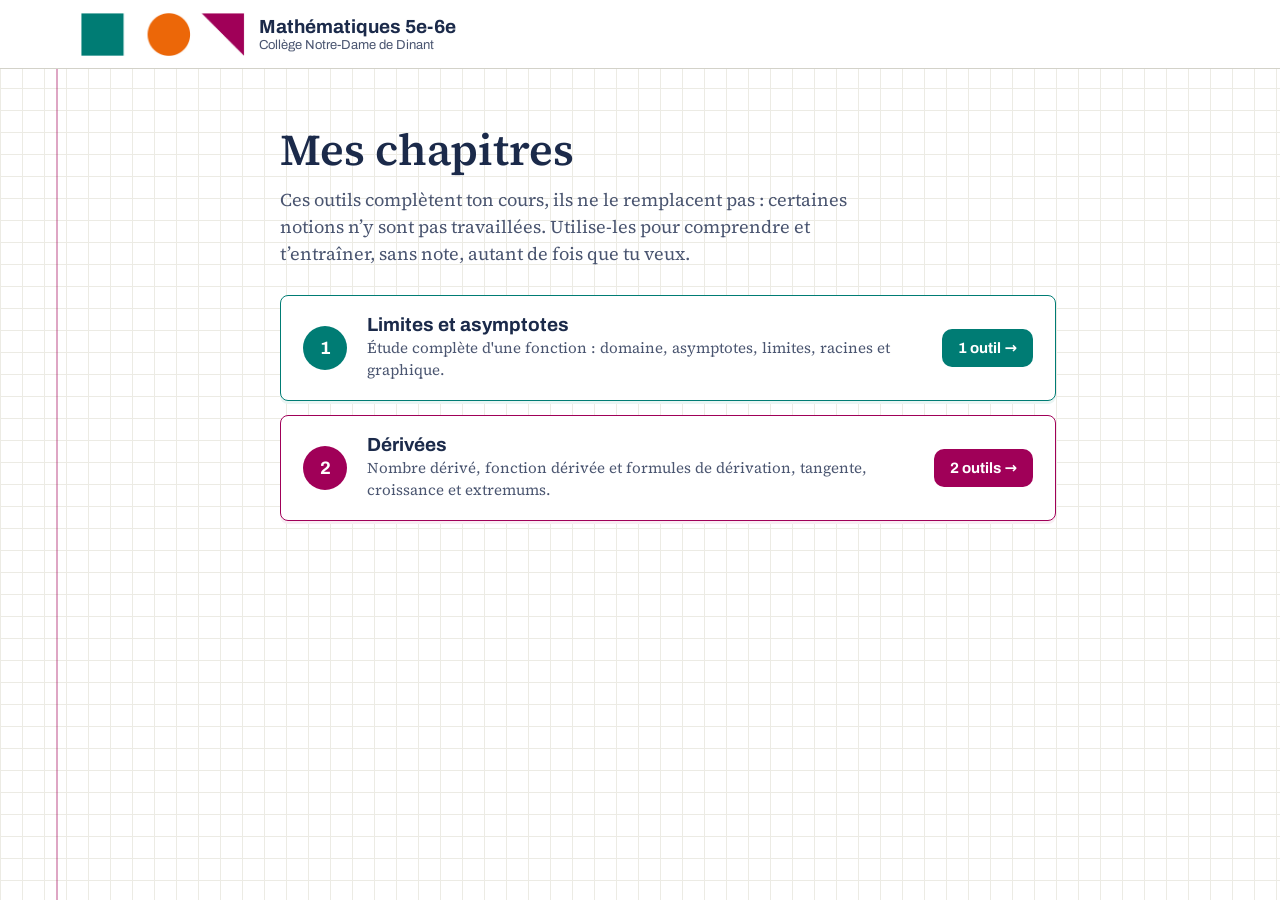
<file: index.html>
<!DOCTYPE html>
<html lang="fr">
<head>
<meta charset="utf-8">
<meta name="viewport" content="width=device-width,initial-scale=1">
<title>Mathématiques 5e-6e · CNDD</title>
<link rel="icon" type="image/svg+xml" href="data:image/svg+xml,%3Csvg%20xmlns%3D%22http%3A%2F%2Fwww.w3.org%2F2000%2Fsvg%22%20viewBox%3D%220%200%2032%2032%22%3E%3Crect%20width%3D%2215%22%20height%3D%2215%22%20rx%3D%223%22%20fill%3D%22%23007C74%22%2F%3E%3Crect%20x%3D%2217%22%20width%3D%2215%22%20height%3D%2215%22%20rx%3D%223%22%20fill%3D%22%23A00058%22%2F%3E%3Crect%20y%3D%2217%22%20width%3D%2215%22%20height%3D%2215%22%20rx%3D%223%22%20fill%3D%22%23EC6708%22%2F%3E%3Crect%20x%3D%2217%22%20y%3D%2217%22%20width%3D%2215%22%20height%3D%2215%22%20rx%3D%223%22%20fill%3D%22%233B5C76%22%2F%3E%3Cpath%20d%3D%22M7.5%203.5V11.5M3.5%207.5H11.5M20.5%207.5H28.5M4.7%2021.7L10.3%2027.3M10.3%2021.7L4.7%2027.3M20.5%2024.5H28.5%22%20stroke%3D%22%23fff%22%20stroke-width%3D%222.4%22%20stroke-linecap%3D%22round%22%2F%3E%3Ccircle%20cx%3D%2224.5%22%20cy%3D%2221%22%20r%3D%221.5%22%20fill%3D%22%23fff%22%2F%3E%3Ccircle%20cx%3D%2224.5%22%20cy%3D%2228%22%20r%3D%221.5%22%20fill%3D%22%23fff%22%2F%3E%3C%2Fsvg%3E">
<link rel="stylesheet" href="site.css?v=500dfc6e">
</head>
<body>
<header>
  <a class="logo" href="index.html" title="Accueil du site : tous les chapitres"><img src="logo.png" alt="Logo du Collège Notre-Dame de Dinant"></a>
  <div class="marque"><b>Mathématiques 5e-6e</b><span>Collège Notre-Dame de Dinant</span></div>
  
</header>
<main>
<div class="titre"><h1>Mes chapitres</h1><p class="intro">Ces outils complètent ton cours, ils ne le remplacent pas : certaines notions n’y sont pas travaillées. Utilise-les pour comprendre et t’entraîner, sans note, autant de fois que tu veux.</p></div>
<div class="reprendre" id="reprendre" hidden></div>
<script>
(function () {
  var connus = {"limites-asymptotes/etude-de-fonction.html":"Chapitre 1","derivees/derivees.html":"Chapitre 2","derivees/verifier.html":"Chapitre 2"}, d = null;
  try { d = JSON.parse(localStorage.getItem("site-56elmi.dernier")); } catch (e) {}
  if (!d || !connus[d.href]) return;
  var esc = function (s) { return String(s).replace(/[&<>"]/g, function (c) { return { '&': '&amp;', '<': '&lt;', '>': '&gt;', '"': '&quot;' }[c]; }); };
  var ou = esc(connus[d.href]) + ' · <b>' + esc(d.outil) + '</b>';
  if (d.onglet) ou += ' · ' + esc(d.onglet) + (d.niv == null ? '' : d.niv === 0 ? ' (Explorer)' : ' (' + (d.nomNiv ? esc(d.nomNiv.toLowerCase()) : 'niveau') + ' ' + d.niv + ')');
  var lien = d.href + (d.ex ? '#ex=' + encodeURIComponent(d.ex) + (d.niv != null ? '&niv=' + d.niv : '') : '');
  var box = document.getElementById('reprendre');
  box.innerHTML = '<span>Tu t’étais arrêté ici : ' + ou + '</span><a href="' + esc(lien) + '">Reprendre →</a>';
  box.hidden = false;
})();
</script>
<ul class="liste" aria-label="Chapitres">
<li><a class="fiche" style="--accent:#007C74;--bg:#EAF5F3" href="limites-asymptotes/index.html"><span class="rond">1</span>
    <span class="texte"><b>Limites et asymptotes</b><span>Étude complète d'une fonction : domaine, asymptotes, limites, racines et graphique.</span></span>
    <span class="etat">1 outil →</span></a></li>
<li><a class="fiche" style="--accent:#A00058;--bg:#F9EDF3" href="derivees/index.html"><span class="rond">2</span>
    <span class="texte"><b>Dérivées</b><span>Nombre dérivé, fonction dérivée et formules de dérivation, tangente, croissance et extremums.</span></span>
    <span class="etat">2 outils →</span></a></li>
</ul>
</main>
</body>
</html>
</file>
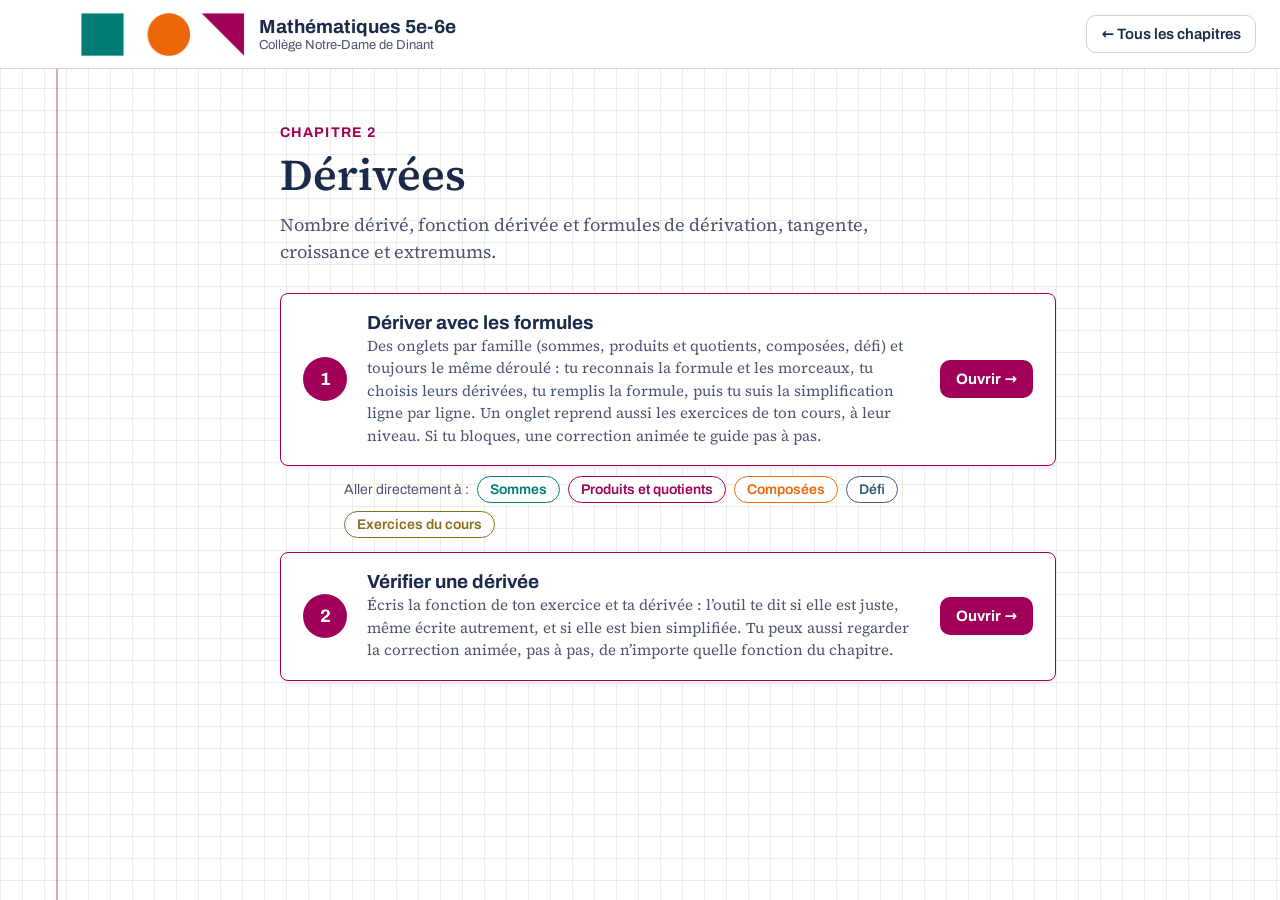
<file: derivees/index.html>
<!DOCTYPE html>
<html lang="fr">
<head>
<meta charset="utf-8">
<meta name="viewport" content="width=device-width,initial-scale=1">
<title>Chapitre 2 : Dérivées · CNDD (5e-6e)</title>
<link rel="icon" type="image/svg+xml" href="data:image/svg+xml,%3Csvg%20xmlns%3D%22http%3A%2F%2Fwww.w3.org%2F2000%2Fsvg%22%20viewBox%3D%220%200%2032%2032%22%3E%3Crect%20width%3D%2215%22%20height%3D%2215%22%20rx%3D%223%22%20fill%3D%22%23007C74%22%2F%3E%3Crect%20x%3D%2217%22%20width%3D%2215%22%20height%3D%2215%22%20rx%3D%223%22%20fill%3D%22%23A00058%22%2F%3E%3Crect%20y%3D%2217%22%20width%3D%2215%22%20height%3D%2215%22%20rx%3D%223%22%20fill%3D%22%23EC6708%22%2F%3E%3Crect%20x%3D%2217%22%20y%3D%2217%22%20width%3D%2215%22%20height%3D%2215%22%20rx%3D%223%22%20fill%3D%22%233B5C76%22%2F%3E%3Cpath%20d%3D%22M7.5%203.5V11.5M3.5%207.5H11.5M20.5%207.5H28.5M4.7%2021.7L10.3%2027.3M10.3%2021.7L4.7%2027.3M20.5%2024.5H28.5%22%20stroke%3D%22%23fff%22%20stroke-width%3D%222.4%22%20stroke-linecap%3D%22round%22%2F%3E%3Ccircle%20cx%3D%2224.5%22%20cy%3D%2221%22%20r%3D%221.5%22%20fill%3D%22%23fff%22%2F%3E%3Ccircle%20cx%3D%2224.5%22%20cy%3D%2228%22%20r%3D%221.5%22%20fill%3D%22%23fff%22%2F%3E%3C%2Fsvg%3E">
<link rel="stylesheet" href="../site.css?v=500dfc6e">
</head>
<body>
<header>
  <a class="logo" href="../index.html" title="Accueil du site : tous les chapitres"><img src="../logo.png" alt="Logo du Collège Notre-Dame de Dinant"></a>
  <div class="marque"><b>Mathématiques 5e-6e</b><span>Collège Notre-Dame de Dinant</span></div>
  <nav aria-label="Navigation"><a href="../index.html">← Tous les chapitres</a></nav>
</header>
<main>
<div class="titre" style="--accent:#A00058"><span class="chap">Chapitre 2</span>
<h1>Dérivées</h1><p class="intro">Nombre dérivé, fonction dérivée et formules de dérivation, tangente, croissance et extremums.</p></div>
<ul class="liste" style="--accent:#A00058;--bg:#F9EDF3" aria-label="Outils du chapitre">
<li><a class="fiche" href="derivees.html">
    <span class="rond">1</span>
    <span class="texte"><b>Dériver avec les formules</b><span>Des onglets par famille (sommes, produits et quotients, composées, défi) et toujours le même déroulé : tu reconnais la formule et les morceaux, tu choisis leurs dérivées, tu remplis la formule, puis tu suis la simplification ligne par ligne. Un onglet reprend aussi les exercices de ton cours, à leur niveau. Si tu bloques, une correction animée te guide pas à pas.</span></span>
    <span class="etat">Ouvrir →</span></a>
    <nav class="onglets" aria-label="Onglets de Dériver avec les formules">Aller directement à : <a href="derivees.html#ex=somme" style="--c:#007C74">Sommes</a><a href="derivees.html#ex=prodquot" style="--c:#A00058">Produits et quotients</a><a href="derivees.html#ex=composee" style="--c:#EC6708">Composées</a><a href="derivees.html#ex=defi" style="--c:#3B5C76">Défi</a><a href="derivees.html#ex=cours" style="--c:#8A6D1D">Exercices du cours</a></nav></li>
<li><a class="fiche" href="verifier.html">
    <span class="rond">2</span>
    <span class="texte"><b>Vérifier une dérivée</b><span>Écris la fonction de ton exercice et ta dérivée : l’outil te dit si elle est juste, même écrite autrement, et si elle est bien simplifiée. Tu peux aussi regarder la correction animée, pas à pas, de n’importe quelle fonction du chapitre.</span></span>
    <span class="etat">Ouvrir →</span></a></li>
</ul>
</main>
</body>
</html>
</file>
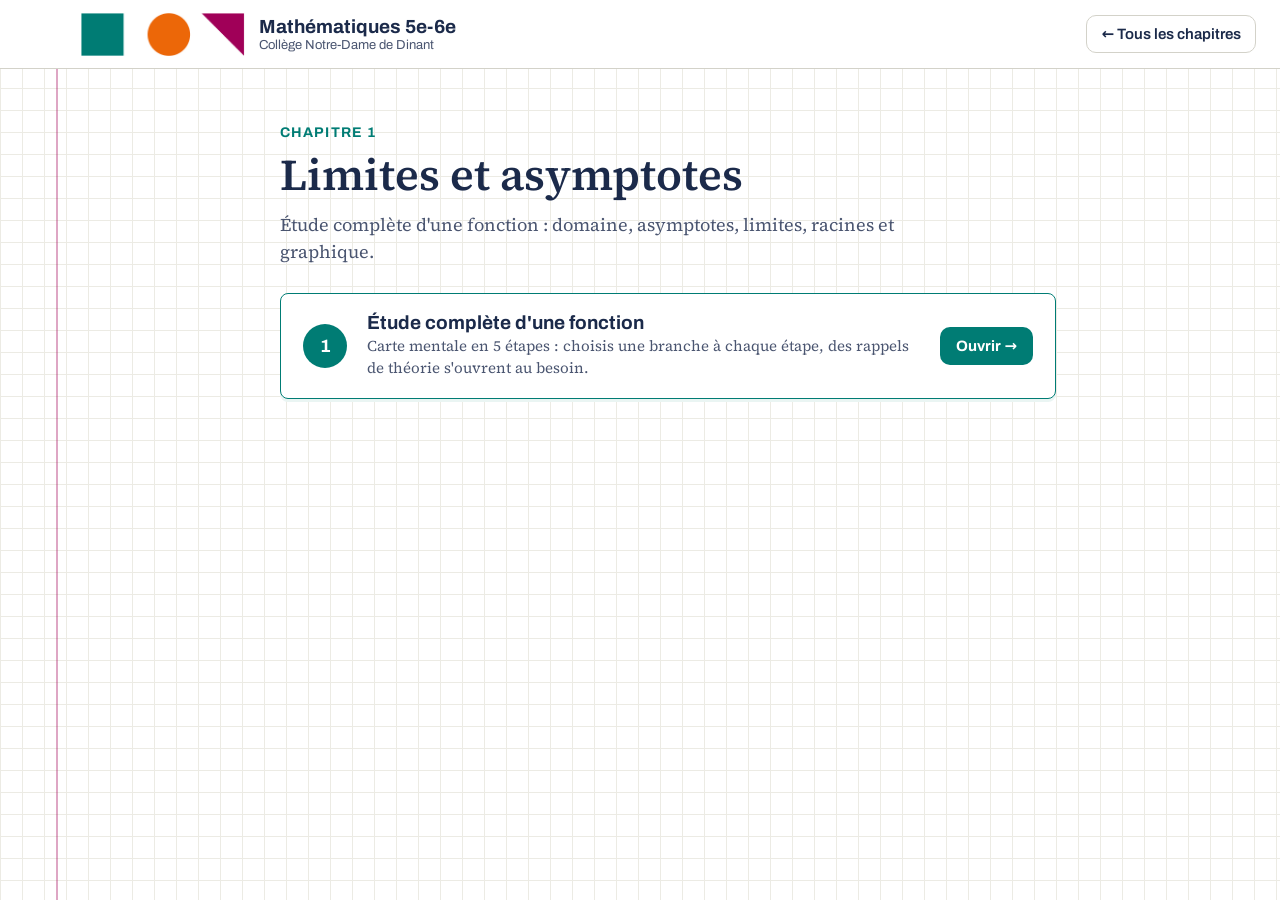
<file: limites-asymptotes/index.html>
<!DOCTYPE html>
<html lang="fr">
<head>
<meta charset="utf-8">
<meta name="viewport" content="width=device-width,initial-scale=1">
<title>Chapitre 1 : Limites et asymptotes · CNDD (5e-6e)</title>
<link rel="icon" type="image/svg+xml" href="data:image/svg+xml,%3Csvg%20xmlns%3D%22http%3A%2F%2Fwww.w3.org%2F2000%2Fsvg%22%20viewBox%3D%220%200%2032%2032%22%3E%3Crect%20width%3D%2215%22%20height%3D%2215%22%20rx%3D%223%22%20fill%3D%22%23007C74%22%2F%3E%3Crect%20x%3D%2217%22%20width%3D%2215%22%20height%3D%2215%22%20rx%3D%223%22%20fill%3D%22%23A00058%22%2F%3E%3Crect%20y%3D%2217%22%20width%3D%2215%22%20height%3D%2215%22%20rx%3D%223%22%20fill%3D%22%23EC6708%22%2F%3E%3Crect%20x%3D%2217%22%20y%3D%2217%22%20width%3D%2215%22%20height%3D%2215%22%20rx%3D%223%22%20fill%3D%22%233B5C76%22%2F%3E%3Cpath%20d%3D%22M7.5%203.5V11.5M3.5%207.5H11.5M20.5%207.5H28.5M4.7%2021.7L10.3%2027.3M10.3%2021.7L4.7%2027.3M20.5%2024.5H28.5%22%20stroke%3D%22%23fff%22%20stroke-width%3D%222.4%22%20stroke-linecap%3D%22round%22%2F%3E%3Ccircle%20cx%3D%2224.5%22%20cy%3D%2221%22%20r%3D%221.5%22%20fill%3D%22%23fff%22%2F%3E%3Ccircle%20cx%3D%2224.5%22%20cy%3D%2228%22%20r%3D%221.5%22%20fill%3D%22%23fff%22%2F%3E%3C%2Fsvg%3E">
<link rel="stylesheet" href="../site.css?v=500dfc6e">
</head>
<body>
<header>
  <a class="logo" href="../index.html" title="Accueil du site : tous les chapitres"><img src="../logo.png" alt="Logo du Collège Notre-Dame de Dinant"></a>
  <div class="marque"><b>Mathématiques 5e-6e</b><span>Collège Notre-Dame de Dinant</span></div>
  <nav aria-label="Navigation"><a href="../index.html">← Tous les chapitres</a></nav>
</header>
<main>
<div class="titre" style="--accent:#007C74"><span class="chap">Chapitre 1</span>
<h1>Limites et asymptotes</h1><p class="intro">Étude complète d'une fonction : domaine, asymptotes, limites, racines et graphique.</p></div>
<ul class="liste" style="--accent:#007C74;--bg:#EAF5F3" aria-label="Outils du chapitre">
<li><a class="fiche" href="etude-de-fonction.html">
    <span class="rond">1</span>
    <span class="texte"><b>Étude complète d'une fonction</b><span>Carte mentale en 5 étapes : choisis une branche à chaque étape, des rappels de théorie s'ouvrent au besoin.</span></span>
    <span class="etat">Ouvrir →</span></a></li>
</ul>
</main>
</body>
</html>
</file>
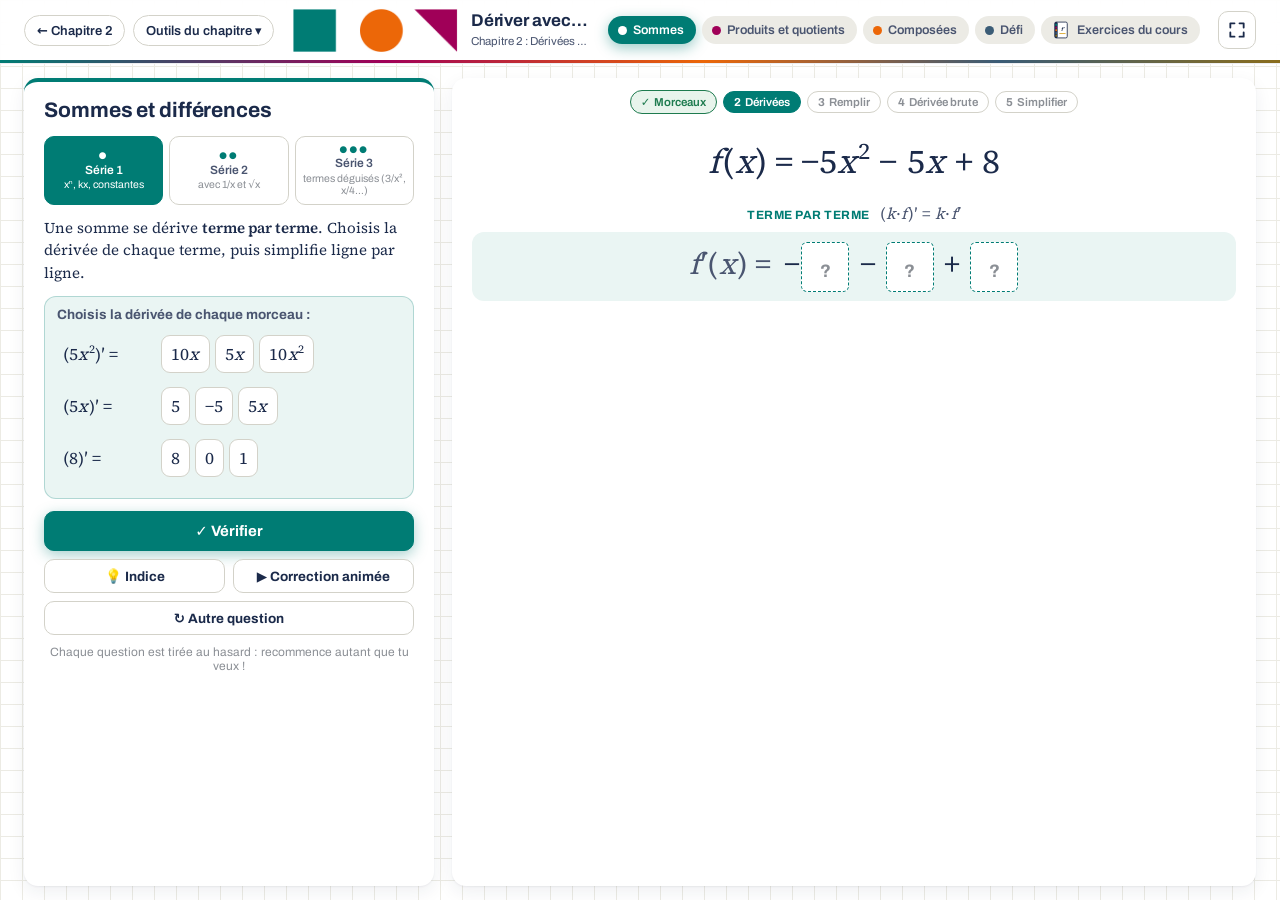
<file: derivees/derivees.html>
<!DOCTYPE html>
<html lang="fr">
<head>
<meta charset="UTF-8">
<meta name="viewport" content="width=device-width, initial-scale=1">
<title>Dériver avec les formules</title>
<link rel="icon" type="image/svg+xml" href="data:image/svg+xml,%3Csvg%20xmlns%3D%22http%3A%2F%2Fwww.w3.org%2F2000%2Fsvg%22%20viewBox%3D%220%200%2032%2032%22%3E%3Crect%20width%3D%2215%22%20height%3D%2215%22%20rx%3D%223%22%20fill%3D%22%23007C74%22%2F%3E%3Crect%20x%3D%2217%22%20width%3D%2215%22%20height%3D%2215%22%20rx%3D%223%22%20fill%3D%22%23A00058%22%2F%3E%3Crect%20y%3D%2217%22%20width%3D%2215%22%20height%3D%2215%22%20rx%3D%223%22%20fill%3D%22%23EC6708%22%2F%3E%3Crect%20x%3D%2217%22%20y%3D%2217%22%20width%3D%2215%22%20height%3D%2215%22%20rx%3D%223%22%20fill%3D%22%233B5C76%22%2F%3E%3Cpath%20d%3D%22M7.5%203.5V11.5M3.5%207.5H11.5M20.5%207.5H28.5M4.7%2021.7L10.3%2027.3M10.3%2021.7L4.7%2027.3M20.5%2024.5H28.5%22%20stroke%3D%22%23fff%22%20stroke-width%3D%222.4%22%20stroke-linecap%3D%22round%22%2F%3E%3Ccircle%20cx%3D%2224.5%22%20cy%3D%2221%22%20r%3D%221.5%22%20fill%3D%22%23fff%22%2F%3E%3Ccircle%20cx%3D%2224.5%22%20cy%3D%2228%22%20r%3D%221.5%22%20fill%3D%22%23fff%22%2F%3E%3C%2Fsvg%3E">
<style>
@font-face { font-family:'Archivo'; font-style:normal; font-weight:400; src:url([data-uri]) format('woff2'); }
@font-face { font-family:'Archivo'; font-style:normal; font-weight:600; src:url([data-uri]) format('woff2'); }
@font-face { font-family:'Archivo'; font-style:normal; font-weight:700; src:url([data-uri]) format('woff2'); }
@font-face { font-family:'Source Serif 4'; font-style:normal; font-weight:400; src:url([data-uri]) format('woff2'); }
@font-face { font-family:'Source Serif 4'; font-style:normal; font-weight:600; src:url([data-uri]) format('woff2'); }
* { box-sizing: border-box; }
:root {
  --ink: #1B2A4A; --ink2: #4A5570; --ink3: #8B8F95; --line: #D3D2C9;
  --paper: #F4F3EE; --card: #FFFFFF;
  --ok: #1E7B4F; --ok-bg: #E8F4EC; --ko: #B4233C; --ko-bg: #FBECEE;
  --shadow: 0 1px 2px rgba(27,42,74,.06), 0 6px 18px rgba(27,42,74,.07);
  --shadow-lg: 0 2px 4px rgba(27,42,74,.06), 0 16px 40px rgba(27,42,74,.14);
  --ui: "Archivo", system-ui, sans-serif;
  --accent: #007C74; --bg: #EAF5F3;
}
html { scroll-behavior: smooth; }
body {
  margin: 0; font-family: "Source Serif 4", Georgia, serif; color: var(--ink);
  /* Fond « cahier » : quadrillage fin sur blanc */
  background-color: #fff;
  background-image: linear-gradient(#ECEBE4 1px, transparent 1px), linear-gradient(90deg, #ECEBE4 1px, transparent 1px);
  background-size: 22px 22px;
  -webkit-font-smoothing: antialiased;
}
button, input { font: inherit; }
:focus-visible { outline: 3px solid color-mix(in srgb, var(--accent) 55%, transparent); outline-offset: 3px; }

/* ---------- top bar ---------- */
.topbar {
  position: sticky; top: 0; z-index: 30;
  background: rgba(255,255,255,.9); backdrop-filter: blur(12px); -webkit-backdrop-filter: blur(12px);
  border-bottom: 1px solid rgba(27,42,74,.08);
}
.topbar-inner { max-width: 1320px; margin: 0 auto; padding: 10px 24px; display: flex; align-items: center; gap: 18px; }
.brand { display: flex; align-items: center; gap: 13px; min-width: 0; }
.brand img { height: 44px; width: auto; flex-shrink: 0; }
.brand h1 { font: 700 17px/1.2 var(--ui); margin: 0; letter-spacing: -.1px; }
.brand p { font: 400 11.5px/1.3 var(--ui); color: var(--ink2); margin: 3px 0 0; }
.tabs { display: flex; gap: 6px; margin-left: auto; flex-wrap: wrap; justify-content: flex-end; }
.tabs[hidden] { display: none; }
.tab {
  --c: #1B2A4A;
  display: flex; align-items: center; gap: 7px; border: 1.5px solid transparent;
  background: #ECEBE5; color: var(--ink2); border-radius: 999px; padding: 6px 13px 6px 10px;
  font: 600 12.5px var(--ui); white-space: nowrap; cursor: pointer;
  transition: background .25s, color .25s, border-color .25s, box-shadow .25s;
}
.tab .n { width: 9px; height: 9px; border-radius: 50%; background: var(--c); flex-shrink: 0; }
.tab.current .n { background: #fff; }
.tab:hover { border-color: var(--c); color: var(--c); background: #fff; }
.tab.current { background: var(--c); color: #fff; box-shadow: 0 4px 14px color-mix(in srgb, var(--c) 40%, transparent); }
.progress { height: 3px; background: linear-gradient(90deg, #007C74, #A00058 30%, #EC6708 55%, #3B5C76 78%, #8A6D1D); }

/* ---------- workspace ---------- */
.workspace {
  max-width: 1320px; margin: 0 auto; padding: 22px 24px 40px;
  display: grid; grid-template-columns: minmax(330px, 410px) minmax(0, 1fr); gap: 22px; align-items: start;
}
.node { background: var(--card); border-radius: 14px; box-shadow: var(--shadow); }
.panel { padding: 20px 22px 22px; border-top: 4px solid var(--accent); position: relative; overflow: hidden; }
.panel .num { position: absolute; right: 10px; top: 6px; font: 700 72px/1 var(--ui); color: var(--accent); opacity: .09; letter-spacing: -3px; pointer-events: none; }
.tag { font: 700 10.5px var(--ui); color: var(--accent); text-transform: uppercase; letter-spacing: .9px; }
.panel h2 { font: 700 21px/1.22 var(--ui); margin: 0; letter-spacing: -.1px; }

.levels { display: flex; gap: 6px; margin: 16px 0 0; }
.lvl {
  flex: 1; border: 1.5px solid var(--line); background: #fff; color: var(--ink2); border-radius: 10px;
  padding: 7px 6px 6px; cursor: pointer; font: 600 12px/1.2 var(--ui); text-align: center;
  transition: background .2s, border-color .2s, color .2s;
}
.lvl .dots { display: block; letter-spacing: 2px; font-size: 9px; color: var(--accent); margin-bottom: 2px; }
.lvl small { display: block; font-weight: 400; font-size: 10.5px; color: var(--ink3); margin-top: 2px; }
.lvl:hover { border-color: var(--accent); }
.lvl.on { background: var(--accent); border-color: var(--accent); color: #fff; }
.lvl.on .dots, .lvl.on small { color: #fff; }

.consigne { margin: 16px 0 0; font-size: 15px; line-height: 1.5; }
.consigne .warn {
  display: block; margin-top: 8px; padding: 8px 11px; border-radius: 8px; font-size: 14px;
  background: var(--bg); border-left: 4px solid var(--accent);
}
.question {
  margin: 16px 0 0; padding: 16px 14px; border-radius: 12px; background: var(--bg);
  border: 1.5px solid color-mix(in srgb, var(--accent) 25%, transparent);
  font-size: 23px; line-height: 1.6; text-align: center; min-height: 72px;
  display: flex; flex-wrap: wrap; align-items: center; justify-content: center; gap: 4px 8px;
}
.question .qhint { flex-basis: 100%; font: 400 12.5px var(--ui); color: var(--ink2); }
.ans {
  width: 86px; padding: 4px 6px; border: 2px dashed var(--accent); border-radius: 8px; background: #fff;
  color: var(--ink); font: 600 21px var(--ui); text-align: center; transition: border-color .2s, background .2s;
}
.ans.vec-in { width: 70px; text-transform: uppercase; letter-spacing: 1px; }
.ans:focus { outline: none; border-style: solid; box-shadow: 0 0 0 4px color-mix(in srgb, var(--accent) 18%, transparent); }
.ans.good { border: 2px solid var(--ok); background: var(--ok-bg); }
.ans.bad { border: 2px solid var(--ko); background: var(--ko-bg); }
.ans-wrap { display: inline-flex; flex-direction: column; align-items: center; }
.ans-wrap .arrow-over { width: 64px; height: 9px; color: var(--accent); margin-bottom: 1px; }
.slot {
  display: inline-block; min-width: 70px; padding: 3px 10px; border-radius: 8px; border: 2px dashed var(--accent);
  background: #fff; font: 600 15px/1.4 var(--ui); color: var(--ink3);
}
.slot.filled { border-style: solid; color: var(--accent); }

.actions { display: grid; grid-template-columns: 1fr 1fr; gap: 8px; margin-top: 16px; }
.btn {
  font: 700 13.5px var(--ui); border-radius: 10px; padding: 10px 12px; cursor: pointer;
  border: 1.5px solid var(--line); background: #fff; color: var(--ink);
  display: inline-flex; align-items: center; justify-content: center; gap: 7px;
  transition: transform .15s, box-shadow .15s, background .2s;
}
.btn:hover { transform: translateY(-1px); box-shadow: var(--shadow); }
.btn:active { transform: translateY(1px); }
.btn.primary { grid-column: 1 / -1; background: var(--accent); border-color: var(--accent); color: #fff; font-size: 15px; padding: 12px; box-shadow: 0 4px 14px color-mix(in srgb, var(--accent) 35%, transparent); }
.btn.next { grid-column: 1 / -1; }
.btn.pulse { background: var(--accent); border-color: var(--accent); color: #fff; animation: pulse 1.6s ease-in-out infinite; }
@keyframes pulse { 0%,100% { box-shadow: 0 0 0 0 color-mix(in srgb, var(--accent) 45%, transparent); } 50% { box-shadow: 0 0 0 7px transparent; } }
.btn[disabled] { opacity: .45; pointer-events: none; }

.fb { margin-top: 12px; padding: 12px 14px; border-radius: 10px; font-size: 14.5px; line-height: 1.5; display: none; }
.fb.show { display: block; animation: reveal .4s cubic-bezier(.2,.9,.3,1.15); }
.fb.ok { background: var(--ok-bg); border-left: 4px solid var(--ok); }
.fb.ko { background: var(--ko-bg); border-left: 4px solid var(--ko); }
.fb.hint { background: #FFF8E6; border-left: 4px solid #D9A21B; }
.fb.sol { background: var(--bg); border-left: 4px solid var(--accent); }
.fb b.t { font-family: var(--ui); display: block; margin-bottom: 3px; }
.fb .step { margin: 4px 0 0; }
@keyframes reveal { from { opacity: 0; transform: scale(.96); } to { opacity: 1; transform: none; } }
.score { margin-top: 14px; font: 400 12px var(--ui); color: var(--ink3); text-align: center; }
.score b { color: var(--accent); }

.figure-card { padding: 10px; position: sticky; top: 84px; }
.figure-card svg { display: block; width: 100%; height: auto; max-height: calc(100vh - 215px); touch-action: none; user-select: none; -webkit-user-select: none; }
.fig-tip { font: 400 12.5px/1.4 var(--ui); color: var(--ink2); text-align: center; margin: 4px 0 2px; }
.fig-tools { display: flex; gap: 8px; justify-content: center; margin: 2px 0 6px; flex-wrap: wrap; }
.fig-tools:empty { display: none; }
.en-correction > :not(.stepbar) { display: none; }
/* correction pas à pas : un seul bloc (calcul écrit, phrase, navigation), sous la réponse */
.stepbar { width: 100%; margin-top: 12px; background: var(--bg); border: 1.5px solid color-mix(in srgb, var(--accent) 30%, transparent); border-left: 4px solid var(--accent); border-radius: 12px; padding: 10px 14px; }
.stepbar[hidden] { display: none; }
.figure-card > .stepbar { margin: 0 0 8px; }
.corr-tete { display: flex; justify-content: space-between; align-items: baseline; gap: 8px; }
.corr-tete b { font: 700 12px var(--ui); color: var(--accent); text-transform: uppercase; letter-spacing: .5px; }
.calcs-zone { margin-top: 6px; padding: 4px 8px; background: #fff; border-radius: 8px; max-height: 32vh; overflow-y: auto; overscroll-behavior: contain; }
.calcs-zone:empty { display: none; }
/* pendant la correction : seuls « Autre question » et « Nouvelle figure » restent sous le bloc */
body.corrige #bCheck, body.corrige #bHint, body.corrige #bSolve, body.corrige .score { display: none; }
.stepbar .say { margin-top: 8px; font-size: 16px; line-height: 1.55; text-align: left; min-height: 2.4em; }
/* nouvelle phrase : elle s'éclaire doucement, sans repartir du blanc */
.stepbar .say.change { animation: phrase .3s ease; }
@keyframes phrase { from { opacity: .45; } to { opacity: 1; } }
.stepbar .say .sub { color: var(--ink2); font-size: .9em; }
.stepbar .nav { display: flex; gap: 8px; justify-content: center; align-items: center; margin-top: 8px; flex-wrap: wrap; }
.stepbar .count { font: 600 12px var(--ui); color: var(--ink2); min-width: 72px; text-align: center; }
.stepbar .btn.go { background: var(--accent); border-color: var(--accent); color: #fff; }
.stepbar .calcs { font-size: 16px; margin: 3px 0 0; line-height: 1.9; }
.stepbar .calc { display: inline-block; padding: 0 6px; border-radius: 6px; line-height: 1.6; }
.stepbar .calc.item + .calc.item { margin-left: .8em; }
.stepbar .calc.new { background: color-mix(in srgb, var(--accent) 13%, #fff); animation: reveal .35s ease; }
.fig-tools .btn { font-size: 12.5px; padding: 7px 12px; }

/* ---------- math notation ---------- */
.vec { display: inline-block; position: relative; padding-top: .38em; line-height: 1; font-style: normal; white-space: nowrap; }
.vec::before { content: ""; position: absolute; left: .06em; right: .1em; top: .14em; border-top: .075em solid currentColor; }
.vec::after {
  content: ""; position: absolute; right: .08em; top: .14em; width: .26em; height: .26em;
  border-top: .075em solid currentColor; border-right: .075em solid currentColor;
  transform: translate(0, -50%) rotate(45deg); transform-origin: center;
}
.vec.zero::before { left: .02em; right: .02em; }
.fr { display: inline-flex; flex-direction: column; vertical-align: middle; text-align: center; font-size: .8em; line-height: 1.05; margin: 0 .12em; }
.fr > span:first-child { border-bottom: .07em solid currentColor; padding: 0 .12em; }
.cv { display: inline-flex; flex-direction: column; vertical-align: middle; text-align: center; line-height: 1.1; padding: 0 .3em; margin: 0 .1em; position: relative; font-size: .92em; }
.cv::before, .cv::after { content: ""; position: absolute; top: 0; bottom: 0; width: .3em; border: .07em solid currentColor; }
.cv::before { left: 0; border-right: none; border-radius: .5em 0 0 .5em; }
.cv::after { right: 0; border-left: none; border-radius: 0 .5em .5em 0; }
.op { margin: 0 .1em; }

/* ---------- SVG figures ---------- */
.fig .gl { stroke: #E3E1D8; stroke-width: 1; }
.fig .gl.major { stroke: #D3D1C6; }
.fig .lat { fill: #C9C6BA; }
.fig .shape { fill: color-mix(in srgb, var(--accent) 6%, transparent); stroke: var(--ink); stroke-width: 1.8; stroke-linejoin: round; }
.fig .diag { stroke: var(--ink); stroke-width: 1.2; opacity: .55; }
.fig .pt circle.d { fill: var(--ink); }
.fig .pt text { font: 700 15px var(--ui); fill: var(--ink); paint-order: stroke; stroke: #fff; stroke-width: 4px; stroke-linejoin: round; }
.fig .pt .hit { fill: transparent; cursor: pointer; }
.fig .pt.clickable:hover circle.d { fill: var(--accent); }
.fig .pt.flash circle.d { fill: var(--accent); }
.fig .pt.user circle.d { fill: var(--accent); }
.fig .pt.user text { fill: var(--accent); }
.fig .pt.sol circle.d { fill: var(--ok); }
.fig .pt.extra circle.d { fill: var(--accent); }
.fig .pt.extra text { fill: var(--accent); }
.fig .pt.sol text { fill: var(--ok); }
.fig .arr line { stroke: var(--c, var(--ink)); stroke-linecap: round; }
.fig .arr path { fill: var(--c, var(--ink)); }
.fig .arr.ghost { opacity: .4; }
.fig .arr.ghost line { stroke-dasharray: 6 5; }
.fig .arr.user { --c: var(--accent); }
.fig .arr.res { --c: #C2410C; }
.fig .lbl { font: 700 14px var(--ui); paint-order: stroke; stroke: #fff; stroke-width: 4px; stroke-linejoin: round; }
.fig .cnt { font: 600 11px var(--ui); fill: var(--ink2); text-anchor: middle; }
.fig .cursor-dot { fill: var(--accent); opacity: .25; pointer-events: none; }
.fig .origin-pulse { fill: none; stroke: var(--accent); stroke-width: 2; animation: opulse 1.2s ease-out infinite; transform-box: fill-box; transform-origin: center; }
@keyframes opulse { from { opacity: .9; transform: scale(.6); } to { opacity: 0; transform: scale(1.8); } }
.fig .fade-in { animation: fadeIn .4s ease both; }
@keyframes fadeIn { from { opacity: 0; } to { opacity: 1; } }
.fig text.cap { font: 600 12px var(--ui); fill: var(--ink2); }
.fig .piece { cursor: grab; }
.fig .piece:active { cursor: grabbing; }
.fig .piece .hitline { stroke: transparent; stroke-width: 20; stroke-linecap: round; pointer-events: stroke; }
.fig .piece.sel .arr { filter: drop-shadow(0 0 3px rgba(27,42,74,.55)); }
.fig .piece.sel .arr line { stroke-width: 4.2; }
.fig .piece .lbl { pointer-events: none; }
.fig .arr.reject { --c: var(--ko); animation: fadeOut .9s ease forwards; }
@keyframes fadeOut { 0%, 50% { opacity: 1; } 100% { opacity: 0; } }
.fig .join { fill: none; stroke: var(--ok); stroke-width: 3; animation: opulse .65s ease-out 2; transform-box: fill-box; transform-origin: center; }
.fig-tools .btn.on { background: var(--accent); border-color: var(--accent); color: #fff; }
.fig-tools .sep { width: 1px; background: var(--line); margin: 2px 4px; }

@media (max-width: 960px) {
  .workspace { grid-template-columns: 1fr; padding: 16px; }
  .figure-card { position: relative; top: 0; }
  .topbar-inner { flex-wrap: wrap; padding: 10px 16px; }
  .tabs { margin-left: 0; justify-content: flex-start; order: 2; width: 100%; }
  .brand { flex: 1 1 0; }
  .topbar-inner > .pe-bouton { margin-left: auto; }   /* bouton plein écran à droite du titre */
}
@media (max-width: 560px) {
  .brand img { height: 34px; }
  .tab { font-size: 11.5px; padding: 5px 10px 5px 8px; }
  .question { font-size: 20px; }
}
/* ---------- tout sur un écran (ordinateur, Chromebook) ----------
   La page ne défile pas : la figure prend la hauteur restante, et seul le panneau
   de gauche défile si un retour (correction pas à pas) est très long. */
@media (min-width: 961px) and (min-height: 560px) {
  html, body { height: 100%; }
  body { display: flex; flex-direction: column; overflow: hidden; }
  .topbar { flex: none; }
  .topbar-inner { padding: 8px 24px; }
  .workspace {
    flex: 1 1 auto; min-height: 0; width: 100%; padding: 14px 24px; gap: 18px;
    grid-template-rows: minmax(0, 1fr); align-items: stretch;
  }
  .panel { min-height: 0; overflow-y: auto; padding: 16px 20px; }
  .levels, .consigne, .question, .actions { margin-top: 12px; }
  .consigne .warn { margin-top: 6px; padding: 6px 10px; }
  .question { padding: 10px 12px; min-height: 60px; }
  .actions .btn { padding: 8px 10px; }
  .actions .btn.primary { padding: 10px; }
  .fb, .score { margin-top: 10px; }
  .figure-card { position: relative; top: 0; min-height: 0; display: flex; flex-direction: column; }
  .fig-tools, .fig-tip { flex: none; }
  #fig { flex: 1 1 0; min-height: 0; }
  .figure-card svg { width: 100%; height: 100%; max-height: none; }
  /* les retours et la correction sont dans le panneau de gauche : la figure garde toute la hauteur */
  .figure-card > .stepbar { flex: none; max-height: 45%; overflow-y: auto; }
  /* pendant la correction : le panneau s'élargit (l'élève ne travaille plus sur la figure), son haut
     (niveaux, consigne) se replie, et le bloc de correction prend toute la place qui reste : c'est lui qu'on lit */
  body.corrige .workspace { grid-template-columns: minmax(440px, 42%) minmax(0, 1fr); }
  body.corrige .panel .consigne { display: none; }
  /* les niveaux restent accessibles, en mini-boutons sur une ligne (un clic quitte la correction) */
  body.corrige .levels { margin-top: 8px; gap: 4px; }
  body.corrige .lvl { padding: 4px 6px; font-size: 11.5px; }
  body.corrige .lvl .dots { display: inline; margin: 0 4px 0 0; font-size: 8px; }
  body.corrige .lvl small { display: none; }
  /* rien ne se tasse (la question gardait sa hauteur minimale et son contenu débordait) : le bloc de
     correction prend la place qui reste, le calcul écrit défile seul s'il est long, sinon le panneau défile */
  body.corrige .panel { display: flex; flex-direction: column; }
  body.corrige .panel > * { flex-shrink: 0; }
  body.corrige .panel > .stepbar { flex: 1 0 auto; display: flex; flex-direction: column; padding: 14px 18px; }
  body.corrige .stepbar > * { flex-shrink: 0; }
  body.corrige .stepbar .calcs-zone { max-height: 34vh; padding: 6px 10px; }
  body.corrige .stepbar .calcs { font-size: 19px; }
  body.corrige .stepbar .say { font-size: 19px; line-height: 1.5; }
  body.corrige .stepbar .corr-tete b { font-size: 13px; }
  body.corrige .stepbar .count { font-size: 13px; }
  body.corrige .stepbar .nav { margin: 10px 0 4px; }
  body.corrige .stepbar .nav .btn { font-size: 14px; padding: 10px 14px; }
}
/* grand écran : les onglets restent sur une ligne (c'est le titre qui se raccourcit s'il manque de place) */
@media (min-width: 1200px) {
  .tabs { flex-wrap: nowrap; flex-shrink: 0; }
  .brand { flex: 1 1 auto; }
  .brand > div { min-width: 0; }
  .brand h1, .brand p { white-space: nowrap; overflow: hidden; text-overflow: ellipsis; }
  .tab { padding: 6px 11px 6px 9px; gap: 6px; }
}
@media (prefers-reduced-motion: reduce) {
  *, *::before, *::after { animation-duration: .01ms !important; transition-duration: .01ms !important; }
}

/* ---------- écriture mathématique (expr.js) ---------- */
.m { font-family: "Source Serif 4", Georgia, serif; white-space: nowrap; }
.m i { font-style: italic; padding: 0 .02em; }
.m sup { font-size: .68em; line-height: 0; vertical-align: .62em; margin-left: .04em; }
.m .op { margin: 0 .28em; }
.m .op.dot { margin: 0 .12em; }
.m .pa { font-weight: 300; }
/* fraction : la barre est centrée sur l'axe du texte */
.fq { display: inline-flex; flex-direction: column; vertical-align: middle; text-align: center; margin: 0 .12em; }
.fq > span { display: block; padding: 0 .22em; line-height: 1.3; }
.fq > span:first-child { border-bottom: .065em solid currentColor; padding-bottom: .08em; }
.fq > span:last-child { padding-top: .08em; }
.fq .fq { font-size: .92em; }
.fq.pt { font-size: .72em; margin: 0 .06em; }
/* racine : le signe s'étire sur toute la hauteur du radicande */
.rac { display: inline-block; position: relative; padding-left: .6em; margin: 0 .05em; }
.rac-s { position: absolute; left: 0; top: 0; width: .62em; height: 100%; overflow: visible; }
.rac-s path { fill: none; stroke: currentColor; stroke-width: 1.3; vector-effect: non-scaling-stroke; stroke-linejoin: round; }
.rac-i { display: inline-block; border-top: .065em solid currentColor; padding: .12em .12em 0 .06em; line-height: 1.25; }
/* grandes parenthèses (autour d'une fraction) */
.pg { display: inline-block; position: relative; padding: 0 .42em; margin: 0 .04em; }
.pg-g, .pg-d { position: absolute; top: .05em; bottom: .05em; height: calc(100% - .1em); width: .38em; overflow: visible; }
.pg-g { left: 0; } .pg-d { right: 0; }
.pg path { fill: none; stroke: currentColor; stroke-width: 1.1; vector-effect: non-scaling-stroke; }

/* ---------- outil « Dériver » (5e-6e) : fonction en boîtes, cartes des formules ---------- */
.zone-expr { position: relative; height: 100%; min-height: 260px; display: flex; flex-direction: column; align-items: center; justify-content: center; gap: 14px; padding: 18px 10px 6px; }
.zone-expr .expr { width: 100%; max-height: 62%; overflow: hidden; text-align: center; font-size: 36px; line-height: 1.5; padding: .5em .2em .2em; }
/* boîtes : morceaux de la fonction */
.expr .bx { display: inline-block; position: relative; border-radius: .22em; padding: .04em .1em; margin: .06em .02em; border: .06em solid transparent; transition: border-color .25s, background .25s; }
.expr .bx.cible { border: .06em dashed var(--ink3); cursor: pointer; }
.expr .bx.cible:hover, .expr .bx.choisissable { border-color: var(--accent); background: color-mix(in srgb, var(--accent) 7%, transparent); }
.expr .bx.indice { border: .06em dashed #D9A21B; background: #FFF8E6; }
.expr .bx.courant { border: .06em solid color-mix(in srgb, var(--ink) 30%, transparent); }
.expr .bx.ouvert { border-color: color-mix(in srgb, var(--ink) 22%, transparent); }
.expr .bx[class*=" r-"] { border: .06em solid var(--c); background: color-mix(in srgb, var(--c) 6%, transparent); }
.expr .bx[data-lab]::before {
  content: attr(data-lab); position: absolute; left: -.2em; top: -.62em; z-index: 1;
  font: 700 .36em/1.45 var(--ui); color: #fff; background: var(--c); border-radius: .5em; padding: 0 .45em; font-style: italic;
}
.expr .bx[data-op]::after {
  content: attr(data-op); position: absolute; right: -.15em; top: -.62em; z-index: 1; white-space: nowrap;
  font: 700 .3em/1.5 var(--ui); color: var(--ink2); background: #fff; border: 1px solid var(--line); border-radius: .5em; padding: 0 .5em;
}
.r-f { --c: #007C74; } .r-g { --c: #A00058; } .r-u { --c: #EC6708; } .r-k { --c: #3B5C76; } .r-terme { --c: #8A6D1D; }
.qui { display: inline-block; font: italic 700 .82em/1.3 var(--ui); color: #fff; background: var(--c, var(--ink2)); border-radius: 6px; padding: 0 .4em; }
/* formules trouvées, sous la fonction */
.formules-vues { width: 100%; max-width: 760px; display: flex; flex-direction: column; gap: 6px; }
.formules-vues:empty { display: none; }
.fv { margin: 0; padding: 6px 12px; border-radius: 10px; background: var(--bg); border-left: 4px solid var(--accent); font-size: 17px; line-height: 1.6; }
.fv.new { animation: apparait .5s ease both; box-shadow: 0 0 0 2px color-mix(in srgb, var(--accent) 35%, transparent); }
@keyframes apparait { from { opacity: 0; transform: translateY(6px); } to { opacity: 1; transform: none; } }
.fv b { font: 700 13px var(--ui); margin-right: 6px; }
.fv .ici { font-size: 14px; color: var(--ink2); }
.defis { font: 600 13px var(--ui); color: var(--ink2); }
.defi.fait { color: var(--ok); }
/* zone réponse : cartes des formules et étiquettes */
.question:has(.cartes), .question:has(.puces) { display: block; text-align: left; font-size: 16px; padding: 10px 12px 12px; }
.question .qtitre { margin: 0 0 8px; font: 700 13.5px var(--ui); color: var(--ink2); }
.question .qf { font-size: 26px; }
.cartes { display: grid; grid-template-columns: repeat(4, 1fr); gap: 5px; }
.carte {
  border: 1.5px solid var(--line); background: #fff; border-radius: 10px; padding: 5px 8px 6px; cursor: pointer; text-align: left;
  display: flex; flex-direction: column; align-items: center; gap: 0; min-height: 50px; padding: 4px 3px 5px; transition: border-color .2s, background .2s, box-shadow .2s; color: var(--ink);
}
.carte small { font: 600 9.5px var(--ui); color: var(--ink3); text-transform: uppercase; letter-spacing: .4px; white-space: nowrap; }
.carte .mw { flex: 1; display: flex; align-items: center; }
.carte .m { font-size: 18px; }
.carte:hover { border-color: var(--accent); }
.carte.on { border-color: var(--accent); background: color-mix(in srgb, var(--accent) 10%, #fff); box-shadow: 0 0 0 3px color-mix(in srgb, var(--accent) 18%, transparent); }
.puces { display: flex; gap: 10px; justify-content: center; margin: 4px 0 6px; }
.puce { font: italic 700 22px var(--ui); color: #fff; background: var(--c); border: 3px solid transparent; border-radius: 12px; min-width: 56px; padding: 4px 14px; cursor: pointer; transition: transform .15s, box-shadow .2s, opacity .2s; }
.puce.on { box-shadow: 0 0 0 3px #fff, 0 0 0 6px var(--c); transform: translateY(-2px); }
.puce.place { opacity: .55; }
.question .qhint { text-align: center; }
/* fenêtre « Exercice du cours » */
#fig { position: relative; }
.figure-card .zone-expr ~ svg { display: none; }
/* le style partagé de la 4e étire les SVG de la figure : pas les signes racine ni les parenthèses */
.figure-card svg.rac-s, .figure-card svg.pg-g, .figure-card svg.pg-d { width: .62em; height: 100%; max-height: none; display: block; touch-action: auto; }
.figure-card svg.pg-g, .figure-card svg.pg-d { width: .38em; height: calc(100% - .1em); }
.fv.feuille { border-left-color: var(--line); background: #FAFAF7; }
@media (max-width: 560px) {
  .cartes { grid-template-columns: 1fr 1fr; }
  .zone-expr .expr { font-size: 26px; }
}
/* Explorer : pas de vérification, d'indice ni de correction (comme en 4e) */
.mode-explorer #bCheck, .mode-explorer #bHint, .mode-explorer #bSolve { display: none; }
.mode-explorer #bNext { grid-column: 1 / -1; }
/* étiquettes emboîtées décalées ; boîte en cours d'ouverture ; glisser-déposer */
.expr .bx.lab-d1::before { left: 1.9em; } .expr .bx.lab-d2::before { left: 3.8em; } .expr .bx.lab-d3::before { left: 5.7em; }
.expr .bx.courant { border-color: var(--accent); background: color-mix(in srgb, var(--accent) 9%, transparent); }
.expr .bx.survol { border-color: var(--accent); border-style: solid; background: color-mix(in srgb, var(--accent) 14%, transparent); }
.puce { touch-action: none; }
.puce.fantome { position: fixed; z-index: 100; pointer-events: none; transform: translate(-50%, -60%) scale(1.08); box-shadow: var(--shadow-lg); opacity: .95; }
.zone-expr .formules-vues { flex: 0 1 auto; min-height: 0; overflow-y: auto; scroll-behavior: smooth; }
/* l'étiquette se loge dans une marge en haut de sa boîte : elle ne cache ni un exposant ni le morceau voisin */
.expr .bx[data-lab] { padding-top: .4em; }
.expr .bx[data-lab]::before { top: -.16em; }
.expr .bx[data-lab]::before { font-size: max(.36em, 13px); }
/* Explorer : fonction fixe en haut, lignes ajoutées en dessous, bandeau d'étapes en bas */
.zone-expr.explorer { justify-content: flex-start; gap: 10px; padding-top: 8px; }
.zone-expr.explorer .expr { flex: none; max-height: none; }
.zone-expr.explorer .formules-vues { flex: 1 1 auto; }
.expr .bx.lab-place { padding-top: .4em; }
.expr .bx { transition: border-color .35s ease, background-color .35s ease; }
.ex-nav { flex: none; width: 100%; display: flex; gap: 8px; justify-content: center; align-items: center; flex-wrap: wrap;
  background: var(--bg); border: 1.5px solid color-mix(in srgb, var(--accent) 30%, transparent); border-radius: 12px; padding: 8px 10px; }
.ex-nav .count { font: 600 12px var(--ui); color: var(--ink2); min-width: 72px; text-align: center; }
.ex-nav .btn { font-size: 12.5px; padding: 7px 12px; }
.ex-nav .btn.go { background: var(--accent); border-color: var(--accent); color: #fff; }
/* termes d'une somme à placer sur une ligne du formulaire */
.expr .bx.faux { --c: var(--ko); border: .06em solid var(--ko); background: var(--ko-bg); }
.fantome { position: fixed; z-index: 100; pointer-events: none; transform: translate(-50%, -60%) scale(1.06); }
.fantome > .m { display: inline-block; background: #fff; border: 2px solid var(--accent); border-radius: 8px; padding: 2px 10px; font-size: 24px; box-shadow: var(--shadow-lg); }
.fantome > .puce { box-shadow: var(--shadow-lg); }
/* ---------- onglet « Remplir la formule » ---------- */
.zone-expr.remplir { justify-content: flex-start; gap: 8px; padding-top: 6px; }
.zone-expr.remplir .expr { flex: none; max-height: none; font-size: 30px; padding-top: .3em; }
.formule-nom { flex: none; font-size: 16px; color: var(--ink2); }
.formule-nom b { font: 700 12px var(--ui); text-transform: uppercase; letter-spacing: .5px; color: var(--accent); margin-right: 6px; }
.formule-nom .ici { font-size: 13px; }
.modele { flex: none; width: 100%; text-align: center; font-size: 30px; line-height: 1.6; padding: 8px 6px; border-radius: 12px; background: var(--bg); overflow: hidden; }
.modele .prime { color: var(--ink2); margin-right: .2em; }
.trou { display: inline-block; min-width: 1.6em; min-height: 1.15em; padding: 0 .12em; margin: .04em .06em; vertical-align: middle; border: .06em dashed var(--accent); border-radius: .2em; background: #fff; cursor: pointer; transition: background .2s, border-color .2s; }
.trou .vide { color: var(--ink3); font: 700 .6em var(--ui); }
.trou.plein { border-style: solid; border-color: color-mix(in srgb, var(--accent) 45%, transparent); background: #fff; }
.trou.attend, .trou.survol { border-color: var(--accent); background: color-mix(in srgb, var(--accent) 12%, #fff); }
.trou.faux { border: .06em solid var(--ko); background: var(--ko-bg); }
.trou.bon { border: .06em solid var(--ok); background: var(--ok-bg); cursor: default; }
.lignes-sol { flex: 1 1 auto; min-height: 0; overflow-y: auto; width: 100%; max-width: 820px; display: flex; flex-direction: column; gap: 4px; scroll-behavior: smooth; }
.ls { margin: 0; padding: 4px 12px; font-size: 22px; line-height: 1.7; border-radius: 10px; }
.ls.new { background: color-mix(in srgb, var(--accent) 10%, #fff); animation: apparait .45s ease both; }
.ls .fin { font: 700 12px var(--ui); color: var(--ok); margin-left: 8px; }
.zone-expr.remplir .ex-nav:empty { display: none; }
/* zone réponse : dérivées à choisir, tuiles */
.question:has(.choix-ligne), .question:has(.tuiles) { display: block; text-align: left; font-size: 16px; padding: 10px 12px 12px; }
.choix-ligne { display: flex; align-items: center; gap: 6px; flex-wrap: wrap; padding: 5px 6px; border-radius: 10px; margin-bottom: 4px; }
.choix-ligne.faux { background: var(--ko-bg); }
/* dérivée juste après « Vérifier » : gardée en vert et verrouillée */
.choix-ligne.bon { background: var(--ok-bg); }
.choix-ligne.bon .opt { cursor: default; }
.choix-ligne.bon .opt:not(.on) { opacity: .35; }
.choix-ligne.bon .opt.on { border-color: var(--ok); background: #fff; box-shadow: 0 0 0 3px color-mix(in srgb, var(--ok) 22%, transparent); }
.choix-ligne .verrou { color: var(--ok); font: 700 18px var(--ui); margin-left: 2px; }
.choix-ligne .eti { font-size: 17px; min-width: 92px; }
.choix-ligne .pour { color: var(--ink2); font-size: .9em; }
.opts { display: flex; gap: 5px; flex-wrap: wrap; }
.opt { border: 1.5px solid var(--line); background: #fff; border-radius: 9px; padding: 3px 9px; cursor: pointer; font-size: 17px; color: var(--ink); min-height: 38px; }
.opt:not(:disabled):hover { border-color: var(--accent); }
.opt.on { border-color: var(--accent); background: color-mix(in srgb, var(--accent) 12%, #fff); box-shadow: 0 0 0 3px color-mix(in srgb, var(--accent) 18%, transparent); }
.tuiles { display: grid; grid-template-columns: 1fr 1fr; gap: 6px; }
.tuile { display: flex; align-items: center; gap: 8px; border: 2px solid var(--c); background: #fff; border-radius: 10px; padding: 4px 8px; cursor: grab; touch-action: none; color: var(--ink); font-size: 18px; min-height: 44px; text-align: left; }
.tuile .nom { flex: none; font: italic 700 15px var(--ui); color: #fff; background: var(--c); border-radius: 7px; padding: 1px 8px; }
.tuile.on { box-shadow: 0 0 0 3px #fff, 0 0 0 6px var(--c); }
.fantome > .tuile { display: inline-flex; box-shadow: var(--shadow-lg); }


/* ---------- indicateur des quatre étapes ---------- */
.etapes { display: flex; gap: 6px; list-style: none; margin: 0; padding: 0; flex-wrap: wrap; justify-content: center; align-items: center; }
.etapes li { font: 600 11.5px var(--ui); color: var(--ink3); border: 1px solid var(--line); border-radius: 999px; padding: 4px 10px; background: #fff; white-space: nowrap; }
.etapes li b { margin-right: 4px; }
.etapes li.fait { color: var(--ok); border-color: var(--ok); background: var(--ok-bg); }
.etapes li.fait b::before { content: "✓"; }
.etapes li.fait b span { display: none; }
.etapes li.on { background: var(--accent); border-color: var(--accent); color: #fff; }
@media (max-width: 560px) { .etapes li { font-size: 10.5px; padding: 3px 7px; } }

/* Onglet « Exercices du cours » : icône et rangée de numéros */
.tab .ico { display: block; width: 20px; height: 20px; margin: -3px 0; flex-shrink: 0; }
.tab .ico svg { display: block; width: 100%; height: 100%; }
.ex-cours { display: flex; flex-wrap: wrap; gap: 4px; align-items: center; justify-content: center; width: 100%; }
.ex-cours .grp { font: 700 12px var(--ui); color: var(--accent); margin-right: 2px; }
.ex-cours .sep { width: 1px; align-self: stretch; background: var(--line); margin: 2px 6px; }
.ex-cours .num { min-width: 27px; height: 27px; padding: 0 4px; border-radius: 7px; border: 1.5px solid var(--line); background: #fff; color: var(--ink2); font: 600 12.5px var(--ui); cursor: pointer; }
.ex-cours .num:hover { border-color: var(--accent); color: var(--accent); }
.ex-cours .num.fait { border-color: var(--ok); color: var(--ok); background: var(--ok-bg); }
.ex-cours .num.on { background: var(--accent); border-color: var(--accent); color: #fff; box-shadow: 0 2px 8px color-mix(in srgb, var(--accent) 40%, transparent); }
@media (max-width: 560px) { .ex-cours .num { min-width: 24px; height: 24px; font-size: 11.5px; } }

/* Fenêtre de la simplification : par-dessus la zone de la fonction, toute la place pour le calcul */
.simpl { position: absolute; inset: 4px; z-index: 15; background: #fff; border-radius: 14px; border-top: 4px solid var(--accent); box-shadow: 0 10px 30px rgba(27,42,74,.18); display: flex; flex-direction: column; }
.simpl.ouvre { animation: reveal .3s ease; }
/* ligne surlignée : seule une ligne qui vient d'être ajoutée apparaît en douceur */
.simpl-corps .ls.new { animation: none; }
.simpl-corps .ls.arrive { animation: apparait .45s ease both; }
.simpl[hidden] { display: none; }
.simpl-tete { flex: none; display: flex; align-items: center; gap: 12px; padding: 8px 10px 6px 16px; border-bottom: 1px solid var(--line); font-family: var(--ui); }
.simpl-tete b { color: var(--accent); }
.simpl-tete .rappel { flex: 1; min-width: 0; overflow: hidden; font-size: 17px; color: var(--ink2); }
.simpl-x { padding: 4px 10px; }
.simpl-corps { position: relative; flex: 1 1 auto; min-height: 0; overflow-y: auto; padding: 8px 12px 10px; display: flex; flex-direction: column; gap: 6px; scroll-behavior: smooth; }
.simpl-corps .ls { flex: none; overflow: hidden; white-space: nowrap; position: relative; z-index: 1; }
.simpl-corps .ls.depart { padding-top: 34px; font-family: "Source Serif 4", Georgia, serif; }
.simpl-corps .eti { display: block; font: 700 11px var(--ui); text-transform: uppercase; letter-spacing: .5px; color: var(--accent); line-height: 1.3; }
.simpl-nav { flex: none; display: flex; gap: 8px; justify-content: center; align-items: center; flex-wrap: wrap; padding: 8px; border-top: 1px solid var(--line); }
.simpl-nav .count { font: 600 12px var(--ui); color: var(--ink2); min-width: 72px; text-align: center; }
.simpl-nav .btn { font-size: 12.5px; padding: 7px 12px; }
.simpl-nav .btn.go { background: var(--accent); border-color: var(--accent); color: #fff; }
.figure-card svg.arcs { position: absolute; left: 0; top: 0; width: 100%; max-height: none; pointer-events: none; overflow: visible; z-index: 2; touch-action: auto; }
svg.arcs path { fill: none; stroke-width: 2; stroke-linecap: round; stroke-dasharray: 1; stroke-dashoffset: 1; animation: trace-arc .6s ease forwards; }
@keyframes trace-arc { to { stroke-dashoffset: 0; } }
@media (prefers-reduced-motion: reduce) { svg.arcs path { animation-duration: .01s; } }

/* ---------- dérivée brute (palier) et simplification active ---------- */
.modele.fini { background: var(--ok-bg); box-shadow: inset 0 0 0 1.5px color-mix(in srgb, var(--ok) 45%, transparent); }
.modele .brute { display: block; font: 700 11.5px var(--ui); text-transform: uppercase; letter-spacing: .5px; color: var(--ok); line-height: 1.4; }
/* trois lignes proposées, l'une sous l'autre, en pleine largeur */
.simpl-choix { flex: none; padding: 8px 12px 10px; border-top: 1px solid var(--line); background: var(--bg); }
.simpl-choix[hidden] { display: none; }
.choix-titre { margin: 0 0 6px; font: 600 13px var(--ui); color: var(--ink2); }
.choix-titre b { color: var(--accent); text-transform: uppercase; letter-spacing: .4px; }
.choix-lignes { display: flex; flex-direction: column; gap: 6px; }
.opt-ligne { display: flex; align-items: center; gap: 10px; width: 100%; min-height: 46px; padding: 4px 12px; text-align: left; cursor: pointer;
  border: 1.5px solid var(--line); border-radius: 10px; background: #fff; color: var(--ink); transition: border-color .15s, background .15s; }
.opt-ligne:hover { border-color: var(--accent); background: color-mix(in srgb, var(--accent) 6%, #fff); }
.opt-ligne .lettre { flex: none; width: 24px; height: 24px; border-radius: 50%; display: grid; place-items: center; font: 700 12px var(--ui); color: #fff; background: var(--accent); }
.opt-ligne .m { flex: 1; min-width: 0; overflow: hidden; white-space: nowrap; font-size: 22px; line-height: 1.6; }
.opt-ligne.faux { border-color: var(--ko); background: var(--ko-bg); cursor: default; opacity: .75; }
.opt-ligne.faux .lettre { background: var(--ko); }
.opt-ligne.faux .m { text-decoration: line-through; text-decoration-color: color-mix(in srgb, var(--ko) 60%, transparent); }
.simpl-choix .piste { margin: 8px 0 0; padding: 6px 10px; border-radius: 8px; background: var(--ko-bg); color: var(--ink); font-size: 15px; }
.simpl-choix .piste b { color: var(--ko); font-family: var(--ui); margin-right: 4px; }
@media (max-width: 560px) { .opt-ligne { min-height: 40px; padding: 3px 8px; } .opt-ligne .m { font-size: 18px; } }
/* correction animée : étiquette qui glisse vers sa case ; calcul de la simplification terme par terme */
.fantome.vol { left: 0; top: 0; transform: none; }
.simpl-corps .bx { border-radius: .2em; transition: background-color .35s ease, box-shadow .35s ease, opacity .5s ease; }
.simpl-corps .bx.cache { opacity: 0; }
.simpl-corps .bx.calc-src { background: color-mix(in srgb, var(--cc) 16%, transparent); box-shadow: 0 0 0 .07em var(--cc); }
.simpl-corps .bx.calc-dst { background: color-mix(in srgb, var(--cc) 16%, transparent); }

/* @PLEIN-ECRAN:CSS début : module partagé, repris par 4eme/src/build.mjs */
.pe-bouton { flex: none; width: 38px; height: 38px; display: inline-flex; align-items: center; justify-content: center; padding: 0;
  color: #1B2A4A; background: #fff; border: 1.5px solid #D3D2C9; border-radius: 10px; cursor: pointer; }
.pe-bouton:hover { border-color: #4A5570; }
.pe-bouton svg { width: 20px; height: 20px; }
.pe-bouton.flottant { position: fixed; right: 14px; bottom: 14px; z-index: 900; box-shadow: 0 2px 8px rgba(27,42,74,.12); }
@media print { .pe-bouton { display: none !important; } }
/* @PLEIN-ECRAN:CSS fin */
</style>
<style>
.retour-site{flex:none;display:inline-flex;align-items:center;gap:6px;font:600 13px var(--ui,system-ui);color:#1B2A4A;
  text-decoration:none;background:#fff;border:1.5px solid #D3D2C9;border-radius:999px;padding:7px 12px;white-space:nowrap}
.retour-site:hover{border-color:#4A5570}
.outils-site{flex:none;position:relative}
.outils-site summary{list-style:none;cursor:pointer;font:600 13px var(--ui,system-ui);color:#1B2A4A;background:#fff;
  border:1.5px solid #D3D2C9;border-radius:999px;padding:7px 12px;white-space:nowrap}
.outils-site summary::-webkit-details-marker{display:none}
.outils-site summary:hover,.outils-site[open] summary{border-color:#4A5570}
.outils-site .menu{position:absolute;top:calc(100% + 6px);left:0;z-index:1000;min-width:280px;background:#fff;
  border:1px solid #D3D2C9;border-radius:12px;box-shadow:0 10px 30px rgba(27,42,74,.16);padding:6px}
.outils-site .menu a{display:flex;gap:10px;align-items:center;font:600 14px var(--ui,system-ui);color:#1B2A4A;
  text-decoration:none;padding:9px 10px;border-radius:8px}
.outils-site .menu a:hover{background:#F4F3EE}
.outils-site .menu a[aria-current]{color:#4A5570;cursor:default}
.outils-site .menu .n{flex:none;width:24px;height:24px;border-radius:50%;display:inline-flex;align-items:center;
  justify-content:center;font-size:12px;color:#fff;background:var(--c)}
.outils-site .menu .ici{margin-left:auto;font-weight:500;font-size:12px;color:#8B8F95}
a.logo-site{display:flex;flex-shrink:0;border-radius:6px}
a.logo-site:focus-visible{outline:3px solid #1B2A4A;outline-offset:2px}
a.sous-titre-site{color:inherit;text-decoration:none}
a.sous-titre-site:hover{text-decoration:underline}
.retour-site:focus-visible,.outils-site summary:focus-visible,.outils-site .menu a:focus-visible,a.sous-titre-site:focus-visible{outline:3px solid #1B2A4A;outline-offset:2px}
.nav-site{flex:none;display:flex;align-items:center;gap:8px}
@media(max-width:560px){.nav-site{flex:1 0 100%}.nav-site .long{display:none}}
@media print{.nav-site{display:none}}
</style>
</head>
<body>

<header class="topbar">
  <div class="topbar-inner">
    <div class="nav-site"><a class="retour-site" href="index.html" title="Page du chapitre 2 : Dérivées">← Chapitre 2</a><details class="outils-site"><summary title="Passer à un autre outil du chapitre">Outils<span class="long"> du chapitre</span> ▾</summary><div class="menu"><a aria-current="page" style="--c:#007C74"><span class="n">1</span>Dériver avec les formules<span class="ici">ici</span></a><a href="verifier.html" style="--c:#A00058"><span class="n">2</span>Vérifier une dérivée</a></div></details></div>
    <div class="brand">
      <a class="logo-site" href="../index.html" title="Accueil du site : tous les chapitres"><img src="[data-uri]" alt="Collège Notre-Dame, Dinant"></a>
      <div>
        <h1>Dériver avec les formules</h1>
        <p><a class="sous-titre-site" href="index.html">Chapitre 2 : Dérivées · CNDD (5e-6e)</a></p>
      </div>
    </div>
    <nav class="tabs" id="tabs" aria-label="Exercices"></nav>
  </div>
  <div class="progress"></div>
</header>

<main class="workspace">
  <section class="node panel">
    <h2 id="exTitle"></h2>
    <div class="levels" id="levels"></div>
    <p class="consigne" id="consigne"></p>
    <div class="question" id="question"></div>
    <!-- correction pas à pas : sous la réponse (sur écran étroit, elle passe au-dessus de la figure) -->
    <div class="stepbar" id="corr" hidden></div>
    <div class="actions">
      <button class="btn primary" id="bCheck">✓ Vérifier</button>
      <button class="btn" id="bHint">💡 Indice</button>
      <button class="btn" id="bSolve">▶ Correction animée</button>
      <button class="btn" id="bNext">↻ Autre question</button>
      <button class="btn" id="bNew">⟳ Nouvelle figure</button>
    </div>
    <div class="fb" id="fb" aria-live="polite"></div>
    <div class="score" id="score"></div>
  </section>
  <section class="node figure-card">
    <div class="fig-tools" id="figTools"></div>
    <div id="fig"></div>
    <p class="fig-tip" id="figTip"></p>
  </section>
</main>

<script>
'use strict';
/* =====================================================================
   Outils généraux : hasard, fractions, notation, SVG, animations
   ===================================================================== */
const NS = 'http://www.w3.org/2000/svg';
const MINUS = '−';
const rnd = (a, b) => a + Math.floor(Math.random() * (b - a + 1));
const pick = a => a[Math.floor(Math.random() * a.length)];
function shuffle(a) {
  a = a.slice();
  for (let i = a.length - 1; i > 0; i--) { const j = Math.floor(Math.random() * (i + 1)); [a[i], a[j]] = [a[j], a[i]]; }
  return a;
}
const add = (p, q) => [p[0] + q[0], p[1] + q[1]];
const sub = (p, q) => [p[0] - q[0], p[1] - q[1]];
const scl = (k, p) => [k * p[0], k * p[1]];
const same = (p, q) => Math.abs(p[0] - q[0]) < 1e-9 && Math.abs(p[1] - q[1]) < 1e-9;
const lerp = (p, q, t) => [p[0] + (q[0] - p[0]) * t, p[1] + (q[1] - p[1]) * t];

/* ---------- fractions {n, d} ---------- */
const gcd = (a, b) => { a = Math.abs(a); b = Math.abs(b); while (b) [a, b] = [b, a % b]; return a || 1; };
function F(n, d = 1) { if (d < 0) { n = -n; d = -d; } const g = gcd(n, d); return { n: n / g, d: d / g }; }
const fmul = (a, b) => F(a.n * b.n, a.d * b.d);
const fdiv = (a, b) => F(a.n * b.d, a.d * b.n);
const feq = (a, b) => a.n === b.n && a.d === b.d;
const fval = a => a.n / a.d;
const fneg = a => F(-a.n, a.d);
const fadd = (a, b) => F(a.n * b.d + b.n * a.d, a.d * b.d);
const fsub = (a, b) => fadd(a, fneg(b));
const fr = x => typeof x === 'number' ? F(x) : x;          // entier ou fraction → fraction

// Lit « -2/3 », « −2/3 », « 0,5 », « 1.5 », « 3 »
function parseNum(str) {
  str = String(str).replace(/\s+/g, '').replace(/[−–]/g, '-').replace(/,/g, '.');
  const m = str.match(/^([+-]?)(\d+(?:\.\d+)?|\.\d+)(?:\/([+-]?)(\d+(?:\.\d+)?))?$/);
  if (!m) return null;
  const dec = s => { const p = s.split('.'); const k = p[1] ? p[1].length : 0; return F(parseInt(p[0] || '0', 10) * 10 ** k + (k ? parseInt(p[1], 10) : 0), 10 ** k); };
  let f = dec(m[2]);
  if (m[4] !== undefined) { const d = dec(m[4]); if (d.n === 0) return null; f = fdiv(f, d); }
  if ((m[1] === '-') !== (m[3] === '-')) f = fneg(f);
  return f;
}

/* ---------- notation HTML ---------- */
const numStr = n => (n < 0 ? MINUS : '') + Math.abs(n);
const signed = n => (n > 0 ? '+' : n < 0 ? MINUS : '') + Math.abs(n);
function fracHTML(f, dec) {
  if (f.d === 1) return numStr(f.n);
  if (dec) { const v = Math.round(f.n / f.d * 1000) / 1000; return (v < 0 ? MINUS : '') + String(Math.abs(v)).replace('.', ','); }
  return (f.n < 0 ? MINUS : '') + `<span class="fr"><span>${Math.abs(f.n)}</span><span>${f.d}</span></span>`;
}
const fracTxt = f => f.d === 1 ? numStr(f.n) : numStr(f.n) + '/' + f.d;
const paren = (f, dec) => fval(f) < 0 ? `(${fracHTML(f, dec)})` : fracHTML(f, dec);
const vec = name => `<span class="vec">${name}</span>`;
const zeroVec = () => `<span class="vec zero">0</span>`;
// coefficient devant un vecteur : 1 → rien, −1 → «−»
function coefHTML(k, dec) {
  if (k.n === k.d) return '';
  if (k.n === -k.d) return MINUS;
  return fracHTML(k, dec) + ' ';
}
// liste de termes {k, a, b} → « 2BF + CE − AB »
function termsHTML(terms, dec) {
  return terms.map((t, i) => {
    const neg = t.k.n < 0, abs = F(Math.abs(t.k.n), t.k.d);
    const c = coefHTML(abs, dec);
    const sign = i === 0 ? (neg ? MINUS : '') : `<span class="op">${neg ? MINUS : '+'}</span> `;
    return sign + c + vec(t.a + t.b);
  }).join(' ');
}
const cvFmt = v => typeof v === 'number' ? numStr(v) : fracHTML(v);
const cv = (x, y) => `<span class="cv"><span>${cvFmt(x)}</span><span>${cvFmt(y)}</span></span>`;
const orList = names => names.length ? ` <span style="color:var(--ink2)">(ou ${names.map(vec).join(', ')})</span>` : '';
const VEC_INPUT = `<span class="ans-wrap"><svg class="arrow-over" viewBox="0 0 64 9"><path d="M2 4.5H60M54 1L61 4.5L54 8" fill="none" stroke="currentColor" stroke-width="1.8" stroke-linecap="round" stroke-linejoin="round"/></svg><input class="ans vec-in" maxlength="2" placeholder="?" autocomplete="off" spellcheck="false" aria-label="Vecteur réponse"></span>`;
const NUM_INPUT = `<input class="ans" placeholder="?" autocomplete="off" inputmode="text" spellcheck="false" aria-label="Nombre réponse">`;

/* ---------- SVG ---------- */
function svgEl(tag, attrs, parent) {
  const e = document.createElementNS(NS, tag);
  for (const k in attrs || {}) e.setAttribute(k, attrs[k]);
  if (parent) parent.appendChild(e);
  return e;
}
function svgText(parent, x, y, txt, attrs) { const t = svgEl('text', Object.assign({ x, y }, attrs), parent); t.textContent = txt; return t; }
function svgPoint(svg, e) {
  const m = svg.getScreenCTM(); if (!m) return [0, 0];
  const p = svg.createSVGPoint(); p.x = e.clientX; p.y = e.clientY;
  const r = p.matrixTransform(m.inverse()); return [r.x, r.y];
}
function layers(svg, names) { const L = {}; names.forEach(n => L[n] = svgEl('g', { class: 'ly-' + n }, svg)); return L; }
const clear = (...gs) => gs.forEach(g => { g.innerHTML = ''; });

// Flèche (vecteur) redessinable
function arrow(parent, p, q, opt = {}) {
  const g = svgEl('g', { class: 'arr ' + (opt.cls || '') }, parent);
  if (opt.color) g.style.setProperty('--c', opt.color);
  const w = opt.w || 2.6;
  const line = svgEl('line', { 'stroke-width': w }, g), head = svgEl('path', {}, g);
  const a = {
    g, p, q,
    set(p2, q2) {
      a.p = p2; a.q = q2;
      const dx = q2[0] - p2[0], dy = q2[1] - p2[1], L = Math.hypot(dx, dy);
      const vis = L > 1 ? 'visible' : 'hidden';
      line.setAttribute('visibility', vis); head.setAttribute('visibility', vis);
      if (L <= 1) return;
      const ux = dx / L, uy = dy / L, hl = Math.min(8 + w * 2.4, L * .55), hw = hl * .45;
      const bx = q2[0] - ux * hl, by = q2[1] - uy * hl;
      line.setAttribute('x1', p2[0]); line.setAttribute('y1', p2[1]);
      line.setAttribute('x2', bx + ux * 1.5); line.setAttribute('y2', by + uy * 1.5);
      head.setAttribute('d', `M${q2[0]},${q2[1]}L${bx - uy * hw},${by + ux * hw}L${bx + uy * hw},${by - ux * hw}Z`);
    },
    remove() { g.remove(); }
  };
  a.set(p, q);
  return a;
}
// Point nommé (cliquable si onClick)
function point(parent, xy, label, opt = {}) {
  const g = svgEl('g', { class: 'pt ' + (opt.cls || '') }, parent);
  svgEl('circle', { class: 'd', cx: xy[0], cy: xy[1], r: opt.r || 4.5 }, g);
  if (label) {
    const o = opt.off || [10, -11];
    svgText(g, xy[0] + o[0], xy[1] + o[1], label, { 'text-anchor': opt.anchor || 'start', 'dominant-baseline': 'middle' });
  }
  if (opt.onClick) {
    g.classList.add('clickable');
    svgEl('circle', { class: 'hit', cx: xy[0], cy: xy[1], r: 20 }, g);
    g.addEventListener('pointerdown', e => { e.preventDefault(); e.stopPropagation(); opt.onClick(); });
  }
  return g;
}
// Nom de vecteur avec sa petite flèche, dans le SVG
function vecLabel(parent, xy, name, color, suffix) {
  const g = svgEl('g', { class: 'fade-in' }, parent);
  const w = name.length * 10;
  const t = svgText(g, xy[0], xy[1], name, { class: 'lbl', 'text-anchor': 'middle', 'dominant-baseline': 'middle', fill: color });
  arrow(g, [xy[0] - w / 2, xy[1] - 13], [xy[0] + w / 2, xy[1] - 13], { color, w: 1.4 });
  if (suffix) svgText(g, xy[0] + w / 2 + 4, xy[1], suffix, { class: 'lbl', 'dominant-baseline': 'middle', fill: color });
  return t;
}

/* ---------- animations (annulables) ---------- */
const CANCEL = { cancelled: true };
let animGen = 0, animScale = 1;
const reducedMotion = window.matchMedia && matchMedia('(prefers-reduced-motion: reduce)').matches;
const ease = p => p < .5 ? 2 * p * p : 1 - Math.pow(-2 * p + 2, 2) / 2;
function tween(ms, fn) {
  const gen = animGen;
  if (reducedMotion) ms = Math.min(ms, 30);
  ms *= animScale;
  if (ms <= 0) { fn(1); return Promise.resolve(); }
  return new Promise((res, rej) => {
    const t0 = performance.now();
    const step = t => {
      if (gen !== animGen) return rej(CANCEL);
      const p = Math.min(1, (t - t0) / ms);
      fn(ease(p));
      if (p < 1) requestAnimationFrame(step); else res();
    };
    requestAnimationFrame(step);
  });
}
const wait = ms => tween(ms, () => {});
function cancelAnim() { animGen++; }
async function play(fn) { cancelAnim(); try { await fn(); } catch (e) { if (e !== CANCEL) console.error(e); } }
function grow(a, p, q, ms = 500) { a.set(p, p); return tween(ms, t => a.set(p, lerp(p, q, t))); }
// Efface en fondu (les pointillés d'aide ne restent pas sur la figure)
async function fadeOut(el, ms = 450) { await tween(ms, t => { el.style.opacity = 1 - t; }); el.remove(); }
function slide(a, p1, ms = 650) {
  const p0 = a.p, d = sub(a.q, a.p);
  return tween(ms, t => { const p = lerp(p0, p1, t); a.set(p, add(p, d)); });
}


/* =====================================================================
   Coquille de l'application
   ===================================================================== */
const EXS = [];
const register = m => EXS.push(m);
const $ = id => document.getElementById(id);
function storeGet(k, d) { try { const v = localStorage.getItem(k); return v === null ? d : JSON.parse(v); } catch (e) { return d; } }
function storeSet(k, v) { try { localStorage.setItem(k, JSON.stringify(v)); } catch (e) {} }

// key : préfixe des clés localStorage, propre à chaque outil (vec4, comp4…)
const App = { key: 'der56', m: null, inst: null, level: {}, score: {}, solved: false, revealed: false };

function feedback(type, title, html) {
  const fb = $('fb'), cls = 'fb show ' + type;
  if (fb.className !== cls) { fb.className = 'fb'; void fb.offsetWidth; fb.className = cls; }   // pas de clignotement pendant une correction
  fb.innerHTML = (title ? `<b class="t">${title}</b>` : '') + (html || '');
  // le retour est sous la réponse, dans le panneau (qui défile seul sur grand écran) : on le rend visible
  const bas = Math.min(innerHeight, fb.closest('.panel').getBoundingClientRect().bottom);
  if (fb.getBoundingClientRect().bottom > bas) fb.scrollIntoView({ behavior: reducedMotion ? 'auto' : 'smooth', block: 'nearest' });
}
function clearFeedback() { $('fb').className = 'fb'; $('fb').innerHTML = ''; }

/* ---------- correction pas à pas : un seul bloc « le cahier » ----------
   La phrase de l'étape, le calcul écrit ligne par ligne et la navigation sont ensemble, sous la réponse
   de l'élève (panneau de gauche) ; la figure, à droite, garde toute la hauteur. Sur écran étroit (une
   colonne), le bloc passe juste au-dessus de la figure, pour qu'on voie les deux à la fois. */
const LARGE = '(min-width: 961px)';
function placerCorrection() {
  const c = $('corr');
  if (matchMedia(LARGE).matches) { if (c.previousElementSibling !== $('question')) $('question').after(c); }
  else if (c.nextElementSibling !== $('figTools')) $('figTools').before(c);
}
addEventListener('resize', () => { if (!$('corr').hidden) placerCorrection(); });
function finCorrection() {
  const c = $('corr');
  c.hidden = true; c.innerHTML = '';
  document.body.classList.remove('corrige');
  $('figTools').classList.remove('en-correction');
}
// construit le bloc une fois, puis le met à jour sur place (rien ne clignote d'une étape à l'autre)
function blocCorrection(i, n) {
  const bar = $('corr');
  if (!bar.firstChild) {
    // navigation en haut du bloc : sa place ne bouge pas pendant que le calcul s'écrit dessous
    bar.innerHTML = '<div class="corr-tete"><b>▶ Correction</b><span class="count"></span></div>'
      + '<div class="nav"><button class="btn" id="sPrev">◀ Précédent</button><button class="btn" id="sAgain">↻ Rejouer</button>'
      + '<button class="btn go" id="sNext"></button></div>'
      + '<div class="calcs-zone"></div><div class="say" aria-live="polite"></div>';
    $('sPrev').onclick = () => showStep(App.sol.i - 1);
    $('sAgain').onclick = () => showStep(App.sol.i);
    $('sNext').onclick = () => showStep(App.sol.i + 1);
  }
  bar.hidden = false;
  placerCorrection();
  clearFeedback();
  document.body.classList.add('corrige');
  $('figTools').classList.add('en-correction');     // les outils de la figure sont masqués pendant la correction
  const sol = App.sol, say = bar.querySelector('.say');
  if (say.innerHTML !== sol.steps[i].say) {
    say.innerHTML = sol.steps[i].say;
    say.classList.remove('change'); void say.offsetWidth; say.classList.add('change');
  }
  bar.querySelector('.count').textContent = `Étape ${i + 1} / ${n}`;
  $('sPrev').disabled = !i;
  $('sNext').disabled = i >= n - 1;
  $('sNext').textContent = i < n - 1 ? 'Étape suivante ▶' : 'Terminé ✓';
  // Calcul écrit, juste au-dessus de la phrase : une égalité qui commence par « = » continue la ligne
  // précédente, et les lignes sans « = » (composantes d'un vecteur, nombre de graduations…) se suivent
  // sur une même ligne ; la nouvelle ligne est surlignée.
  const lines = sol.steps.slice(0, i + 1).map(st => st.write).filter(Boolean);
  const rows = [], sansEgal = l => !/=/.test(l.replace(/<[^>]+>/g, ''));
  let prev = null;
  lines.forEach((l, j) => {
    const item = sansEgal(l);
    const html = `<span class="calc${item ? ' item' : ''}${j === lines.length - 1 ? ' new' : ''}">${l}</span>`;
    if (rows.length && (/^\s*=/.test(l) || (item && prev === 'item'))) rows[rows.length - 1].push(html); else rows.push([html]);
    prev = item ? 'item' : 'eq';
  });
  const zone = bar.querySelector('.calcs-zone');
  zone.innerHTML = rows.map(r => `<p class="calcs">${r.join(' ')}</p>`).join('');
  zone.scrollTop = zone.scrollHeight;
  // le bloc entier visible dans le panneau
  const bas = Math.min(innerHeight, (bar.closest('.panel') || bar.parentElement).getBoundingClientRect().bottom);
  if (bar.getBoundingClientRect().bottom > bas) bar.scrollIntoView({ behavior: reducedMotion ? 'auto' : 'smooth', block: 'nearest' });
}

function renderTabs() {
  $('tabs').innerHTML = '';
  $('tabs').hidden = EXS.length < 2;                // un seul onglet (outil « Vérifier ») : pas de barre d'onglets
  EXS.forEach(m => {
    const b = document.createElement('button');
    b.className = 'tab' + (App.m === m ? ' current' : '');
    b.style.setProperty('--c', m.accent);
    b.innerHTML = (m.icone ? `<span class="ico">${m.icone}</span>` : '<span class="n"></span>') + `<span class="t">${m.short}</span>`;
    b.onclick = () => openEx(m.id);
    $('tabs').appendChild(b);
  });
}
function openEx(id) {
  const m = EXS.find(e => e.id === id) || EXS[0];
  App.m = m; storeSet(App.key + '.ex', m.id);
  document.documentElement.style.setProperty('--accent', m.accent);
  document.documentElement.style.setProperty('--bg', m.bg);
  renderTabs();
  $('exTitle').textContent = m.title;
  startLevel(App.level[m.id] ?? 1);
}
function startLevel(lv) {
  const m = App.m;
  cancelAnim();
  if (lv === 0 && !m.explorer) lv = 1;
  App.level[m.id] = lv; storeSet(App.key + '.levels', App.level);
  $('levels').innerHTML = '';
  // niveau 0 (facultatif) : « Explorer », manipulation libre avec de petits défis, sans vérification
  const niveaux = (m.explorer ? [[0, '🔍', 'Explorer', m.explorer]] : [])
    .concat(m.levels.map(([name, sub], i) => [i + 1, '●'.repeat(i + 1), (m.nomNiveau || 'Niveau') + ' ' + (i + 1), sub || name]));
  niveaux.forEach(([n, dots, nom, sub]) => {
    const b = document.createElement('button');
    b.className = 'lvl' + (n === lv ? ' on' : '') + (n === 0 ? ' explorer' : '');
    b.innerHTML = `<span class="dots">${dots}</span>${nom}<small>${sub}</small>`;
    b.onclick = () => startLevel(n);
    $('levels').appendChild(b);
  });
  document.body.classList.toggle('mode-explorer', lv === 0);
  $('levels').style.display = m.levels.length > 1 ? '' : 'none';   // un seul niveau : pas de sélecteur
  $('consigne').innerHTML = m.consigne(lv);
  const nl = m.newLabel ? m.newLabel(lv) : '⟳ Nouvelle figure';
  $('bNew').style.display = nl ? '' : 'none';
  $('bNew').textContent = nl || '';
  $('bNext').textContent = (m.nextLabel && m.nextLabel(lv)) || '↻ Autre question';
  $('bNext').classList.toggle('next', !nl);
  $('fig').innerHTML = ''; $('figTools').innerHTML = ''; $('figTip').innerHTML = '';
  const svg = svgEl('svg', { class: 'fig' }, $('fig'));
  App.inst = m.create({ svg, q: $('question'), tools: $('figTools'), tip: $('figTip'), level: lv, changed: answerChanged });
  newQuestion(false);
}
function newQuestion(sameFigure) {
  cancelAnim(); clearFeedback();
  // fin de la correction : son bandeau disparaît, les outils de la figure reviennent
  finCorrection();
  App.sol = null;
  App.solved = App.revealed = false;
  App.inst.next(sameFigure);
  setState();
  const inp = $('question').querySelector('.ans');
  if (inp && matchMedia('(pointer: fine)').matches) inp.focus();
}
function answerChanged() {
  $('question').querySelectorAll('.ans').forEach(i => i.classList.remove('good', 'bad'));
  if (!App.solved && $('fb').classList.contains('ko')) clearFeedback();
  if (!App.solved && App.inst && App.inst.edited) App.inst.edited();   // ex. effacer la réponse fausse dessinée
}
function setState() {
  $('bCheck').disabled = App.solved;
  $('bHint').disabled = App.solved;
  $('bNext').classList.toggle('pulse', App.solved);
  // pas de score dans cet outil (choix du professeur) : seulement un mot d'encouragement
  $('score').innerHTML = App.m.scoreVide || 'Chaque question est tirée au hasard : recommence autant que tu veux !';
}
function doCheck() {
  if (App.solved || !App.inst.check || App.level[App.m.id] === 0) return;
  const r = App.inst.check();
  if (!r) return;
  if (r.ok) {
    App.solved = true;
    feedback('ok', 'Bravo ! ✓', r.msg || '');
  } else feedback('ko', r.empty ? 'Il manque ta réponse' : 'Pas encore…', r.msg || '');
  setState();
}
function doHint() { if (App.level[App.m.id] === 0) return; const h = App.inst.hint(); if (h) feedback('hint', '💡 Indice', h); }
// Correction pas à pas : sol = { reset() → état de départ, steps: [{ say, write, run(S) }] }
function doSolve() {
  if (App.level[App.m.id] === 0) return;
  App.revealed = true; App.solved = true; setState();
  App.sol = App.inst.solve();
  showStep(0);
}
function showStep(i) {
  const sol = App.sol, n = sol.steps.length;
  i = Math.max(0, Math.min(n - 1, i));
  sol.i = i;
  blocCorrection(i, n);
  // Étape suivante, la précédente jouée jusqu'au bout : on joue seulement la nouvelle étape, comme l'élève
  // qui avance (rien n'est remis à zéro, donc rien ne clignote). Sinon (Précédent, Rejouer, saut) :
  // retour au départ, les étapes déjà vues rejouées instantanément, puis l'étape courante animée.
  const suite = sol.jouee === i - 1 && sol.S;
  sol.jouee = -1;
  play(async () => {
    if (!suite) {
      sol.S = sol.reset();
      animScale = 0;
      try { for (let j = 0; j < i; j++) await sol.steps[j].run(sol.S); } finally { animScale = 1; }
    }
    await sol.steps[i].run(sol.S);
    sol.jouee = i;
  });
}
function boot(key) {
  if (key) App.key = key;
  App.level = storeGet(App.key + '.levels', {});
  $('bCheck').onclick = doCheck;
  $('bHint').onclick = doHint;
  $('bSolve').onclick = doSolve;
  $('bNext').onclick = () => newQuestion(true);
  $('bNew').onclick = () => newQuestion(false);
  $('question').addEventListener('input', answerChanged);
  $('question').addEventListener('keydown', e => { if (e.key === 'Enter') { e.preventDefault(); doCheck(); } });
  document.addEventListener('keydown', e => {      // flèches du clavier pendant la correction
    if (!App.sol || /INPUT|TEXTAREA/.test(document.activeElement.tagName)) return;
    const j = App.sol.i + (e.key === 'ArrowRight' ? 1 : e.key === 'ArrowLeft' ? -1 : 0);
    if (j !== App.sol.i && j >= 0 && j < App.sol.steps.length) showStep(j);
  });
  // lien direct possible : vecteurs.html#ex=3&niv=2
  const h = new URLSearchParams(location.hash.slice(1));
  if (h.get('niv') && h.get('ex')) App.level[h.get('ex')] = Math.min(3, Math.max(0, +h.get('niv') || 0));
  openEx(h.get('ex') || storeGet(App.key + '.ex', EXS[0].id));
}


'use strict';
/* =====================================================================
   Moteur d'expressions : analyse, dérivation selon les formules du cours,
   forme finale du professeur, rendu HTML (sans KaTeX).
   Utilise les fractions exactes de core.js (F, fmul, fadd, …).

   Nœuds :
     {t:'n', v:F}          nombre (fraction exacte)
     {t:'x'}               la variable
     {t:'s', a:[…]}        somme (une soustraction est un terme {t:'g'})
     {t:'p', a:[…], dot}   produit (dot : produit écrit par une formule, avec « · »)
     {t:'q', n, d}         quotient
     {t:'w', b, e}         puissance entière
     {t:'r', a}            racine carrée
     {t:'g', a}            opposé
   ===================================================================== */
const E = (() => {
  const N = v => ({ t: 'n', v: fr(v) });
  const X = { t: 'x' };
  const S = (...a) => ({ t: 's', a });
  const P = (...a) => ({ t: 'p', a });
  const Pd = (...a) => ({ t: 'p', a, dot: true });
  const Q = (n, d) => ({ t: 'q', n, d });
  const W = (b, e) => ({ t: 'w', b, e });
  const R = a => ({ t: 'r', a });
  const G = a => ({ t: 'g', a });
  const ONE = F(1), ZERO = F(0);
  const key = a => JSON.stringify(a, (k, v) => k === 'dot' || k === 'par' ? undefined : v);
  const eq = (a, b) => key(a) === key(b);
  const isN = (a, v) => a.t === 'n' && (v === undefined || feq(a.v, fr(v)));

  /* ---------- analyse d'une écriture « 3x^2 - sqrt(x+1)/(2x) » ---------- */
  function parse(src) {
    const toks = src.replace(/\s+/g, ' ').match(/\d+(?:\.\d+)?|sqrt|x|[-+*/^()]|\S/g);
    let i = 0;
    const peek = () => toks[i], next = () => toks[i++];
    const expect = t => { if (next() !== t) throw new Error(`« ${t} » attendu dans ${src}`); };
    function expr() {
      const terms = [];
      let sg = '+';
      if (peek() === '-' || peek() === '+') sg = next();
      for (;;) {
        const t = term();
        terms.push(sg === '-' ? G(t) : t);
        if (peek() === '+' || peek() === '-') sg = next(); else break;
      }
      return terms.length === 1 ? terms[0] : S(...terms);
    }
    function term() {
      let a = factor();
      for (;;) {
        const t = peek();
        if (t === '*') { next(); a = mulIn(a, factor()); }
        else if (t === '/') { next(); a = Q(a, factor()); }
        else if (t && t !== '+' && t !== '-' && t !== ')') a = mulIn(a, factor());
        else return a;
      }
    }
    const mulIn = (a, b) => a.t === 'p' ? P(...a.a, b) : P(a, b);
    function factor() {
      const b = base();
      if (peek() === '^') { next(); let s = 1; if (peek() === '-') { next(); s = -1; } return W(b, s * +next()); }
      return b;
    }
    function base() {
      const t = next();
      if (t === 'x') return X;
      if (t === 'sqrt') { expect('('); const a = expr(); expect(')'); return R(a); }
      if (t === '(') { const a = expr(); expect(')'); return a; }
      if (/^\d/.test(t)) return N(parseNum(t));
      throw new Error(`symbole inattendu « ${t} » dans ${src}`);
    }
    const r = expr();
    if (i < toks.length) throw new Error(`fin inattendue dans ${src}`);
    return r;
  }

  /* ---------- évaluation numérique (tests) ---------- */
  function ev(a, x) {
    switch (a.t) {
      case 'n': return fval(a.v);
      case 'x': return x;
      case 's': return a.a.reduce((s, b) => s + ev(b, x), 0);
      case 'p': return a.a.reduce((s, b) => s * ev(b, x), 1);
      case 'q': return ev(a.n, x) / ev(a.d, x);
      case 'w': return ev(a.b, x) ** a.e;
      case 'r': return Math.sqrt(ev(a.a, x));
      case 'g': return -ev(a.a, x);
      case 'h': return a.v ? ev(a.v, x) : NaN;
    }
  }

  /* ---------- propriétés ---------- */
  const has = (a, test) => test(a) || ['a', 'n', 'd', 'b'].some(k => {
    const c = a[k]; if (!c || typeof c !== 'object') return false;
    return Array.isArray(c) ? c.some(e => has(e, test)) : c.t ? has(c, test) : false;
  });
  const isConst = a => !has(a, b => b.t === 'x');
  const hasRootX = a => has(a, b => b.t === 'r' && !isConst(b));
  // puissance (≥ 2 ou négative) d'une expression qui n'est pas un monôme : à laisser factorisée
  const hasPowSum = a => has(a, b => b.t === 'w' && !isConst(b.b) && !monome(b.b));
  const monome = a => { const L = toL(a); return !!L && L.size === 1; };

  /* ---------- polynômes de Laurent : Map exposant → fraction ---------- */
  function Ladd(A, B) { const C = new Map(A); for (const [k, v] of B) { const s = fadd(C.get(k) || ZERO, v); if (s.n) C.set(k, s); else C.delete(k); } return C; }
  function Lmul(A, B) { let C = new Map(); for (const [i, u] of A) for (const [j, v] of B) C = Ladd(C, new Map([[i + j, fmul(u, v)]])); return C; }
  const Lscale = (A, k) => Lmul(A, new Map([[0, k]]));
  function toL(a, sansCst) {
    switch (a.t) {
      case 'n': return a.v.n ? new Map([[0, a.v]]) : new Map();
      case 'x': return new Map([[1, ONE]]);
      case 'g': { const A = toL(a.a, sansCst); return A && Lscale(A, F(-1)); }
      case 's': {
        let C = new Map();
        for (const b of a.a) {
          if (sansCst && isConst(b)) continue;          // constante (même irrationnelle) : dérivée nulle
          const B = toL(b, sansCst); if (!B) return null; C = Ladd(C, B);
        }
        return C;
      }
      case 'p': { let C = new Map([[0, ONE]]); for (const b of a.a) { const B = toL(b); if (!B) return null; C = Lmul(C, B); } return C; }
      case 'q': {
        const A = toL(a.n), B = toL(a.d);
        if (!A || !B || B.size !== 1) return null;
        const [[k, c]] = [...B];
        return Lmul(A, new Map([[-k, fdiv(ONE, c)]]));
      }
      case 'w': {
        const B = toL(a.b); if (!B) return null;
        if (a.e >= 0) { let C = new Map([[0, ONE]]); for (let i = 0; i < a.e; i++) C = Lmul(C, B); return C; }
        if (B.size !== 1) return null;
        const [[k, c]] = [...B];
        let inv = ONE; for (let i = 0; i < -a.e; i++) inv = fdiv(inv, c);
        return new Map([[k * a.e, inv]]);
      }
      case 'r': return null;
    }
  }
  const Lder = A => { const C = new Map(); for (const [k, v] of A) if (k) C.set(k - 1, fmul(v, F(k))); return C; };
  // monôme c·x^k → nœud (exposant négatif écrit en fraction)
  function mono(k, c) {
    const neg = c.n < 0, a = F(Math.abs(c.n), c.d);
    let node;
    if (k === 0) node = N(a);
    else if (k > 0) { const xk = k === 1 ? X : W(X, k); node = feq(a, ONE) ? xk : P(N(a), xk); }
    else { const xk = k === -1 ? X : W(X, -k); node = Q(N(a.n), a.d === 1 ? xk : P(N(a.d), xk)); }
    return neg ? G(node) : node;
  }
  // polynôme → somme ; ordre : exposants décroissants, ou ordre donné
  function fromL(A, ordre) {
    const ks = ordre ? [...new Set(ordre)].filter(k => A.has(k)) : [...A.keys()].sort((u, v) => v - u);
    if (!ks.length) return N(0);
    const t = ks.map(k => mono(k, A.get(k)));
    return t.length === 1 ? t[0] : S(...t);
  }

  /* ---------- nettoyage (forme d'écriture, sans développer) ---------- */
  // signe en tête : [négatif ?, nœud sans signe]
  function splitSign(a) {
    if (a.t === 'g') { const [s, b] = splitSign(a.a); return [!s, b]; }
    if (a.t === 'n' && a.v.n < 0) return [true, N(fneg(a.v))];
    if (a.t === 'p' && a.a[0].t === 'n' && a.a[0].v.n < 0) {
      const c = fneg(a.a[0].v);
      return [true, feq(c, ONE) ? (a.a.length === 2 ? a.a[1] : { ...a, a: a.a.slice(1) }) : { ...a, a: [N(c), ...a.a.slice(1)] }];
    }
    if (a.t === 'q') { const [s, n] = splitSign(a.n); return [s, s ? Q(n, a.d) : a]; }
    return [false, a];
  }
  const neg = a => { const [s, b] = splitSign(a); return s ? b : (b.t === 'n' ? N(fneg(b.v)) : G(b)); };

  // contenu numérique (entier) d'un numérateur, pour simplifier une fraction
  function contenu(a) {
    if (a.t === 'n') return a.v.d === 1 ? Math.abs(a.v.n) : 0;
    if (a.t === 'g') return contenu(a.a);
    if (a.t === 'p') return a.a[0].t === 'n' ? contenu(a.a[0]) : 1;
    if (a.t === 'q') return 0;
    if (a.t === 's') return a.a.reduce((g, b) => { const c = contenu(b); return c && g ? gcd(g, c) : 0; }, -1) | 0 || 1;
    return 1;
  }
  function diviser(a, k) {                       // divise un numérateur par l'entier k (qui le divise)
    if (k === 1) return a;
    if (a.t === 'n') return N(fdiv(a.v, F(k)));
    if (a.t === 'g') return G(diviser(a.a, k));
    if (a.t === 'p') return clean(P(diviser(a.a[0], k), ...a.a.slice(1)));
    if (a.t === 's') return S(...a.a.map(b => diviser(b, k)));
    if (a.t === 'q') return clean(Q(diviser(a.n, k), a.d));
    return a;
  }

  function clean(a) {
    switch (a.t) {
      case 'n': case 'x': return a;
      case 'r': return R(clean(a.a));
      case 'g': { const b = clean(a.a); if (isN(b, 0)) return b; return neg(b); }
      case 'w': {
        const b = clean(a.b);
        if (a.e === 1) return b;
        if (a.e === 0) return N(1);
        if (b.t === 'w') return clean(W(b.b, b.e * a.e));
        if (b.t === 'r' && a.e === 2) return b.a;
        if (b.t === 'n' && a.e > 0) { let v = ONE; for (let i = 0; i < a.e; i++) v = fmul(v, b.v); return N(v); }
        return W(b, a.e);
      }
      case 's': {
        let t = [];
        for (const b of a.a.map(clean)) {
          if (b.t === 's') t.push(...b.a);
          else t.push(b);
        }
        t = t.filter(b => !isN(b, 0));
        return t.length === 0 ? N(0) : t.length === 1 ? t[0] : S(...t);
      }
      case 'q': {
        let n = clean(a.n), d = clean(a.d);
        if (isN(n, 0)) return N(0);
        // −(a/b) / d : la fraction du numérateur descend aussi (le signe reste devant)
        const [sq, nq] = splitSign(n);
        if (sq && nq.t === 'q') { d = clean(P(nq.d, d)); n = neg(nq.n); }
        if (n.t === 'q') { d = clean(P(n.d, d)); n = n.n; }
        if (d.t === 'q') { n = clean(P(n, d.d)); d = d.n; }
        if (isN(d, 1)) return n;
        if (n.t === 'n' && d.t === 'n') return N(fdiv(n.v, d.v));
        // simplification numérique : 2x / (2√…) → x / √…
        const [sd, dd] = splitSign(d);
        if (sd) { n = neg(n); d = dd; }
        const cd = d.t === 'n' ? d.v : d.t === 'p' && d.a[0].t === 'n' ? d.a[0].v : null;
        if (cd && cd.d === 1) {
          const g = gcd(contenu(n), cd.n);
          if (g > 1) { n = diviser(n, g); d = d.t === 'n' ? N(F(cd.n / g)) : clean(P(N(F(cd.n / g)), ...d.a.slice(1))); }
          if (isN(d, 1)) return n;
        }
        const [sn, nn] = splitSign(n);
        return sn ? G(Q(nn, d)) : Q(n, d);
      }
      case 'p': {
        let c = ONE, fs = [];
        const ajoute = b => {
          if (b.t === 'p') return b.a.forEach(ajoute);
          if (b.t === 'g') { c = fneg(c); return ajoute(b.a); }
          if (b.t === 'n') { c = fmul(c, b.v); return; }
          if (b.t === 'q' && b.n.t === 'n' && b.d.t === 'n') { c = fmul(c, fdiv(b.n.v, b.d.v)); return; }
          fs.push(b);
        };
        a.a.map(clean).forEach(ajoute);
        if (!c.n) return N(0);
        // même base → puissance : x·x² → x³, (1 − x)·(1 − x)² → (1 − x)³
        const bases = [];
        for (const b of fs) {
          const [bb, e] = b.t === 'w' ? [b.b, b.e] : [b, 1];
          const old = bases.find(o => eq(o.b, bb));
          if (old) old.e += e; else bases.push({ b: bb, e });
        }
        fs = bases.filter(o => o.e).map(o => clean(W(o.b, o.e)));
        // x^k en tête, fractions regroupées en une seule
        const xs = fs.filter(b => b.t === 'x' || (b.t === 'w' && b.b.t === 'x' && b.e > 0));
        let autres = fs.filter(b => !xs.includes(b));
        const iq = autres.findIndex(b => b.t === 'q');
        if (iq >= 0) {
          const qs = autres.filter(b => b.t === 'q');
          const reste = autres.filter(b => b.t !== 'q');
          // numérateurs tous égaux à 1 : tout passe au numérateur, (x − 1)²·1/(2√x) → (x − 1)²/(2√x)
          if (qs.every(q => isN(q.n, 1))) return clean(Q(clean(P(N(c), ...xs, ...reste)), clean(P(...den0(qs)))));
          const avant = reste.slice(0, iq), apres = reste.slice(iq);
          let num = [...xs, ...qs.map(q => q.n)], den = qs.map(q => q.d);
          let coefDedans = iq === 0;
          if (coefDedans) num.unshift(N(c));
          const fq = clean(Q(clean(P(...num)), clean(P(...den))));
          const out = [...(coefDedans ? [] : [N(c)]), ...avant, fq, ...apres];
          return fin(out);
        }
        return fin([N(c), ...xs, ...autres]);
      }
    }
  }
  const den0 = qs => qs.map(q => q.d);
  function fin(fs, dot) {
    let c = ONE;
    if (fs[0].t === 'n') { c = fs[0].v; fs = fs.slice(1); }
    if (!fs.length) return N(c);
    if (fs.length === 1 && feq(c, ONE)) return fs[0];
    if (feq(c, F(-1))) return neg(fs.length === 1 ? fs[0] : { t: 'p', a: fs, dot });
    if (feq(c, ONE)) return { t: 'p', a: fs, dot };
    return { t: 'p', a: [N(c), ...fs], dot };
  }

  /* ---------- dérivation ---------- */
  // somme de monômes simples (4x³, −x/3, 2/x, x²/2…) : dérivée terme à terme dans l'ordre
  const sommeMonomes = a => (a.t === 's' ? a.a : [a]).every(b => isConst(b) || monome(b));
  const exposants = a => (a.t === 's' ? a.a : [a]).filter(b => !isConst(b)).map(b => [...toL(b).keys()][0] - 1);
  // quotient « vrai » (numérateur et dénominateur avec x) : formule du quotient, même si le dénominateur est un monôme
  const hasVraiQuotient = a => has(a, b => b.t === 'q' && !isConst(b.d) && !isConst(b.n) && !monome(b));
  const voieLaurent = a => !hasRootX(a) && !hasPowSum(a) && !hasVraiQuotient(a) && !!toL(a, true);
  // banque A : les composées ne sont pas encore vues, k/u se dérive avec la formule du quotient
  let composees = true;
  const avec = fn => (a, opt = {}) => { const old = composees; composees = opt.composees !== false; try { return fn(a); } finally { composees = old; } };

  // forme finale de la dérivée (règles du professeur, CLAUDE.md §7)
  function D(a) {
    if (isConst(a)) return N(0);
    if (voieLaurent(a)) {
      const L = Lder(toL(a, true));
      return sommeMonomes(a) ? fromL(L, exposants(a)) : fromL(L);
    }
    switch (a.t) {
      case 'g': return clean(G(D(a.a)));
      case 's': return clean(S(...a.a.filter(b => !isConst(b)).map(D)));
      case 'p': {
        const { f, g } = coupeProduit(a);
        if (!g) return clean(P(...a.a.filter(isConst), D(f)));
        return clean(S(P(D(f), g), P(f, D(g))));
      }
      case 'q': {
        const { n, d } = a;
        if (isConst(n) && (composees || d.t === 'w')) {     // k / uᵐ : composée
          const [u, m] = d.t === 'w' ? [d.b, d.e] : [d, 1];
          const k = n, du = D(u);
          const Ldu = !hasRootX(u) && toL(du), Lk = toL(k);       // u′ polynôme (sinon, u quotient : forme générale)
          const num = Ldu && Lk ? fromL(Lscale(Ldu, fmul(F(-m), Lk.get(0) || ZERO))) : P(N(-m), k, du);
          return clean(Q(num, W(u, m + 1)));
        }
        const Ln = !hasRootX(n) && !hasRootX(d) && toL(S(P(D(n), d), G(P(n, D(d)))));
        if (Ln) return clean(Q(fromL(Ln), W(d, 2)));
        return clean(Q(S(Pd(D(n), d), G(Pd(n, D(d)))), W(d, 2)));
      }
      case 'w': return clean(P(N(a.e), W(a.b, a.e - 1), D(a.b)));
      case 'r': {
        const du = D(a.a);
        const L = !hasRootX(a.a) && toL(du);       // u polynôme : u′ sans fraction (sinon, u quotient : formule générale)
        if (L) {
          let g = 2; for (const v of L.values()) g = v.d === 1 ? gcd(g, v.n) : 1;
          return clean(Q(fromL(Lscale(L, F(1, g)), ordreDe(a.a)), P(N(2 / g), R(a.a))));
        }
        return clean(Q(du, P(N(2), R(a.a))));
      }
    }
    throw new Error('dérivée impossible : ' + key(a));
  }
  const constVal = k => { const L = toL(k); if (!L) throw new Error('constante non rationnelle'); return L.get(0) || ZERO; };
  const ordreDe = u => sommeMonomes(u) ? exposants(u) : undefined;
  // f = constantes + premier facteur non constant, g = le reste
  function coupeProduit(a) {
    const cst = a.a.filter(isConst), var_ = a.a.filter(b => !isConst(b));
    const f = cst.length ? P(...cst, var_[0]) : var_[0];
    const g = var_.length > 2 ? P(...var_.slice(1)) : var_[1];
    return { f: var_.length === 1 ? var_[0] : f, g };
  }

  /* ---------- lignes de la correction : formule remplie → (développé) → forme finale ---------- */
  // monômes d'un facteur, dans l'ordre d'écriture : (2 + 1/x) → [[0, 2], [−1, 1]]
  function monomesDe(a) {
    const [sg, b] = splitSign(a);
    let out;
    if (b.t === 's') {
      out = [];
      for (const t of b.a) { const m = monomesDe(t); if (!m) return null; out.push(...m); }
    } else {
      const L = toL(b); if (!L) return null;
      out = [...L].sort((u, v) => v[0] - u[0]);
    }
    return sg ? out.map(([k, c]) => [k, fneg(c)]) : out;
  }
  // développe chaque produit d'une somme sans réduire : 2·(x² − 3) + (2x + 1)·2x → 2x² − 6 + 4x² + 2x
  function developpe(a) {
    const termes = a.t === 's' ? a.a : [a], liste = [];
    for (const t of termes) {
      const [sg, b] = splitSign(t);
      const fs = b.t === 'p' ? b.a : [b];
      let acc = [[0, ONE]];
      for (const f of fs) {
        const m = monomesDe(f); if (!m) return null;
        const nv = [];
        for (const [i, u] of acc) for (const [j, v] of m) nv.push([i + j, fmul(u, v)]);
        acc = nv;
      }
      liste.push(...acc.map(([k, c]) => [k, sg ? fneg(c) : c]));
    }
    const t = liste.filter(([, c]) => c.n).map(([k, c]) => mono(k, c));
    return t.length ? (t.length === 1 ? t[0] : S(...t)) : N(0);
  }
  // Distributivité, comme dans le cahier : chaque produit d'une somme de produits est
  //   ① distribué terme à terme  2x·(−2x²) + 2x·(−1) + …   (un produit soustrait reste entre parenthèses)
  //   ② les produits sont calculés  −4x³ − 2x − … − (−4x³ − 16x² + 12x)
  //   ③ les parenthèses tombent (le « − » change les signes)
  // → [ligne ①, ligne ②, ligne ③] (nœuds) ou null si une des expressions ne s'y prête pas
  function distribution(b) {
    const termes = b.t === 's' ? b.a : [b], L1 = [], L2 = [], paires = [];
    let distribue = false, soustrait = false;
    const lab = (n, l) => { n.lab = l; return n; };
    const abs = c => F(Math.abs(c.n), c.d);
    for (const t of termes) {
      const [sg, c] = splitSign(t);
      let fs = c.t === 'p' ? c.a : [c];
      if (fs.some(hasPowSum)) return null;
      // facteur 1 : le produit est l'autre facteur
      fs = fs.filter(f => !isN(f, 1));
      if (fs.length > 2) return null;
      const ms = fs.map(monomesDe);
      if (ms.some(m => !m)) return null;
      let a1 = [], a2 = [];
      if (fs.length === 2) {
        if (ms[0].length * ms[1].length > 1) {
          distribue = true;
          // facteurs tels qu'ils sont écrits dans la formule remplie (pour les arcs de la distributivité)
          const o = t.t === 'g' ? t.a : t, fo = (o.t === 'p' ? o.a : [o]).filter(f => !isN(f, 1));
          if (fo.length === 2) paires.push(fo.map(f => (f.t === 's' ? f.a : [f])));
        }
        // u·v écrit avec le signe de u devant : − 3·(−4x)
        for (const [i, u] of ms[0]) for (const [j, v] of ms[1]) {
          const p = Pd(mono(i, abs(u)), mono(j, v));
          a1.push(u.n < 0 ? G(p) : p);
          const w = fmul(u, v);
          if (w.n) a2.push(mono(i + j, w));
        }
      } else {
        // un seul facteur : une somme s'écrit terme à terme, un produit (x + 1)(x − 2) reste tel quel
        const f = fs[0] || N(1), m = ms[0] || [[0, ONE]];
        a1 = f.t === 'p' ? [f] : m.map(([k, w]) => mono(k, w));
        a2 = m.filter(([, w]) => w.n).map(([k, w]) => mono(k, w));
      }
      if (!a2.length) a2 = [N(0)];
      if (sg) {
        soustrait = soustrait || a2.length > 1;
        L1.push(a1.length > 1 ? G(S(...a1)) : G(a1[0]));
        L2.push(a2.length > 1 ? G(S(...a2)) : G(a2[0]));
      } else { L1.push(...a1); L2.push(...a2); }
    }
    if (!distribue) return null;
    const somme = l => (l.length === 1 ? l[0] : S(...l));
    const l1 = lab(somme(L1), 'distribuer');
    l1.paires = paires;                     // [[termes du 1er facteur], [termes du 2e]] de chaque produit distribué
    const out = [l1, lab(somme(L2), 'calculer les produits')];
    if (soustrait) out.push(lab(developpe(b), 'enlever les parenthèses'));
    return out;
  }
  function intermediaire(a, b) {
    if (hasRootX(a)) return [];
    if (a.t === 'p' && voieLaurent(a)) return distribution(b) || [developpe(b)];
    if (a.t === 'q' && b.t === 'q' && !isConst(a.n)) {
      const d = distribution(b.n);
      if (d) return d.map(n => { const q = Q(n, b.d); q.lab = n.lab; q.paires = n.paires; return q; });
      const n = developpe(b.n); return n ? [clean(Q(n, b.d))] : [];
    }
    return [];
  }
  // [formule remplie, (lignes de développement), forme finale], sans doublon ; .lab : nom de l'étape
  function etapes(a) {
    const b = brut(a), mil = intermediaire(a, b), fin = D(a);
    if (mil.some(l => l.lab)) fin.lab = 'réduire';
    const lignes = [b, ...mil.filter(Boolean), fin], out = [];
    for (const l of lignes) if (!out.length || html(out[out.length - 1]) !== html(l)) out.push(l);
    return out;
  }

  // formule remplie (une seule application de formule, morceaux déjà dérivés)
  function brut(a) {
    if (isConst(a)) return N(0);
    if (a.t === 'g') return G(brut(a.a));
    if (monome(a)) {                                   // k·xⁿ ; k/xⁿ écrit k·(xⁿ)ʹ
      const [[k, c]] = [...toL(a)];
      if (k >= 0) return D(a);
      return feq(c, ONE) ? D(W(X, k)) : Pd(N(c), D(W(X, k)));
    }
    if (a.t === 's') return S(...a.a.filter(b => !isConst(b)).map(brut));
    if (a.t === 'p') {
      const { f, g } = coupeProduit(a);
      if (!g) return Pd(clean(P(...a.a.filter(isConst))), D(f));
      return S(Pd(D(f), g), Pd(f, D(g)));
    }
    if (a.t === 'q') {
      if (isConst(a.n) && (composees || a.d.t === 'w')) { // k / uᵐ : composée
        const [u, m] = a.d.t === 'w' ? [a.d.b, a.d.e] : [a.d, 1];
        const q = Q(G(m === 1 ? D(u) : Pd(N(m), D(u))), W(u, m + 1));
        return isN(a.n, 1) ? q : Pd(a.n, q);
      }
      return Q(S(Pd(D(a.n), a.d), G(Pd(a.n, D(a.d)))), W(a.d, 2));
    }
    if (a.t === 'w') return Pd(P(N(a.e), a.e === 2 ? a.b : W(a.b, a.e - 1)), D(a.b));
    if (a.t === 'r') return Q(D(a.a), P(N(2), R(a.a)));
    return D(a);
  }

  /* ---------- rendu HTML ---------- */
  const PG = '<svg class="pg-g" viewBox="0 0 10 40" preserveAspectRatio="none" aria-hidden="true"><path d="M8 1Q1 20 8 39"/></svg>';
  const PD = '<svg class="pg-d" viewBox="0 0 10 40" preserveAspectRatio="none" aria-hidden="true"><path d="M2 1Q9 20 2 39"/></svg>';
  const RAC = '<svg class="rac-s" viewBox="0 0 10 20" preserveAspectRatio="none" aria-hidden="true"><path d="M0.5 12.5L2.8 11L5.6 19.4L9.8 0.4"/></svg>';
  function numHTML(v, petit) {
    if (v.d === 1) return String(Math.abs(v.n));
    return `<span class="fq${petit ? ' pt' : ''}"><span>${Math.abs(v.n)}</span><span>${v.d}</span></span>`;
  }
  // commence par un chiffre (pour décider du « · »)
  const debutChiffre = a => a.t === 'n' || (a.t === 'p' && debutChiffre(a.a[0])) || (a.t === 'w' && a.b.t === 'n');
  // boîtes autour de certains nœuds (Map nœud → { id, cls, lab }) : morceaux cliquables de l'outil
  let MARKS = null;
  const boite = (m, s) => `<span class="bx${m.cls ? ' ' + m.cls : ''}" data-id="${m.id}"${m.lab ? ` data-lab="${m.lab}"` : ''}${m.op ? ` data-op="${m.op}"` : ''}>${s}</span>`;
  function html(a, ctx = 'top') {
    const m = MARKS && MARKS.get(a);
    return m ? boite(m, html0(a, ctx)) : html0(a, ctx);
  }
  function html0(a, ctx = 'top') {
    // parenthèses : extensibles si le contenu contient une fraction
    const par = s => /class="fq"/.test(s) ? `<span class="pg">${PG}${s}${PD}</span>` : `<span class="pa">(</span>${s}<span class="pa">)</span>`;
    switch (a.t) {
      case 'n': {
        const s = (a.v.n < 0 ? MINUS : '') + numHTML(a.v, ctx === 'coef');
        return a.v.n < 0 && (ctx === 'facteur' || ctx === 'base' || ctx === 'terme') ? par(s) : s;
      }
      case 'x': return '<i>x</i>';
      case 'h': return `<span class="trou${a.cls ? ' ' + a.cls : ''}${a.v ? ' plein' : ''}" data-h="${a.id}">${a.v ? html(a.v, ctx === 'top' ? 'top' : ctx) : '<span class="vide">?</span>'}</span>`;
      case 'g': {
        // fraction seule ou en tête : le signe va au numérateur, comme dans le cours (−4 sur (4x + 1)²)
        if (ctx === 'top' && a.a.t === 'q' && a.a.n.t === 'n' && a.a.n.v.n > 0) return `<span class="fq"><span>${MINUS}${html(a.a.n, 'top')}</span><span>${html(a.a.d, 'top')}</span></span>`;
        // l'opposé d'un nombre négatif garde ses parenthèses : −(−5), jamais « −−5 »
        const s = MINUS + html(a.a, splitSign(a.a)[0] ? 'facteur' : 'facteur0'); return ctx === 'facteur' || ctx === 'base' || ctx === 'terme' ? par(s) : s; }
      case 'r': { const s = `<span class="rac">${RAC}<span class="rac-i">${html(a.a, 'top')}</span></span>`; return ctx === 'base' ? par(s) : s; }
      case 'q': {
        const [s, n] = splitSign(a);
        const h = `<span class="fq"><span>${html(s ? n.n : a.n, 'top')}</span><span>${html(a.d, 'top')}</span></span>`;
        if (s && n.n.t === 'n' && ctx === 'top') return `<span class="fq"><span>${MINUS}${html(n.n, 'top')}</span><span>${html(a.d, 'top')}</span></span>`;
        const out = s ? MINUS + `<span class="fq"><span>${html(n.n, 'top')}</span><span>${html(a.d, 'top')}</span></span>` : h;
        return ctx === 'base' || (s && (ctx === 'facteur' || ctx === 'terme')) ? par(out) : out;
      }
      case 'w': if (ctx === 'base') return par(html(a, 'top'));
        return `${html(a.b, 'base')}<sup>${a.e < 0 ? MINUS : ''}${Math.abs(a.e)}</sup>`;
      case 's': {
        const s = a.a.map((b, i) => {
          if (i === 0) return html(b, 'top');
          // « − » devant un terme négatif : on écrit − (−1/x²), pas « − −1/x² » ni « + 1/x² » (ce serait déjà
          // un pas de calcul) ; un terme marqué .par (case remplie avec un négatif) s'écrit + (−1/x²)
          const [sg, abs] = b.t === 'g' ? [true, b.a] : b.par ? [false, b] : splitSign(b), op = `<span class="op">${sg ? MINUS : '+'}</span>`;
          const m = MARKS && MARKS.get(b);           // terme encadré avec son signe
          return m ? boite(m, op + html0(abs, 'terme')) : op + html(abs, 'terme');
        }).join('');
        return ctx === 'facteur' || ctx === 'base' || ctx === 'facteur0' || ctx === 'terme' ? par(s) : s;
      }
      case 'p': {
        let s = '';
        a.a.forEach((b, i) => {
          const h = html(b, i === 0 ? (b.t === 'n' && a.a.length > 1 ? 'coef' : 'facteur0') : 'facteur');
          if (i > 0) {
            const prev = a.a[i - 1];
            const dot = a.dot ? true : debutChiffre(b) || (prev.t === 'q' && !(prev.n.t === 'n' && prev.d.t === 'n')) || b.t === 'q' || b.t === 'g' || (b.t === 'n' && b.v.n < 0);
            s += dot ? '<span class="op dot">·</span>' : '';
          }
          s += h;
        });
        return ctx === 'base' || ((ctx === 'facteur' || ctx === 'terme') && splitSign(a)[0]) ? par(s) : s;
      }
    }
  }

  const math = a => `<span class="m">${html(a)}</span>`;
  const mathMarks = (a, marks) => { MARKS = marks; try { return math(a); } finally { MARKS = null; } };
  // copie profonde (nœuds distincts, pour les marquer un par un)
  const copie = a => JSON.parse(JSON.stringify(a), (k, v) => k === 'v' && v && typeof v === 'object' ? F(v.n, v.d) : v);
  const H = (id, cls) => ({ t: 'h', id, v: null, cls });
  return { parse, ev, D: avec(D), brut: avec(brut), etapes: avec(etapes), H, Pd, fromL, Lder, ordreDe, sommeMonomes, html, math, mathMarks, copie, clean, toL, isConst, monome, hasRootX, coupeProduit, splitSign, eq, N, X, S, P, Q, W, R, G };
})();


'use strict';
/* Banques d'exercices du chapitre 2 (Dérivées, 5e-6e TQ) : banque A (p. 11-12) et banque B (p. 17).
   Écriture : x^2, sqrt(…), / ; multiplication implicite. */
const BANQUES = {
  A: [
    ['4x', '-x/3', '-x+7', '2x^2-5x+7', '7x^2-3x+1', '4x^3-1/x+7', 'x^3-1/x', 'sqrt(x)+4x-1',
     '20-3x^2+2sqrt(x)', '-3sqrt(x)+7', '-4x^3+5x^2-2x+3', '-2x^3+3x^2-1', '2x^4-3x^3+x^2/2+3', '3x^4-2/x+5sqrt(x)'],
    ['(2+x)(1-5x)', '(x^4-1)(2x+3)', '(3x^2-7x+3)(2x-1)', '3sqrt(x)(x-x^2)', 'x sqrt(x)', '(x^2-1)(2+1/x)',
     '(1-2x)/(3x-1)', '(4x+3)/(5x-2)', '1/(7x+2)', '7/(x^3-3x)', '2x^3/(x^2-1)', '(4x^2+3x-1)/(2x+1)',
     '5x^3+1/x-3/x^2+2x-1', '1/2 x^3+4x^2-6x+sqrt(2)'],
    ['(3x+sqrt(x))(x^2-5x+3)', '(8x^2+6x-1)/(2x^2+x-3)', 'x+(x^2-1)/(x^2+1)', 'sqrt(x)/(2x-1)',
     '(x^2+3sqrt(x)-1)/(x+1)', 'x/(x+sqrt(x))', '5/(3x^2)-8/(5x^3)', '(x+1)/sqrt(x)', '(1+sqrt(x))/(1-sqrt(x))',
     'sqrt(x)/(x^2+1)', '(x+1)(x-2)/(x+3)', '(1/x+x)(x^2-1)', 'x^2/(x-1)-x', '(3x^2-2x+1)/x^2']
  ],
  B: [
    null,
    ['(3x+4)^2', '(2-4x)^3', '(7-6x)^2', 'sqrt(3x+2)', 'sqrt(1-x)', '(x-x^2)^3', '(2x-5x^2)^2', 'sqrt(x^2-4x)', 'sqrt(4-x^2)'],
    ['3/(2x+1)^2', '((1+x)/(1-x))^2', '(1+1/x)^3', 'x^4(3-2x)^2', 'x sqrt(x^2+1)', '(x+1)^2/(x-1)',
     '(2x-1)^3(x+2)^2', '(x-1)^2 sqrt(x)', '(2x+1)/sqrt(x^2+1)']
  ]
};


'use strict';
/* =====================================================================
   Analyse d'une fonction : quelle formule appliquer, quels morceaux (f, g, u),
   et générateurs de fonctions au hasard.
   ===================================================================== */

// Formules du formulaire (chapitre 2). comp : formules des composées (banque B)
const FORMULES = {
  somme: { nom: 'Somme', f: '<i>f</i> + <i>g</i>', d: '<i>f</i>′ + <i>g</i>′' },
  kf: { nom: 'Nombre × fct', f: '<i>k</i>·<i>f</i>', d: '<i>k</i>·<i>f</i>′' },
  produit: { nom: 'Produit', f: '<i>f</i>·<i>g</i>', d: '<i>f</i>′·<i>g</i> + <i>f</i>·<i>g</i>′' },
  quotient: {
    nom: 'Quotient', f: '<span class="fq"><span><i>f</i></span><span><i>g</i></span></span>',
    d: '<span class="fq"><span><i>f</i>′·<i>g</i> − <i>f</i>·<i>g</i>′</span><span><i>g</i><sup>2</sup></span></span>'
  },
  puissance: { nom: 'Composée', f: '<i>u</i><sup><i>n</i></sup>', d: '<i>n</i>·<i>u</i><sup><i>n</i>−1</sup>·<i>u</i>′', comp: true },
  inverse: {
    nom: 'Composée', f: '<span class="fq"><span>1</span><span><i>u</i></span></span>',
    d: '<span class="fq"><span>−<i>u</i>′</span><span><i>u</i><sup>2</sup></span></span>', comp: true
  },
  racine: {
    nom: 'Composée', f: `<span class="rac">${'<svg class="rac-s" viewBox="0 0 10 20" preserveAspectRatio="none" aria-hidden="true"><path d="M0.5 12.5L2.8 11L5.6 19.4L9.8 0.4"/></svg>'}<span class="rac-i"><i>u</i></span></span>`,
    d: '<span class="fq"><span><i>u</i>′</span><span>2√<i>u</i></span></span>', comp: true
  },
  base: { nom: 'De base', f: '<i>x</i><sup><i>n</i></sup>, <span class="fq pt"><span>1</span><span><i>x</i></span></span>, √<i>x</i>…', d: '' }
};
const ORDRE_FORMULES = ['somme', 'kf', 'produit', 'quotient', 'puissance', 'inverse', 'racine', 'base'];
// couleur et nom de chaque rôle
const ROLES = { f: '#007C74', g: '#A00058', u: '#EC6708', k: '#3B5C76', terme: '#8A6D1D' };

/* ---------- découpage ---------- */
// → { op, k?, n?, pieces: [{ node, role }] } ; comp = false : banque A, sans composées
function decoupe(a, comp = true) {
  const { isConst, monome, toL } = E;
  if (isConst(a)) return { op: 'cst', pieces: [] };
  if (monome(a)) {
    const [[n, c]] = [...toL(a)];
    const un = c.n === c.d;
    if (n === 1 || un) return { op: 'base', pieces: [] };
    return { op: 'kf', k: c, pieces: [] };
  }
  switch (a.t) {
    case 'r':
      if (a.a.t === 'x') return { op: 'base', pieces: [] };
      return { op: 'racine', pieces: [{ node: a.a, role: 'u' }] };
    case 'g': {
      const d = decoupe(a.a, comp);
      if (d.op === 'base' || d.op === 'kf') return { op: 'kf', k: d.k ? fneg(d.k) : F(-1), pieces: [], inner: d };
      return { op: 'kf', k: F(-1), pieces: [], inner: d, signe: true };
    }
    case 's': return { op: 'somme', pieces: a.a.map(node => ({ node, role: 'terme' })) };
    case 'p': {
      const vars = a.a.filter(b => !isConst(b));
      if (vars.length === 1) {
        const dv = decoupe(vars[0], comp);
        return { op: 'kf', pieces: dv.op === 'base' ? [] : [{ node: vars[0], role: 'f' }] };
      }
      const { f, g } = E.coupeProduit(a);
      return { op: 'produit', pieces: [{ node: f, role: 'f' }, { node: g, role: 'g' }] };
    }
    case 'q':
      if (isConst(a.d)) return { op: 'kf', pieces: [] };
      if (isConst(a.n) && comp) {
        const [u, n] = a.d.t === 'w' ? [a.d.b, a.d.e] : [a.d, 1];
        return { op: n === 1 ? 'inverse' : 'puissance', n: -n, pieces: [{ node: u, role: 'u' }] };
      }
      return { op: 'quotient', pieces: [{ node: a.n, role: 'f' }, { node: a.d, role: 'g' }] };
    case 'w': return { op: 'puissance', n: a.e, pieces: [{ node: a.b, role: 'u' }] };
  }
  return { op: 'base', pieces: [] };
}
// formules acceptées : la formule du quotient marche aussi pour k/u
// (d.alt : une autre formule qui marche aussi, mais plus longue)
function formulesOk(d) {
  if (d.op === 'inverse') return ['inverse', 'quotient', 'kf'];
  if (d.op === 'puissance' && d.n < 0) return ['puissance', 'quotient', 'kf'];
  if (d.op === 'cst') return ['base'];
  return [d.op];
}

// Arbre d'affichage : nœuds neufs (marquables un par un), produits regroupés en f·g.
// T = { node, d, kids: [T] } ; kids dans l'ordre de d.pieces
function arbre(a, comp = true) {
  const d = decoupe(a, comp);
  const kids = d.pieces.map(p => arbre(p.node, comp));
  const K = kids.map(k => k.node);
  let node;
  switch (d.op) {
    case 'somme': node = E.S(...K); break;
    case 'produit': node = E.P(...K); break;
    case 'quotient': node = E.Q(...K); break;
    case 'racine': node = E.R(K[0]); break;
    case 'puissance':
      node = a.t === 'q' ? E.Q(E.copie(a.n), E.W(K[0], -d.n)) : E.W(K[0], d.n); break;
    case 'inverse': node = E.Q(E.copie(a.n), K[0]); break;
    case 'kf':
      if (kids.length && a.t === 'p') node = E.P(...a.a.filter(E.isConst).map(E.copie), K[0]);
      else { node = E.copie(a); kids.length = 0; d.pieces = []; }
      break;
    default: node = E.copie(a);
  }
  d.pieces.forEach((p, i) => { p.T = kids[i]; });
  return { node, d, kids, src: a };
}
// faut-il demander la formule de ce morceau ? (pas pour les polynômes et les formules de base)
function aDecouper(T) {
  const op = T.d.op;
  if (['produit', 'quotient', 'puissance', 'racine', 'inverse'].includes(op)) return true;
  if (op === 'somme' || op === 'kf') return T.kids.some(aDecouper);
  return false;
}

/* ---------- générateurs ---------- */
const nz = (a, b) => { let v; do v = rnd(a, b); while (!v); return v; };
// polynôme à partir de [coef, exposant] (exposant −1 : 1/x ; 0.5 : √x), dans l'ordre donné
function polyTxt(ts) {
  let s = '';
  ts.filter(([c]) => c).forEach(([c, e], i) => {
    const sg = c < 0 ? '-' : (i ? '+' : ''), a = Math.abs(c);
    let t;
    if (e === 0) t = String(a);
    else if (e === -1) t = `${a}/x`;
    else if (e === 0.5) t = (a === 1 ? '' : a) + 'sqrt(x)';
    else t = (a === 1 ? '' : a) + 'x' + (e === 1 ? '' : '^' + e);
    s += sg + t;
  });
  return s;
}
// ax + b (ou b + ax, comme dans les banques)
// coefficients premiers entre eux ; le plus souvent ax + b avec a > 0
const lin = (A = 5, B = 7) => {
  let a, b; do { a = nz(-A, A); b = nz(-B, B); } while (gcd(a, b) > 1);
  if (Math.random() < .7) return polyTxt([[Math.random() < .8 ? Math.abs(a) : a, 1], [b, 0]]);
  return polyTxt([[Math.abs(b), 0], [a, 1]]);
};
const lin2 = () => { const a = nz(-4, 4), b = nz(-6, 6); return polyTxt(pick([[[1, 2], [a, 1], [b, 0]], [[nz(-3, 3), 2], [b, 0]], [[a, 1], [nz(-3, 3), 2]]])); };
const entre = s => `(${s})`;

// Somme avec des termes « déguisés » : 3/x², x/4, x²/2, k√x…
function sommeDeguisee() {
  const terme = kind => {
    const a = rnd(2, 6);
    return {
      xn: () => (pick([1, a])) + 'x^' + rnd(3, 5), x2: () => a + 'x^2', kx: () => a + 'x',
      inv: () => a + '/x', invn: () => a + '/x^' + rnd(2, 3), rac: () => pick(['', a]) + 'sqrt(x)',
      xsur: () => 'x/' + a, x2sur: () => 'x^2/' + a, cst: () => String(rnd(1, 9))
    }[kind]().replace(/^1x/, 'x');
  };
  // pas deux termes de même degré (x² et x²/3, 5x et x/2)
  const s1 = pick(['xn', 'x2', 'kx']), s3 = pick(['rac', 'xsur', 'x2sur'].filter(s => !(s1 === 'x2' && s === 'x2sur') && !(s1 === 'kx' && s === 'xsur')));
  const sortes = shuffle([s1, pick(['inv', 'invn', 'invn']), s3]);
  if (Math.random() < .5) sortes.push('cst');
  return sortes.map((s, i) => (i === 0 ? (Math.random() < .3 ? '-' : '') : pick(['+', '-'])) + terme(s)).join('');
}

/* ---------- dérivées proposées (onglet « Remplir la formule ») ---------- */
// La bonne dérivée d'un morceau simple et deux erreurs classiques, chacune avec sa piste.
// → [{ node, faute }] (faute : null pour la bonne réponse)
const PISTES_FAUTES = {
  exp: 'Tu as oublié de multiplier par l’exposant : (<i>x</i><sup><i>n</i></sup>)′ = <i>n</i>·<i>x</i><sup><i>n</i>−1</sup>.',
  desc: 'L’exposant doit diminuer de 1 : (<i>x</i><sup><i>n</i></sup>)′ = <i>n</i>·<i>x</i><sup><i>n</i>−1</sup>.',
  cst: 'La dérivée d’un nombre seul (une constante) est 0.',
  signe: 'Attention au signe : (1/<i>x</i>)′ = −1/<i>x</i><sup>2</sup>. Avec un exposant négatif, <i>n</i> est négatif.',
  neg: 'Avec un exposant négatif, <i>n</i> − 1 « descend » : <i>x</i><sup>−2</sup> devient <i>x</i><sup>−3</sup>, pas <i>x</i><sup>−1</sup>.',
  rac: 'Attention : (√<i>x</i>)′ = 1/(2√<i>x</i>).',
  autre: 'Ce n’est pas la bonne dérivée : refais le calcul pour ce morceau.'
};
function propositions(a, comp = true) {
  const vraie = E.D(a, { composees: comp });
  const cand = [];
  const L = E.toL(a, true);
  if (E.isConst(a)) {
    cand.push([E.copie(a), 'cst'], [E.N(1), 'cst'], [E.X, 'cst']);
  } else if (L && !E.hasRootX(a)) {
    // termes dans l'ordre d'écriture (le résultat garde cet ordre)
    const ordre = E.sommeMonomes(a) ? (a.t === 's' ? a.a : [a]).filter(b => !E.isConst(b)).map(b => [...E.toL(b)][0][0]) : [...L.keys()].sort((u, w) => w - u);
    const termes = [...new Set(ordre)].map(n => [n, L.get(n)]).filter(([, c]) => c);   // termes qui s'annulent (x² − x²) : absents
    const v = (fn, decal, faute) => {
      const M = new Map(), ord = [];
      for (const [n, c] of termes) { const r = fn(n, c); if (r && r[1].n) { M.set(r[0], fadd(M.get(r[0]) || F(0), r[1])); ord.push(r[0]); } }
      cand.push([E.fromL(M, ord), faute]);
    };
    if (termes.some(([n]) => n < 0)) {
      v((n, c) => n ? [n - 1, n < 0 ? fneg(fmul(c, F(n))) : fmul(c, F(n))] : null, 0, 'signe');
      v((n, c) => n ? [n < 0 ? n + 1 : n - 1, fmul(c, F(n))] : null, 0, 'neg');
    }
    if (termes.some(([n]) => n > 1)) v((n, c) => n ? [n - 1, c] : null, -1, 'exp');
    v((n, c) => n ? [n, fmul(c, F(n))] : null, 0, 'desc');
    const cst = a.t === 's' && a.a.find(E.isConst);
    if (cst && E.toL(cst)) cand.push([E.clean(E.S(vraie, E.copie(cst))), 'cst']);
  } else if (a.t === 'r' || (a.t === 'p' && a.a.some(b => b.t === 'r')) || (a.t === 'g' && E.hasRootX(a))) {
    const d = decoupe(a), k = d.k || (a.t === 'p' ? E.toL(E.P(...a.a.filter(E.isConst))).get(0) : F(1));
    cand.push([E.clean(E.Q(E.N(k), E.R(E.X))), 'rac'], [E.clean(E.P(E.N(fmul(k, F(2))), E.R(E.X))), 'rac'], [E.clean(E.Q(E.N(k), E.P(E.N(2), E.X))), 'rac']);
  }
  cand.push([E.clean(E.G(vraie)), 'autre'], [E.clean(E.P(E.N(2), vraie)), 'autre']);
  // deux erreurs différentes de la bonne réponse (et entre elles)
  const vues = new Set([E.html(vraie)]), fausses = [];
  for (const [n, f] of cand) { const h = E.html(n); if (!vues.has(h) && fausses.length < 2) { vues.add(h); fausses.push({ node: n, faute: f }); } }
  return shuffle([{ node: vraie, faute: null }, ...fausses]);
}

/* =====================================================================
   Onglet 1 : « Quelle formule ? » : reconnaître la dernière opération,
   nommer les morceaux (f, g ou u), puis recommencer avec les morceaux.
   ===================================================================== */
const OPS_MORCEAUX = ['produit', 'quotient', 'puissance', 'racine', 'inverse'];
const NOM_OP = { somme: 'Somme', kf: 'k·f', produit: 'Produit', quotient: 'Quotient', puissance: 'Composée uⁿ', inverse: 'Composée 1/u', racine: 'Composée √u', base: 'Formule de base', cst: 'Constante' };

// glisser un élément (étiquette, terme) vers une cible ; un simple clic appelle onClic.
// Rien pendant la correction animée (App.sol) : c'est l'outil qui place les tuiles.
function glisserVers(el, fantomeHTML, selCible, onDepot, onClic) {
  el.addEventListener('pointerdown', e => {
    if (e.button > 0 || App.sol) return;
    e.preventDefault(); e.stopPropagation();
    const x0 = e.clientX, y0 = e.clientY;
    let fantome = null, survol = null;
    const cible = ev => { const t = document.elementFromPoint(ev.clientX, ev.clientY); return t && t.closest(selCible); };
    const bouge = ev => {
      if (!fantome && Math.hypot(ev.clientX - x0, ev.clientY - y0) < 6) return;
      if (!fantome) { fantome = document.createElement('div'); fantome.className = 'fantome'; fantome.innerHTML = fantomeHTML; document.body.appendChild(fantome); }
      fantome.style.left = ev.clientX + 'px'; fantome.style.top = ev.clientY + 'px';
      const c = cible(ev);
      if (c !== survol) { if (survol) survol.classList.remove('survol'); survol = c; if (survol) survol.classList.add('survol'); }
    };
    const fin = ev => {
      removeEventListener('pointermove', bouge); removeEventListener('pointerup', fin); removeEventListener('pointercancel', fin);
      if (!fantome) { if (!App.sol) onClic(); return; }
      fantome.remove(); if (survol) survol.classList.remove('survol');
      const c = ev.type === 'pointerup' && !App.sol && cible(ev);
      if (c) onDepot(c);
    };
    addEventListener('pointermove', bouge); addEventListener('pointerup', fin); addEventListener('pointercancel', fin);
  });
}

// Expression ajustée à la largeur de la zone (police réduite si besoin)
function ajuste(el, max = 36, min = 18) {
  let t = max;
  el.style.fontSize = t + 'px';
  while (t > min && (el.scrollWidth > el.clientWidth + 1 || el.scrollHeight > el.clientHeight + 1)) { t -= 2; el.style.fontSize = t + 'px'; }
}


'use strict';
/* =====================================================================
   Générateurs de fonctions, par onglet et par niveau (proches des banques du cours).
   Chaque générateur renvoie un texte lisible par E.parse : x^2, sqrt(x), 3/x, (2x+1)(x-3)…
   ===================================================================== */

// polynôme : un terme de degré n au moins 2, puis d'autres degrés strictement décroissants
function polyDegres(nMax = 4, termesMax = 3) {
  const n = rnd(2, nMax);
  const autres = shuffle([...Array(n).keys()]).slice(0, rnd(1, termesMax - 1)).sort((a, b) => b - a);
  return polyTxt([[nz(-5, 5), n], ...autres.map(e => [nz(e === 0 ? -9 : -6, e === 0 ? 9 : 6), e])]);
}
// quotient de deux binômes sans simplification possible : ad − bc ≠ 0
function quotientBinomes() {
  let a, b, c, d;
  do { a = nz(-5, 5); b = nz(-7, 7); c = nz(-5, 5); d = nz(-7, 7); } while (a * d === b * c);
  return `(${polyTxt([[a, 1], [b, 0]])})/(${polyTxt([[c, 1], [d, 0]])})`;
}
const xn = () => polyTxt([[1, rnd(2, 4)], [nz(-5, 5), 0]]);        // x^n + b

const GENS = {
  // Onglet 1 : sommes et différences
  somme: {
    1: [() => polyDegres(4, 4)],
    2: [
      () => polyTxt(shuffle([[nz(-5, 5), rnd(2, 4)], [nz(-6, 6), pick([0, 1])], [nz(-4, 4), pick([-1, 0.5])]])),
      () => polyTxt(shuffle([[nz(-5, 5), rnd(2, 3)], [nz(-4, 4), -1], [nz(-4, 4), 0.5], [nz(-9, 9), 0]]).slice(0, 3)),
      () => polyTxt([[nz(-5, 5), rnd(2, 4)], [nz(-4, 4), pick([-1, 0.5])], [nz(-9, 9), 0]])
    ],
    3: [() => sommeDeguisee()]
  },
  // Onglet 2 : produits et quotients (la question n'annonce pas lequel)
  prodquot: {
    1: [
      () => entre(lin()) + entre(lin()),
      () => entre(lin()) + entre(lin()),
      () => entre(xn()) + entre(lin()),
      () => entre(lin2()) + entre(lin())
    ],
    2: [
      () => quotientBinomes(),
      () => quotientBinomes(),
      () => `(${xn()})/(${lin()})`,
      () => `(${lin()})/(${xn()})`
    ],
    3: [
      () => `(${lin2()})(${lin()})`,
      () => `(${polyTxt([[nz(1, 4), 1], [1, 0.5]])})(${lin2()})`,
      () => `(${lin2()})/(${lin()})`,
      () => `(${polyTxt([[nz(1, 3), 2], [nz(1, 4), 0.5], [nz(-5, 5), 0]])})/(${lin()})`,
      () => `${nz(2, 5)}sqrt(x)(${lin()})`,
      () => `sqrt(x)(${lin2()})`,
      () => `(${lin()})/sqrt(x)`,
      () => `(${lin2()})/(${lin2()})`
    ]
  },
  // Onglet 3 : composées
  composee: {
    1: [() => `(${lin()})^${rnd(2, 4)}`],
    2: [() => `sqrt(${lin()})`, () => `sqrt(${lin()})`, () => `${nz(2, 4)}sqrt(${lin()})`],
    3: [
      () => `${nz(1, 7)}/(${lin()})`,
      () => `1/(${lin()})`,
      () => `${nz(1, 6)}/(${lin()})^${rnd(2, 3)}`,
      () => `(${lin2()})^${rnd(2, 3)}`,
      () => `sqrt(${lin2()})`,
      () => `${nz(1, 5)}/(${lin2()})`
    ]
  },
  // Onglet 4 : défi (une composée dans un produit, un quotient avec racine…)
  defi: {
    1: [
      () => `sqrt(x)/(${lin()})`,
      () => `(${lin()})/sqrt(x)`,
      () => `x^${rnd(2, 4)}(${lin()})^${rnd(2, 3)}`,
      () => `(${lin()})^${rnd(2, 3)}(${lin()})^2`,
      () => `x sqrt(${lin2()})`,
      () => `(${lin()})/sqrt(${lin2()})`,
      () => `x+(${lin2()})/(${lin2()})`,
      () => `((${lin()})/(${lin()}))^2`,
      () => `(1+${nz(1, 3)}/x)^${rnd(2, 3)}`,
      () => `(${lin()})^2/(${lin()})`,
      () => `(${lin()})sqrt(x)`,
      () => `(${lin()})^${rnd(2, 3)}sqrt(x)`
    ]
  }
};
// fonction au hasard (texte), sans cas dégénéré (dérivée constante, racine d'un nombre négatif partout…)
function genFonction(genre, niv) {
  for (let essai = 0; essai < 300; essai++) {
    const s = pick(GENS[genre][niv])();
    let a;
    try { a = E.parse(s); } catch (e) { continue; }
    if (E.isConst(a)) continue;
    const d = E.D(a);
    if (E.isConst(d)) continue;
    const vals = [0.3, 0.8, 1.7, 2.6, 3.9].map(x => E.ev(a, x)).filter(Number.isFinite);
    if (vals.length < 2) continue;
    return s;
  }
  return 'x^2+1';
}

// Étape 1 du déroulé : nommer les morceaux f, g, u. La formule est toujours donnée (décision du professeur,
// 14/11/2026 : la choisir alourdissait beaucoup pour peu de gain) ; elle s'écrit sous la fonction.
function creerFormule(ctx) {
    const lv = 3;
    ctx.svg.style.display = 'none';
    const zone = document.createElement('div');
    zone.className = 'zone-expr';
    zone.innerHTML = '<div class="expr" aria-live="polite"></div><div class="formules-vues"></div><div class="defis"></div>';
    ctx.svg.parentNode.appendChild(zone);
    const elExpr = zone.querySelector('.expr'), elVues = zone.querySelector('.formules-vues'), elDefis = zone.querySelector('.defis');

    let q = null;           // { src, comp, T, banque }
    let st = null;          // état : phase courante, choix, étiquettes, nœuds ouverts

    /* ---------- question ---------- */
    function charger(src, comp) {
      cancelAnim(); clearFeedback(); App.solved = App.revealed = false; App.sol = null;
      finCorrection();
      const a = E.parse(src);
      q = { src, comp, T: arbre(a, comp) };
      // identifiants des nœuds de l'arbre
      let n = 0; const tous = [];
      (function go(T, parent, role) { T.id = 'b' + (n++); T.parent = parent; T.role = role; tous.push(T); T.kids.forEach((k, i) => go(k, T, T.d.pieces[i].role)); })(q.T, null, null);
      q.tous = tous;
      q.phases = phasesDe(q.T);
      reset();
      setState();
    }

    function phasesDe(T) {
      const ph = [];
      q.donnees = [];
      (function visite(T) {
        q.donnees.push(T);                      // formule donnée
        if (lv >= 2 && OPS_MORCEAUX.includes(T.d.op)) ph.push({ type: 'pieces', T });
        if (lv >= 3) T.kids.forEach(k => { if (aDecouper(k)) visite(k); });
      })(T);
      return ph;
    }
    function reset() {
      st = { i: 0, lab: {}, sel: null, ouverts: new Set(), opDe: {}, tagRole: {} };
      q.donnees.forEach(T => valideOp({ T }, T.d.op));
      if (!q.phases.length) st.fini = true;
      dessiner();
    }
    const phase = () => q.phases[st.i];

    /* ---------- dessin ---------- */
    function dessiner() {

      const ph = phase();
      const marks = new Map();
      for (const T of q.tous) {
        const m = { id: T.id, cls: '' };
        const parentOuvert = T.parent && st.ouverts.has(T.parent.id);
        const cible = ph && ph.type === 'pieces' && T.parent === ph.T;
        if (cible) m.cls += ' cible';
        if (st.ouverts.has(T.id)) m.cls += ' ouvert';
        const role = etiquette(T);
        if (role) {
          m.lab = role; m.cls += ' r-' + role;
          // étiquettes emboîtées : décalées vers la droite pour ne pas se superposer
          let n = 0; for (let p = T.parent; p; p = p.parent) if (etiquette(p)) n++;
          if (n) m.cls += ' lab-d' + Math.min(n, 3);
        }
        if (st.sel && ph && ph.type === 'pieces' && T.parent === ph.T) m.cls += ' choisissable';
        if (m.cls || m.op || m.lab) marks.set(T.node, m);
      }
      elExpr.innerHTML = '<span class="m"><i>f</i>(<i>x</i>) = </span>' + E.mathMarks(q.T.node, marks);
      requestAnimationFrame(() => ajuste(elExpr));
      // formules déjà trouvées, dans l'ordre
      elVues.innerHTML = q.tous.filter(T => st.ouverts.has(T.id)).map(T => ligneFormule(T)).join('');
      elDefis.innerHTML = '';
      dessinerReponse();

    }
    // étiquette affichée sur ce nœud (f, g, u) ou null
    function etiquette(T) {
      const parentOuvert = T.parent && st.ouverts.has(T.parent.id);
      return st.lab[T.id] || (parentOuvert && st.tagRole[T.id]) || null;
    }
    function ligneFormule(T) {
      const op = st.opDe[T.id] || T.d.op, F0 = FORMULES[op];
      const qui = T.parent ? `<span class="qui r-${T.role}">${T.role === 'terme' ? 'terme' : T.role}</span> ${E.math(T.node)} : ` : '';
      const n = (op === 'puissance') ? ` <span class="ici">(ici <i>n</i> = ${numStr(T.d.n)})</span>` : '';
      const d = F0.d ? `(${F0.f})′ = ${F0.d}` : F0.f;
      return `<p class="fv">${qui}<b>${F0.nom}</b> <span class="m">${d}</span>${n}</p>`;
    }


    /* ---------- zone réponse (panneau de gauche) ---------- */
    function dessinerReponse() {

      if (st.fini) { ctx.q.innerHTML = `<p class="qtitre">Morceaux nommés ✓</p>`; return; }
      const ph = phase();
      {
        const roles = rolesDe(ph);
        ctx.q.innerHTML = `<p class="qtitre">Place ${roles.length > 1 ? 'les étiquettes' : 'l’étiquette'} sur ${roles.length > 1 ? 'les morceaux' : 'le morceau'} :</p><div class="puces">`
          + roles.map(r => `<button class="puce r-${r}${st.sel === r ? ' on' : ''}${Object.values(st.lab).includes(r) && ph.T.kids.some(k => st.lab[k.id] === r) ? ' place' : ''}" data-r="${r}">${r}</button>`).join('')
          + '</div><p class="qhint">Fais glisser chaque étiquette sur son morceau (ou clique sur l’étiquette, puis sur le morceau).</p>';
        ctx.q.querySelectorAll('.puce').forEach(b => {
          const r = b.dataset.r;
          glisserVers(b, `<span class="puce r-${r}">${r}</span>`, '.expr .bx.cible',
            c => poser(q.tous.find(t => t.id === c.dataset.id), r), () => { st.sel = st.sel === r ? null : r; dessiner(); });
        });
      }
    }
    // étiquettes à placer : f et g (produit, quotient), u (composées) ; g pour 1/u traité en quotient
    const rolesDe = ph => ph.T.d.pieces.map(p => p.role);

    // clic sur un morceau : on y pose l'étiquette sélectionnée (ou la suivante)
    elExpr.addEventListener('click', e => {
      const bx = e.target.closest('.bx.cible');
      if (!bx || App.sol) return;
      poser(q.tous.find(t => t.id === bx.dataset.id));
    });
    function poser(T, rChoisi) {
      const ph = phase();
      if (App.sol || !ph || ph.type !== 'pieces' || T.parent !== ph.T) return;   // rien pendant la correction
      const roles = rolesDe(ph);
      let r = rChoisi || st.sel || roles.find(x => !ph.T.kids.some(k => st.lab[k.id] === x));
      if (!r) r = roles[(roles.indexOf(st.lab[T.id]) + 1) % roles.length];
      // une étiquette ne se pose qu'une fois : on la retire de l'autre morceau
      ph.T.kids.forEach(k => { if (st.lab[k.id] === r) delete st.lab[k.id]; });
      st.lab[T.id] = r;
      st.sel = null;
      ctx.changed();
      dessiner();
    }

    /* ---------- vérification ---------- */
    function valideOp(ph, op) {
      st.ouverts.add(ph.T.id); st.opDe[ph.T.id] = op;
      // au niveau 1, les morceaux apparaissent avec leur nom
      if (lv === 1 || !OPS_MORCEAUX.includes(ph.T.d.op)) ph.T.kids.forEach((k, i) => { st.tagRole[k.id] = ph.T.d.pieces[i].role === 'terme' ? null : rolesDe({ T: ph.T })[i]; });
    }
    function check() {
      if (st.fini) return { ok: true, msg: 'Toutes les formules sont trouvées.' };
      const ph = phase();
      const roles = rolesDe(ph), kids = ph.T.kids;
      if (roles.some(r => !kids.some(k => st.lab[k.id] === r))) return { ok: false, empty: true, msg: 'Place chaque étiquette sur un morceau.' };
      const juste = kids.every((k, i) => {
        if (ph.T.d.op === 'produit') return true;                       // f·g = g·f : les deux ordres conviennent
        return st.lab[k.id] === roles[i];
      });
      if (!juste) return { ok: false, msg: pistePieces(ph) };
      kids.forEach(k => { st.tagRole[k.id] = st.lab[k.id]; });
      return suite('Les morceaux sont bien nommés.');
    }
    function suite(msg) {
      st.sel = null;
      if (st.i < q.phases.length - 1) {
        st.i++;
        dessiner();
        feedback('ok', 'Oui ! ✓', msg + ' Nomme maintenant les morceaux suivants.');
        return null;
      }
      st.fini = true;
      dessiner();
      return { ok: true, msg };
    }
    function pistePieces(ph) {
      const op = st.opDe[ph.T.id] || ph.T.d.op;
      if (op === 'quotient') return '<i>f</i> est en haut (le numérateur), <i>g</i> en bas (le dénominateur).';
      return '<i>u</i> est ce qui est « à l’intérieur » : dans la parenthèse, sous la racine ou au dénominateur.';
    }
    function hint() { return pistePieces(phase()); }

    /* ---------- correction pas à pas ---------- */
    function solve() {
      const steps = [];
      q.phases.forEach((ph, j) => {
        const T = ph.T;
        {
          const roles = rolesDe(ph);
          steps.push({
            say: T.kids.map((k, i) => `<span class="qui r-${roles[i]}">${roles[i]}</span> = ${E.math(k.node)}`).join(' ; ') + '.',
            run: async () => {
              for (let i = 0; i < T.kids.length; i++) { st.lab[T.kids[i].id] = roles[i]; dessiner(); await wait(1000); }
              T.kids.forEach(k => { st.tagRole[k.id] = st.lab[k.id]; });
              finPhase(j);
            }
          });
        }
      });
      return { reset() { reset(); return {}; }, steps };
    }
    function finPhase(j) {
      st.sel = null;
      if (j < q.phases.length - 1) st.i = j + 1; else st.fini = true;
      dessiner();
    }
    return {
      zone, charger, dessiner, phase: () => phase(), estFini: () => !!(st && st.fini), source: () => q && q.src,
      check, hint, solve,
      edited() {},
      debug: () => ({ q, st })
    };
  }


/* =====================================================================
   Étapes 2 à 5 : choisir la dérivée des morceaux simples, glisser les tuiles
   f, g, f′, g′ (ou u, u′) dans les cases de la formule ; la formule remplie est
   la dérivée brute (un palier) ; puis simplifier en choisissant chaque ligne parmi trois.
   ===================================================================== */
// phrase de la correction pour chaque étape de la simplification
const DIRE_LIGNE = {
  distribuer: 'On distribue : chaque terme du premier facteur multiplie chaque terme du second (suis les arcs).',
  'calculer les produits': 'On calcule chaque produit, en faisant attention aux signes.',
  'enlever les parenthèses': 'On enlève les parenthèses : le « − » devant change le signe de chaque terme.',
  'réduire': 'On réduit : on regroupe les termes de même degré.'
};
// action annoncée au-dessus des trois lignes proposées
const ACTION_LIGNE = { distribuer: 'Distribue', 'calculer les produits': 'Calcule les produits', 'enlever les parenthèses': 'Enlève les parenthèses', 'réduire': 'Réduis' };
// piste donnée quand l'élève choisit une ligne fausse : elle nomme l'erreur glissée dans cette ligne
const PISTES_SIMPL = {
  oubliProduit: 'En distribuant, chaque terme du 1er facteur multiplie <b>chaque</b> terme du 2e : il manque un produit dans cette ligne.',
  signeProduit: 'Regarde le signe de chaque produit : négatif × positif donne négatif, négatif × négatif donne positif.',
  exposant: 'Compte les <i>x</i> : <i>x</i>·<i>x</i><sup>2</sup> = <i>x</i><sup>3</sup> (on additionne les exposants).',
  parentheses: 'Le « − » devant la parenthèse change le signe de <b>chaque</b> terme de la parenthèse, pas seulement du premier.',
  oubliMoins: 'Le « − » devant la parenthèse ne disparaît pas : il change le signe de chaque terme.',
  reduire: 'En regroupant les termes de même degré, garde bien le signe qui est devant chaque terme.',
  oubliTerme: 'Un terme a disparu en route : recopie bien chaque terme.',
  coef: 'Recalcule les nombres : on multiplie les nombres entre eux.',
  puiss: 'L’exposant de la parenthèse ne change plus pendant la simplification : recopie-le tel quel.',
  signe: 'Attention au signe d’un des termes.'
};
// opposé d'un terme
const opposeT = t => (t.t === 'g' ? t.a : t.t === 'n' ? E.N(fneg(t.v)) : E.G(t));
// applique fn aux termes « atomes » d'une ligne : termes de la somme (et ceux d'une parenthèse soustraite),
// au numérateur pour un quotient. fn(terme, rang) renvoie le remplaçant, null pour le supprimer, undefined pour le garder.
function mapAtomes(a, fn) {
  let k = 0;
  const go = n => {
    if (n.t === 's') { const b = n.a.map(go).filter(x => x !== null); return b.length ? (b.length === 1 ? b[0] : E.S(...b)) : E.N(0); }
    if (n.t === 'g' && n.a.t === 's') return E.G(go(n.a));
    const r = fn(n, k++); return r === undefined ? n : r;
  };
  return a.t === 'q' ? E.Q(go(a.n), a.d) : go(a);
}
const nbAtomes = a => { let n = 0; mapAtomes(a, () => { n++; }); return n; };
// copie d'une ligne où le premier nœud qui convient (ordre d'écriture) est remplacé : f(nœud) → remplaçant ou undefined
function remplacePremier(a, f) {
  let fait = false;
  const go = n => {
    if (fait || !n || typeof n !== 'object' || !n.t) return n;
    const r = f(n); if (r !== undefined) { fait = true; return r; }
    const b = Object.assign({}, n);
    for (const k of ['a', 'n', 'd', 'b']) { const c = n[k]; if (Array.isArray(c)) b[k] = c.map(go); else if (c && c.t) b[k] = go(c); }
    return b;
  };
  const r = go(a); return fait ? r : null;
}
// premier nombre (autre que 1) multiplié par 2 ; exposant d'une parenthèse changé
const nombreDouble = a => remplacePremier(a, n => (n.t === 'n' && n.v.n && !feq(n.v, F(1)) ? E.N(fmul(n.v, F(2))) : undefined));
const puissanceChangee = a => remplacePremier(a, n => (n.t === 'w' && n.b.t !== 'x' ? E.W(n.b, n.e + (n.e > 0 ? 1 : -1)) : undefined));
// parenthèses soustraites enlevées sans changer les signes (tous = true : le « − » disparaît ;
// sinon seul le premier terme change de signe)
function parenthesesFausses(prev, tous) {
  const go = n => {
    if (n.t !== 's') return n;
    const out = [];
    for (const t of n.a) {
      if (t.t === 'g' && t.a.t === 's') { const ts = t.a.a; out.push(...(tous ? ts : [opposeT(ts[0]), ...ts.slice(1)])); }
      else out.push(t);
    }
    return E.S(...out);
  };
  return prev.t === 'q' ? E.Q(go(prev.n), prev.d) : go(prev);
}
// réduction avec une erreur de signe : un terme de la ligne précédente change de signe, puis on réduit
function reductionsFausses(prev, L) {
  const num = a => (a.t === 'q' ? a.n : a), out = [];
  if ((prev.t === 'q') !== (L.t === 'q') || (L.t === 'q' && E.html(prev.d) !== E.html(L.d))) return out;
  const n = nbAtomes(prev);
  for (let i = 0; i < n; i++) {
    const m = mapAtomes(prev, (t, k) => (k === i ? opposeT(t) : undefined)), M = E.toL(num(m));
    if (!M) continue;
    for (const [k, c] of [...M]) if (!c.n) M.delete(k);
    const r = E.fromL(M, E.ordreDe(num(L)));
    out.push(L.t === 'q' ? E.Q(r, L.d) : r);
  }
  return shuffle(out);
}
// ligne x vraiment différente de L (comparaison numérique sur des points où les deux existent)
function ligneDifferente(x, L) {
  let n = 0, diff = false;
  for (const v of [0.37, 0.81, 1.43, 2.29, 3.1, 4.7]) {
    const a = E.ev(x, v), b = E.ev(L, v);
    if (!Number.isFinite(a) || !Number.isFinite(b)) continue;
    n++; if (Math.abs(a - b) > 1e-7 * (1 + Math.abs(b))) diff = true;
  }
  return n >= 3 && diff;
}
// termes « atomes » d'une ligne (les nœuds eux-mêmes, dans l'ordre d'écriture)
function atomesDe(a) { const out = []; mapAtomes(a, t => { out.push(t); }); return out; }
// Pour animer le calcul d'une ligne : d'où vient chaque terme de L dans la ligne précédente ?
// → [{ src: [rangs des termes de prev], fac: [data-id des termes des facteurs distribués], dst: [rang dans L] }]
// distribuer : produit d'un terme du 1er facteur par un terme du 2e ; réduire : les termes de même degré ;
// sinon le terme de prev de même valeur (ou de valeur opposée : parenthèse enlevée).
function groupesCalcul(prev, L) {
  const PTS = [0.37, 1.43, 2.29];
  const val = a => PTS.map(x => E.ev(a, x));
  const egal = (u, v, s) => u.every((x, k) => Number.isFinite(x) && Number.isFinite(v[k]) && Math.abs(x - s * v[k]) < 1e-7 * (1 + Math.abs(x)));
  const pareil = (u, v) => egal(u, v, 1) || egal(u, v, -1);
  const deg = a => { const M = E.toL(a); return M && M.size === 1 ? [...M.keys()][0] : null; };
  const A = atomesDe(prev), B = atomesDe(L), vA = A.map(val), pris = new Set();
  const fac = (L.paires || []).flatMap((pr, a) => pr[0].flatMap((u, i) => pr[1].map((w, j) => {
    const vu = val(u), vw = val(w);
    return { ids: [`${a}-0-${i}`, `${a}-1-${j}`], v: vu.map((x, k) => x * vw[k]) };
  })));
  return B.map((b, j) => {
    const vb = val(b);
    const f = fac.find(f => !f.pris && pareil(vb, f.v));
    if (f) { f.pris = true; return { src: [], fac: f.ids, dst: [j] }; }
    const d = deg(b), memeDeg = d === null ? [] : A.map((_, k) => k).filter(k => !pris.has(k) && deg(A[k]) === d);
    if (memeDeg.length > 1 && L.lab === 'réduire') { memeDeg.forEach(k => pris.add(k)); return { src: memeDeg, fac: [], dst: [j] }; }
    const k = A.findIndex((_, k) => !pris.has(k) && pareil(vb, vA[k]));
    if (k >= 0) { pris.add(k); return { src: [k], fac: [], dst: [j] }; }
    memeDeg.forEach(k => pris.add(k));
    return { src: memeDeg, fac: [], dst: [j] };
  });
}
// correction animée : une copie (html) glisse de l'élément src jusqu'à la case cible, en petit arc
async function voler(src, cible, html, ms = 1000) {
  if (!src || !cible || !animScale) return;
  const a = src.getBoundingClientRect(), b = cible.getBoundingClientRect();
  const x0 = a.left + a.width / 2, y0 = a.top + a.height / 2, x1 = b.left + b.width / 2, y1 = b.top + b.height / 2;
  const el = document.createElement('div');
  el.className = 'fantome vol'; el.innerHTML = html;
  document.body.appendChild(el);
  try {
    await tween(ms, t => { el.style.transform = `translate(${x0 + (x1 - x0) * t}px, ${y0 + (y1 - y0) * t - Math.sin(Math.PI * t) * 40}px) translate(-50%, -50%)`; });
  } finally { el.remove(); }
}
// deux lignes fausses pour la ligne L (qui suit prev), chacune avec une erreur typique de l'action
function lignesFausses(prev, L) {
  const c = [], n = nbAtomes(L), idx = shuffle([...Array(n).keys()]);
  const surL = (i, f) => mapAtomes(L, (t, k) => (k === i ? f(t) : undefined));
  const oppose = faute => idx.forEach(i => c.push([surL(i, opposeT), faute]));
  const oubli = faute => { if (n > 1) idx.forEach(i => c.push([surL(i, () => null), faute])); };
  const expo = () => idx.forEach(i => c.push([surL(i, t => {
    const M = E.toL(t); if (!M || M.size !== 1) return undefined;
    const [[k, v]] = [...M]; return k >= 2 ? E.fromL(new Map([[k - 1, v]])) : undefined;
  }), 'exposant']));
  switch (L.lab) {
    case 'distribuer': oubli('oubliProduit'); oppose('signeProduit'); break;
    case 'calculer les produits': oppose('signeProduit'); expo(); oubli('oubliTerme'); break;
    case 'enlever les parenthèses': c.push([parenthesesFausses(prev, false), 'parentheses'], [parenthesesFausses(prev, true), 'oubliMoins']); oppose('signe'); break;
    case 'réduire': reductionsFausses(prev, L).forEach(x => c.push([x, 'reduire'])); oubli('oubliTerme'); break;
  }
  // erreurs possibles sur toute ligne
  c.push([nombreDouble(L), 'coef'], [puissanceChangee(L), 'puiss']);
  oppose('signe'); oubli('oubliTerme');
  // tri : d'abord des erreurs de genres différents, puis le reste
  const vus = new Set([E.html(L)]), fautes = new Set(), res = [];
  const prendre = unique => {
    for (const [x, f] of c) {
      if (res.length >= 2) return;
      if (!x || (unique && fautes.has(f))) continue;
      const h = E.html(x);
      if (vus.has(h) || !ligneDifferente(x, L)) continue;
      vus.add(h); fautes.add(f); res.push({ node: x, faute: f });
    }
  };
  prendre(true); prendre(false);
  return res;
}

const NOM_TUILE = { f: 'f', g: 'g', u: 'u', fp: 'f′', gp: 'g′', up: 'u′' };
const COUL_TUILE = { f: 'f', g: 'g', u: 'u', fp: 'f', gp: 'g', up: 'u' };

// Plan d'un morceau : sa formule à cases, ses tuiles, ce qu'il faut choisir avant.
// comp : composées permises (banque B) ; renvoie { T, op, tmpl, trous: Map id → attendu, tuiles, choix, sous, deriv }
function planDe(T, comp) {
  const p = { T, op: T.d.op, trous: new Map(), tuiles: [], choix: [], sous: [], deriv: E.D(T.src, { composees: comp }) };
  const trou = (id, cls) => E.H(id, cls);
  // dérivée d'un morceau : choisie (morceau simple) ou trouvée par sa propre formule (morceau emboîté)
  const derivee = (kid, id, etiquette) => {
    if (aDecouper(kid)) p.sous.push({ plan: planDe(kid, comp), id });
    else p.choix.push({ id, etiquette, morceau: kid.src, props: propositions(kid.src, comp) });
  };
  const k = T.kids;
  switch (p.op) {
    case 'produit':
      derivee(k[0], 'fp', 'f′'); derivee(k[1], 'gp', 'g′');
      p.tmpl = E.S(E.Pd(trou('fp'), trou('g')), E.Pd(trou('f'), trou('gp')));
      p.tuiles = [['f', k[0].src], ['g', k[1].src]];
      break;
    case 'quotient':
      derivee(k[0], 'fp', 'f′'); derivee(k[1], 'gp', 'g′');
      p.tmpl = E.Q(E.S(E.Pd(trou('fp'), trou('g')), E.G(E.Pd(trou('f'), trou('gp')))), E.W(trou('g'), 2));
      p.tuiles = [['f', k[0].src], ['g', k[1].src]];
      break;
    case 'puissance': case 'inverse': {
      derivee(k[0], 'up', 'u′');
      const n = p.op === 'inverse' ? -1 : T.d.n;
      if (n > 0) p.tmpl = E.Pd(E.P(E.N(n), n === 2 ? trou('u') : E.W(trou('u'), n - 1)), trou('up'));
      else {
        const m = -n, cst = T.src.n, q = E.Q(E.G(m === 1 ? trou('up') : E.Pd(E.N(m), trou('up'))), E.W(trou('u'), m + 1));
        p.tmpl = E.isConst(cst) && E.toL(cst) && E.toL(cst).get(0) && !feq(E.toL(cst).get(0), F(1)) ? E.Pd(E.copie(cst), q) : q;
      }
      p.tuiles = [['u', k[0].src]];
      break;
    }
    case 'racine':
      derivee(k[0], 'up', 'u′');
      p.tmpl = E.Q(trou('up'), E.P(E.N(2), E.R(trou('u'))));
      p.tuiles = [['u', k[0].src]];
      break;
    case 'kf':
      if (k.length) {
        derivee(k[0], 'fp', 'f′');
        p.tmpl = E.Pd(E.clean(E.P(...T.src.a.filter(E.isConst))), trou('fp'));
        p.tuiles = [];
        p.auto = true;
        break;
      }
    // eslint-disable-next-line no-fallthrough
    case 'somme': case 'base': case 'cst': default: {
      // somme : terme par terme ; un terme k·xⁿ (n ≥ 0) se dérive d'un coup, k/xⁿ et k√x s'écrivent k·f′
      const termes = p.op === 'somme' ? k : [T];
      const parts = [];
      termes.forEach((t, i) => {
        const id = 't' + i;
        // constante : sa dérivée (0) se choisit aussi ; un « − » devant reste devant la case
        if (E.isConst(t.src)) {
          const [sg, m] = E.splitSign(t.src);
          p.choix.push({ id, etiquette: `(${E.html(m)})′`, morceau: m, props: propositions(m, comp) });
          parts.push(sg ? E.G(trou(id)) : trou(id));
          return;
        }
        if (aDecouper(t)) { p.sous.push({ plan: planDe(t, comp), id }); parts.push(trou(id)); return; }
        const L = E.toL(t.src);
        if (L && [...L][0][0] >= 0) {
          // terme précédé d'un « − » : le signe reste devant la case, on dérive le terme sans son signe
          const neg = [...L][0][1].n < 0, m = neg ? E.fromL(new Map([...L].map(([n, c]) => [n, fneg(c)]))) : t.src;
          p.choix.push({ id, etiquette: `(${E.html(m)})′`, morceau: m, props: propositions(m, comp) });
          parts.push(neg ? E.G(trou(id)) : trou(id));
          return;
        }
        // k·f avec f = 1/xⁿ ou √x
        let c, f;
        if (L) { const [[n, cc]] = [...L]; c = cc; f = n === -1 ? E.Q(E.N(1), E.X) : E.Q(E.N(1), E.W(E.X, -n)); }
        else { const d = decoupe(t.src); c = d.k || (t.src.t === 'p' ? E.toL(E.P(...t.src.a.filter(E.isConst))).get(0) : F(1)); f = E.R(E.X); }
        p.choix.push({ id, etiquette: `(${E.html(f)})′`, morceau: f, props: propositions(f, comp) });
        parts.push(feq(c, F(1)) ? trou(id) : feq(c, F(-1)) ? E.G(trou(id)) : E.Pd(E.N(c), trou(id)));
      });
      p.tmpl = parts.length === 1 ? parts[0] : E.S(...parts);
      p.tuiles = [];
      p.auto = true;                  // les cases se remplissent avec les dérivées choisies
    }
  }
  return p;
}
// formule remplie écrite sans ses cases (chaque case remplacée par sa valeur)
function sansCases(a) {
  if (!a || typeof a !== 'object') return a;
  // une case remplie avec un négatif garde ses parenthèses : 3 + (−1/x²) n'est pas encore la forme finale
  if (a.t === 'h') return a.v && E.splitSign(a.v)[0] ? Object.assign({}, a.v, { par: true }) : a.v;
  const b = Object.assign({}, a);
  for (const k of ['a', 'n', 'd', 'b']) { const c = a[k]; if (Array.isArray(c)) b[k] = c.map(sansCases); else if (c && c.t) b[k] = sansCases(c); }
  return b;
}
// formule d'un plan remplie avec les bonnes valeurs (avant que l'élève ne réponde)
function remplieSol(p) {
  const t = JSON.parse(JSON.stringify(p.tmpl), (k, v) => k === 'v' && v && typeof v === 'object' && !v.t && 'n' in v ? F(v.n, v.d) : v);
  casesDe(t).forEach(h => {
    const tu = p.tuiles.find(x => x[0] === h.id), c = p.choix.find(x => x.id === h.id), s = p.sous.find(x => x.id === h.id);
    h.v = tu ? tu[1] : c ? c.props.find(o => !o.faute).node : s ? s.plan.deriv : null;
  });
  return t;
}
// cases d'une formule (dans l'ordre d'écriture)
function casesDe(a, out = []) {
  if (!a || typeof a !== 'object') return out;
  if (a.t === 'h') { out.push(a); return out; }
  for (const k of ['a', 'n', 'd', 'b']) { const c = a[k]; if (Array.isArray(c)) c.forEach(e => casesDe(e, out)); else if (c && c.t) casesDe(c, out); }
  return out;
}
// même valeur numérique (pour accepter toute écriture équivalente : f·g′ + f′·g…)
function memeValeur(a, b) {
  let n = 0;
  for (const x of [0.37, 0.81, 1.43, 2.29, 3.1, 4.7]) {
    const u = E.ev(a, x), v = E.ev(b, x);
    if (!Number.isFinite(u) || !Number.isFinite(v)) continue;
    n++; if (Math.abs(u - v) > 1e-7 * (1 + Math.abs(v))) return false;
  }
  return n >= 3;
}

// Étapes 3 et 4 du déroulé : choisir la dérivée de chaque morceau, remplir la formule,
// puis faire défiler la simplification jusqu'à la forme finale.
function creerRemplir(ctx) {
    ctx.svg.style.display = 'none';
    const zone = document.createElement('div');
    zone.className = 'zone-expr remplir';
    zone.innerHTML = '<div class="expr"></div><div class="formule-nom"></div><div class="modele"></div><div class="lignes-sol"></div><div class="ex-nav"></div>'
      // fenêtre de la simplification : toute la place pour écrire les lignes du calcul
      + '<div class="simpl" role="dialog" aria-label="Simplification" hidden><div class="simpl-tete"><b>Simplifier</b><span class="m rappel"></span>'
      + '<button class="btn simpl-x" aria-label="Fermer la simplification">✕</button></div>'
      + '<div class="simpl-corps" aria-live="polite"></div><div class="simpl-choix" aria-live="polite"></div><div class="simpl-nav"></div></div>';
    ctx.svg.parentNode.appendChild(zone);
    const $z = s => zone.querySelector(s);

    let q = null, st = null, numQuestion = 0;

    /* ---------- question ---------- */
    function charger(src, comp, silencieux) {
      if (!silencieux) { cancelAnim(); clearFeedback(); App.solved = App.revealed = false; App.sol = null; }
      finCorrection();
      const a = E.parse(src);
      q = { src, comp, a, T: arbre(a, comp), num: ++numQuestion };
      { let n = 0; (function num(T) { T.id = "n" + (n++); T.kids.forEach(num); })(q.T); }
      q.plan = planDe(q.T, comp);
      // phases : morceaux emboîtés d'abord (du plus profond au moins profond), puis choix, puis cases
      q.phases = [];
      (function visite(p) {
        p.sous.forEach(s => visite(s.plan));
        if (p.choix.length) q.phases.push({ type: 'choix', p });
        if (!p.auto) q.phases.push({ type: 'placer', p });
        else if (!p.choix.length) q.phases.push({ type: 'auto', p });
      })(q.plan);
      // lignes de la correction écrite (après la formule remplie) : celles du moteur
      const et = E.etapes(a, { composees: comp }), rempli = sansCases(remplieSol(q.plan));
      q.lignes = et.slice(1);
      // ligne de départ : la formule remplie (celle du moteur si elle s'écrit pareil : ses facteurs portent les arcs)
      q.depart = E.html(et[0]) === E.html(rempli) ? et[0] : rempli;
      const fin = E.D(a, { composees: comp });
      if (!q.lignes.length && E.html(rempli) !== E.html(fin)) q.lignes = [fin];
      // à chaque ligne : la bonne et deux fausses, mélangées (tirées une fois par question)
      q.options = q.lignes.map((l, i) => shuffle([{ node: l, faute: null }, ...lignesFausses(i ? q.lignes[i - 1] : q.depart, l)]));
      reset();
      if (!silencieux) setState();

    }
    function reset() {
      st = { i: 0, choix: {}, cases: {}, sel: null, faux: new Set(), fauxChoix: new Set(), bonChoix: new Set(), bonCases: new Set(), valeur: {}, fini: false, ligne: 0, trouves: [], ferme: false, palier: false, fauxL: new Set(), pisteL: '', animLigne: -1 };
      sauterAuto();
      dessiner();
    }
    const phase = () => q.phases[st.i];
    const planCourant = () => (st.fini ? q.plan : phase().p);
    // plan parent d'un morceau emboîté, et la tuile que sa dérivée devient
    function sousDe(p) {
      let res = null;
      (function cherche(x) { for (const s of x.sous) { if (s.plan === p) res = { parent: x, s }; cherche(s.plan); } })(q.plan);
      return res;
    }
    // un plan est terminé : sa dérivée devient une tuile (ou remplit une case) du plan parent
    function terminerPlan(p) {
      if (p === q.plan) return;
      const { parent, s } = sousDe(p);
      st.valeur[parent.T.id + ':' + s.id] = p.deriv;
      const nom = s.id[0] === 't' ? 'terme' : NOM_TUILE[s.id];
      // la formule remplie, puis la dérivée simplifiée (si elle s'écrit autrement)
      const brut = E.html(sansCases(remplie(p, true))), net = E.html(p.deriv);
      st.trouves.push(`<span class="qui r-${s.id[0] === 't' ? 'terme' : s.id[0]}">${nom}</span> <span class="m">(${E.html(p.T.src)})′ = ${brut}${brut !== net ? ' = ' + net : ''}</span>`);
    }
    function sauterAuto() {
      while (st.i < q.phases.length && q.phases[st.i].type === 'auto') { terminerPlan(q.phases[st.i].p); st.i++; }
      if (st.i >= q.phases.length) { st.fini = true; st.ligne = 0; st.palier = q.lignes.length > 0; }
    }
    // la phase courante est réussie : on passe à la suivante
    function avancer() {
      const ph = phase();
      if (ph.type === 'placer' || ph.p.auto) terminerPlan(ph.p);
      st.i++; st.sel = null; st.faux.clear(); st.fauxChoix.clear(); st.bonChoix.clear(); st.bonCases.clear();
      sauterAuto();
    }

    /* ---------- valeurs des tuiles et des cases ---------- */
    // valeur d'une tuile dans un plan : le morceau, ou sa dérivée (choisie ou trouvée)
    function valeurTuile(p, id) {
      const t = p.tuiles.find(x => x[0] === id);
      return t ? t[1] : st.valeur[p.T.id + ':' + id] || null;
    }
    const cle = (p, h, i) => p.T.id + ':' + h.id + ':' + i;
    // formule du plan p avec ses cases remplies (case vide : null) ; sol : la bonne tuile partout
    function remplie(p, sol) {
      const t = JSON.parse(JSON.stringify(p.tmpl), (k, v) => k === 'v' && v && typeof v === 'object' && !v.t && 'n' in v ? F(v.n, v.d) : v);
      casesDe(t).forEach((h, i) => {
        const id = sol || p.auto ? h.id : st.cases[cle(p, h, i)];
        h.v = id ? valeurTuile(p, id) : null;
      });
      return t;
    }

    /* ---------- dessin ---------- */
    function dessiner() {
      const p = planCourant(), sd = p === q.plan ? null : sousDe(p);
      // fonction (ou morceau emboîté) en haut, morceaux encadrés avec le nom de leur tuile
      const marks = new Map();
      p.tuiles.forEach(([r], i) => { const kid = p.T.kids[i]; if (kid) marks.set(kid.node, { id: 'k' + i, cls: ' r-' + r + ' lab-place', lab: r }); });
      const nomSous = sd ? (sd.s.id[0] === 't' ? 'terme' : sd.s.id[0]) : '';
      $z('.expr').innerHTML = (sd ? `<span class="qui r-${sd.s.id[0] === 't' ? 'terme' : sd.s.id[0]}">${nomSous}</span> <span class="m">= </span>` : '<span class="m"><i>f</i>(<i>x</i>) = </span>')
        + E.mathMarks(p.T.node, marks);
      requestAnimationFrame(() => ajuste($z('.expr'), 34, 18));
      const F0 = FORMULES[p.op];
      $z('.formule-nom').innerHTML = !F0 || !F0.d || p.op === 'somme' || p.op === 'kf'
        ? '<b>Terme par terme</b> <span class="m">(<i>k</i>·<i>f</i>)′ = <i>k</i>·<i>f</i>′</span>'
        : `<b>${F0.nom}</b> <span class="m">(${F0.f})′ = ${F0.d}</span>${p.op === 'puissance' ? ` <span class="ici">(ici <i>n</i> = ${numStr(p.T.d.n)})</span>` : ''}`;
      // formule à cases
      const t = remplie(p, st.fini);
      casesDe(t).forEach((h, i) => { if (st.faux.has(i) && !st.fini) h.cls = 'faux'; else if (st.bonCases.has(i) && !st.fini) h.cls = 'bon'; if (!h.v && st.sel) h.cls = 'attend'; h.id = h.id + ':' + i; });
      const prime = sd ? (sd.s.id[0] === 't' ? '(terme)′' : NOM_TUILE[sd.s.id + 'p'] || NOM_TUILE[sd.s.id]) : '<i>f</i>′(<i>x</i>)';
      $z('.modele').innerHTML = (st.fini ? '<span class="brute">Dérivée brute ✓</span>' : '') + `<span class="m"><span class="prime">${prime} =</span> ${E.html(t)}</span>`;
      $z('.modele').classList.toggle('fini', st.fini);
      requestAnimationFrame(() => ajuste($z('.modele'), 30, 16));
      $z('.modele').querySelectorAll('.trou').forEach(el => { el.onclick = () => clicCase(el); });
      dessinerLignes();
      dessinerReponse();
    }
    function dessinerLignes() {
      const L = $z('.lignes-sol'), nav = $z('.ex-nav'), pop = $z('.simpl');
      L.innerHTML = st.trouves.map(t => `<p class="fv feuille">${t}</p>`).join('');
      L.scrollTop = L.scrollHeight;
      const n = q.lignes.length;
      planifierSimpl();
      if (!st.fini) { nav.style.display = 'none'; return; }
      nav.style.display = '';
      if (!n) { nav.innerHTML = `<span class="count">La dérivée brute est déjà la forme finale ✓</span>`; return; }
      if (st.palier) {
        // pendant la correction animée, c'est « Étape suivante ▶ » qui ouvre la simplification
        if (App.sol) { nav.style.display = 'none'; return; }
        nav.innerHTML = '<button class="btn go" id="nSimpl">Simplifier ▶</button>';
        $z('#nSimpl').onclick = () => { st.palier = false; clearFeedback(); dessiner(); if (ctx.majEtapes) ctx.majEtapes(); };
        return;
      }
      nav.innerHTML = st.ferme ? '<button class="btn go" id="nOuvrir">Voir la simplification ▸</button>' : '';
      if (st.ferme) { $z('#nOuvrir').onclick = () => { st.ferme = false; dessinerLignes(); }; return; }
      dessinerSimpl();
    }
    // la fenêtre : la fonction en rappel, la formule remplie, puis une ligne par étape du calcul.
    // Construite une fois par question ; ensuite on ajoute ou on retire seulement les lignes qui changent
    // (rien n'est redessiné : pas de scintillement).
    let imageSimpl = 0;
    function dessinerSimpl() {
      const n = q.lignes.length, corps = $z('.simpl-corps');
      if (+corps.dataset.q !== q.num) construireSimpl();
      $z('.simpl-nav .count').textContent = st.ligne < n ? `Ligne ${st.ligne + 1} / ${n}` : 'Forme finale ✓ Compare avec ta feuille.';
      dessinerChoix();
    }
    // les trois lignes proposées pour la ligne suivante (une seule est juste)
    function dessinerChoix() {
      const box = $z('.simpl-choix'), n = q.lignes.length;
      // pendant la correction animée, pas de choix : le calcul s'anime dans la fenêtre
      if (App.sol || st.ligne >= n) { box.hidden = true; box.innerHTML = ''; return; }
      box.hidden = false;
      const l = q.lignes[st.ligne];
      const act = ACTION_LIGNE[l.lab] || (st.ligne === n - 1 ? 'Simplifie jusqu’à la forme finale' : 'Simplifie');
      box.innerHTML = `<p class="choix-titre"><b>${act}</b> : choisis la ligne suivante.</p><div class="choix-lignes">`
        + q.options[st.ligne].map((o, k) => `<button class="opt-ligne${st.fauxL.has(k) ? ' faux' : ''}" data-k="${k}"${st.fauxL.has(k) ? ' aria-disabled="true"' : ''}>`
          + `<span class="lettre">${'ABC'[k]}</span><span class="m">= ${E.html(o.node)}</span></button>`).join('')
        + '</div>' + (st.pisteL ? `<p class="piste"><b>Pas encore…</b> ${st.pisteL}</p>` : '');
      box.querySelectorAll('.opt-ligne').forEach(b => {
        ajuste(b.querySelector('.m'), 22, 12);
        b.onclick = () => choisirLigne(+b.dataset.k);
      });
    }
    function choisirLigne(k) {
      const o = q.options[st.ligne][k];
      if (App.sol || st.fauxL.has(k)) return;
      if (o.faute) { st.fauxL.add(k); st.pisteL = PISTES_SIMPL[o.faute] || PISTES_SIMPL.signe; dessinerChoix(); return; }
      st.fauxL.clear(); st.pisteL = '';
      st.ligne++;
      dessinerLignes();
      dessinerReponse();
      if (ctx.majEtapes) ctx.majEtapes();
      if (st.ligne >= q.lignes.length && ctx.termine) ctx.termine();
    }
    // Fenêtre ouverte ou fermée, et ses lignes : une seule mise à jour par image. La correction animée
    // remet tout à zéro puis rejoue d'un coup les étapes précédentes : la fenêtre ne doit pas se fermer
    // et se rouvrir entre-temps (ça relançait les animations et faisait scintiller).
    function planifierSimpl() {
      if (imageSimpl) return;
      imageSimpl = requestAnimationFrame(() => {
        imageSimpl = 0;
        const pop = $z('.simpl'), cache = !st.fini || !q.lignes.length || st.ferme || st.palier;
        if (pop.hidden !== cache) pop.hidden = cache;
        if (!cache) lignesSimpl();
      });
    }
    function lignesSimpl() {
      const n = q.lignes.length, corps = $z('.simpl-corps');
      // lignes : on retire celles en trop, on ajoute celles qui manquent
      // (la ligne que la correction va animer est toujours réécrite : elle arrive avec ses termes cachés)
      let dom = [...corps.querySelectorAll('.ls:not(.depart)')];
      const garde = st.animLigne >= 0 ? Math.min(st.ligne, st.animLigne) : st.ligne;
      for (let k = dom.length - 1; k >= garde; k--) dom[k].remove();
      dom = dom.slice(0, garde);
      let ajout = null;
      for (let k = dom.length; k < st.ligne; k++) {
        const l = q.lignes[k], p = document.createElement('p');
        p.className = 'ls';
        // chaque terme dans sa boîte (data-id a0, a1…) : la correction les fait apparaître un à un
        const marks = new Map(atomesDe(l).map((t, j) => [t, { id: 'a' + j, cls: k === st.animLigne ? 'cache' : '' }]));
        p.innerHTML = (l.lab ? `<span class="eti">${l.lab}</span>` : '') + `<span class="m">= </span>${E.mathMarks(l, marks)}`
          + (k === n - 1 ? ' <span class="fin">forme finale ✓</span>' : '');
        corps.insertBefore(p, corps.querySelector('svg.arcs'));
        ajuste(p, 26, 12);
        ajout = p;
      }
      corps.querySelectorAll('.ls.arrive').forEach(p => { if (p !== ajout) p.classList.remove('arrive'); });
      // seule la dernière ligne est surlignée ; l'animation d'apparition ne joue que pour une ligne ajoutée
      corps.querySelectorAll('.ls:not(.depart)').forEach((p, k) => p.classList.toggle('new', k === st.ligne - 1));
      if (ajout) {
        // l'animation d'apparition ne joue qu'une fois : retirée dès qu'elle est finie
        ajout.classList.add('arrive');
        ajout.addEventListener('animationend', () => ajout.classList.remove('arrive'), { once: true });
        requestAnimationFrame(() => { corps.scrollTop = Math.max(0, ajout.offsetTop + ajout.offsetHeight - corps.clientHeight + 8); }); }
      // arcs de la distributivité : visibles quand la ligne « distribuer » est la dernière affichée (tracés une fois)
      const derniere = q.lignes[st.ligne - 1], svg = corps.querySelector('svg.arcs');
      const voirArcs = !!(derniere && derniere.paires && derniere.paires.length);
      if (voirArcs && !svg) dessinerArcs(corps, derniere.paires);
      if (svg) svg.style.display = voirArcs ? '' : 'none';
    }
    function construireSimpl() {
      const n = q.lignes.length, corps = $z('.simpl-corps'), pop = $z('.simpl');
      corps.dataset.q = q.num;
      // la fenêtre s'ouvre en glissant une seule fois par question
      pop.classList.add('ouvre');
      pop.addEventListener('animationend', () => pop.classList.remove('ouvre'), { once: true });
      $z('.rappel').innerHTML = '<i>f</i>(<i>x</i>) = ' + E.html(q.a);
      $z('.simpl-x').onclick = () => { st.ferme = true; dessinerLignes(); };
      // termes des facteurs distribués, repérés dans la ligne de départ (pour les arcs)
      const marks = new Map();
      q.lignes.filter(l => l.paires).forEach(l => l.paires.forEach((pr, k) => pr.forEach((ts, j) => ts.forEach((t, i) => marks.set(t, { id: k + '-' + j + '-' + i, cls: 'tm' })))));
      // et ses termes (a0, a1…), pour l'animation du calcul de la ligne suivante
      atomesDe(q.depart).forEach((t, j) => { if (!marks.has(t)) marks.set(t, { id: 'a' + j, cls: '' }); });
      corps.innerHTML = `<p class="ls depart"><span class="eti">dérivée brute</span><i>f</i>′(<i>x</i>) = ${E.mathMarks(q.depart, marks)}</p>`;
      ajuste(corps.querySelector('.ls'), 26, 12);
      corps.scrollTop = 0;
      $z('.simpl-nav').innerHTML = '<span class="count"></span>';
    }
    // Correction animée d'une ligne de la simplification : pour chaque terme de la nouvelle ligne, les termes
    // d'où il vient s'allument sur la ligne précédente (même couleur), puis il apparaît.
    async function animerLigne(i) {
      const corps = $z('.simpl-corps'), tout = [...corps.querySelectorAll('.ls')];   // départ, puis les lignes
      const pPrev = tout[i], pNew = tout[i + 1], depart = corps.querySelector('.ls.depart');
      if (!pPrev || !pNew) return;
      const allumes = [];
      try {
        for (const [g, gr] of groupesCalcul(i ? q.lignes[i - 1] : q.depart, q.lignes[i]).entries()) {
          const coul = COUL_ARC[g % COUL_ARC.length];
          const src = gr.src.map(k => pPrev.querySelector(`[data-id="a${k}"]`)).concat(gr.fac.map(id => depart.querySelector(`[data-id="${id}"]`))).filter(Boolean);
          const dst = gr.dst.map(k => pNew.querySelector(`[data-id="a${k}"]`)).filter(Boolean);
          src.forEach(e => { e.style.setProperty('--cc', coul); e.classList.add('calc-src'); allumes.push(e); });
          if (src.length) await wait(700);
          dst.forEach(e => { e.style.setProperty('--cc', coul); e.classList.remove('cache'); e.classList.add('calc-dst'); allumes.push(e); });
          await wait(800);
          src.forEach(e => e.classList.remove('calc-src'));
        }
        await wait(500);
      } finally {
        pNew.querySelectorAll('.cache').forEach(e => e.classList.remove('cache'));
        allumes.forEach(e => e.classList.remove('calc-src', 'calc-dst'));
      }
    }
    // arcs de la distributivité : chaque terme du 1er facteur relié à chaque terme du 2e (une couleur par terme)
    const COUL_ARC = ['#007C74', '#A00058', '#EC6708', '#3B5C76', '#8A6D1D'];
    function dessinerArcs(corps, paires) {
      corps.querySelector('svg.arcs')?.remove();
      const ligne = corps.querySelector('.ls.depart'), r0 = corps.getBoundingClientRect();
      const ns = 'http://www.w3.org/2000/svg', svg = document.createElementNS(ns, 'svg');
      svg.setAttribute('class', 'arcs'); svg.setAttribute('aria-hidden', 'true');
      svg.style.height = corps.scrollHeight + 'px';
      let k = 0;
      paires.forEach((pr, a) => pr[0].forEach((_, i) => pr[1].forEach((__, j) => {
        const e1 = ligne.querySelector(`[data-id="${a}-0-${i}"]`), e2 = ligne.querySelector(`[data-id="${a}-1-${j}"]`);
        if (!e1 || !e2) return;
        const b1 = e1.getBoundingClientRect(), b2 = e2.getBoundingClientRect();
        const x1 = b1.left + b1.width / 2 - r0.left, x2 = b2.left + b2.width / 2 - r0.left;
        const y = Math.min(b1.top, b2.top) - r0.top + corps.scrollTop + 2, h = 10 + 6 * j + Math.min(16, Math.abs(x2 - x1) / 12);
        const p = document.createElementNS(ns, 'path');
        p.setAttribute('d', `M${x1} ${y}C${x1} ${y - h} ${x2} ${y - h} ${x2} ${y}`);
        p.setAttribute('stroke', COUL_ARC[i % COUL_ARC.length]);
        p.setAttribute('pathLength', '1');
        p.style.animationDelay = (reducedMotion ? 0 : k++ * 0.3) + 's';
        // arc tracé : on fige son état final (il ne se retrace pas si la fenêtre est réaffichée)
        p.addEventListener('animationend', () => { p.style.animation = 'none'; p.style.strokeDashoffset = '0'; }, { once: true });
        svg.appendChild(p);
      })));
      corps.appendChild(svg);
    }

    /* ---------- zone réponse ---------- */
    function dessinerReponse() {

      if (st.fini) {
        const n = q.lignes.length;
        ctx.q.innerHTML = !n ? '<p class="qtitre">Dérivée brute ✓</p><p class="qhint">Ici, elle est déjà sous sa forme finale.</p>'
          : st.palier ? '<p class="qtitre">Dérivée brute ✓</p><p class="qhint">La formule remplie, c’est ta dérivée : elle est juste ! Il reste à la simplifier (du calcul, plus de dérivation). Clique sur « Simplifier ▶ ».</p>'
          : st.ligne < n ? '<p class="qtitre">Simplifie, ligne par ligne</p><p class="qhint">Dans la fenêtre, choisis la bonne ligne suivante parmi les trois.</p>'
          : '<p class="qtitre">Forme finale ✓</p><p class="qhint">Compare avec ta feuille.</p>';
        return;
      }
      const ph = phase(), p = ph.p;
      if (ph.type === 'choix') {
        ctx.q.innerHTML = '<p class="qtitre">Choisis la dérivée de chaque morceau :</p>' + p.choix.map((c, i) =>
          `<div class="choix-ligne${st.fauxChoix.has(c.id) ? ' faux' : st.bonChoix.has(c.id) ? ' bon' : ''}"><span class="m eti">${c.etiquette.length < 4 ? `<span class="qui r-${c.id[0]}">${c.etiquette}</span> <span class="pour">(${E.html(c.morceau)})′</span>` : c.etiquette} =</span><span class="opts">`
          + c.props.map((o, j) => `<button class="opt${st.choix[c.id] === j ? ' on' : ''}" data-c="${i}" data-o="${j}"${st.bonChoix.has(c.id) ? ' disabled' : ''}><span class="m">${E.html(o.node)}</span></button>`).join('')
          + (st.bonChoix.has(c.id) ? '<span class="verrou" title="Juste : cette dérivée est gardée">✓</span>' : '') + '</span></div>').join('');
        ctx.q.querySelectorAll('.opt').forEach(b => b.onclick = () => {
          const c = p.choix[+b.dataset.c]; if (App.sol || st.bonChoix.has(c.id)) return;   // rien pendant la correction st.choix[c.id] = +b.dataset.o; st.fauxChoix.delete(c.id); ctx.changed(); dessinerReponse();
        });
        return;
      }
      // tuiles à glisser : les morceaux et leurs dérivées
      const ordre = ['f', 'g', 'u', 'fp', 'gp', 'up'].filter(x => casesDe(p.tmpl).some(h => h.id === x));
      ctx.q.innerHTML = '<p class="qtitre">Glisse chaque tuile dans sa case :</p><div class="tuiles">'
        + ordre.map(id => `<button class="tuile r-${COUL_TUILE[id]}${st.sel === id ? ' on' : ''}" data-t="${id}"><span class="nom">${NOM_TUILE[id]}</span><span class="m">${E.html(valeurTuile(p, id))}</span></button>`).join('')
        + '</div><p class="qhint">Une tuile peut servir deux fois (<i>g</i> et <i>g</i><sup>2</sup>). Clique sur une case remplie pour la vider.</p>';
      ctx.q.querySelectorAll('.tuile').forEach(b => {
        const id = b.dataset.t;
        glisserVers(b, `<span class="tuile r-${COUL_TUILE[id]}"><span class="nom">${NOM_TUILE[id]}</span></span>`, '.modele .trou:not(.bon)',
          c => poserTuile(c, id), () => { st.sel = st.sel === id ? null : id; dessiner(); });
      });
    }
    function clicCase(el) {
      const ph = phase();
      if (st.fini || !ph || ph.type !== 'placer' || App.sol) return;
      const i = +el.dataset.h.split(':')[1];
      if (st.bonCases.has(i)) return;            // case juste, verrouillée après « Vérifier »
      if (st.sel) poserTuile(el, st.sel);
      else { delete st.cases[cle(ph.p, casesDe(ph.p.tmpl)[i], i)]; st.faux.delete(i); ctx.changed(); dessiner(); }
    }
    function poserTuile(el, id) {
      const ph = phase(); if (App.sol || st.fini || !ph || ph.type !== 'placer') return;
      const i = +el.dataset.h.split(':')[1];
      if (st.bonCases.has(i)) return;
      st.cases[cle(ph.p, casesDe(ph.p.tmpl)[i], i)] = id;
      st.faux.delete(i); st.sel = null;
      ctx.changed(); dessiner();
    }

    /* ---------- vérification ---------- */
    // la formule est remplie : le Bravo vient quand la simplification est arrivée à la forme finale
    function fin(msg) {
      const n = q.lignes.length;
      if (st.ligne >= n) return { ok: true, msg: (msg ? msg + ' ' : '') + (n ? 'C’est la forme finale : compare avec ta feuille.' : 'Ta dérivée brute est déjà la forme finale.') };
      feedback('ok', 'Oui ! ✓', (msg ? msg + ' ' : '') + (st.palier
        ? 'La formule remplie, c’est ta <b>dérivée brute</b> : elle est juste ! Il reste à la simplifier : clique sur « Simplifier ▶ ».'
        : 'Choisis la bonne ligne suivante dans la fenêtre.'));
      return null;
    }
    function check() {
      if (st.fini) return fin('');
      const ph = phase(), p = ph.p;
      let msg;
      if (ph.type === 'choix') {
        if (p.choix.some(c => st.choix[c.id] === undefined)) return { ok: false, empty: true, msg: 'Choisis une dérivée sur chaque ligne.' };
        const faux = p.choix.filter(c => c.props[st.choix[c.id]].faute);
        // les dérivées justes sont gardées (en vert, verrouillées) : l'élève ne recommence que les fausses
        p.choix.forEach(c => { if (!c.props[st.choix[c.id]].faute) st.bonChoix.add(c.id); });
        if (faux.length) {
          faux.forEach(c => st.fauxChoix.add(c.id)); dessinerReponse();
          const garde = p.choix.length > faux.length ? ' Les dérivées justes sont gardées (en vert) : change seulement ' + (faux.length > 1 ? 'les autres.' : 'l’autre.') : '';
          return { ok: false, msg: PISTES_FAUTES[faux[0].props[st.choix[faux[0].id]].faute] + garde };
        }
        p.choix.forEach(c => { st.valeur[p.T.id + ':' + c.id] = c.props.find(o => !o.faute).node; });
        msg = p.auto ? 'Les dérivées sont justes.' : 'Les dérivées sont justes. Glisse maintenant les tuiles dans les cases.';
      } else {
        const cs = casesDe(p.tmpl);
        if (cs.some((h, i) => !st.cases[cle(p, h, i)])) return { ok: false, empty: true, msg: 'Remplis toutes les cases de la formule.' };
        if (!memeValeur(remplie(p, false), p.deriv)) {
          // les cases justes sont gardées (en vert, verrouillées) : l'élève ne refait que les fausses
          cs.forEach((h, i) => { if (st.cases[cle(p, h, i)] !== h.id) st.faux.add(i); else st.bonCases.add(i); });
          dessiner();
          return { ok: false, msg: pistePlacer(p) + (st.bonCases.size ? ' Les cases justes sont gardées (en vert) : change seulement les autres.' : '') };
        }
        msg = 'La formule est bien remplie.';
      }
      const emboite = p !== q.plan && (ph.type === 'placer' || p.auto);
      avancer();
      dessiner();
      if (st.fini) return fin(msg);
      feedback('ok', 'Oui ! ✓', msg + (emboite ? ' Cette dérivée devient une tuile de la formule suivante.' : ''));
      return null;
    }
    // piste qui nomme l'erreur commise en remplissant la formule
    function pistePlacer(p) {
      const cs = casesDe(p.tmpl), mis = cs.map((h, i) => st.cases[cle(p, h, i)]), att = cs.map(h => h.id);
      const prime = id => /p$/.test(id);
      if (p.op === 'produit') {
        // f′·g + f·g′ : chaque terme a exactement une dérivée
        if ((prime(mis[0]) && prime(mis[1])) || (prime(mis[2]) && prime(mis[3]))) return 'Un terme du produit contient <b>deux</b> dérivées. Chaque terme n’en contient qu’<b>une</b> : <i>f</i>′·<i>g</i> + <i>f</i>·<i>g</i>′.';
        if (mis.filter(prime).length < 2) return 'Il manque une dérivée : <i>f</i>′·<i>g</i> + <i>f</i>·<i>g</i>′ contient <i>f</i>′ <b>et</b> <i>g</i>′.';
        return 'Chaque dérivée va avec <b>l’autre</b> morceau : <i>f</i>′ avec <i>g</i>, et <i>f</i> avec <i>g</i>′.';
      }
      if (p.op === 'quotient') {
        if (mis[4] !== 'g') return 'En bas, c’est <i>g</i><sup>2</sup> : le dénominateur, au carré (sans dérivée).';
        if (mis[0] === 'f' && mis[3] === 'fp') return 'Dans le quotient, l’ordre compte : on commence par <i>f</i>′·<i>g</i> (la dérivée du haut), puis on soustrait <i>f</i>·<i>g</i>′.';
        if (mis.slice(0, 4).filter(prime).length !== 2) return 'Le numérateur contient <i>f</i>′ <b>et</b> <i>g</i>′, une dans chaque produit : <i>f</i>′·<i>g</i> − <i>f</i>·<i>g</i>′.';
        return 'Au numérateur : <i>f</i>′·<i>g</i> − <i>f</i>·<i>g</i>′. Chaque dérivée va avec <b>l’autre</b> morceau.';
      }
      // composées : u′ oublié, ou u′ mis à la place de u
      const i = att.findIndex((a, k) => a !== mis[k]);
      if (i >= 0 && att[i] === 'up') return 'Tu as oublié de multiplier par <i>u</i>′ : cette case attend la <b>dérivée</b> de <i>u</i>, pas <i>u</i> lui-même.';
      if (i >= 0 && att[i] === 'u') {
        if (p.op === 'racine') return 'Sous la racine, c’est <i>u</i> lui-même qui reste (sans dérivée) ; <i>u</i>′ va en haut.';
        if (p.op === 'puissance') return 'Dans la puissance, c’est <i>u</i> lui-même qui reste (sans dérivée) ; <i>u</i>′ vient multiplier à la fin.';
        return 'Au dénominateur, c’est <i>u</i> lui-même qui reste (sans dérivée) ; <i>u</i>′ va au numérateur.';
      }
      if (p.op === 'racine') return '<i>u</i>′ va en haut, et <i>u</i> reste sous la racine.';
      return 'Dans la puissance, on garde <i>u</i> ; puis on multiplie par la dérivée <i>u</i>′.';
    }
    function hint() {
      const ph = phase();
      if (!ph || st.fini) return null;
      if (ph.type === 'choix') return 'Rappelle-toi : (<i>x</i><sup><i>n</i></sup>)′ = <i>n</i>·<i>x</i><sup><i>n</i>−1</sup>, (1/<i>x</i>)′ = −1/<i>x</i><sup>2</sup>, (√<i>x</i>)′ = 1/(2√<i>x</i>), et la dérivée d’une constante est 0.';
      const F0 = FORMULES[ph.p.op];
      return `Compare case par case avec la formule <span class="m">(${F0.f})′ = ${F0.d}</span> : chaque case attend la tuile qui porte le même nom.`;
    }

    /* ---------- correction pas à pas ---------- */
    function solve() {
      const steps = [];
      q.phases.forEach(ph => {
        const p = ph.p;
        if (ph.type === 'auto') return;
        if (ph.type === 'choix') {
          steps.push({
            say: (p.choix.length > 1 ? 'Les dérivées : ' : 'La dérivée : ') + p.choix.map(c => `<span class="m">${c.etiquette.length < 4 ? `<span class="qui r-${c.id[0]}">${c.etiquette}</span> = (${E.html(c.morceau)})′` : c.etiquette} = ${E.html(c.props.find(o => !o.faute).node)}</span>`).join(' ; ') + '.',
            run: async () => {
              // chaque bonne dérivée est choisie, puis glisse dans sa case de la formule
              for (const [k, c] of p.choix.entries()) {
                st.choix[c.id] = c.props.findIndex(o => !o.faute); dessinerReponse();
                await wait(800);
                const node = c.props[st.choix[c.id]].node, src = ctx.q.querySelector(`.opt.on[data-c="${k}"]`);
                const cibles = [...$z('.modele').querySelectorAll('.trou')].filter(el => el.dataset.h.split(':')[0] === c.id);
                await Promise.all(cibles.map(el => voler(src, el, `<span class="m">${E.html(node)}</span>`)));
                st.valeur[p.T.id + ':' + c.id] = node;
                if (!p.auto) casesDe(p.tmpl).forEach((h, i) => { if (h.id === c.id) st.cases[cle(p, h, i)] = h.id; });
                dessiner();
                await wait(400);
              }
              avancer(); dessiner();
            }
          });
        } else {
          const sd = p === q.plan ? null : sousDe(p), nom = sd && (sd.s.id[0] === 't' ? 'ce terme' : `<span class="qui r-${sd.s.id[0]}">${sd.s.id[0]}</span>`);
          steps.push({
            say: sd ? `On remplit le reste de la formule pour ${nom} : chaque tuile va dans la case qui porte son nom. Sa dérivée servira ensuite dans la grande formule.`
              : 'On remplit le reste de la formule : chaque tuile va dans la case qui porte son nom.',
            run: async () => {
              // les tuiles des morceaux glissent une à une dans les cases encore vides (les dérivées y sont déjà)
              const cs = casesDe(p.tmpl);
              for (let i = 0; i < cs.length; i++) {
                if (st.cases[cle(p, cs[i], i)]) continue;
                const id = cs[i].id;
                await voler(ctx.q.querySelector(`.tuile[data-t="${id}"]`), $z('.modele').querySelector(`.trou[data-h="${id}:${i}"]`),
                  `<span class="tuile r-${COUL_TUILE[id]}"><span class="nom">${NOM_TUILE[id]}</span><span class="m">${E.html(valeurTuile(p, id))}</span></span>`);
                st.cases[cle(p, cs[i], i)] = id; dessiner();
                await wait(300);
              }
              avancer(); dessiner();
            }
          });
        }
      });
      // la dérivée brute apparaît à la fin de la dernière étape (pas d'étape à part : rien n'y bougerait)
      const der = steps[steps.length - 1];
      if (der) der.say += (q.plan.auto ? ' Mises bout à bout, elles forment la <b>dérivée brute</b>.' : ' La formule remplie, c’est la <b>dérivée brute</b>.')
        + (q.lignes.length ? ' Il reste à la simplifier.' : ' Ici, elle est déjà sous sa forme finale.');
      // puis la simplification : chaque ligne s'écrit en animant le calcul, terme par terme
      q.lignes.forEach((l, i) => steps.push({
        say: DIRE_LIGNE[l.lab] ? DIRE_LIGNE[l.lab] + (i === q.lignes.length - 1 ? ' Voilà la forme finale.' : '')
          : i === q.lignes.length - 1 ? 'On simplifie : voilà la forme finale.' : i ? 'On continue de simplifier.' : 'On simplifie, ligne par ligne.',
        run: async () => {
          st.palier = false; st.fauxL.clear(); st.pisteL = '';
          st.animLigne = animScale ? i : -1;          // la nouvelle ligne arrive avec ses termes cachés
          st.ligne = i + 1;
          dessiner(); if (ctx.majEtapes) ctx.majEtapes();
          if (!animScale) return;
          await wait(80);                             // la fenêtre écrit ses lignes à l'image suivante
          try { await animerLigne(i); } finally { st.animLigne = -1; }
        }
      }));
      return { reset() { reset(); return {}; }, steps };
    }


    return {
      zone, charger, dessiner, estFini: () => !!(st && st.fini), source: () => q && q.src,
      check, hint, solve,
      edited() { if (st && (st.faux.size || st.fauxChoix.size)) { st.faux.clear(); st.fauxChoix.clear(); dessiner(); } },
      debug: () => ({ q, st })
    };
  }


'use strict';
/* =====================================================================
   Les onglets : le même déroulé en cinq étapes (la formule est toujours donnée).
     1. nommer les morceaux f, g, u                              (creerFormule)
     2. choisir la dérivée de chaque morceau parmi trois         (creerRemplir)
     3. remplir la formule                                       (creerRemplir)
     4. la formule remplie est la dérivée brute : un palier      (creerRemplir)
     5. simplifier : choisir chaque ligne parmi trois             (creerRemplir)
   cfg : genre (clé de GENS), comp (composées permises),
         cours (onglet « Exercices du cours » : les fonctions des banques, dans l'ordre)
   ===================================================================== */
function creerOnglet(cfg) {
  return function (ctx) {
    const niv = ctx.level;
    ctx.tools.innerHTML = '<ol class="etapes" aria-label="Les étapes">' + ['Morceaux', 'Dérivées', 'Remplir', 'Dérivée brute', 'Simplifier']
      .map((n, i) => '<li><b><span>' + (i + 1) + '</span></b>' + n + '</li>').join('') + '</ol>';
    const cours = cfg.cours ? exercicesCours(ctx, niv, (s, c) => charger(s, c)) : null;
    const s1 = creerFormule(ctx);
    const s2 = creerRemplir(ctx);
    ctx.termine = () => doCheck();            // la simplification est arrivée à la forme finale
    let etape = 1, src = null, comp = cfg.comp;

    // indicateur des étapes : morceaux, dérivées, remplir, dérivée brute, simplifier
    function majEtapes() {
      let cur = 1;
      if (etape === 2) { const { q, st } = s2.debug(); cur = st.fini ? (st.palier ? 4 : st.ligne >= q.lignes.length ? 6 : 5) : q.phases[st.i].type === 'choix' ? 2 : 3; }
      ctx.tools.querySelectorAll('.etapes li').forEach((li, i) => {
        li.classList.toggle('on', i + 1 === cur);
        li.classList.toggle('fait', i + 1 < cur);
      });
    }
    const montrer = (n, dessine = true) => {
      etape = n;
      s1.zone.style.display = n === 1 ? '' : 'none';
      s2.zone.style.display = n === 2 ? '' : 'none';
      if (dessine) (n === 1 ? s1 : s2).dessiner();
      majEtapes();
    };
    function charger(s, c) {
      src = s; comp = c;
      cancelAnim();
      montrer(1, false);
      s1.charger(src, comp);
      majEtapes();
      if (s1.estFini()) passer('');           // rien à reconnaître : on passe directement aux dérivées
    }
    ctx.majEtapes = majEtapes;
    // étape 1 réussie : on passe aux dérivées
    function passer(msg) {
      s2.charger(src, comp);
      montrer(2, false);
      if (msg !== '') feedback('ok', 'Oui ! ✓', msg + ' Passons aux dérivées : choisis celle de chaque morceau.');
    }

    return {
      next() { if (cours) cours.suivant(); else charger(genFonction(cfg.genre, niv), cfg.comp); },
      check() {
        try {
          if (etape === 2) { const r = s2.check(); if (cours && r && r.ok && !App.revealed) cours.reussi(); return r; }
          const r = s1.check();
          if (r && r.ok) { passer(r.msg || ''); return null; }
          return r;
        } finally { majEtapes(); }
      },
      hint() { return (etape === 1 ? s1 : s2).hint(); },
      edited() { (etape === 1 ? s1 : s2).edited(); },
      // correction : toutes les étapes à la suite
      solve() {
        const a = s1.solve();
        s2.charger(src, comp, true);                  // reconstruit l'étape 2 sans toucher au reste
        const b = s2.solve();
        const vers = (n, st) => Object.assign({}, st, { run: async S => { if (etape !== n) montrer(n); return st.run(S); } });
        return {
          reset() { b.reset(); a.reset(); montrer(1); return {}; },
          steps: [...a.steps.map(st => vers(1, st)), ...b.steps.map(st => vers(2, st))]
        };
      },
      charger,
      debug: () => ({ etape, src, s1: s1.debug(), s2: s2.debug() })
    };
  };
}

/* ---------- onglet « Exercices du cours » ----------
   Niveau 1 : banque A, niveau 1 ; niveaux 2 et 3 : banques A puis B du même niveau (la banque B n'a pas de niveau 1).
   Une rangée de numéros au-dessus de la fonction : l'élève choisit l'exercice de son cahier. */
function exercicesCours(ctx, niv, charger) {
  const liste = [];
  for (const b of ['A', 'B']) (BANQUES[b][niv - 1] || []).forEach((s, j) => liste.push({ b, n: j + 1, s, cle: b + niv + '-' + (j + 1) }));
  const cleI = App.key + '.cours' + niv, cleF = App.key + '.coursFaits';
  let i = Math.max(0, Math.min(+storeGet(cleI, 0) || 0, liste.length - 1)), premier = true;
  const faits = new Set(storeGet(cleF, []));
  const barre = document.createElement('div');
  barre.className = 'ex-cours';
  barre.setAttribute('role', 'group');
  barre.setAttribute('aria-label', 'Exercices du cours');
  ctx.tools.prepend(barre);
  function dessiner() {
    barre.innerHTML = ['A', 'B'].filter(b => liste.some(e => e.b === b)).map(b =>
      `<span class="grp" title="Banque ${b}, p. ${b === 'A' ? (niv < 3 ? 11 : 12) : 17}">${b}${niv}</span>`
      + liste.map((e, k) => e.b !== b ? '' : `<button class="num${k === i ? ' on' : ''}${faits.has(e.cle) ? ' fait' : ''}" data-k="${k}" title="Banque ${e.b}, niveau ${niv}, n° ${e.n}" aria-label="Exercice ${e.b}${niv} n° ${e.n}">${e.n}</button>`).join('')).join('<span class="sep"></span>');
    barre.querySelectorAll('.num').forEach(bt => bt.onclick = () => { i = +bt.dataset.k; ouvrir(); setState(); });
  }
  function ouvrir() { storeSet(cleI, i); dessiner(); charger(liste[i].s, liste[i].b === 'B'); }
  return {
    // « Autre question » : l'exercice suivant de la liste (au premier affichage : le dernier ouvert)
    suivant() { if (!premier) i = (i + 1) % liste.length; premier = false; ouvrir(); },
    reussi() { faits.add(liste[i].cle); storeSet(cleF, [...faits]); dessiner(); }
  };
}

'use strict';
/* Les cinq onglets de l'outil « Dériver avec les formules » (le déroulé commun est dans onglet.js). */

register({ id: 'somme', title: 'Sommes et différences', short: 'Sommes',
  accent: '#007C74', bg: '#EAF5F3', nomNiveau: 'Série',
  levels: [['', 'xⁿ, kx, constantes'], ['', 'avec 1/x et √x'], ['', 'termes déguisés (3/x², x/4…)']],
  newLabel: () => null,
  consigne: () => 'Une somme se dérive <b>terme par terme</b>. Choisis la dérivée de chaque terme, puis simplifie ligne par ligne.',
  create: creerOnglet({ genre: 'somme', comp: false })
});

register({ id: 'prodquot', title: 'Produits et quotients', short: 'Produits et quotients',
  accent: '#A00058', bg: '#F9EDF3', nomNiveau: 'Série',
  levels: [['', 'produits de binômes'], ['', 'quotients de binômes'], ['', 'polynômes plus longs, avec √x']],
  newLabel: () => null,
  consigne: () => 'Nomme les morceaux <i>f</i> et <i>g</i>, choisis leurs dérivées, <b>remplis la formule</b>, puis simplifie ligne par ligne.',
  create: creerOnglet({ genre: 'prodquot', comp: false })
});

register({ id: 'composee', title: 'Composées', short: 'Composées',
  accent: '#EC6708', bg: '#FDF1E7', nomNiveau: 'Série',
  levels: [['', '(ax + b)ⁿ'], ['', '√u'], ['', '1/u, k/uⁿ, u du 2e degré']],
  newLabel: () => null,
  consigne: () => 'Une expression est « emboîtée » dans une puissance, une racine ou un dénominateur. Nomme <i>u</i>, choisis sa dérivée <i>u</i>′, <b>remplis la formule</b>, puis simplifie ligne par ligne.',
  create: creerOnglet({ genre: 'composee', comp: true })
});

register({ id: 'defi', title: 'Défi', short: 'Défi',
  accent: '#3B5C76', bg: '#EEF1F4', nomNiveau: 'Série',
  levels: [['', 'formules emboîtées']],
  newLabel: () => null,
  consigne: () => 'Ici, plusieurs formules s’emboîtent : nomme les morceaux, du plus grand au plus petit, puis continue morceau par morceau.',
  create: creerOnglet({ genre: 'defi', comp: true })
});

// Icône de l'onglet : le livre de l'école, tranche aux cinq couleurs du logo, « f′ » sur la couverture
const ICONE_COURS = '<svg viewBox="0 0 48 48" aria-hidden="true">'
  + '<rect x="9" y="5" width="30" height="38" rx="3.5" fill="#fff" stroke="#1B2A4A" stroke-width="2"/>'
  + '<rect x="9" y="5" width="7" height="38" rx="3" fill="#1B2A4A"/>'
  + '<rect x="10.5" y="9" width="4" height="5" rx="1" fill="#007C74"/><rect x="10.5" y="15.5" width="4" height="5" rx="1" fill="#A00058"/>'
  + '<rect x="10.5" y="22" width="4" height="5" rx="1" fill="#EC6708"/><rect x="10.5" y="28.5" width="4" height="5" rx="1" fill="#3B5C76"/>'
  + '<rect x="10.5" y="35" width="4" height="5" rx="1" fill="#8A6D1D"/>'
  + '<text x="27.5" y="27" text-anchor="middle" font-family="Source Serif 4, Georgia, serif" font-style="italic" font-weight="700" font-size="13" fill="#1B2A4A">f′</text>'
  + '<path d="M21 32.5h13" stroke="#D9A21B" stroke-width="2" stroke-linecap="round"/></svg>';

register({ id: 'cours', title: 'Exercices du cours', short: 'Exercices du cours',
  accent: '#8A6D1D', bg: '#FBF6EA', icone: ICONE_COURS,
  levels: [['', 'banque A (p. 11)'], ['', 'banques A et B (p. 11 et 17)'], ['', 'banques A et B (p. 12 et 17)']],
  newLabel: () => null, nextLabel: () => '↻ Exercice suivant',
  scoreVide: 'Les numéros réussis passent en vert.',
  consigne: lv => `Les exercices de niveau ${lv} des banques du cours, dans l’ordre. <b>Choisis un numéro</b> au-dessus de la fonction (celui de ton cahier), puis suis le déroulé : morceaux, dérivées, remplir, dérivée brute, simplifier.`,
  create: creerOnglet({ cours: true })
});

boot('der56');

/* @PLEIN-ECRAN:JS début : module partagé, repris par 4eme/src/build.mjs
   Un bouton carré au bout de la barre du haut (.topbar-inner) fait passer du mode normal
   au plein écran et inversement (le navigateur exige ce clic de l'élève). */
(function () {
  const doc = document.documentElement;
  if (!doc.requestFullscreen || !document.fullscreenEnabled) return;   // ex. dans un cadre qui l'interdit
  const entrer = () => doc.requestFullscreen({ navigationUI: 'hide' }).catch(() => {});
  const sortir = () => document.exitFullscreen().catch(() => {});

  // icônes : quatre coins vers l'extérieur (entrer) ou vers l'intérieur (sortir)
  const svg = d => '<svg viewBox="0 0 24 24" fill="none" stroke="currentColor" stroke-width="2.2" stroke-linecap="round" stroke-linejoin="round" aria-hidden="true"><path d="' + d + '"/></svg>';
  const ICONE_ENTRER = svg('M4 9V4h5M15 4h5v5M20 15v5h-5M9 20H4v-5');
  const ICONE_SORTIR = svg('M9 4v5H4M20 9h-5V4M15 20v-5h5M4 15h5v5');

  const bouton = document.createElement('button');
  bouton.type = 'button';
  bouton.className = 'pe-bouton';
  const barre = document.querySelector('.topbar-inner');
  if (!barre) bouton.classList.add('flottant');

  const maj = () => {
    const plein = !!document.fullscreenElement;
    bouton.innerHTML = plein ? ICONE_SORTIR : ICONE_ENTRER;
    bouton.title = plein ? 'Quitter le plein écran' : 'Plein écran';
    bouton.setAttribute('aria-label', bouton.title);
  };
  bouton.addEventListener('click', () => document.fullscreenElement ? sortir() : entrer());
  document.addEventListener('fullscreenchange', maj);
  maj();

  (barre || document.body).append(bouton);
})();
/* @PLEIN-ECRAN:JS fin */

</script>
<script>
(function () {
  var cle = "site-56elmi.dernier", d0 = { href: "derivees/derivees.html", outil: "Dériver avec les formules" };
  function noter() {
    var d = { href: d0.href, outil: d0.outil };
    try {
      if (typeof App !== 'undefined' && App.m) {
        var n = App.level ? App.level[App.m.id] : null;
        d.ex = App.m.id; d.onglet = App.m.short; if (n != null) d.niv = n; if (App.m.nomNiveau) d.nomNiv = App.m.nomNiveau;
      }
    } catch (e) {}
    try { localStorage.setItem(cle, JSON.stringify(d)); } catch (e) {}
  }
  noter();
  addEventListener('pagehide', noter);
  document.addEventListener('visibilitychange', function () { if (document.visibilityState === 'hidden') noter(); });
  // menu des outils : se ferme en cliquant ailleurs ou avec Échap
  var m = document.querySelector('.outils-site');
  if (m) {
    document.addEventListener('click', function (e) { if (m.open && !m.contains(e.target)) m.open = false; });
    document.addEventListener('keydown', function (e) { if (e.key === 'Escape' && m.open) { m.open = false; m.querySelector('summary').focus(); } });
  }
})();
</script>
</body>
</html>
</file>
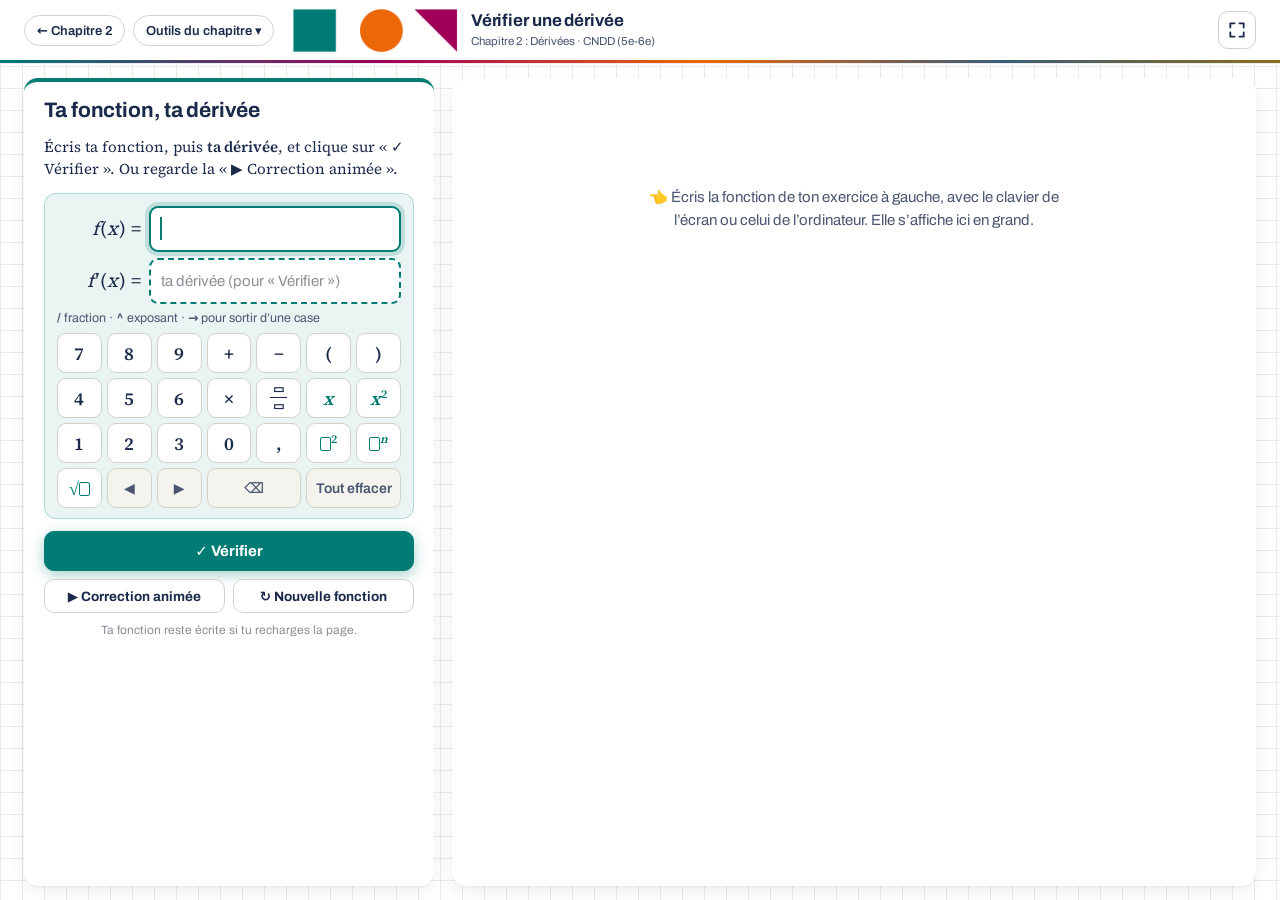
<file: derivees/verifier.html>
<!DOCTYPE html>
<html lang="fr">
<head>
<meta charset="UTF-8">
<meta name="viewport" content="width=device-width, initial-scale=1">
<title>Vérifier une dérivée</title>
<link rel="icon" type="image/svg+xml" href="data:image/svg+xml,%3Csvg%20xmlns%3D%22http%3A%2F%2Fwww.w3.org%2F2000%2Fsvg%22%20viewBox%3D%220%200%2032%2032%22%3E%3Crect%20width%3D%2215%22%20height%3D%2215%22%20rx%3D%223%22%20fill%3D%22%23007C74%22%2F%3E%3Crect%20x%3D%2217%22%20width%3D%2215%22%20height%3D%2215%22%20rx%3D%223%22%20fill%3D%22%23A00058%22%2F%3E%3Crect%20y%3D%2217%22%20width%3D%2215%22%20height%3D%2215%22%20rx%3D%223%22%20fill%3D%22%23EC6708%22%2F%3E%3Crect%20x%3D%2217%22%20y%3D%2217%22%20width%3D%2215%22%20height%3D%2215%22%20rx%3D%223%22%20fill%3D%22%233B5C76%22%2F%3E%3Cpath%20d%3D%22M7.5%203.5V11.5M3.5%207.5H11.5M20.5%207.5H28.5M4.7%2021.7L10.3%2027.3M10.3%2021.7L4.7%2027.3M20.5%2024.5H28.5%22%20stroke%3D%22%23fff%22%20stroke-width%3D%222.4%22%20stroke-linecap%3D%22round%22%2F%3E%3Ccircle%20cx%3D%2224.5%22%20cy%3D%2221%22%20r%3D%221.5%22%20fill%3D%22%23fff%22%2F%3E%3Ccircle%20cx%3D%2224.5%22%20cy%3D%2228%22%20r%3D%221.5%22%20fill%3D%22%23fff%22%2F%3E%3C%2Fsvg%3E">
<style>
@font-face { font-family:'Archivo'; font-style:normal; font-weight:400; src:url([data-uri]) format('woff2'); }
@font-face { font-family:'Archivo'; font-style:normal; font-weight:600; src:url([data-uri]) format('woff2'); }
@font-face { font-family:'Archivo'; font-style:normal; font-weight:700; src:url([data-uri]) format('woff2'); }
@font-face { font-family:'Source Serif 4'; font-style:normal; font-weight:400; src:url([data-uri]) format('woff2'); }
@font-face { font-family:'Source Serif 4'; font-style:normal; font-weight:600; src:url([data-uri]) format('woff2'); }
* { box-sizing: border-box; }
:root {
  --ink: #1B2A4A; --ink2: #4A5570; --ink3: #8B8F95; --line: #D3D2C9;
  --paper: #F4F3EE; --card: #FFFFFF;
  --ok: #1E7B4F; --ok-bg: #E8F4EC; --ko: #B4233C; --ko-bg: #FBECEE;
  --shadow: 0 1px 2px rgba(27,42,74,.06), 0 6px 18px rgba(27,42,74,.07);
  --shadow-lg: 0 2px 4px rgba(27,42,74,.06), 0 16px 40px rgba(27,42,74,.14);
  --ui: "Archivo", system-ui, sans-serif;
  --accent: #007C74; --bg: #EAF5F3;
}
html { scroll-behavior: smooth; }
body {
  margin: 0; font-family: "Source Serif 4", Georgia, serif; color: var(--ink);
  /* Fond « cahier » : quadrillage fin sur blanc */
  background-color: #fff;
  background-image: linear-gradient(#ECEBE4 1px, transparent 1px), linear-gradient(90deg, #ECEBE4 1px, transparent 1px);
  background-size: 22px 22px;
  -webkit-font-smoothing: antialiased;
}
button, input { font: inherit; }
:focus-visible { outline: 3px solid color-mix(in srgb, var(--accent) 55%, transparent); outline-offset: 3px; }

/* ---------- top bar ---------- */
.topbar {
  position: sticky; top: 0; z-index: 30;
  background: rgba(255,255,255,.9); backdrop-filter: blur(12px); -webkit-backdrop-filter: blur(12px);
  border-bottom: 1px solid rgba(27,42,74,.08);
}
.topbar-inner { max-width: 1320px; margin: 0 auto; padding: 10px 24px; display: flex; align-items: center; gap: 18px; }
.brand { display: flex; align-items: center; gap: 13px; min-width: 0; }
.brand img { height: 44px; width: auto; flex-shrink: 0; }
.brand h1 { font: 700 17px/1.2 var(--ui); margin: 0; letter-spacing: -.1px; }
.brand p { font: 400 11.5px/1.3 var(--ui); color: var(--ink2); margin: 3px 0 0; }
.tabs { display: flex; gap: 6px; margin-left: auto; flex-wrap: wrap; justify-content: flex-end; }
.tabs[hidden] { display: none; }
.tab {
  --c: #1B2A4A;
  display: flex; align-items: center; gap: 7px; border: 1.5px solid transparent;
  background: #ECEBE5; color: var(--ink2); border-radius: 999px; padding: 6px 13px 6px 10px;
  font: 600 12.5px var(--ui); white-space: nowrap; cursor: pointer;
  transition: background .25s, color .25s, border-color .25s, box-shadow .25s;
}
.tab .n { width: 9px; height: 9px; border-radius: 50%; background: var(--c); flex-shrink: 0; }
.tab.current .n { background: #fff; }
.tab:hover { border-color: var(--c); color: var(--c); background: #fff; }
.tab.current { background: var(--c); color: #fff; box-shadow: 0 4px 14px color-mix(in srgb, var(--c) 40%, transparent); }
.progress { height: 3px; background: linear-gradient(90deg, #007C74, #A00058 30%, #EC6708 55%, #3B5C76 78%, #8A6D1D); }

/* ---------- workspace ---------- */
.workspace {
  max-width: 1320px; margin: 0 auto; padding: 22px 24px 40px;
  display: grid; grid-template-columns: minmax(330px, 410px) minmax(0, 1fr); gap: 22px; align-items: start;
}
.node { background: var(--card); border-radius: 14px; box-shadow: var(--shadow); }
.panel { padding: 20px 22px 22px; border-top: 4px solid var(--accent); position: relative; overflow: hidden; }
.panel .num { position: absolute; right: 10px; top: 6px; font: 700 72px/1 var(--ui); color: var(--accent); opacity: .09; letter-spacing: -3px; pointer-events: none; }
.tag { font: 700 10.5px var(--ui); color: var(--accent); text-transform: uppercase; letter-spacing: .9px; }
.panel h2 { font: 700 21px/1.22 var(--ui); margin: 0; letter-spacing: -.1px; }

.levels { display: flex; gap: 6px; margin: 16px 0 0; }
.lvl {
  flex: 1; border: 1.5px solid var(--line); background: #fff; color: var(--ink2); border-radius: 10px;
  padding: 7px 6px 6px; cursor: pointer; font: 600 12px/1.2 var(--ui); text-align: center;
  transition: background .2s, border-color .2s, color .2s;
}
.lvl .dots { display: block; letter-spacing: 2px; font-size: 9px; color: var(--accent); margin-bottom: 2px; }
.lvl small { display: block; font-weight: 400; font-size: 10.5px; color: var(--ink3); margin-top: 2px; }
.lvl:hover { border-color: var(--accent); }
.lvl.on { background: var(--accent); border-color: var(--accent); color: #fff; }
.lvl.on .dots, .lvl.on small { color: #fff; }

.consigne { margin: 16px 0 0; font-size: 15px; line-height: 1.5; }
.consigne .warn {
  display: block; margin-top: 8px; padding: 8px 11px; border-radius: 8px; font-size: 14px;
  background: var(--bg); border-left: 4px solid var(--accent);
}
.question {
  margin: 16px 0 0; padding: 16px 14px; border-radius: 12px; background: var(--bg);
  border: 1.5px solid color-mix(in srgb, var(--accent) 25%, transparent);
  font-size: 23px; line-height: 1.6; text-align: center; min-height: 72px;
  display: flex; flex-wrap: wrap; align-items: center; justify-content: center; gap: 4px 8px;
}
.question .qhint { flex-basis: 100%; font: 400 12.5px var(--ui); color: var(--ink2); }
.ans {
  width: 86px; padding: 4px 6px; border: 2px dashed var(--accent); border-radius: 8px; background: #fff;
  color: var(--ink); font: 600 21px var(--ui); text-align: center; transition: border-color .2s, background .2s;
}
.ans.vec-in { width: 70px; text-transform: uppercase; letter-spacing: 1px; }
.ans:focus { outline: none; border-style: solid; box-shadow: 0 0 0 4px color-mix(in srgb, var(--accent) 18%, transparent); }
.ans.good { border: 2px solid var(--ok); background: var(--ok-bg); }
.ans.bad { border: 2px solid var(--ko); background: var(--ko-bg); }
.ans-wrap { display: inline-flex; flex-direction: column; align-items: center; }
.ans-wrap .arrow-over { width: 64px; height: 9px; color: var(--accent); margin-bottom: 1px; }
.slot {
  display: inline-block; min-width: 70px; padding: 3px 10px; border-radius: 8px; border: 2px dashed var(--accent);
  background: #fff; font: 600 15px/1.4 var(--ui); color: var(--ink3);
}
.slot.filled { border-style: solid; color: var(--accent); }

.actions { display: grid; grid-template-columns: 1fr 1fr; gap: 8px; margin-top: 16px; }
.btn {
  font: 700 13.5px var(--ui); border-radius: 10px; padding: 10px 12px; cursor: pointer;
  border: 1.5px solid var(--line); background: #fff; color: var(--ink);
  display: inline-flex; align-items: center; justify-content: center; gap: 7px;
  transition: transform .15s, box-shadow .15s, background .2s;
}
.btn:hover { transform: translateY(-1px); box-shadow: var(--shadow); }
.btn:active { transform: translateY(1px); }
.btn.primary { grid-column: 1 / -1; background: var(--accent); border-color: var(--accent); color: #fff; font-size: 15px; padding: 12px; box-shadow: 0 4px 14px color-mix(in srgb, var(--accent) 35%, transparent); }
.btn.next { grid-column: 1 / -1; }
.btn.pulse { background: var(--accent); border-color: var(--accent); color: #fff; animation: pulse 1.6s ease-in-out infinite; }
@keyframes pulse { 0%,100% { box-shadow: 0 0 0 0 color-mix(in srgb, var(--accent) 45%, transparent); } 50% { box-shadow: 0 0 0 7px transparent; } }
.btn[disabled] { opacity: .45; pointer-events: none; }

.fb { margin-top: 12px; padding: 12px 14px; border-radius: 10px; font-size: 14.5px; line-height: 1.5; display: none; }
.fb.show { display: block; animation: reveal .4s cubic-bezier(.2,.9,.3,1.15); }
.fb.ok { background: var(--ok-bg); border-left: 4px solid var(--ok); }
.fb.ko { background: var(--ko-bg); border-left: 4px solid var(--ko); }
.fb.hint { background: #FFF8E6; border-left: 4px solid #D9A21B; }
.fb.sol { background: var(--bg); border-left: 4px solid var(--accent); }
.fb b.t { font-family: var(--ui); display: block; margin-bottom: 3px; }
.fb .step { margin: 4px 0 0; }
@keyframes reveal { from { opacity: 0; transform: scale(.96); } to { opacity: 1; transform: none; } }
.score { margin-top: 14px; font: 400 12px var(--ui); color: var(--ink3); text-align: center; }
.score b { color: var(--accent); }

.figure-card { padding: 10px; position: sticky; top: 84px; }
.figure-card svg { display: block; width: 100%; height: auto; max-height: calc(100vh - 215px); touch-action: none; user-select: none; -webkit-user-select: none; }
.fig-tip { font: 400 12.5px/1.4 var(--ui); color: var(--ink2); text-align: center; margin: 4px 0 2px; }
.fig-tools { display: flex; gap: 8px; justify-content: center; margin: 2px 0 6px; flex-wrap: wrap; }
.fig-tools:empty { display: none; }
.en-correction > :not(.stepbar) { display: none; }
/* correction pas à pas : un seul bloc (calcul écrit, phrase, navigation), sous la réponse */
.stepbar { width: 100%; margin-top: 12px; background: var(--bg); border: 1.5px solid color-mix(in srgb, var(--accent) 30%, transparent); border-left: 4px solid var(--accent); border-radius: 12px; padding: 10px 14px; }
.stepbar[hidden] { display: none; }
.figure-card > .stepbar { margin: 0 0 8px; }
.corr-tete { display: flex; justify-content: space-between; align-items: baseline; gap: 8px; }
.corr-tete b { font: 700 12px var(--ui); color: var(--accent); text-transform: uppercase; letter-spacing: .5px; }
.calcs-zone { margin-top: 6px; padding: 4px 8px; background: #fff; border-radius: 8px; max-height: 32vh; overflow-y: auto; overscroll-behavior: contain; }
.calcs-zone:empty { display: none; }
/* pendant la correction : seuls « Autre question » et « Nouvelle figure » restent sous le bloc */
body.corrige #bCheck, body.corrige #bHint, body.corrige #bSolve, body.corrige .score { display: none; }
.stepbar .say { margin-top: 8px; font-size: 16px; line-height: 1.55; text-align: left; min-height: 2.4em; }
/* nouvelle phrase : elle s'éclaire doucement, sans repartir du blanc */
.stepbar .say.change { animation: phrase .3s ease; }
@keyframes phrase { from { opacity: .45; } to { opacity: 1; } }
.stepbar .say .sub { color: var(--ink2); font-size: .9em; }
.stepbar .nav { display: flex; gap: 8px; justify-content: center; align-items: center; margin-top: 8px; flex-wrap: wrap; }
.stepbar .count { font: 600 12px var(--ui); color: var(--ink2); min-width: 72px; text-align: center; }
.stepbar .btn.go { background: var(--accent); border-color: var(--accent); color: #fff; }
.stepbar .calcs { font-size: 16px; margin: 3px 0 0; line-height: 1.9; }
.stepbar .calc { display: inline-block; padding: 0 6px; border-radius: 6px; line-height: 1.6; }
.stepbar .calc.item + .calc.item { margin-left: .8em; }
.stepbar .calc.new { background: color-mix(in srgb, var(--accent) 13%, #fff); animation: reveal .35s ease; }
.fig-tools .btn { font-size: 12.5px; padding: 7px 12px; }

/* ---------- math notation ---------- */
.vec { display: inline-block; position: relative; padding-top: .38em; line-height: 1; font-style: normal; white-space: nowrap; }
.vec::before { content: ""; position: absolute; left: .06em; right: .1em; top: .14em; border-top: .075em solid currentColor; }
.vec::after {
  content: ""; position: absolute; right: .08em; top: .14em; width: .26em; height: .26em;
  border-top: .075em solid currentColor; border-right: .075em solid currentColor;
  transform: translate(0, -50%) rotate(45deg); transform-origin: center;
}
.vec.zero::before { left: .02em; right: .02em; }
.fr { display: inline-flex; flex-direction: column; vertical-align: middle; text-align: center; font-size: .8em; line-height: 1.05; margin: 0 .12em; }
.fr > span:first-child { border-bottom: .07em solid currentColor; padding: 0 .12em; }
.cv { display: inline-flex; flex-direction: column; vertical-align: middle; text-align: center; line-height: 1.1; padding: 0 .3em; margin: 0 .1em; position: relative; font-size: .92em; }
.cv::before, .cv::after { content: ""; position: absolute; top: 0; bottom: 0; width: .3em; border: .07em solid currentColor; }
.cv::before { left: 0; border-right: none; border-radius: .5em 0 0 .5em; }
.cv::after { right: 0; border-left: none; border-radius: 0 .5em .5em 0; }
.op { margin: 0 .1em; }

/* ---------- SVG figures ---------- */
.fig .gl { stroke: #E3E1D8; stroke-width: 1; }
.fig .gl.major { stroke: #D3D1C6; }
.fig .lat { fill: #C9C6BA; }
.fig .shape { fill: color-mix(in srgb, var(--accent) 6%, transparent); stroke: var(--ink); stroke-width: 1.8; stroke-linejoin: round; }
.fig .diag { stroke: var(--ink); stroke-width: 1.2; opacity: .55; }
.fig .pt circle.d { fill: var(--ink); }
.fig .pt text { font: 700 15px var(--ui); fill: var(--ink); paint-order: stroke; stroke: #fff; stroke-width: 4px; stroke-linejoin: round; }
.fig .pt .hit { fill: transparent; cursor: pointer; }
.fig .pt.clickable:hover circle.d { fill: var(--accent); }
.fig .pt.flash circle.d { fill: var(--accent); }
.fig .pt.user circle.d { fill: var(--accent); }
.fig .pt.user text { fill: var(--accent); }
.fig .pt.sol circle.d { fill: var(--ok); }
.fig .pt.extra circle.d { fill: var(--accent); }
.fig .pt.extra text { fill: var(--accent); }
.fig .pt.sol text { fill: var(--ok); }
.fig .arr line { stroke: var(--c, var(--ink)); stroke-linecap: round; }
.fig .arr path { fill: var(--c, var(--ink)); }
.fig .arr.ghost { opacity: .4; }
.fig .arr.ghost line { stroke-dasharray: 6 5; }
.fig .arr.user { --c: var(--accent); }
.fig .arr.res { --c: #C2410C; }
.fig .lbl { font: 700 14px var(--ui); paint-order: stroke; stroke: #fff; stroke-width: 4px; stroke-linejoin: round; }
.fig .cnt { font: 600 11px var(--ui); fill: var(--ink2); text-anchor: middle; }
.fig .cursor-dot { fill: var(--accent); opacity: .25; pointer-events: none; }
.fig .origin-pulse { fill: none; stroke: var(--accent); stroke-width: 2; animation: opulse 1.2s ease-out infinite; transform-box: fill-box; transform-origin: center; }
@keyframes opulse { from { opacity: .9; transform: scale(.6); } to { opacity: 0; transform: scale(1.8); } }
.fig .fade-in { animation: fadeIn .4s ease both; }
@keyframes fadeIn { from { opacity: 0; } to { opacity: 1; } }
.fig text.cap { font: 600 12px var(--ui); fill: var(--ink2); }
.fig .piece { cursor: grab; }
.fig .piece:active { cursor: grabbing; }
.fig .piece .hitline { stroke: transparent; stroke-width: 20; stroke-linecap: round; pointer-events: stroke; }
.fig .piece.sel .arr { filter: drop-shadow(0 0 3px rgba(27,42,74,.55)); }
.fig .piece.sel .arr line { stroke-width: 4.2; }
.fig .piece .lbl { pointer-events: none; }
.fig .arr.reject { --c: var(--ko); animation: fadeOut .9s ease forwards; }
@keyframes fadeOut { 0%, 50% { opacity: 1; } 100% { opacity: 0; } }
.fig .join { fill: none; stroke: var(--ok); stroke-width: 3; animation: opulse .65s ease-out 2; transform-box: fill-box; transform-origin: center; }
.fig-tools .btn.on { background: var(--accent); border-color: var(--accent); color: #fff; }
.fig-tools .sep { width: 1px; background: var(--line); margin: 2px 4px; }

@media (max-width: 960px) {
  .workspace { grid-template-columns: 1fr; padding: 16px; }
  .figure-card { position: relative; top: 0; }
  .topbar-inner { flex-wrap: wrap; padding: 10px 16px; }
  .tabs { margin-left: 0; justify-content: flex-start; order: 2; width: 100%; }
  .brand { flex: 1 1 0; }
  .topbar-inner > .pe-bouton { margin-left: auto; }   /* bouton plein écran à droite du titre */
}
@media (max-width: 560px) {
  .brand img { height: 34px; }
  .tab { font-size: 11.5px; padding: 5px 10px 5px 8px; }
  .question { font-size: 20px; }
}
/* ---------- tout sur un écran (ordinateur, Chromebook) ----------
   La page ne défile pas : la figure prend la hauteur restante, et seul le panneau
   de gauche défile si un retour (correction pas à pas) est très long. */
@media (min-width: 961px) and (min-height: 560px) {
  html, body { height: 100%; }
  body { display: flex; flex-direction: column; overflow: hidden; }
  .topbar { flex: none; }
  .topbar-inner { padding: 8px 24px; }
  .workspace {
    flex: 1 1 auto; min-height: 0; width: 100%; padding: 14px 24px; gap: 18px;
    grid-template-rows: minmax(0, 1fr); align-items: stretch;
  }
  .panel { min-height: 0; overflow-y: auto; padding: 16px 20px; }
  .levels, .consigne, .question, .actions { margin-top: 12px; }
  .consigne .warn { margin-top: 6px; padding: 6px 10px; }
  .question { padding: 10px 12px; min-height: 60px; }
  .actions .btn { padding: 8px 10px; }
  .actions .btn.primary { padding: 10px; }
  .fb, .score { margin-top: 10px; }
  .figure-card { position: relative; top: 0; min-height: 0; display: flex; flex-direction: column; }
  .fig-tools, .fig-tip { flex: none; }
  #fig { flex: 1 1 0; min-height: 0; }
  .figure-card svg { width: 100%; height: 100%; max-height: none; }
  /* les retours et la correction sont dans le panneau de gauche : la figure garde toute la hauteur */
  .figure-card > .stepbar { flex: none; max-height: 45%; overflow-y: auto; }
  /* pendant la correction : le panneau s'élargit (l'élève ne travaille plus sur la figure), son haut
     (niveaux, consigne) se replie, et le bloc de correction prend toute la place qui reste : c'est lui qu'on lit */
  body.corrige .workspace { grid-template-columns: minmax(440px, 42%) minmax(0, 1fr); }
  body.corrige .panel .consigne { display: none; }
  /* les niveaux restent accessibles, en mini-boutons sur une ligne (un clic quitte la correction) */
  body.corrige .levels { margin-top: 8px; gap: 4px; }
  body.corrige .lvl { padding: 4px 6px; font-size: 11.5px; }
  body.corrige .lvl .dots { display: inline; margin: 0 4px 0 0; font-size: 8px; }
  body.corrige .lvl small { display: none; }
  /* rien ne se tasse (la question gardait sa hauteur minimale et son contenu débordait) : le bloc de
     correction prend la place qui reste, le calcul écrit défile seul s'il est long, sinon le panneau défile */
  body.corrige .panel { display: flex; flex-direction: column; }
  body.corrige .panel > * { flex-shrink: 0; }
  body.corrige .panel > .stepbar { flex: 1 0 auto; display: flex; flex-direction: column; padding: 14px 18px; }
  body.corrige .stepbar > * { flex-shrink: 0; }
  body.corrige .stepbar .calcs-zone { max-height: 34vh; padding: 6px 10px; }
  body.corrige .stepbar .calcs { font-size: 19px; }
  body.corrige .stepbar .say { font-size: 19px; line-height: 1.5; }
  body.corrige .stepbar .corr-tete b { font-size: 13px; }
  body.corrige .stepbar .count { font-size: 13px; }
  body.corrige .stepbar .nav { margin: 10px 0 4px; }
  body.corrige .stepbar .nav .btn { font-size: 14px; padding: 10px 14px; }
}
/* grand écran : les onglets restent sur une ligne (c'est le titre qui se raccourcit s'il manque de place) */
@media (min-width: 1200px) {
  .tabs { flex-wrap: nowrap; flex-shrink: 0; }
  .brand { flex: 1 1 auto; }
  .brand > div { min-width: 0; }
  .brand h1, .brand p { white-space: nowrap; overflow: hidden; text-overflow: ellipsis; }
  .tab { padding: 6px 11px 6px 9px; gap: 6px; }
}
@media (prefers-reduced-motion: reduce) {
  *, *::before, *::after { animation-duration: .01ms !important; transition-duration: .01ms !important; }
}

/* ---------- écriture mathématique (expr.js) ---------- */
.m { font-family: "Source Serif 4", Georgia, serif; white-space: nowrap; }
.m i { font-style: italic; padding: 0 .02em; }
.m sup { font-size: .68em; line-height: 0; vertical-align: .62em; margin-left: .04em; }
.m .op { margin: 0 .28em; }
.m .op.dot { margin: 0 .12em; }
.m .pa { font-weight: 300; }
/* fraction : la barre est centrée sur l'axe du texte */
.fq { display: inline-flex; flex-direction: column; vertical-align: middle; text-align: center; margin: 0 .12em; }
.fq > span { display: block; padding: 0 .22em; line-height: 1.3; }
.fq > span:first-child { border-bottom: .065em solid currentColor; padding-bottom: .08em; }
.fq > span:last-child { padding-top: .08em; }
.fq .fq { font-size: .92em; }
.fq.pt { font-size: .72em; margin: 0 .06em; }
/* racine : le signe s'étire sur toute la hauteur du radicande */
.rac { display: inline-block; position: relative; padding-left: .6em; margin: 0 .05em; }
.rac-s { position: absolute; left: 0; top: 0; width: .62em; height: 100%; overflow: visible; }
.rac-s path { fill: none; stroke: currentColor; stroke-width: 1.3; vector-effect: non-scaling-stroke; stroke-linejoin: round; }
.rac-i { display: inline-block; border-top: .065em solid currentColor; padding: .12em .12em 0 .06em; line-height: 1.25; }
/* grandes parenthèses (autour d'une fraction) */
.pg { display: inline-block; position: relative; padding: 0 .42em; margin: 0 .04em; }
.pg-g, .pg-d { position: absolute; top: .05em; bottom: .05em; height: calc(100% - .1em); width: .38em; overflow: visible; }
.pg-g { left: 0; } .pg-d { right: 0; }
.pg path { fill: none; stroke: currentColor; stroke-width: 1.1; vector-effect: non-scaling-stroke; }

/* ---------- outil « Dériver » (5e-6e) : fonction en boîtes, cartes des formules ---------- */
.zone-expr { position: relative; height: 100%; min-height: 260px; display: flex; flex-direction: column; align-items: center; justify-content: center; gap: 14px; padding: 18px 10px 6px; }
.zone-expr .expr { width: 100%; max-height: 62%; overflow: hidden; text-align: center; font-size: 36px; line-height: 1.5; padding: .5em .2em .2em; }
/* boîtes : morceaux de la fonction */
.expr .bx { display: inline-block; position: relative; border-radius: .22em; padding: .04em .1em; margin: .06em .02em; border: .06em solid transparent; transition: border-color .25s, background .25s; }
.expr .bx.cible { border: .06em dashed var(--ink3); cursor: pointer; }
.expr .bx.cible:hover, .expr .bx.choisissable { border-color: var(--accent); background: color-mix(in srgb, var(--accent) 7%, transparent); }
.expr .bx.indice { border: .06em dashed #D9A21B; background: #FFF8E6; }
.expr .bx.courant { border: .06em solid color-mix(in srgb, var(--ink) 30%, transparent); }
.expr .bx.ouvert { border-color: color-mix(in srgb, var(--ink) 22%, transparent); }
.expr .bx[class*=" r-"] { border: .06em solid var(--c); background: color-mix(in srgb, var(--c) 6%, transparent); }
.expr .bx[data-lab]::before {
  content: attr(data-lab); position: absolute; left: -.2em; top: -.62em; z-index: 1;
  font: 700 .36em/1.45 var(--ui); color: #fff; background: var(--c); border-radius: .5em; padding: 0 .45em; font-style: italic;
}
.expr .bx[data-op]::after {
  content: attr(data-op); position: absolute; right: -.15em; top: -.62em; z-index: 1; white-space: nowrap;
  font: 700 .3em/1.5 var(--ui); color: var(--ink2); background: #fff; border: 1px solid var(--line); border-radius: .5em; padding: 0 .5em;
}
.r-f { --c: #007C74; } .r-g { --c: #A00058; } .r-u { --c: #EC6708; } .r-k { --c: #3B5C76; } .r-terme { --c: #8A6D1D; }
.qui { display: inline-block; font: italic 700 .82em/1.3 var(--ui); color: #fff; background: var(--c, var(--ink2)); border-radius: 6px; padding: 0 .4em; }
/* formules trouvées, sous la fonction */
.formules-vues { width: 100%; max-width: 760px; display: flex; flex-direction: column; gap: 6px; }
.formules-vues:empty { display: none; }
.fv { margin: 0; padding: 6px 12px; border-radius: 10px; background: var(--bg); border-left: 4px solid var(--accent); font-size: 17px; line-height: 1.6; }
.fv.new { animation: apparait .5s ease both; box-shadow: 0 0 0 2px color-mix(in srgb, var(--accent) 35%, transparent); }
@keyframes apparait { from { opacity: 0; transform: translateY(6px); } to { opacity: 1; transform: none; } }
.fv b { font: 700 13px var(--ui); margin-right: 6px; }
.fv .ici { font-size: 14px; color: var(--ink2); }
.defis { font: 600 13px var(--ui); color: var(--ink2); }
.defi.fait { color: var(--ok); }
/* zone réponse : cartes des formules et étiquettes */
.question:has(.cartes), .question:has(.puces) { display: block; text-align: left; font-size: 16px; padding: 10px 12px 12px; }
.question .qtitre { margin: 0 0 8px; font: 700 13.5px var(--ui); color: var(--ink2); }
.question .qf { font-size: 26px; }
.cartes { display: grid; grid-template-columns: repeat(4, 1fr); gap: 5px; }
.carte {
  border: 1.5px solid var(--line); background: #fff; border-radius: 10px; padding: 5px 8px 6px; cursor: pointer; text-align: left;
  display: flex; flex-direction: column; align-items: center; gap: 0; min-height: 50px; padding: 4px 3px 5px; transition: border-color .2s, background .2s, box-shadow .2s; color: var(--ink);
}
.carte small { font: 600 9.5px var(--ui); color: var(--ink3); text-transform: uppercase; letter-spacing: .4px; white-space: nowrap; }
.carte .mw { flex: 1; display: flex; align-items: center; }
.carte .m { font-size: 18px; }
.carte:hover { border-color: var(--accent); }
.carte.on { border-color: var(--accent); background: color-mix(in srgb, var(--accent) 10%, #fff); box-shadow: 0 0 0 3px color-mix(in srgb, var(--accent) 18%, transparent); }
.puces { display: flex; gap: 10px; justify-content: center; margin: 4px 0 6px; }
.puce { font: italic 700 22px var(--ui); color: #fff; background: var(--c); border: 3px solid transparent; border-radius: 12px; min-width: 56px; padding: 4px 14px; cursor: pointer; transition: transform .15s, box-shadow .2s, opacity .2s; }
.puce.on { box-shadow: 0 0 0 3px #fff, 0 0 0 6px var(--c); transform: translateY(-2px); }
.puce.place { opacity: .55; }
.question .qhint { text-align: center; }
/* fenêtre « Exercice du cours » */
#fig { position: relative; }
.figure-card .zone-expr ~ svg { display: none; }
/* le style partagé de la 4e étire les SVG de la figure : pas les signes racine ni les parenthèses */
.figure-card svg.rac-s, .figure-card svg.pg-g, .figure-card svg.pg-d { width: .62em; height: 100%; max-height: none; display: block; touch-action: auto; }
.figure-card svg.pg-g, .figure-card svg.pg-d { width: .38em; height: calc(100% - .1em); }
.fv.feuille { border-left-color: var(--line); background: #FAFAF7; }
@media (max-width: 560px) {
  .cartes { grid-template-columns: 1fr 1fr; }
  .zone-expr .expr { font-size: 26px; }
}
/* Explorer : pas de vérification, d'indice ni de correction (comme en 4e) */
.mode-explorer #bCheck, .mode-explorer #bHint, .mode-explorer #bSolve { display: none; }
.mode-explorer #bNext { grid-column: 1 / -1; }
/* étiquettes emboîtées décalées ; boîte en cours d'ouverture ; glisser-déposer */
.expr .bx.lab-d1::before { left: 1.9em; } .expr .bx.lab-d2::before { left: 3.8em; } .expr .bx.lab-d3::before { left: 5.7em; }
.expr .bx.courant { border-color: var(--accent); background: color-mix(in srgb, var(--accent) 9%, transparent); }
.expr .bx.survol { border-color: var(--accent); border-style: solid; background: color-mix(in srgb, var(--accent) 14%, transparent); }
.puce { touch-action: none; }
.puce.fantome { position: fixed; z-index: 100; pointer-events: none; transform: translate(-50%, -60%) scale(1.08); box-shadow: var(--shadow-lg); opacity: .95; }
.zone-expr .formules-vues { flex: 0 1 auto; min-height: 0; overflow-y: auto; scroll-behavior: smooth; }
/* l'étiquette se loge dans une marge en haut de sa boîte : elle ne cache ni un exposant ni le morceau voisin */
.expr .bx[data-lab] { padding-top: .4em; }
.expr .bx[data-lab]::before { top: -.16em; }
.expr .bx[data-lab]::before { font-size: max(.36em, 13px); }
/* Explorer : fonction fixe en haut, lignes ajoutées en dessous, bandeau d'étapes en bas */
.zone-expr.explorer { justify-content: flex-start; gap: 10px; padding-top: 8px; }
.zone-expr.explorer .expr { flex: none; max-height: none; }
.zone-expr.explorer .formules-vues { flex: 1 1 auto; }
.expr .bx.lab-place { padding-top: .4em; }
.expr .bx { transition: border-color .35s ease, background-color .35s ease; }
.ex-nav { flex: none; width: 100%; display: flex; gap: 8px; justify-content: center; align-items: center; flex-wrap: wrap;
  background: var(--bg); border: 1.5px solid color-mix(in srgb, var(--accent) 30%, transparent); border-radius: 12px; padding: 8px 10px; }
.ex-nav .count { font: 600 12px var(--ui); color: var(--ink2); min-width: 72px; text-align: center; }
.ex-nav .btn { font-size: 12.5px; padding: 7px 12px; }
.ex-nav .btn.go { background: var(--accent); border-color: var(--accent); color: #fff; }
/* termes d'une somme à placer sur une ligne du formulaire */
.expr .bx.faux { --c: var(--ko); border: .06em solid var(--ko); background: var(--ko-bg); }
.fantome { position: fixed; z-index: 100; pointer-events: none; transform: translate(-50%, -60%) scale(1.06); }
.fantome > .m { display: inline-block; background: #fff; border: 2px solid var(--accent); border-radius: 8px; padding: 2px 10px; font-size: 24px; box-shadow: var(--shadow-lg); }
.fantome > .puce { box-shadow: var(--shadow-lg); }
/* ---------- onglet « Remplir la formule » ---------- */
.zone-expr.remplir { justify-content: flex-start; gap: 8px; padding-top: 6px; }
.zone-expr.remplir .expr { flex: none; max-height: none; font-size: 30px; padding-top: .3em; }
.formule-nom { flex: none; font-size: 16px; color: var(--ink2); }
.formule-nom b { font: 700 12px var(--ui); text-transform: uppercase; letter-spacing: .5px; color: var(--accent); margin-right: 6px; }
.formule-nom .ici { font-size: 13px; }
.modele { flex: none; width: 100%; text-align: center; font-size: 30px; line-height: 1.6; padding: 8px 6px; border-radius: 12px; background: var(--bg); overflow: hidden; }
.modele .prime { color: var(--ink2); margin-right: .2em; }
.trou { display: inline-block; min-width: 1.6em; min-height: 1.15em; padding: 0 .12em; margin: .04em .06em; vertical-align: middle; border: .06em dashed var(--accent); border-radius: .2em; background: #fff; cursor: pointer; transition: background .2s, border-color .2s; }
.trou .vide { color: var(--ink3); font: 700 .6em var(--ui); }
.trou.plein { border-style: solid; border-color: color-mix(in srgb, var(--accent) 45%, transparent); background: #fff; }
.trou.attend, .trou.survol { border-color: var(--accent); background: color-mix(in srgb, var(--accent) 12%, #fff); }
.trou.faux { border: .06em solid var(--ko); background: var(--ko-bg); }
.trou.bon { border: .06em solid var(--ok); background: var(--ok-bg); cursor: default; }
.lignes-sol { flex: 1 1 auto; min-height: 0; overflow-y: auto; width: 100%; max-width: 820px; display: flex; flex-direction: column; gap: 4px; scroll-behavior: smooth; }
.ls { margin: 0; padding: 4px 12px; font-size: 22px; line-height: 1.7; border-radius: 10px; }
.ls.new { background: color-mix(in srgb, var(--accent) 10%, #fff); animation: apparait .45s ease both; }
.ls .fin { font: 700 12px var(--ui); color: var(--ok); margin-left: 8px; }
.zone-expr.remplir .ex-nav:empty { display: none; }
/* zone réponse : dérivées à choisir, tuiles */
.question:has(.choix-ligne), .question:has(.tuiles) { display: block; text-align: left; font-size: 16px; padding: 10px 12px 12px; }
.choix-ligne { display: flex; align-items: center; gap: 6px; flex-wrap: wrap; padding: 5px 6px; border-radius: 10px; margin-bottom: 4px; }
.choix-ligne.faux { background: var(--ko-bg); }
/* dérivée juste après « Vérifier » : gardée en vert et verrouillée */
.choix-ligne.bon { background: var(--ok-bg); }
.choix-ligne.bon .opt { cursor: default; }
.choix-ligne.bon .opt:not(.on) { opacity: .35; }
.choix-ligne.bon .opt.on { border-color: var(--ok); background: #fff; box-shadow: 0 0 0 3px color-mix(in srgb, var(--ok) 22%, transparent); }
.choix-ligne .verrou { color: var(--ok); font: 700 18px var(--ui); margin-left: 2px; }
.choix-ligne .eti { font-size: 17px; min-width: 92px; }
.choix-ligne .pour { color: var(--ink2); font-size: .9em; }
.opts { display: flex; gap: 5px; flex-wrap: wrap; }
.opt { border: 1.5px solid var(--line); background: #fff; border-radius: 9px; padding: 3px 9px; cursor: pointer; font-size: 17px; color: var(--ink); min-height: 38px; }
.opt:not(:disabled):hover { border-color: var(--accent); }
.opt.on { border-color: var(--accent); background: color-mix(in srgb, var(--accent) 12%, #fff); box-shadow: 0 0 0 3px color-mix(in srgb, var(--accent) 18%, transparent); }
.tuiles { display: grid; grid-template-columns: 1fr 1fr; gap: 6px; }
.tuile { display: flex; align-items: center; gap: 8px; border: 2px solid var(--c); background: #fff; border-radius: 10px; padding: 4px 8px; cursor: grab; touch-action: none; color: var(--ink); font-size: 18px; min-height: 44px; text-align: left; }
.tuile .nom { flex: none; font: italic 700 15px var(--ui); color: #fff; background: var(--c); border-radius: 7px; padding: 1px 8px; }
.tuile.on { box-shadow: 0 0 0 3px #fff, 0 0 0 6px var(--c); }
.fantome > .tuile { display: inline-flex; box-shadow: var(--shadow-lg); }


/* ---------- indicateur des quatre étapes ---------- */
.etapes { display: flex; gap: 6px; list-style: none; margin: 0; padding: 0; flex-wrap: wrap; justify-content: center; align-items: center; }
.etapes li { font: 600 11.5px var(--ui); color: var(--ink3); border: 1px solid var(--line); border-radius: 999px; padding: 4px 10px; background: #fff; white-space: nowrap; }
.etapes li b { margin-right: 4px; }
.etapes li.fait { color: var(--ok); border-color: var(--ok); background: var(--ok-bg); }
.etapes li.fait b::before { content: "✓"; }
.etapes li.fait b span { display: none; }
.etapes li.on { background: var(--accent); border-color: var(--accent); color: #fff; }
@media (max-width: 560px) { .etapes li { font-size: 10.5px; padding: 3px 7px; } }

/* Onglet « Exercices du cours » : icône et rangée de numéros */
.tab .ico { display: block; width: 20px; height: 20px; margin: -3px 0; flex-shrink: 0; }
.tab .ico svg { display: block; width: 100%; height: 100%; }
.ex-cours { display: flex; flex-wrap: wrap; gap: 4px; align-items: center; justify-content: center; width: 100%; }
.ex-cours .grp { font: 700 12px var(--ui); color: var(--accent); margin-right: 2px; }
.ex-cours .sep { width: 1px; align-self: stretch; background: var(--line); margin: 2px 6px; }
.ex-cours .num { min-width: 27px; height: 27px; padding: 0 4px; border-radius: 7px; border: 1.5px solid var(--line); background: #fff; color: var(--ink2); font: 600 12.5px var(--ui); cursor: pointer; }
.ex-cours .num:hover { border-color: var(--accent); color: var(--accent); }
.ex-cours .num.fait { border-color: var(--ok); color: var(--ok); background: var(--ok-bg); }
.ex-cours .num.on { background: var(--accent); border-color: var(--accent); color: #fff; box-shadow: 0 2px 8px color-mix(in srgb, var(--accent) 40%, transparent); }
@media (max-width: 560px) { .ex-cours .num { min-width: 24px; height: 24px; font-size: 11.5px; } }

/* Fenêtre de la simplification : par-dessus la zone de la fonction, toute la place pour le calcul */
.simpl { position: absolute; inset: 4px; z-index: 15; background: #fff; border-radius: 14px; border-top: 4px solid var(--accent); box-shadow: 0 10px 30px rgba(27,42,74,.18); display: flex; flex-direction: column; }
.simpl.ouvre { animation: reveal .3s ease; }
/* ligne surlignée : seule une ligne qui vient d'être ajoutée apparaît en douceur */
.simpl-corps .ls.new { animation: none; }
.simpl-corps .ls.arrive { animation: apparait .45s ease both; }
.simpl[hidden] { display: none; }
.simpl-tete { flex: none; display: flex; align-items: center; gap: 12px; padding: 8px 10px 6px 16px; border-bottom: 1px solid var(--line); font-family: var(--ui); }
.simpl-tete b { color: var(--accent); }
.simpl-tete .rappel { flex: 1; min-width: 0; overflow: hidden; font-size: 17px; color: var(--ink2); }
.simpl-x { padding: 4px 10px; }
.simpl-corps { position: relative; flex: 1 1 auto; min-height: 0; overflow-y: auto; padding: 8px 12px 10px; display: flex; flex-direction: column; gap: 6px; scroll-behavior: smooth; }
.simpl-corps .ls { flex: none; overflow: hidden; white-space: nowrap; position: relative; z-index: 1; }
.simpl-corps .ls.depart { padding-top: 34px; font-family: "Source Serif 4", Georgia, serif; }
.simpl-corps .eti { display: block; font: 700 11px var(--ui); text-transform: uppercase; letter-spacing: .5px; color: var(--accent); line-height: 1.3; }
.simpl-nav { flex: none; display: flex; gap: 8px; justify-content: center; align-items: center; flex-wrap: wrap; padding: 8px; border-top: 1px solid var(--line); }
.simpl-nav .count { font: 600 12px var(--ui); color: var(--ink2); min-width: 72px; text-align: center; }
.simpl-nav .btn { font-size: 12.5px; padding: 7px 12px; }
.simpl-nav .btn.go { background: var(--accent); border-color: var(--accent); color: #fff; }
.figure-card svg.arcs { position: absolute; left: 0; top: 0; width: 100%; max-height: none; pointer-events: none; overflow: visible; z-index: 2; touch-action: auto; }
svg.arcs path { fill: none; stroke-width: 2; stroke-linecap: round; stroke-dasharray: 1; stroke-dashoffset: 1; animation: trace-arc .6s ease forwards; }
@keyframes trace-arc { to { stroke-dashoffset: 0; } }
@media (prefers-reduced-motion: reduce) { svg.arcs path { animation-duration: .01s; } }

/* ---------- dérivée brute (palier) et simplification active ---------- */
.modele.fini { background: var(--ok-bg); box-shadow: inset 0 0 0 1.5px color-mix(in srgb, var(--ok) 45%, transparent); }
.modele .brute { display: block; font: 700 11.5px var(--ui); text-transform: uppercase; letter-spacing: .5px; color: var(--ok); line-height: 1.4; }
/* trois lignes proposées, l'une sous l'autre, en pleine largeur */
.simpl-choix { flex: none; padding: 8px 12px 10px; border-top: 1px solid var(--line); background: var(--bg); }
.simpl-choix[hidden] { display: none; }
.choix-titre { margin: 0 0 6px; font: 600 13px var(--ui); color: var(--ink2); }
.choix-titre b { color: var(--accent); text-transform: uppercase; letter-spacing: .4px; }
.choix-lignes { display: flex; flex-direction: column; gap: 6px; }
.opt-ligne { display: flex; align-items: center; gap: 10px; width: 100%; min-height: 46px; padding: 4px 12px; text-align: left; cursor: pointer;
  border: 1.5px solid var(--line); border-radius: 10px; background: #fff; color: var(--ink); transition: border-color .15s, background .15s; }
.opt-ligne:hover { border-color: var(--accent); background: color-mix(in srgb, var(--accent) 6%, #fff); }
.opt-ligne .lettre { flex: none; width: 24px; height: 24px; border-radius: 50%; display: grid; place-items: center; font: 700 12px var(--ui); color: #fff; background: var(--accent); }
.opt-ligne .m { flex: 1; min-width: 0; overflow: hidden; white-space: nowrap; font-size: 22px; line-height: 1.6; }
.opt-ligne.faux { border-color: var(--ko); background: var(--ko-bg); cursor: default; opacity: .75; }
.opt-ligne.faux .lettre { background: var(--ko); }
.opt-ligne.faux .m { text-decoration: line-through; text-decoration-color: color-mix(in srgb, var(--ko) 60%, transparent); }
.simpl-choix .piste { margin: 8px 0 0; padding: 6px 10px; border-radius: 8px; background: var(--ko-bg); color: var(--ink); font-size: 15px; }
.simpl-choix .piste b { color: var(--ko); font-family: var(--ui); margin-right: 4px; }
@media (max-width: 560px) { .opt-ligne { min-height: 40px; padding: 3px 8px; } .opt-ligne .m { font-size: 18px; } }
/* correction animée : étiquette qui glisse vers sa case ; calcul de la simplification terme par terme */
.fantome.vol { left: 0; top: 0; transform: none; }
.simpl-corps .bx { border-radius: .2em; transition: background-color .35s ease, box-shadow .35s ease, opacity .5s ease; }
.simpl-corps .bx.cache { opacity: 0; }
.simpl-corps .bx.calc-src { background: color-mix(in srgb, var(--cc) 16%, transparent); box-shadow: 0 0 0 .07em var(--cc); }
.simpl-corps .bx.calc-dst { background: color-mix(in srgb, var(--cc) 16%, transparent); }

/* =====================================================================
   Champ mathématique (editeur.js) et touches du clavier à l'écran : commun aux deux classes
   (« Vérifier une dérivée » en 5e-6e, « La droite » en 4e : les deux builds reprennent ce fichier)
   ===================================================================== */
.ecrit {
  flex: 1; min-width: 0; min-height: 46px; padding: 4px 10px; border-radius: 9px; border: 2px dashed var(--accent); background: #fff;
  font-size: 22px; line-height: 1.25; display: flex; align-items: center; overflow-x: auto; overflow-y: hidden; cursor: text;
  touch-action: manipulation; user-select: none; -webkit-user-select: none;
}
.ecrit.ed-focus { outline: none; border-style: solid; box-shadow: 0 0 0 4px color-mix(in srgb, var(--accent) 18%, transparent); }
.ecrit:not(.ed-plein):not(.ed-focus)::before { content: attr(data-vide); font: 400 15px var(--ui); color: var(--ink3); }
.ed-row { display: inline-flex; align-items: center; white-space: nowrap; min-height: 1.2em; }
.ed-racine { padding: 2px 0; }
.ed-c, .ed-var { padding: 0 .02em; }
.ed-var { font-style: italic; }
.ed-op { margin: 0 .22em; }
.ed-frac { display: inline-flex; flex-direction: column; align-items: center; vertical-align: middle; margin: 0 .12em; font-size: .9em; }
.ed-frac > .ed-n { padding: 0 .15em .06em; border-bottom: .07em solid currentColor; justify-content: center; min-width: 100%; }
.ed-frac > .ed-d { padding: .06em .15em 0; justify-content: center; }
.ed-pow { display: inline-flex; align-self: flex-start; font-size: .68em; margin: -.1em 0 0 .04em; }
.ed-sqrt { display: inline-flex; align-items: stretch; margin: 0 .06em; }
.ed-rad { font-size: 1.1em; line-height: 1; align-self: center; margin-right: -.04em; }
.ed-sqrt > .ed-a { border-top: .07em solid currentColor; padding: .08em .1em 0; }
.ed-vide { min-width: .8em; min-height: 1em; border: 1px dashed var(--ink3); border-radius: 3px; background: color-mix(in srgb, var(--accent) 6%, #fff); }
.ed-cur { display: none; width: 0; align-self: stretch; min-height: 1em; border-left: 2px solid var(--accent); margin: 0 -1px; }
.ed-focus .ed-cur { display: inline-block; animation: ed-clign 1.05s steps(1) infinite; }
.ed-vide > .ed-cur { margin-left: .3em; }
@keyframes ed-clign { 50% { opacity: 0; } }
@media (prefers-reduced-motion: reduce) { .ed-focus .ed-cur { animation: none; } }
.touche .boite { display: inline-block; width: .62em; height: .78em; border: 1.5px solid currentColor; border-radius: 2px; vertical-align: -.08em; }
.touche {
  min-height: 40px; padding: 0 2px; border-radius: 9px; border: 1.5px solid var(--line); background: #fff; color: var(--ink);
  font: 600 18px "Source Serif 4", Georgia, serif; cursor: pointer; touch-action: manipulation; user-select: none; -webkit-user-select: none;
}
.touche:hover { border-color: var(--accent); }
.touche:active { background: color-mix(in srgb, var(--accent) 14%, #fff); }
.touche.var { color: var(--accent); }
.touche sup { font-size: .65em; line-height: 0; vertical-align: .6em; }
.touche.nav { font: 600 14px var(--ui); color: var(--ink2); background: var(--paper); }
.touche.large { grid-column: span 2; }
.touche.frac .fq { font-size: 12px; }
.touche .fq { display: inline-flex; flex-direction: column; align-items: center; vertical-align: middle; line-height: 1.05; }
.touche .fq > span:first-child { border-bottom: 1.5px solid currentColor; padding: 0 3px; }

/* =====================================================================
   Outil « Vérifier une dérivée » : saisie, clavier à l'écran, tableau de droite
   ===================================================================== */
/* pas d'indice ni d'« Autre question » : « Nouvelle fonction » suffit */
#bHint, #bNext { display: none; }
.question:has(.saisie) { display: block; text-align: left; font-size: 18px; padding: 12px 12px 10px; }
.saisie .champ { display: flex; align-items: center; gap: 8px; margin: 0 0 6px; }
.saisie .champ .nom { flex: none; width: 4.4em; font-size: 19px; text-align: right; }
/* champ mathématique (editeur.js) : fractions, exposants et racines comme sur papier */
/* sous chaque champ : seulement ce qui ne va pas dans l'écriture */
.saisie .apercu { margin: -2px 0 8px calc(4.4em + 8px); }
.saisie .apercu:empty { display: none; }
.saisie .apercu .pb { font: 500 13px/1.4 var(--ui); color: var(--ko); }
.saisie .astuce { margin: 0 0 6px; font: 500 12.5px/1.4 var(--ui); color: var(--ink2); }
@media (pointer: coarse) { .saisie .astuce { display: none; } }
.clavier { display: grid; grid-template-columns: repeat(7, 1fr); gap: 5px; margin-top: 4px; }
/* pendant la correction : la saisie se replie, on rappelle la fonction */
.question .en-corr { display: none; align-items: center; justify-content: space-between; gap: 10px; flex-wrap: wrap; margin-bottom: 6px; }
.question .en-corr .rappel { font-size: 19px; overflow-x: auto; }
.question .en-corr .modifier { font-size: 13px; padding: 6px 10px; }
.question.corr .saisie { display: none; }
.question.corr .en-corr { display: flex; }
.question:not(.corr) .q-corr { display: none; }

/* tableau de droite */
.zone-verif { justify-content: flex-start; padding-top: 40px; gap: 18px; }
.zone-verif .v-f { flex: none; max-height: 40%; }
.zone-verif .v-d, .zone-verif .v-res { display: flex; flex-direction: column; align-items: center; gap: 4px; max-width: 100%; overflow-x: auto; font-size: 28px; }
.zone-verif .v-d:empty, .zone-verif .v-res:empty { display: none; }
.zone-verif .lab { font: 600 12px var(--ui); letter-spacing: .06em; text-transform: uppercase; color: var(--ink3); }
.zone-verif .v-d { padding: 10px 18px; border-radius: 14px; border: 2px solid transparent; }
.zone-verif .v-d.juste { border-color: var(--ok); background: var(--ok-bg); }
.zone-verif .v-d.juste .lab::after { content: " ✓"; color: var(--ok); }
.zone-verif .v-d.faux { border-color: var(--ko); background: var(--ko-bg); }
.zone-verif .v-res { font-size: 24px; }
.zone-verif .v-aide { max-width: 30em; text-align: center; font: 500 15px/1.5 var(--ui); color: var(--ink2); }
.zone-verif .v-aide:empty { display: none; }

@media (max-width: 960px) {
  .zone-verif { min-height: 160px; padding-top: 16px; }
}
@media (max-width: 560px) {
  .clavier { gap: 4px; }
  .touche { min-height: 38px; font-size: 16px; }
  .saisie .champ .nom { width: auto; }
  .saisie .apercu { margin-left: 0; }
}

/* @PLEIN-ECRAN:CSS début : module partagé, repris par 4eme/src/build.mjs */
.pe-bouton { flex: none; width: 38px; height: 38px; display: inline-flex; align-items: center; justify-content: center; padding: 0;
  color: #1B2A4A; background: #fff; border: 1.5px solid #D3D2C9; border-radius: 10px; cursor: pointer; }
.pe-bouton:hover { border-color: #4A5570; }
.pe-bouton svg { width: 20px; height: 20px; }
.pe-bouton.flottant { position: fixed; right: 14px; bottom: 14px; z-index: 900; box-shadow: 0 2px 8px rgba(27,42,74,.12); }
@media print { .pe-bouton { display: none !important; } }
/* @PLEIN-ECRAN:CSS fin */
</style>
<style>
.retour-site{flex:none;display:inline-flex;align-items:center;gap:6px;font:600 13px var(--ui,system-ui);color:#1B2A4A;
  text-decoration:none;background:#fff;border:1.5px solid #D3D2C9;border-radius:999px;padding:7px 12px;white-space:nowrap}
.retour-site:hover{border-color:#4A5570}
.outils-site{flex:none;position:relative}
.outils-site summary{list-style:none;cursor:pointer;font:600 13px var(--ui,system-ui);color:#1B2A4A;background:#fff;
  border:1.5px solid #D3D2C9;border-radius:999px;padding:7px 12px;white-space:nowrap}
.outils-site summary::-webkit-details-marker{display:none}
.outils-site summary:hover,.outils-site[open] summary{border-color:#4A5570}
.outils-site .menu{position:absolute;top:calc(100% + 6px);left:0;z-index:1000;min-width:280px;background:#fff;
  border:1px solid #D3D2C9;border-radius:12px;box-shadow:0 10px 30px rgba(27,42,74,.16);padding:6px}
.outils-site .menu a{display:flex;gap:10px;align-items:center;font:600 14px var(--ui,system-ui);color:#1B2A4A;
  text-decoration:none;padding:9px 10px;border-radius:8px}
.outils-site .menu a:hover{background:#F4F3EE}
.outils-site .menu a[aria-current]{color:#4A5570;cursor:default}
.outils-site .menu .n{flex:none;width:24px;height:24px;border-radius:50%;display:inline-flex;align-items:center;
  justify-content:center;font-size:12px;color:#fff;background:var(--c)}
.outils-site .menu .ici{margin-left:auto;font-weight:500;font-size:12px;color:#8B8F95}
a.logo-site{display:flex;flex-shrink:0;border-radius:6px}
a.logo-site:focus-visible{outline:3px solid #1B2A4A;outline-offset:2px}
a.sous-titre-site{color:inherit;text-decoration:none}
a.sous-titre-site:hover{text-decoration:underline}
.retour-site:focus-visible,.outils-site summary:focus-visible,.outils-site .menu a:focus-visible,a.sous-titre-site:focus-visible{outline:3px solid #1B2A4A;outline-offset:2px}
.nav-site{flex:none;display:flex;align-items:center;gap:8px}
@media(max-width:560px){.nav-site{flex:1 0 100%}.nav-site .long{display:none}}
@media print{.nav-site{display:none}}
</style>
</head>
<body>

<header class="topbar">
  <div class="topbar-inner">
    <div class="nav-site"><a class="retour-site" href="index.html" title="Page du chapitre 2 : Dérivées">← Chapitre 2</a><details class="outils-site"><summary title="Passer à un autre outil du chapitre">Outils<span class="long"> du chapitre</span> ▾</summary><div class="menu"><a href="derivees.html" style="--c:#007C74"><span class="n">1</span>Dériver avec les formules</a><a aria-current="page" style="--c:#A00058"><span class="n">2</span>Vérifier une dérivée<span class="ici">ici</span></a></div></details></div>
    <div class="brand">
      <a class="logo-site" href="../index.html" title="Accueil du site : tous les chapitres"><img src="[data-uri]" alt="Collège Notre-Dame, Dinant"></a>
      <div>
        <h1>Vérifier une dérivée</h1>
        <p><a class="sous-titre-site" href="index.html">Chapitre 2 : Dérivées · CNDD (5e-6e)</a></p>
      </div>
    </div>
    <nav class="tabs" id="tabs" aria-label="Exercices"></nav>
  </div>
  <div class="progress"></div>
</header>

<main class="workspace">
  <section class="node panel">
    <h2 id="exTitle"></h2>
    <div class="levels" id="levels"></div>
    <p class="consigne" id="consigne"></p>
    <div class="question" id="question"></div>
    <!-- correction pas à pas : sous la réponse (sur écran étroit, elle passe au-dessus de la figure) -->
    <div class="stepbar" id="corr" hidden></div>
    <div class="actions">
      <button class="btn primary" id="bCheck">✓ Vérifier</button>
      <button class="btn" id="bHint">💡 Indice</button>
      <button class="btn" id="bSolve">▶ Correction animée</button>
      <button class="btn" id="bNext">↻ Autre question</button>
      <button class="btn" id="bNew">⟳ Nouvelle figure</button>
    </div>
    <div class="fb" id="fb" aria-live="polite"></div>
    <div class="score" id="score"></div>
  </section>
  <section class="node figure-card">
    <div class="fig-tools" id="figTools"></div>
    <div id="fig"></div>
    <p class="fig-tip" id="figTip"></p>
  </section>
</main>

<script>
'use strict';
/* =====================================================================
   Outils généraux : hasard, fractions, notation, SVG, animations
   ===================================================================== */
const NS = 'http://www.w3.org/2000/svg';
const MINUS = '−';
const rnd = (a, b) => a + Math.floor(Math.random() * (b - a + 1));
const pick = a => a[Math.floor(Math.random() * a.length)];
function shuffle(a) {
  a = a.slice();
  for (let i = a.length - 1; i > 0; i--) { const j = Math.floor(Math.random() * (i + 1)); [a[i], a[j]] = [a[j], a[i]]; }
  return a;
}
const add = (p, q) => [p[0] + q[0], p[1] + q[1]];
const sub = (p, q) => [p[0] - q[0], p[1] - q[1]];
const scl = (k, p) => [k * p[0], k * p[1]];
const same = (p, q) => Math.abs(p[0] - q[0]) < 1e-9 && Math.abs(p[1] - q[1]) < 1e-9;
const lerp = (p, q, t) => [p[0] + (q[0] - p[0]) * t, p[1] + (q[1] - p[1]) * t];

/* ---------- fractions {n, d} ---------- */
const gcd = (a, b) => { a = Math.abs(a); b = Math.abs(b); while (b) [a, b] = [b, a % b]; return a || 1; };
function F(n, d = 1) { if (d < 0) { n = -n; d = -d; } const g = gcd(n, d); return { n: n / g, d: d / g }; }
const fmul = (a, b) => F(a.n * b.n, a.d * b.d);
const fdiv = (a, b) => F(a.n * b.d, a.d * b.n);
const feq = (a, b) => a.n === b.n && a.d === b.d;
const fval = a => a.n / a.d;
const fneg = a => F(-a.n, a.d);
const fadd = (a, b) => F(a.n * b.d + b.n * a.d, a.d * b.d);
const fsub = (a, b) => fadd(a, fneg(b));
const fr = x => typeof x === 'number' ? F(x) : x;          // entier ou fraction → fraction

// Lit « -2/3 », « −2/3 », « 0,5 », « 1.5 », « 3 »
function parseNum(str) {
  str = String(str).replace(/\s+/g, '').replace(/[−–]/g, '-').replace(/,/g, '.');
  const m = str.match(/^([+-]?)(\d+(?:\.\d+)?|\.\d+)(?:\/([+-]?)(\d+(?:\.\d+)?))?$/);
  if (!m) return null;
  const dec = s => { const p = s.split('.'); const k = p[1] ? p[1].length : 0; return F(parseInt(p[0] || '0', 10) * 10 ** k + (k ? parseInt(p[1], 10) : 0), 10 ** k); };
  let f = dec(m[2]);
  if (m[4] !== undefined) { const d = dec(m[4]); if (d.n === 0) return null; f = fdiv(f, d); }
  if ((m[1] === '-') !== (m[3] === '-')) f = fneg(f);
  return f;
}

/* ---------- notation HTML ---------- */
const numStr = n => (n < 0 ? MINUS : '') + Math.abs(n);
const signed = n => (n > 0 ? '+' : n < 0 ? MINUS : '') + Math.abs(n);
function fracHTML(f, dec) {
  if (f.d === 1) return numStr(f.n);
  if (dec) { const v = Math.round(f.n / f.d * 1000) / 1000; return (v < 0 ? MINUS : '') + String(Math.abs(v)).replace('.', ','); }
  return (f.n < 0 ? MINUS : '') + `<span class="fr"><span>${Math.abs(f.n)}</span><span>${f.d}</span></span>`;
}
const fracTxt = f => f.d === 1 ? numStr(f.n) : numStr(f.n) + '/' + f.d;
const paren = (f, dec) => fval(f) < 0 ? `(${fracHTML(f, dec)})` : fracHTML(f, dec);
const vec = name => `<span class="vec">${name}</span>`;
const zeroVec = () => `<span class="vec zero">0</span>`;
// coefficient devant un vecteur : 1 → rien, −1 → «−»
function coefHTML(k, dec) {
  if (k.n === k.d) return '';
  if (k.n === -k.d) return MINUS;
  return fracHTML(k, dec) + ' ';
}
// liste de termes {k, a, b} → « 2BF + CE − AB »
function termsHTML(terms, dec) {
  return terms.map((t, i) => {
    const neg = t.k.n < 0, abs = F(Math.abs(t.k.n), t.k.d);
    const c = coefHTML(abs, dec);
    const sign = i === 0 ? (neg ? MINUS : '') : `<span class="op">${neg ? MINUS : '+'}</span> `;
    return sign + c + vec(t.a + t.b);
  }).join(' ');
}
const cvFmt = v => typeof v === 'number' ? numStr(v) : fracHTML(v);
const cv = (x, y) => `<span class="cv"><span>${cvFmt(x)}</span><span>${cvFmt(y)}</span></span>`;
const orList = names => names.length ? ` <span style="color:var(--ink2)">(ou ${names.map(vec).join(', ')})</span>` : '';
const VEC_INPUT = `<span class="ans-wrap"><svg class="arrow-over" viewBox="0 0 64 9"><path d="M2 4.5H60M54 1L61 4.5L54 8" fill="none" stroke="currentColor" stroke-width="1.8" stroke-linecap="round" stroke-linejoin="round"/></svg><input class="ans vec-in" maxlength="2" placeholder="?" autocomplete="off" spellcheck="false" aria-label="Vecteur réponse"></span>`;
const NUM_INPUT = `<input class="ans" placeholder="?" autocomplete="off" inputmode="text" spellcheck="false" aria-label="Nombre réponse">`;

/* ---------- SVG ---------- */
function svgEl(tag, attrs, parent) {
  const e = document.createElementNS(NS, tag);
  for (const k in attrs || {}) e.setAttribute(k, attrs[k]);
  if (parent) parent.appendChild(e);
  return e;
}
function svgText(parent, x, y, txt, attrs) { const t = svgEl('text', Object.assign({ x, y }, attrs), parent); t.textContent = txt; return t; }
function svgPoint(svg, e) {
  const m = svg.getScreenCTM(); if (!m) return [0, 0];
  const p = svg.createSVGPoint(); p.x = e.clientX; p.y = e.clientY;
  const r = p.matrixTransform(m.inverse()); return [r.x, r.y];
}
function layers(svg, names) { const L = {}; names.forEach(n => L[n] = svgEl('g', { class: 'ly-' + n }, svg)); return L; }
const clear = (...gs) => gs.forEach(g => { g.innerHTML = ''; });

// Flèche (vecteur) redessinable
function arrow(parent, p, q, opt = {}) {
  const g = svgEl('g', { class: 'arr ' + (opt.cls || '') }, parent);
  if (opt.color) g.style.setProperty('--c', opt.color);
  const w = opt.w || 2.6;
  const line = svgEl('line', { 'stroke-width': w }, g), head = svgEl('path', {}, g);
  const a = {
    g, p, q,
    set(p2, q2) {
      a.p = p2; a.q = q2;
      const dx = q2[0] - p2[0], dy = q2[1] - p2[1], L = Math.hypot(dx, dy);
      const vis = L > 1 ? 'visible' : 'hidden';
      line.setAttribute('visibility', vis); head.setAttribute('visibility', vis);
      if (L <= 1) return;
      const ux = dx / L, uy = dy / L, hl = Math.min(8 + w * 2.4, L * .55), hw = hl * .45;
      const bx = q2[0] - ux * hl, by = q2[1] - uy * hl;
      line.setAttribute('x1', p2[0]); line.setAttribute('y1', p2[1]);
      line.setAttribute('x2', bx + ux * 1.5); line.setAttribute('y2', by + uy * 1.5);
      head.setAttribute('d', `M${q2[0]},${q2[1]}L${bx - uy * hw},${by + ux * hw}L${bx + uy * hw},${by - ux * hw}Z`);
    },
    remove() { g.remove(); }
  };
  a.set(p, q);
  return a;
}
// Point nommé (cliquable si onClick)
function point(parent, xy, label, opt = {}) {
  const g = svgEl('g', { class: 'pt ' + (opt.cls || '') }, parent);
  svgEl('circle', { class: 'd', cx: xy[0], cy: xy[1], r: opt.r || 4.5 }, g);
  if (label) {
    const o = opt.off || [10, -11];
    svgText(g, xy[0] + o[0], xy[1] + o[1], label, { 'text-anchor': opt.anchor || 'start', 'dominant-baseline': 'middle' });
  }
  if (opt.onClick) {
    g.classList.add('clickable');
    svgEl('circle', { class: 'hit', cx: xy[0], cy: xy[1], r: 20 }, g);
    g.addEventListener('pointerdown', e => { e.preventDefault(); e.stopPropagation(); opt.onClick(); });
  }
  return g;
}
// Nom de vecteur avec sa petite flèche, dans le SVG
function vecLabel(parent, xy, name, color, suffix) {
  const g = svgEl('g', { class: 'fade-in' }, parent);
  const w = name.length * 10;
  const t = svgText(g, xy[0], xy[1], name, { class: 'lbl', 'text-anchor': 'middle', 'dominant-baseline': 'middle', fill: color });
  arrow(g, [xy[0] - w / 2, xy[1] - 13], [xy[0] + w / 2, xy[1] - 13], { color, w: 1.4 });
  if (suffix) svgText(g, xy[0] + w / 2 + 4, xy[1], suffix, { class: 'lbl', 'dominant-baseline': 'middle', fill: color });
  return t;
}

/* ---------- animations (annulables) ---------- */
const CANCEL = { cancelled: true };
let animGen = 0, animScale = 1;
const reducedMotion = window.matchMedia && matchMedia('(prefers-reduced-motion: reduce)').matches;
const ease = p => p < .5 ? 2 * p * p : 1 - Math.pow(-2 * p + 2, 2) / 2;
function tween(ms, fn) {
  const gen = animGen;
  if (reducedMotion) ms = Math.min(ms, 30);
  ms *= animScale;
  if (ms <= 0) { fn(1); return Promise.resolve(); }
  return new Promise((res, rej) => {
    const t0 = performance.now();
    const step = t => {
      if (gen !== animGen) return rej(CANCEL);
      const p = Math.min(1, (t - t0) / ms);
      fn(ease(p));
      if (p < 1) requestAnimationFrame(step); else res();
    };
    requestAnimationFrame(step);
  });
}
const wait = ms => tween(ms, () => {});
function cancelAnim() { animGen++; }
async function play(fn) { cancelAnim(); try { await fn(); } catch (e) { if (e !== CANCEL) console.error(e); } }
function grow(a, p, q, ms = 500) { a.set(p, p); return tween(ms, t => a.set(p, lerp(p, q, t))); }
// Efface en fondu (les pointillés d'aide ne restent pas sur la figure)
async function fadeOut(el, ms = 450) { await tween(ms, t => { el.style.opacity = 1 - t; }); el.remove(); }
function slide(a, p1, ms = 650) {
  const p0 = a.p, d = sub(a.q, a.p);
  return tween(ms, t => { const p = lerp(p0, p1, t); a.set(p, add(p, d)); });
}


/* =====================================================================
   Coquille de l'application
   ===================================================================== */
const EXS = [];
const register = m => EXS.push(m);
const $ = id => document.getElementById(id);
function storeGet(k, d) { try { const v = localStorage.getItem(k); return v === null ? d : JSON.parse(v); } catch (e) { return d; } }
function storeSet(k, v) { try { localStorage.setItem(k, JSON.stringify(v)); } catch (e) {} }

// key : préfixe des clés localStorage, propre à chaque outil (vec4, comp4…)
const App = { key: 'der56', m: null, inst: null, level: {}, score: {}, solved: false, revealed: false };

function feedback(type, title, html) {
  const fb = $('fb'), cls = 'fb show ' + type;
  if (fb.className !== cls) { fb.className = 'fb'; void fb.offsetWidth; fb.className = cls; }   // pas de clignotement pendant une correction
  fb.innerHTML = (title ? `<b class="t">${title}</b>` : '') + (html || '');
  // le retour est sous la réponse, dans le panneau (qui défile seul sur grand écran) : on le rend visible
  const bas = Math.min(innerHeight, fb.closest('.panel').getBoundingClientRect().bottom);
  if (fb.getBoundingClientRect().bottom > bas) fb.scrollIntoView({ behavior: reducedMotion ? 'auto' : 'smooth', block: 'nearest' });
}
function clearFeedback() { $('fb').className = 'fb'; $('fb').innerHTML = ''; }

/* ---------- correction pas à pas : un seul bloc « le cahier » ----------
   La phrase de l'étape, le calcul écrit ligne par ligne et la navigation sont ensemble, sous la réponse
   de l'élève (panneau de gauche) ; la figure, à droite, garde toute la hauteur. Sur écran étroit (une
   colonne), le bloc passe juste au-dessus de la figure, pour qu'on voie les deux à la fois. */
const LARGE = '(min-width: 961px)';
function placerCorrection() {
  const c = $('corr');
  if (matchMedia(LARGE).matches) { if (c.previousElementSibling !== $('question')) $('question').after(c); }
  else if (c.nextElementSibling !== $('figTools')) $('figTools').before(c);
}
addEventListener('resize', () => { if (!$('corr').hidden) placerCorrection(); });
function finCorrection() {
  const c = $('corr');
  c.hidden = true; c.innerHTML = '';
  document.body.classList.remove('corrige');
  $('figTools').classList.remove('en-correction');
}
// construit le bloc une fois, puis le met à jour sur place (rien ne clignote d'une étape à l'autre)
function blocCorrection(i, n) {
  const bar = $('corr');
  if (!bar.firstChild) {
    // navigation en haut du bloc : sa place ne bouge pas pendant que le calcul s'écrit dessous
    bar.innerHTML = '<div class="corr-tete"><b>▶ Correction</b><span class="count"></span></div>'
      + '<div class="nav"><button class="btn" id="sPrev">◀ Précédent</button><button class="btn" id="sAgain">↻ Rejouer</button>'
      + '<button class="btn go" id="sNext"></button></div>'
      + '<div class="calcs-zone"></div><div class="say" aria-live="polite"></div>';
    $('sPrev').onclick = () => showStep(App.sol.i - 1);
    $('sAgain').onclick = () => showStep(App.sol.i);
    $('sNext').onclick = () => showStep(App.sol.i + 1);
  }
  bar.hidden = false;
  placerCorrection();
  clearFeedback();
  document.body.classList.add('corrige');
  $('figTools').classList.add('en-correction');     // les outils de la figure sont masqués pendant la correction
  const sol = App.sol, say = bar.querySelector('.say');
  if (say.innerHTML !== sol.steps[i].say) {
    say.innerHTML = sol.steps[i].say;
    say.classList.remove('change'); void say.offsetWidth; say.classList.add('change');
  }
  bar.querySelector('.count').textContent = `Étape ${i + 1} / ${n}`;
  $('sPrev').disabled = !i;
  $('sNext').disabled = i >= n - 1;
  $('sNext').textContent = i < n - 1 ? 'Étape suivante ▶' : 'Terminé ✓';
  // Calcul écrit, juste au-dessus de la phrase : une égalité qui commence par « = » continue la ligne
  // précédente, et les lignes sans « = » (composantes d'un vecteur, nombre de graduations…) se suivent
  // sur une même ligne ; la nouvelle ligne est surlignée.
  const lines = sol.steps.slice(0, i + 1).map(st => st.write).filter(Boolean);
  const rows = [], sansEgal = l => !/=/.test(l.replace(/<[^>]+>/g, ''));
  let prev = null;
  lines.forEach((l, j) => {
    const item = sansEgal(l);
    const html = `<span class="calc${item ? ' item' : ''}${j === lines.length - 1 ? ' new' : ''}">${l}</span>`;
    if (rows.length && (/^\s*=/.test(l) || (item && prev === 'item'))) rows[rows.length - 1].push(html); else rows.push([html]);
    prev = item ? 'item' : 'eq';
  });
  const zone = bar.querySelector('.calcs-zone');
  zone.innerHTML = rows.map(r => `<p class="calcs">${r.join(' ')}</p>`).join('');
  zone.scrollTop = zone.scrollHeight;
  // le bloc entier visible dans le panneau
  const bas = Math.min(innerHeight, (bar.closest('.panel') || bar.parentElement).getBoundingClientRect().bottom);
  if (bar.getBoundingClientRect().bottom > bas) bar.scrollIntoView({ behavior: reducedMotion ? 'auto' : 'smooth', block: 'nearest' });
}

function renderTabs() {
  $('tabs').innerHTML = '';
  $('tabs').hidden = EXS.length < 2;                // un seul onglet (outil « Vérifier ») : pas de barre d'onglets
  EXS.forEach(m => {
    const b = document.createElement('button');
    b.className = 'tab' + (App.m === m ? ' current' : '');
    b.style.setProperty('--c', m.accent);
    b.innerHTML = (m.icone ? `<span class="ico">${m.icone}</span>` : '<span class="n"></span>') + `<span class="t">${m.short}</span>`;
    b.onclick = () => openEx(m.id);
    $('tabs').appendChild(b);
  });
}
function openEx(id) {
  const m = EXS.find(e => e.id === id) || EXS[0];
  App.m = m; storeSet(App.key + '.ex', m.id);
  document.documentElement.style.setProperty('--accent', m.accent);
  document.documentElement.style.setProperty('--bg', m.bg);
  renderTabs();
  $('exTitle').textContent = m.title;
  startLevel(App.level[m.id] ?? 1);
}
function startLevel(lv) {
  const m = App.m;
  cancelAnim();
  if (lv === 0 && !m.explorer) lv = 1;
  App.level[m.id] = lv; storeSet(App.key + '.levels', App.level);
  $('levels').innerHTML = '';
  // niveau 0 (facultatif) : « Explorer », manipulation libre avec de petits défis, sans vérification
  const niveaux = (m.explorer ? [[0, '🔍', 'Explorer', m.explorer]] : [])
    .concat(m.levels.map(([name, sub], i) => [i + 1, '●'.repeat(i + 1), (m.nomNiveau || 'Niveau') + ' ' + (i + 1), sub || name]));
  niveaux.forEach(([n, dots, nom, sub]) => {
    const b = document.createElement('button');
    b.className = 'lvl' + (n === lv ? ' on' : '') + (n === 0 ? ' explorer' : '');
    b.innerHTML = `<span class="dots">${dots}</span>${nom}<small>${sub}</small>`;
    b.onclick = () => startLevel(n);
    $('levels').appendChild(b);
  });
  document.body.classList.toggle('mode-explorer', lv === 0);
  $('levels').style.display = m.levels.length > 1 ? '' : 'none';   // un seul niveau : pas de sélecteur
  $('consigne').innerHTML = m.consigne(lv);
  const nl = m.newLabel ? m.newLabel(lv) : '⟳ Nouvelle figure';
  $('bNew').style.display = nl ? '' : 'none';
  $('bNew').textContent = nl || '';
  $('bNext').textContent = (m.nextLabel && m.nextLabel(lv)) || '↻ Autre question';
  $('bNext').classList.toggle('next', !nl);
  $('fig').innerHTML = ''; $('figTools').innerHTML = ''; $('figTip').innerHTML = '';
  const svg = svgEl('svg', { class: 'fig' }, $('fig'));
  App.inst = m.create({ svg, q: $('question'), tools: $('figTools'), tip: $('figTip'), level: lv, changed: answerChanged });
  newQuestion(false);
}
function newQuestion(sameFigure) {
  cancelAnim(); clearFeedback();
  // fin de la correction : son bandeau disparaît, les outils de la figure reviennent
  finCorrection();
  App.sol = null;
  App.solved = App.revealed = false;
  App.inst.next(sameFigure);
  setState();
  const inp = $('question').querySelector('.ans');
  if (inp && matchMedia('(pointer: fine)').matches) inp.focus();
}
function answerChanged() {
  $('question').querySelectorAll('.ans').forEach(i => i.classList.remove('good', 'bad'));
  if (!App.solved && $('fb').classList.contains('ko')) clearFeedback();
  if (!App.solved && App.inst && App.inst.edited) App.inst.edited();   // ex. effacer la réponse fausse dessinée
}
function setState() {
  $('bCheck').disabled = App.solved;
  $('bHint').disabled = App.solved;
  $('bNext').classList.toggle('pulse', App.solved);
  // pas de score dans cet outil (choix du professeur) : seulement un mot d'encouragement
  $('score').innerHTML = App.m.scoreVide || 'Chaque question est tirée au hasard : recommence autant que tu veux !';
}
function doCheck() {
  if (App.solved || !App.inst.check || App.level[App.m.id] === 0) return;
  const r = App.inst.check();
  if (!r) return;
  if (r.ok) {
    App.solved = true;
    feedback('ok', 'Bravo ! ✓', r.msg || '');
  } else feedback('ko', r.empty ? 'Il manque ta réponse' : 'Pas encore…', r.msg || '');
  setState();
}
function doHint() { if (App.level[App.m.id] === 0) return; const h = App.inst.hint(); if (h) feedback('hint', '💡 Indice', h); }
// Correction pas à pas : sol = { reset() → état de départ, steps: [{ say, write, run(S) }] }
function doSolve() {
  if (App.level[App.m.id] === 0) return;
  App.revealed = true; App.solved = true; setState();
  App.sol = App.inst.solve();
  showStep(0);
}
function showStep(i) {
  const sol = App.sol, n = sol.steps.length;
  i = Math.max(0, Math.min(n - 1, i));
  sol.i = i;
  blocCorrection(i, n);
  // Étape suivante, la précédente jouée jusqu'au bout : on joue seulement la nouvelle étape, comme l'élève
  // qui avance (rien n'est remis à zéro, donc rien ne clignote). Sinon (Précédent, Rejouer, saut) :
  // retour au départ, les étapes déjà vues rejouées instantanément, puis l'étape courante animée.
  const suite = sol.jouee === i - 1 && sol.S;
  sol.jouee = -1;
  play(async () => {
    if (!suite) {
      sol.S = sol.reset();
      animScale = 0;
      try { for (let j = 0; j < i; j++) await sol.steps[j].run(sol.S); } finally { animScale = 1; }
    }
    await sol.steps[i].run(sol.S);
    sol.jouee = i;
  });
}
function boot(key) {
  if (key) App.key = key;
  App.level = storeGet(App.key + '.levels', {});
  $('bCheck').onclick = doCheck;
  $('bHint').onclick = doHint;
  $('bSolve').onclick = doSolve;
  $('bNext').onclick = () => newQuestion(true);
  $('bNew').onclick = () => newQuestion(false);
  $('question').addEventListener('input', answerChanged);
  $('question').addEventListener('keydown', e => { if (e.key === 'Enter') { e.preventDefault(); doCheck(); } });
  document.addEventListener('keydown', e => {      // flèches du clavier pendant la correction
    if (!App.sol || /INPUT|TEXTAREA/.test(document.activeElement.tagName)) return;
    const j = App.sol.i + (e.key === 'ArrowRight' ? 1 : e.key === 'ArrowLeft' ? -1 : 0);
    if (j !== App.sol.i && j >= 0 && j < App.sol.steps.length) showStep(j);
  });
  // lien direct possible : vecteurs.html#ex=3&niv=2
  const h = new URLSearchParams(location.hash.slice(1));
  if (h.get('niv') && h.get('ex')) App.level[h.get('ex')] = Math.min(3, Math.max(0, +h.get('niv') || 0));
  openEx(h.get('ex') || storeGet(App.key + '.ex', EXS[0].id));
}


'use strict';
/* =====================================================================
   Moteur d'expressions : analyse, dérivation selon les formules du cours,
   forme finale du professeur, rendu HTML (sans KaTeX).
   Utilise les fractions exactes de core.js (F, fmul, fadd, …).

   Nœuds :
     {t:'n', v:F}          nombre (fraction exacte)
     {t:'x'}               la variable
     {t:'s', a:[…]}        somme (une soustraction est un terme {t:'g'})
     {t:'p', a:[…], dot}   produit (dot : produit écrit par une formule, avec « · »)
     {t:'q', n, d}         quotient
     {t:'w', b, e}         puissance entière
     {t:'r', a}            racine carrée
     {t:'g', a}            opposé
   ===================================================================== */
const E = (() => {
  const N = v => ({ t: 'n', v: fr(v) });
  const X = { t: 'x' };
  const S = (...a) => ({ t: 's', a });
  const P = (...a) => ({ t: 'p', a });
  const Pd = (...a) => ({ t: 'p', a, dot: true });
  const Q = (n, d) => ({ t: 'q', n, d });
  const W = (b, e) => ({ t: 'w', b, e });
  const R = a => ({ t: 'r', a });
  const G = a => ({ t: 'g', a });
  const ONE = F(1), ZERO = F(0);
  const key = a => JSON.stringify(a, (k, v) => k === 'dot' || k === 'par' ? undefined : v);
  const eq = (a, b) => key(a) === key(b);
  const isN = (a, v) => a.t === 'n' && (v === undefined || feq(a.v, fr(v)));

  /* ---------- analyse d'une écriture « 3x^2 - sqrt(x+1)/(2x) » ---------- */
  function parse(src) {
    const toks = src.replace(/\s+/g, ' ').match(/\d+(?:\.\d+)?|sqrt|x|[-+*/^()]|\S/g);
    let i = 0;
    const peek = () => toks[i], next = () => toks[i++];
    const expect = t => { if (next() !== t) throw new Error(`« ${t} » attendu dans ${src}`); };
    function expr() {
      const terms = [];
      let sg = '+';
      if (peek() === '-' || peek() === '+') sg = next();
      for (;;) {
        const t = term();
        terms.push(sg === '-' ? G(t) : t);
        if (peek() === '+' || peek() === '-') sg = next(); else break;
      }
      return terms.length === 1 ? terms[0] : S(...terms);
    }
    function term() {
      let a = factor();
      for (;;) {
        const t = peek();
        if (t === '*') { next(); a = mulIn(a, factor()); }
        else if (t === '/') { next(); a = Q(a, factor()); }
        else if (t && t !== '+' && t !== '-' && t !== ')') a = mulIn(a, factor());
        else return a;
      }
    }
    const mulIn = (a, b) => a.t === 'p' ? P(...a.a, b) : P(a, b);
    function factor() {
      const b = base();
      if (peek() === '^') { next(); let s = 1; if (peek() === '-') { next(); s = -1; } return W(b, s * +next()); }
      return b;
    }
    function base() {
      const t = next();
      if (t === 'x') return X;
      if (t === 'sqrt') { expect('('); const a = expr(); expect(')'); return R(a); }
      if (t === '(') { const a = expr(); expect(')'); return a; }
      if (/^\d/.test(t)) return N(parseNum(t));
      throw new Error(`symbole inattendu « ${t} » dans ${src}`);
    }
    const r = expr();
    if (i < toks.length) throw new Error(`fin inattendue dans ${src}`);
    return r;
  }

  /* ---------- évaluation numérique (tests) ---------- */
  function ev(a, x) {
    switch (a.t) {
      case 'n': return fval(a.v);
      case 'x': return x;
      case 's': return a.a.reduce((s, b) => s + ev(b, x), 0);
      case 'p': return a.a.reduce((s, b) => s * ev(b, x), 1);
      case 'q': return ev(a.n, x) / ev(a.d, x);
      case 'w': return ev(a.b, x) ** a.e;
      case 'r': return Math.sqrt(ev(a.a, x));
      case 'g': return -ev(a.a, x);
      case 'h': return a.v ? ev(a.v, x) : NaN;
    }
  }

  /* ---------- propriétés ---------- */
  const has = (a, test) => test(a) || ['a', 'n', 'd', 'b'].some(k => {
    const c = a[k]; if (!c || typeof c !== 'object') return false;
    return Array.isArray(c) ? c.some(e => has(e, test)) : c.t ? has(c, test) : false;
  });
  const isConst = a => !has(a, b => b.t === 'x');
  const hasRootX = a => has(a, b => b.t === 'r' && !isConst(b));
  // puissance (≥ 2 ou négative) d'une expression qui n'est pas un monôme : à laisser factorisée
  const hasPowSum = a => has(a, b => b.t === 'w' && !isConst(b.b) && !monome(b.b));
  const monome = a => { const L = toL(a); return !!L && L.size === 1; };

  /* ---------- polynômes de Laurent : Map exposant → fraction ---------- */
  function Ladd(A, B) { const C = new Map(A); for (const [k, v] of B) { const s = fadd(C.get(k) || ZERO, v); if (s.n) C.set(k, s); else C.delete(k); } return C; }
  function Lmul(A, B) { let C = new Map(); for (const [i, u] of A) for (const [j, v] of B) C = Ladd(C, new Map([[i + j, fmul(u, v)]])); return C; }
  const Lscale = (A, k) => Lmul(A, new Map([[0, k]]));
  function toL(a, sansCst) {
    switch (a.t) {
      case 'n': return a.v.n ? new Map([[0, a.v]]) : new Map();
      case 'x': return new Map([[1, ONE]]);
      case 'g': { const A = toL(a.a, sansCst); return A && Lscale(A, F(-1)); }
      case 's': {
        let C = new Map();
        for (const b of a.a) {
          if (sansCst && isConst(b)) continue;          // constante (même irrationnelle) : dérivée nulle
          const B = toL(b, sansCst); if (!B) return null; C = Ladd(C, B);
        }
        return C;
      }
      case 'p': { let C = new Map([[0, ONE]]); for (const b of a.a) { const B = toL(b); if (!B) return null; C = Lmul(C, B); } return C; }
      case 'q': {
        const A = toL(a.n), B = toL(a.d);
        if (!A || !B || B.size !== 1) return null;
        const [[k, c]] = [...B];
        return Lmul(A, new Map([[-k, fdiv(ONE, c)]]));
      }
      case 'w': {
        const B = toL(a.b); if (!B) return null;
        if (a.e >= 0) { let C = new Map([[0, ONE]]); for (let i = 0; i < a.e; i++) C = Lmul(C, B); return C; }
        if (B.size !== 1) return null;
        const [[k, c]] = [...B];
        let inv = ONE; for (let i = 0; i < -a.e; i++) inv = fdiv(inv, c);
        return new Map([[k * a.e, inv]]);
      }
      case 'r': return null;
    }
  }
  const Lder = A => { const C = new Map(); for (const [k, v] of A) if (k) C.set(k - 1, fmul(v, F(k))); return C; };
  // monôme c·x^k → nœud (exposant négatif écrit en fraction)
  function mono(k, c) {
    const neg = c.n < 0, a = F(Math.abs(c.n), c.d);
    let node;
    if (k === 0) node = N(a);
    else if (k > 0) { const xk = k === 1 ? X : W(X, k); node = feq(a, ONE) ? xk : P(N(a), xk); }
    else { const xk = k === -1 ? X : W(X, -k); node = Q(N(a.n), a.d === 1 ? xk : P(N(a.d), xk)); }
    return neg ? G(node) : node;
  }
  // polynôme → somme ; ordre : exposants décroissants, ou ordre donné
  function fromL(A, ordre) {
    const ks = ordre ? [...new Set(ordre)].filter(k => A.has(k)) : [...A.keys()].sort((u, v) => v - u);
    if (!ks.length) return N(0);
    const t = ks.map(k => mono(k, A.get(k)));
    return t.length === 1 ? t[0] : S(...t);
  }

  /* ---------- nettoyage (forme d'écriture, sans développer) ---------- */
  // signe en tête : [négatif ?, nœud sans signe]
  function splitSign(a) {
    if (a.t === 'g') { const [s, b] = splitSign(a.a); return [!s, b]; }
    if (a.t === 'n' && a.v.n < 0) return [true, N(fneg(a.v))];
    if (a.t === 'p' && a.a[0].t === 'n' && a.a[0].v.n < 0) {
      const c = fneg(a.a[0].v);
      return [true, feq(c, ONE) ? (a.a.length === 2 ? a.a[1] : { ...a, a: a.a.slice(1) }) : { ...a, a: [N(c), ...a.a.slice(1)] }];
    }
    if (a.t === 'q') { const [s, n] = splitSign(a.n); return [s, s ? Q(n, a.d) : a]; }
    return [false, a];
  }
  const neg = a => { const [s, b] = splitSign(a); return s ? b : (b.t === 'n' ? N(fneg(b.v)) : G(b)); };

  // contenu numérique (entier) d'un numérateur, pour simplifier une fraction
  function contenu(a) {
    if (a.t === 'n') return a.v.d === 1 ? Math.abs(a.v.n) : 0;
    if (a.t === 'g') return contenu(a.a);
    if (a.t === 'p') return a.a[0].t === 'n' ? contenu(a.a[0]) : 1;
    if (a.t === 'q') return 0;
    if (a.t === 's') return a.a.reduce((g, b) => { const c = contenu(b); return c && g ? gcd(g, c) : 0; }, -1) | 0 || 1;
    return 1;
  }
  function diviser(a, k) {                       // divise un numérateur par l'entier k (qui le divise)
    if (k === 1) return a;
    if (a.t === 'n') return N(fdiv(a.v, F(k)));
    if (a.t === 'g') return G(diviser(a.a, k));
    if (a.t === 'p') return clean(P(diviser(a.a[0], k), ...a.a.slice(1)));
    if (a.t === 's') return S(...a.a.map(b => diviser(b, k)));
    if (a.t === 'q') return clean(Q(diviser(a.n, k), a.d));
    return a;
  }

  function clean(a) {
    switch (a.t) {
      case 'n': case 'x': return a;
      case 'r': return R(clean(a.a));
      case 'g': { const b = clean(a.a); if (isN(b, 0)) return b; return neg(b); }
      case 'w': {
        const b = clean(a.b);
        if (a.e === 1) return b;
        if (a.e === 0) return N(1);
        if (b.t === 'w') return clean(W(b.b, b.e * a.e));
        if (b.t === 'r' && a.e === 2) return b.a;
        if (b.t === 'n' && a.e > 0) { let v = ONE; for (let i = 0; i < a.e; i++) v = fmul(v, b.v); return N(v); }
        return W(b, a.e);
      }
      case 's': {
        let t = [];
        for (const b of a.a.map(clean)) {
          if (b.t === 's') t.push(...b.a);
          else t.push(b);
        }
        t = t.filter(b => !isN(b, 0));
        return t.length === 0 ? N(0) : t.length === 1 ? t[0] : S(...t);
      }
      case 'q': {
        let n = clean(a.n), d = clean(a.d);
        if (isN(n, 0)) return N(0);
        // −(a/b) / d : la fraction du numérateur descend aussi (le signe reste devant)
        const [sq, nq] = splitSign(n);
        if (sq && nq.t === 'q') { d = clean(P(nq.d, d)); n = neg(nq.n); }
        if (n.t === 'q') { d = clean(P(n.d, d)); n = n.n; }
        if (d.t === 'q') { n = clean(P(n, d.d)); d = d.n; }
        if (isN(d, 1)) return n;
        if (n.t === 'n' && d.t === 'n') return N(fdiv(n.v, d.v));
        // simplification numérique : 2x / (2√…) → x / √…
        const [sd, dd] = splitSign(d);
        if (sd) { n = neg(n); d = dd; }
        const cd = d.t === 'n' ? d.v : d.t === 'p' && d.a[0].t === 'n' ? d.a[0].v : null;
        if (cd && cd.d === 1) {
          const g = gcd(contenu(n), cd.n);
          if (g > 1) { n = diviser(n, g); d = d.t === 'n' ? N(F(cd.n / g)) : clean(P(N(F(cd.n / g)), ...d.a.slice(1))); }
          if (isN(d, 1)) return n;
        }
        const [sn, nn] = splitSign(n);
        return sn ? G(Q(nn, d)) : Q(n, d);
      }
      case 'p': {
        let c = ONE, fs = [];
        const ajoute = b => {
          if (b.t === 'p') return b.a.forEach(ajoute);
          if (b.t === 'g') { c = fneg(c); return ajoute(b.a); }
          if (b.t === 'n') { c = fmul(c, b.v); return; }
          if (b.t === 'q' && b.n.t === 'n' && b.d.t === 'n') { c = fmul(c, fdiv(b.n.v, b.d.v)); return; }
          fs.push(b);
        };
        a.a.map(clean).forEach(ajoute);
        if (!c.n) return N(0);
        // même base → puissance : x·x² → x³, (1 − x)·(1 − x)² → (1 − x)³
        const bases = [];
        for (const b of fs) {
          const [bb, e] = b.t === 'w' ? [b.b, b.e] : [b, 1];
          const old = bases.find(o => eq(o.b, bb));
          if (old) old.e += e; else bases.push({ b: bb, e });
        }
        fs = bases.filter(o => o.e).map(o => clean(W(o.b, o.e)));
        // x^k en tête, fractions regroupées en une seule
        const xs = fs.filter(b => b.t === 'x' || (b.t === 'w' && b.b.t === 'x' && b.e > 0));
        let autres = fs.filter(b => !xs.includes(b));
        const iq = autres.findIndex(b => b.t === 'q');
        if (iq >= 0) {
          const qs = autres.filter(b => b.t === 'q');
          const reste = autres.filter(b => b.t !== 'q');
          // numérateurs tous égaux à 1 : tout passe au numérateur, (x − 1)²·1/(2√x) → (x − 1)²/(2√x)
          if (qs.every(q => isN(q.n, 1))) return clean(Q(clean(P(N(c), ...xs, ...reste)), clean(P(...den0(qs)))));
          const avant = reste.slice(0, iq), apres = reste.slice(iq);
          let num = [...xs, ...qs.map(q => q.n)], den = qs.map(q => q.d);
          let coefDedans = iq === 0;
          if (coefDedans) num.unshift(N(c));
          const fq = clean(Q(clean(P(...num)), clean(P(...den))));
          const out = [...(coefDedans ? [] : [N(c)]), ...avant, fq, ...apres];
          return fin(out);
        }
        return fin([N(c), ...xs, ...autres]);
      }
    }
  }
  const den0 = qs => qs.map(q => q.d);
  function fin(fs, dot) {
    let c = ONE;
    if (fs[0].t === 'n') { c = fs[0].v; fs = fs.slice(1); }
    if (!fs.length) return N(c);
    if (fs.length === 1 && feq(c, ONE)) return fs[0];
    if (feq(c, F(-1))) return neg(fs.length === 1 ? fs[0] : { t: 'p', a: fs, dot });
    if (feq(c, ONE)) return { t: 'p', a: fs, dot };
    return { t: 'p', a: [N(c), ...fs], dot };
  }

  /* ---------- dérivation ---------- */
  // somme de monômes simples (4x³, −x/3, 2/x, x²/2…) : dérivée terme à terme dans l'ordre
  const sommeMonomes = a => (a.t === 's' ? a.a : [a]).every(b => isConst(b) || monome(b));
  const exposants = a => (a.t === 's' ? a.a : [a]).filter(b => !isConst(b)).map(b => [...toL(b).keys()][0] - 1);
  // quotient « vrai » (numérateur et dénominateur avec x) : formule du quotient, même si le dénominateur est un monôme
  const hasVraiQuotient = a => has(a, b => b.t === 'q' && !isConst(b.d) && !isConst(b.n) && !monome(b));
  const voieLaurent = a => !hasRootX(a) && !hasPowSum(a) && !hasVraiQuotient(a) && !!toL(a, true);
  // banque A : les composées ne sont pas encore vues, k/u se dérive avec la formule du quotient
  let composees = true;
  const avec = fn => (a, opt = {}) => { const old = composees; composees = opt.composees !== false; try { return fn(a); } finally { composees = old; } };

  // forme finale de la dérivée (règles du professeur, CLAUDE.md §7)
  function D(a) {
    if (isConst(a)) return N(0);
    if (voieLaurent(a)) {
      const L = Lder(toL(a, true));
      return sommeMonomes(a) ? fromL(L, exposants(a)) : fromL(L);
    }
    switch (a.t) {
      case 'g': return clean(G(D(a.a)));
      case 's': return clean(S(...a.a.filter(b => !isConst(b)).map(D)));
      case 'p': {
        const { f, g } = coupeProduit(a);
        if (!g) return clean(P(...a.a.filter(isConst), D(f)));
        return clean(S(P(D(f), g), P(f, D(g))));
      }
      case 'q': {
        const { n, d } = a;
        if (isConst(n) && (composees || d.t === 'w')) {     // k / uᵐ : composée
          const [u, m] = d.t === 'w' ? [d.b, d.e] : [d, 1];
          const k = n, du = D(u);
          const Ldu = !hasRootX(u) && toL(du), Lk = toL(k);       // u′ polynôme (sinon, u quotient : forme générale)
          const num = Ldu && Lk ? fromL(Lscale(Ldu, fmul(F(-m), Lk.get(0) || ZERO))) : P(N(-m), k, du);
          return clean(Q(num, W(u, m + 1)));
        }
        const Ln = !hasRootX(n) && !hasRootX(d) && toL(S(P(D(n), d), G(P(n, D(d)))));
        if (Ln) return clean(Q(fromL(Ln), W(d, 2)));
        return clean(Q(S(Pd(D(n), d), G(Pd(n, D(d)))), W(d, 2)));
      }
      case 'w': return clean(P(N(a.e), W(a.b, a.e - 1), D(a.b)));
      case 'r': {
        const du = D(a.a);
        const L = !hasRootX(a.a) && toL(du);       // u polynôme : u′ sans fraction (sinon, u quotient : formule générale)
        if (L) {
          let g = 2; for (const v of L.values()) g = v.d === 1 ? gcd(g, v.n) : 1;
          return clean(Q(fromL(Lscale(L, F(1, g)), ordreDe(a.a)), P(N(2 / g), R(a.a))));
        }
        return clean(Q(du, P(N(2), R(a.a))));
      }
    }
    throw new Error('dérivée impossible : ' + key(a));
  }
  const constVal = k => { const L = toL(k); if (!L) throw new Error('constante non rationnelle'); return L.get(0) || ZERO; };
  const ordreDe = u => sommeMonomes(u) ? exposants(u) : undefined;
  // f = constantes + premier facteur non constant, g = le reste
  function coupeProduit(a) {
    const cst = a.a.filter(isConst), var_ = a.a.filter(b => !isConst(b));
    const f = cst.length ? P(...cst, var_[0]) : var_[0];
    const g = var_.length > 2 ? P(...var_.slice(1)) : var_[1];
    return { f: var_.length === 1 ? var_[0] : f, g };
  }

  /* ---------- lignes de la correction : formule remplie → (développé) → forme finale ---------- */
  // monômes d'un facteur, dans l'ordre d'écriture : (2 + 1/x) → [[0, 2], [−1, 1]]
  function monomesDe(a) {
    const [sg, b] = splitSign(a);
    let out;
    if (b.t === 's') {
      out = [];
      for (const t of b.a) { const m = monomesDe(t); if (!m) return null; out.push(...m); }
    } else {
      const L = toL(b); if (!L) return null;
      out = [...L].sort((u, v) => v[0] - u[0]);
    }
    return sg ? out.map(([k, c]) => [k, fneg(c)]) : out;
  }
  // développe chaque produit d'une somme sans réduire : 2·(x² − 3) + (2x + 1)·2x → 2x² − 6 + 4x² + 2x
  function developpe(a) {
    const termes = a.t === 's' ? a.a : [a], liste = [];
    for (const t of termes) {
      const [sg, b] = splitSign(t);
      const fs = b.t === 'p' ? b.a : [b];
      let acc = [[0, ONE]];
      for (const f of fs) {
        const m = monomesDe(f); if (!m) return null;
        const nv = [];
        for (const [i, u] of acc) for (const [j, v] of m) nv.push([i + j, fmul(u, v)]);
        acc = nv;
      }
      liste.push(...acc.map(([k, c]) => [k, sg ? fneg(c) : c]));
    }
    const t = liste.filter(([, c]) => c.n).map(([k, c]) => mono(k, c));
    return t.length ? (t.length === 1 ? t[0] : S(...t)) : N(0);
  }
  // Distributivité, comme dans le cahier : chaque produit d'une somme de produits est
  //   ① distribué terme à terme  2x·(−2x²) + 2x·(−1) + …   (un produit soustrait reste entre parenthèses)
  //   ② les produits sont calculés  −4x³ − 2x − … − (−4x³ − 16x² + 12x)
  //   ③ les parenthèses tombent (le « − » change les signes)
  // → [ligne ①, ligne ②, ligne ③] (nœuds) ou null si une des expressions ne s'y prête pas
  function distribution(b) {
    const termes = b.t === 's' ? b.a : [b], L1 = [], L2 = [], paires = [];
    let distribue = false, soustrait = false;
    const lab = (n, l) => { n.lab = l; return n; };
    const abs = c => F(Math.abs(c.n), c.d);
    for (const t of termes) {
      const [sg, c] = splitSign(t);
      let fs = c.t === 'p' ? c.a : [c];
      if (fs.some(hasPowSum)) return null;
      // facteur 1 : le produit est l'autre facteur
      fs = fs.filter(f => !isN(f, 1));
      if (fs.length > 2) return null;
      const ms = fs.map(monomesDe);
      if (ms.some(m => !m)) return null;
      let a1 = [], a2 = [];
      if (fs.length === 2) {
        if (ms[0].length * ms[1].length > 1) {
          distribue = true;
          // facteurs tels qu'ils sont écrits dans la formule remplie (pour les arcs de la distributivité)
          const o = t.t === 'g' ? t.a : t, fo = (o.t === 'p' ? o.a : [o]).filter(f => !isN(f, 1));
          if (fo.length === 2) paires.push(fo.map(f => (f.t === 's' ? f.a : [f])));
        }
        // u·v écrit avec le signe de u devant : − 3·(−4x)
        for (const [i, u] of ms[0]) for (const [j, v] of ms[1]) {
          const p = Pd(mono(i, abs(u)), mono(j, v));
          a1.push(u.n < 0 ? G(p) : p);
          const w = fmul(u, v);
          if (w.n) a2.push(mono(i + j, w));
        }
      } else {
        // un seul facteur : une somme s'écrit terme à terme, un produit (x + 1)(x − 2) reste tel quel
        const f = fs[0] || N(1), m = ms[0] || [[0, ONE]];
        a1 = f.t === 'p' ? [f] : m.map(([k, w]) => mono(k, w));
        a2 = m.filter(([, w]) => w.n).map(([k, w]) => mono(k, w));
      }
      if (!a2.length) a2 = [N(0)];
      if (sg) {
        soustrait = soustrait || a2.length > 1;
        L1.push(a1.length > 1 ? G(S(...a1)) : G(a1[0]));
        L2.push(a2.length > 1 ? G(S(...a2)) : G(a2[0]));
      } else { L1.push(...a1); L2.push(...a2); }
    }
    if (!distribue) return null;
    const somme = l => (l.length === 1 ? l[0] : S(...l));
    const l1 = lab(somme(L1), 'distribuer');
    l1.paires = paires;                     // [[termes du 1er facteur], [termes du 2e]] de chaque produit distribué
    const out = [l1, lab(somme(L2), 'calculer les produits')];
    if (soustrait) out.push(lab(developpe(b), 'enlever les parenthèses'));
    return out;
  }
  function intermediaire(a, b) {
    if (hasRootX(a)) return [];
    if (a.t === 'p' && voieLaurent(a)) return distribution(b) || [developpe(b)];
    if (a.t === 'q' && b.t === 'q' && !isConst(a.n)) {
      const d = distribution(b.n);
      if (d) return d.map(n => { const q = Q(n, b.d); q.lab = n.lab; q.paires = n.paires; return q; });
      const n = developpe(b.n); return n ? [clean(Q(n, b.d))] : [];
    }
    return [];
  }
  // [formule remplie, (lignes de développement), forme finale], sans doublon ; .lab : nom de l'étape
  function etapes(a) {
    const b = brut(a), mil = intermediaire(a, b), fin = D(a);
    if (mil.some(l => l.lab)) fin.lab = 'réduire';
    const lignes = [b, ...mil.filter(Boolean), fin], out = [];
    for (const l of lignes) if (!out.length || html(out[out.length - 1]) !== html(l)) out.push(l);
    return out;
  }

  // formule remplie (une seule application de formule, morceaux déjà dérivés)
  function brut(a) {
    if (isConst(a)) return N(0);
    if (a.t === 'g') return G(brut(a.a));
    if (monome(a)) {                                   // k·xⁿ ; k/xⁿ écrit k·(xⁿ)ʹ
      const [[k, c]] = [...toL(a)];
      if (k >= 0) return D(a);
      return feq(c, ONE) ? D(W(X, k)) : Pd(N(c), D(W(X, k)));
    }
    if (a.t === 's') return S(...a.a.filter(b => !isConst(b)).map(brut));
    if (a.t === 'p') {
      const { f, g } = coupeProduit(a);
      if (!g) return Pd(clean(P(...a.a.filter(isConst))), D(f));
      return S(Pd(D(f), g), Pd(f, D(g)));
    }
    if (a.t === 'q') {
      if (isConst(a.n) && (composees || a.d.t === 'w')) { // k / uᵐ : composée
        const [u, m] = a.d.t === 'w' ? [a.d.b, a.d.e] : [a.d, 1];
        const q = Q(G(m === 1 ? D(u) : Pd(N(m), D(u))), W(u, m + 1));
        return isN(a.n, 1) ? q : Pd(a.n, q);
      }
      return Q(S(Pd(D(a.n), a.d), G(Pd(a.n, D(a.d)))), W(a.d, 2));
    }
    if (a.t === 'w') return Pd(P(N(a.e), a.e === 2 ? a.b : W(a.b, a.e - 1)), D(a.b));
    if (a.t === 'r') return Q(D(a.a), P(N(2), R(a.a)));
    return D(a);
  }

  /* ---------- rendu HTML ---------- */
  const PG = '<svg class="pg-g" viewBox="0 0 10 40" preserveAspectRatio="none" aria-hidden="true"><path d="M8 1Q1 20 8 39"/></svg>';
  const PD = '<svg class="pg-d" viewBox="0 0 10 40" preserveAspectRatio="none" aria-hidden="true"><path d="M2 1Q9 20 2 39"/></svg>';
  const RAC = '<svg class="rac-s" viewBox="0 0 10 20" preserveAspectRatio="none" aria-hidden="true"><path d="M0.5 12.5L2.8 11L5.6 19.4L9.8 0.4"/></svg>';
  function numHTML(v, petit) {
    if (v.d === 1) return String(Math.abs(v.n));
    return `<span class="fq${petit ? ' pt' : ''}"><span>${Math.abs(v.n)}</span><span>${v.d}</span></span>`;
  }
  // commence par un chiffre (pour décider du « · »)
  const debutChiffre = a => a.t === 'n' || (a.t === 'p' && debutChiffre(a.a[0])) || (a.t === 'w' && a.b.t === 'n');
  // boîtes autour de certains nœuds (Map nœud → { id, cls, lab }) : morceaux cliquables de l'outil
  let MARKS = null;
  const boite = (m, s) => `<span class="bx${m.cls ? ' ' + m.cls : ''}" data-id="${m.id}"${m.lab ? ` data-lab="${m.lab}"` : ''}${m.op ? ` data-op="${m.op}"` : ''}>${s}</span>`;
  function html(a, ctx = 'top') {
    const m = MARKS && MARKS.get(a);
    return m ? boite(m, html0(a, ctx)) : html0(a, ctx);
  }
  function html0(a, ctx = 'top') {
    // parenthèses : extensibles si le contenu contient une fraction
    const par = s => /class="fq"/.test(s) ? `<span class="pg">${PG}${s}${PD}</span>` : `<span class="pa">(</span>${s}<span class="pa">)</span>`;
    switch (a.t) {
      case 'n': {
        const s = (a.v.n < 0 ? MINUS : '') + numHTML(a.v, ctx === 'coef');
        return a.v.n < 0 && (ctx === 'facteur' || ctx === 'base' || ctx === 'terme') ? par(s) : s;
      }
      case 'x': return '<i>x</i>';
      case 'h': return `<span class="trou${a.cls ? ' ' + a.cls : ''}${a.v ? ' plein' : ''}" data-h="${a.id}">${a.v ? html(a.v, ctx === 'top' ? 'top' : ctx) : '<span class="vide">?</span>'}</span>`;
      case 'g': {
        // fraction seule ou en tête : le signe va au numérateur, comme dans le cours (−4 sur (4x + 1)²)
        if (ctx === 'top' && a.a.t === 'q' && a.a.n.t === 'n' && a.a.n.v.n > 0) return `<span class="fq"><span>${MINUS}${html(a.a.n, 'top')}</span><span>${html(a.a.d, 'top')}</span></span>`;
        // l'opposé d'un nombre négatif garde ses parenthèses : −(−5), jamais « −−5 »
        const s = MINUS + html(a.a, splitSign(a.a)[0] ? 'facteur' : 'facteur0'); return ctx === 'facteur' || ctx === 'base' || ctx === 'terme' ? par(s) : s; }
      case 'r': { const s = `<span class="rac">${RAC}<span class="rac-i">${html(a.a, 'top')}</span></span>`; return ctx === 'base' ? par(s) : s; }
      case 'q': {
        const [s, n] = splitSign(a);
        const h = `<span class="fq"><span>${html(s ? n.n : a.n, 'top')}</span><span>${html(a.d, 'top')}</span></span>`;
        if (s && n.n.t === 'n' && ctx === 'top') return `<span class="fq"><span>${MINUS}${html(n.n, 'top')}</span><span>${html(a.d, 'top')}</span></span>`;
        const out = s ? MINUS + `<span class="fq"><span>${html(n.n, 'top')}</span><span>${html(a.d, 'top')}</span></span>` : h;
        return ctx === 'base' || (s && (ctx === 'facteur' || ctx === 'terme')) ? par(out) : out;
      }
      case 'w': if (ctx === 'base') return par(html(a, 'top'));
        return `${html(a.b, 'base')}<sup>${a.e < 0 ? MINUS : ''}${Math.abs(a.e)}</sup>`;
      case 's': {
        const s = a.a.map((b, i) => {
          if (i === 0) return html(b, 'top');
          // « − » devant un terme négatif : on écrit − (−1/x²), pas « − −1/x² » ni « + 1/x² » (ce serait déjà
          // un pas de calcul) ; un terme marqué .par (case remplie avec un négatif) s'écrit + (−1/x²)
          const [sg, abs] = b.t === 'g' ? [true, b.a] : b.par ? [false, b] : splitSign(b), op = `<span class="op">${sg ? MINUS : '+'}</span>`;
          const m = MARKS && MARKS.get(b);           // terme encadré avec son signe
          return m ? boite(m, op + html0(abs, 'terme')) : op + html(abs, 'terme');
        }).join('');
        return ctx === 'facteur' || ctx === 'base' || ctx === 'facteur0' || ctx === 'terme' ? par(s) : s;
      }
      case 'p': {
        let s = '';
        a.a.forEach((b, i) => {
          const h = html(b, i === 0 ? (b.t === 'n' && a.a.length > 1 ? 'coef' : 'facteur0') : 'facteur');
          if (i > 0) {
            const prev = a.a[i - 1];
            const dot = a.dot ? true : debutChiffre(b) || (prev.t === 'q' && !(prev.n.t === 'n' && prev.d.t === 'n')) || b.t === 'q' || b.t === 'g' || (b.t === 'n' && b.v.n < 0);
            s += dot ? '<span class="op dot">·</span>' : '';
          }
          s += h;
        });
        return ctx === 'base' || ((ctx === 'facteur' || ctx === 'terme') && splitSign(a)[0]) ? par(s) : s;
      }
    }
  }

  const math = a => `<span class="m">${html(a)}</span>`;
  const mathMarks = (a, marks) => { MARKS = marks; try { return math(a); } finally { MARKS = null; } };
  // copie profonde (nœuds distincts, pour les marquer un par un)
  const copie = a => JSON.parse(JSON.stringify(a), (k, v) => k === 'v' && v && typeof v === 'object' ? F(v.n, v.d) : v);
  const H = (id, cls) => ({ t: 'h', id, v: null, cls });
  return { parse, ev, D: avec(D), brut: avec(brut), etapes: avec(etapes), H, Pd, fromL, Lder, ordreDe, sommeMonomes, html, math, mathMarks, copie, clean, toL, isConst, monome, hasRootX, coupeProduit, splitSign, eq, N, X, S, P, Q, W, R, G };
})();


'use strict';
/* Banques d'exercices du chapitre 2 (Dérivées, 5e-6e TQ) : banque A (p. 11-12) et banque B (p. 17).
   Écriture : x^2, sqrt(…), / ; multiplication implicite. */
const BANQUES = {
  A: [
    ['4x', '-x/3', '-x+7', '2x^2-5x+7', '7x^2-3x+1', '4x^3-1/x+7', 'x^3-1/x', 'sqrt(x)+4x-1',
     '20-3x^2+2sqrt(x)', '-3sqrt(x)+7', '-4x^3+5x^2-2x+3', '-2x^3+3x^2-1', '2x^4-3x^3+x^2/2+3', '3x^4-2/x+5sqrt(x)'],
    ['(2+x)(1-5x)', '(x^4-1)(2x+3)', '(3x^2-7x+3)(2x-1)', '3sqrt(x)(x-x^2)', 'x sqrt(x)', '(x^2-1)(2+1/x)',
     '(1-2x)/(3x-1)', '(4x+3)/(5x-2)', '1/(7x+2)', '7/(x^3-3x)', '2x^3/(x^2-1)', '(4x^2+3x-1)/(2x+1)',
     '5x^3+1/x-3/x^2+2x-1', '1/2 x^3+4x^2-6x+sqrt(2)'],
    ['(3x+sqrt(x))(x^2-5x+3)', '(8x^2+6x-1)/(2x^2+x-3)', 'x+(x^2-1)/(x^2+1)', 'sqrt(x)/(2x-1)',
     '(x^2+3sqrt(x)-1)/(x+1)', 'x/(x+sqrt(x))', '5/(3x^2)-8/(5x^3)', '(x+1)/sqrt(x)', '(1+sqrt(x))/(1-sqrt(x))',
     'sqrt(x)/(x^2+1)', '(x+1)(x-2)/(x+3)', '(1/x+x)(x^2-1)', 'x^2/(x-1)-x', '(3x^2-2x+1)/x^2']
  ],
  B: [
    null,
    ['(3x+4)^2', '(2-4x)^3', '(7-6x)^2', 'sqrt(3x+2)', 'sqrt(1-x)', '(x-x^2)^3', '(2x-5x^2)^2', 'sqrt(x^2-4x)', 'sqrt(4-x^2)'],
    ['3/(2x+1)^2', '((1+x)/(1-x))^2', '(1+1/x)^3', 'x^4(3-2x)^2', 'x sqrt(x^2+1)', '(x+1)^2/(x-1)',
     '(2x-1)^3(x+2)^2', '(x-1)^2 sqrt(x)', '(2x+1)/sqrt(x^2+1)']
  ]
};


'use strict';
/* =====================================================================
   Analyse d'une fonction : quelle formule appliquer, quels morceaux (f, g, u),
   et générateurs de fonctions au hasard.
   ===================================================================== */

// Formules du formulaire (chapitre 2). comp : formules des composées (banque B)
const FORMULES = {
  somme: { nom: 'Somme', f: '<i>f</i> + <i>g</i>', d: '<i>f</i>′ + <i>g</i>′' },
  kf: { nom: 'Nombre × fct', f: '<i>k</i>·<i>f</i>', d: '<i>k</i>·<i>f</i>′' },
  produit: { nom: 'Produit', f: '<i>f</i>·<i>g</i>', d: '<i>f</i>′·<i>g</i> + <i>f</i>·<i>g</i>′' },
  quotient: {
    nom: 'Quotient', f: '<span class="fq"><span><i>f</i></span><span><i>g</i></span></span>',
    d: '<span class="fq"><span><i>f</i>′·<i>g</i> − <i>f</i>·<i>g</i>′</span><span><i>g</i><sup>2</sup></span></span>'
  },
  puissance: { nom: 'Composée', f: '<i>u</i><sup><i>n</i></sup>', d: '<i>n</i>·<i>u</i><sup><i>n</i>−1</sup>·<i>u</i>′', comp: true },
  inverse: {
    nom: 'Composée', f: '<span class="fq"><span>1</span><span><i>u</i></span></span>',
    d: '<span class="fq"><span>−<i>u</i>′</span><span><i>u</i><sup>2</sup></span></span>', comp: true
  },
  racine: {
    nom: 'Composée', f: `<span class="rac">${'<svg class="rac-s" viewBox="0 0 10 20" preserveAspectRatio="none" aria-hidden="true"><path d="M0.5 12.5L2.8 11L5.6 19.4L9.8 0.4"/></svg>'}<span class="rac-i"><i>u</i></span></span>`,
    d: '<span class="fq"><span><i>u</i>′</span><span>2√<i>u</i></span></span>', comp: true
  },
  base: { nom: 'De base', f: '<i>x</i><sup><i>n</i></sup>, <span class="fq pt"><span>1</span><span><i>x</i></span></span>, √<i>x</i>…', d: '' }
};
const ORDRE_FORMULES = ['somme', 'kf', 'produit', 'quotient', 'puissance', 'inverse', 'racine', 'base'];
// couleur et nom de chaque rôle
const ROLES = { f: '#007C74', g: '#A00058', u: '#EC6708', k: '#3B5C76', terme: '#8A6D1D' };

/* ---------- découpage ---------- */
// → { op, k?, n?, pieces: [{ node, role }] } ; comp = false : banque A, sans composées
function decoupe(a, comp = true) {
  const { isConst, monome, toL } = E;
  if (isConst(a)) return { op: 'cst', pieces: [] };
  if (monome(a)) {
    const [[n, c]] = [...toL(a)];
    const un = c.n === c.d;
    if (n === 1 || un) return { op: 'base', pieces: [] };
    return { op: 'kf', k: c, pieces: [] };
  }
  switch (a.t) {
    case 'r':
      if (a.a.t === 'x') return { op: 'base', pieces: [] };
      return { op: 'racine', pieces: [{ node: a.a, role: 'u' }] };
    case 'g': {
      const d = decoupe(a.a, comp);
      if (d.op === 'base' || d.op === 'kf') return { op: 'kf', k: d.k ? fneg(d.k) : F(-1), pieces: [], inner: d };
      return { op: 'kf', k: F(-1), pieces: [], inner: d, signe: true };
    }
    case 's': return { op: 'somme', pieces: a.a.map(node => ({ node, role: 'terme' })) };
    case 'p': {
      const vars = a.a.filter(b => !isConst(b));
      if (vars.length === 1) {
        const dv = decoupe(vars[0], comp);
        return { op: 'kf', pieces: dv.op === 'base' ? [] : [{ node: vars[0], role: 'f' }] };
      }
      const { f, g } = E.coupeProduit(a);
      return { op: 'produit', pieces: [{ node: f, role: 'f' }, { node: g, role: 'g' }] };
    }
    case 'q':
      if (isConst(a.d)) return { op: 'kf', pieces: [] };
      if (isConst(a.n) && comp) {
        const [u, n] = a.d.t === 'w' ? [a.d.b, a.d.e] : [a.d, 1];
        return { op: n === 1 ? 'inverse' : 'puissance', n: -n, pieces: [{ node: u, role: 'u' }] };
      }
      return { op: 'quotient', pieces: [{ node: a.n, role: 'f' }, { node: a.d, role: 'g' }] };
    case 'w': return { op: 'puissance', n: a.e, pieces: [{ node: a.b, role: 'u' }] };
  }
  return { op: 'base', pieces: [] };
}
// formules acceptées : la formule du quotient marche aussi pour k/u
// (d.alt : une autre formule qui marche aussi, mais plus longue)
function formulesOk(d) {
  if (d.op === 'inverse') return ['inverse', 'quotient', 'kf'];
  if (d.op === 'puissance' && d.n < 0) return ['puissance', 'quotient', 'kf'];
  if (d.op === 'cst') return ['base'];
  return [d.op];
}

// Arbre d'affichage : nœuds neufs (marquables un par un), produits regroupés en f·g.
// T = { node, d, kids: [T] } ; kids dans l'ordre de d.pieces
function arbre(a, comp = true) {
  const d = decoupe(a, comp);
  const kids = d.pieces.map(p => arbre(p.node, comp));
  const K = kids.map(k => k.node);
  let node;
  switch (d.op) {
    case 'somme': node = E.S(...K); break;
    case 'produit': node = E.P(...K); break;
    case 'quotient': node = E.Q(...K); break;
    case 'racine': node = E.R(K[0]); break;
    case 'puissance':
      node = a.t === 'q' ? E.Q(E.copie(a.n), E.W(K[0], -d.n)) : E.W(K[0], d.n); break;
    case 'inverse': node = E.Q(E.copie(a.n), K[0]); break;
    case 'kf':
      if (kids.length && a.t === 'p') node = E.P(...a.a.filter(E.isConst).map(E.copie), K[0]);
      else { node = E.copie(a); kids.length = 0; d.pieces = []; }
      break;
    default: node = E.copie(a);
  }
  d.pieces.forEach((p, i) => { p.T = kids[i]; });
  return { node, d, kids, src: a };
}
// faut-il demander la formule de ce morceau ? (pas pour les polynômes et les formules de base)
function aDecouper(T) {
  const op = T.d.op;
  if (['produit', 'quotient', 'puissance', 'racine', 'inverse'].includes(op)) return true;
  if (op === 'somme' || op === 'kf') return T.kids.some(aDecouper);
  return false;
}

/* ---------- générateurs ---------- */
const nz = (a, b) => { let v; do v = rnd(a, b); while (!v); return v; };
// polynôme à partir de [coef, exposant] (exposant −1 : 1/x ; 0.5 : √x), dans l'ordre donné
function polyTxt(ts) {
  let s = '';
  ts.filter(([c]) => c).forEach(([c, e], i) => {
    const sg = c < 0 ? '-' : (i ? '+' : ''), a = Math.abs(c);
    let t;
    if (e === 0) t = String(a);
    else if (e === -1) t = `${a}/x`;
    else if (e === 0.5) t = (a === 1 ? '' : a) + 'sqrt(x)';
    else t = (a === 1 ? '' : a) + 'x' + (e === 1 ? '' : '^' + e);
    s += sg + t;
  });
  return s;
}
// ax + b (ou b + ax, comme dans les banques)
// coefficients premiers entre eux ; le plus souvent ax + b avec a > 0
const lin = (A = 5, B = 7) => {
  let a, b; do { a = nz(-A, A); b = nz(-B, B); } while (gcd(a, b) > 1);
  if (Math.random() < .7) return polyTxt([[Math.random() < .8 ? Math.abs(a) : a, 1], [b, 0]]);
  return polyTxt([[Math.abs(b), 0], [a, 1]]);
};
const lin2 = () => { const a = nz(-4, 4), b = nz(-6, 6); return polyTxt(pick([[[1, 2], [a, 1], [b, 0]], [[nz(-3, 3), 2], [b, 0]], [[a, 1], [nz(-3, 3), 2]]])); };
const entre = s => `(${s})`;

// Somme avec des termes « déguisés » : 3/x², x/4, x²/2, k√x…
function sommeDeguisee() {
  const terme = kind => {
    const a = rnd(2, 6);
    return {
      xn: () => (pick([1, a])) + 'x^' + rnd(3, 5), x2: () => a + 'x^2', kx: () => a + 'x',
      inv: () => a + '/x', invn: () => a + '/x^' + rnd(2, 3), rac: () => pick(['', a]) + 'sqrt(x)',
      xsur: () => 'x/' + a, x2sur: () => 'x^2/' + a, cst: () => String(rnd(1, 9))
    }[kind]().replace(/^1x/, 'x');
  };
  // pas deux termes de même degré (x² et x²/3, 5x et x/2)
  const s1 = pick(['xn', 'x2', 'kx']), s3 = pick(['rac', 'xsur', 'x2sur'].filter(s => !(s1 === 'x2' && s === 'x2sur') && !(s1 === 'kx' && s === 'xsur')));
  const sortes = shuffle([s1, pick(['inv', 'invn', 'invn']), s3]);
  if (Math.random() < .5) sortes.push('cst');
  return sortes.map((s, i) => (i === 0 ? (Math.random() < .3 ? '-' : '') : pick(['+', '-'])) + terme(s)).join('');
}

/* ---------- dérivées proposées (onglet « Remplir la formule ») ---------- */
// La bonne dérivée d'un morceau simple et deux erreurs classiques, chacune avec sa piste.
// → [{ node, faute }] (faute : null pour la bonne réponse)
const PISTES_FAUTES = {
  exp: 'Tu as oublié de multiplier par l’exposant : (<i>x</i><sup><i>n</i></sup>)′ = <i>n</i>·<i>x</i><sup><i>n</i>−1</sup>.',
  desc: 'L’exposant doit diminuer de 1 : (<i>x</i><sup><i>n</i></sup>)′ = <i>n</i>·<i>x</i><sup><i>n</i>−1</sup>.',
  cst: 'La dérivée d’un nombre seul (une constante) est 0.',
  signe: 'Attention au signe : (1/<i>x</i>)′ = −1/<i>x</i><sup>2</sup>. Avec un exposant négatif, <i>n</i> est négatif.',
  neg: 'Avec un exposant négatif, <i>n</i> − 1 « descend » : <i>x</i><sup>−2</sup> devient <i>x</i><sup>−3</sup>, pas <i>x</i><sup>−1</sup>.',
  rac: 'Attention : (√<i>x</i>)′ = 1/(2√<i>x</i>).',
  autre: 'Ce n’est pas la bonne dérivée : refais le calcul pour ce morceau.'
};
function propositions(a, comp = true) {
  const vraie = E.D(a, { composees: comp });
  const cand = [];
  const L = E.toL(a, true);
  if (E.isConst(a)) {
    cand.push([E.copie(a), 'cst'], [E.N(1), 'cst'], [E.X, 'cst']);
  } else if (L && !E.hasRootX(a)) {
    // termes dans l'ordre d'écriture (le résultat garde cet ordre)
    const ordre = E.sommeMonomes(a) ? (a.t === 's' ? a.a : [a]).filter(b => !E.isConst(b)).map(b => [...E.toL(b)][0][0]) : [...L.keys()].sort((u, w) => w - u);
    const termes = [...new Set(ordre)].map(n => [n, L.get(n)]).filter(([, c]) => c);   // termes qui s'annulent (x² − x²) : absents
    const v = (fn, decal, faute) => {
      const M = new Map(), ord = [];
      for (const [n, c] of termes) { const r = fn(n, c); if (r && r[1].n) { M.set(r[0], fadd(M.get(r[0]) || F(0), r[1])); ord.push(r[0]); } }
      cand.push([E.fromL(M, ord), faute]);
    };
    if (termes.some(([n]) => n < 0)) {
      v((n, c) => n ? [n - 1, n < 0 ? fneg(fmul(c, F(n))) : fmul(c, F(n))] : null, 0, 'signe');
      v((n, c) => n ? [n < 0 ? n + 1 : n - 1, fmul(c, F(n))] : null, 0, 'neg');
    }
    if (termes.some(([n]) => n > 1)) v((n, c) => n ? [n - 1, c] : null, -1, 'exp');
    v((n, c) => n ? [n, fmul(c, F(n))] : null, 0, 'desc');
    const cst = a.t === 's' && a.a.find(E.isConst);
    if (cst && E.toL(cst)) cand.push([E.clean(E.S(vraie, E.copie(cst))), 'cst']);
  } else if (a.t === 'r' || (a.t === 'p' && a.a.some(b => b.t === 'r')) || (a.t === 'g' && E.hasRootX(a))) {
    const d = decoupe(a), k = d.k || (a.t === 'p' ? E.toL(E.P(...a.a.filter(E.isConst))).get(0) : F(1));
    cand.push([E.clean(E.Q(E.N(k), E.R(E.X))), 'rac'], [E.clean(E.P(E.N(fmul(k, F(2))), E.R(E.X))), 'rac'], [E.clean(E.Q(E.N(k), E.P(E.N(2), E.X))), 'rac']);
  }
  cand.push([E.clean(E.G(vraie)), 'autre'], [E.clean(E.P(E.N(2), vraie)), 'autre']);
  // deux erreurs différentes de la bonne réponse (et entre elles)
  const vues = new Set([E.html(vraie)]), fausses = [];
  for (const [n, f] of cand) { const h = E.html(n); if (!vues.has(h) && fausses.length < 2) { vues.add(h); fausses.push({ node: n, faute: f }); } }
  return shuffle([{ node: vraie, faute: null }, ...fausses]);
}

/* =====================================================================
   Onglet 1 : « Quelle formule ? » : reconnaître la dernière opération,
   nommer les morceaux (f, g ou u), puis recommencer avec les morceaux.
   ===================================================================== */
const OPS_MORCEAUX = ['produit', 'quotient', 'puissance', 'racine', 'inverse'];
const NOM_OP = { somme: 'Somme', kf: 'k·f', produit: 'Produit', quotient: 'Quotient', puissance: 'Composée uⁿ', inverse: 'Composée 1/u', racine: 'Composée √u', base: 'Formule de base', cst: 'Constante' };

// glisser un élément (étiquette, terme) vers une cible ; un simple clic appelle onClic.
// Rien pendant la correction animée (App.sol) : c'est l'outil qui place les tuiles.
function glisserVers(el, fantomeHTML, selCible, onDepot, onClic) {
  el.addEventListener('pointerdown', e => {
    if (e.button > 0 || App.sol) return;
    e.preventDefault(); e.stopPropagation();
    const x0 = e.clientX, y0 = e.clientY;
    let fantome = null, survol = null;
    const cible = ev => { const t = document.elementFromPoint(ev.clientX, ev.clientY); return t && t.closest(selCible); };
    const bouge = ev => {
      if (!fantome && Math.hypot(ev.clientX - x0, ev.clientY - y0) < 6) return;
      if (!fantome) { fantome = document.createElement('div'); fantome.className = 'fantome'; fantome.innerHTML = fantomeHTML; document.body.appendChild(fantome); }
      fantome.style.left = ev.clientX + 'px'; fantome.style.top = ev.clientY + 'px';
      const c = cible(ev);
      if (c !== survol) { if (survol) survol.classList.remove('survol'); survol = c; if (survol) survol.classList.add('survol'); }
    };
    const fin = ev => {
      removeEventListener('pointermove', bouge); removeEventListener('pointerup', fin); removeEventListener('pointercancel', fin);
      if (!fantome) { if (!App.sol) onClic(); return; }
      fantome.remove(); if (survol) survol.classList.remove('survol');
      const c = ev.type === 'pointerup' && !App.sol && cible(ev);
      if (c) onDepot(c);
    };
    addEventListener('pointermove', bouge); addEventListener('pointerup', fin); addEventListener('pointercancel', fin);
  });
}

// Expression ajustée à la largeur de la zone (police réduite si besoin)
function ajuste(el, max = 36, min = 18) {
  let t = max;
  el.style.fontSize = t + 'px';
  while (t > min && (el.scrollWidth > el.clientWidth + 1 || el.scrollHeight > el.clientHeight + 1)) { t -= 2; el.style.fontSize = t + 'px'; }
}


'use strict';
/* =====================================================================
   Générateurs de fonctions, par onglet et par niveau (proches des banques du cours).
   Chaque générateur renvoie un texte lisible par E.parse : x^2, sqrt(x), 3/x, (2x+1)(x-3)…
   ===================================================================== */

// polynôme : un terme de degré n au moins 2, puis d'autres degrés strictement décroissants
function polyDegres(nMax = 4, termesMax = 3) {
  const n = rnd(2, nMax);
  const autres = shuffle([...Array(n).keys()]).slice(0, rnd(1, termesMax - 1)).sort((a, b) => b - a);
  return polyTxt([[nz(-5, 5), n], ...autres.map(e => [nz(e === 0 ? -9 : -6, e === 0 ? 9 : 6), e])]);
}
// quotient de deux binômes sans simplification possible : ad − bc ≠ 0
function quotientBinomes() {
  let a, b, c, d;
  do { a = nz(-5, 5); b = nz(-7, 7); c = nz(-5, 5); d = nz(-7, 7); } while (a * d === b * c);
  return `(${polyTxt([[a, 1], [b, 0]])})/(${polyTxt([[c, 1], [d, 0]])})`;
}
const xn = () => polyTxt([[1, rnd(2, 4)], [nz(-5, 5), 0]]);        // x^n + b

const GENS = {
  // Onglet 1 : sommes et différences
  somme: {
    1: [() => polyDegres(4, 4)],
    2: [
      () => polyTxt(shuffle([[nz(-5, 5), rnd(2, 4)], [nz(-6, 6), pick([0, 1])], [nz(-4, 4), pick([-1, 0.5])]])),
      () => polyTxt(shuffle([[nz(-5, 5), rnd(2, 3)], [nz(-4, 4), -1], [nz(-4, 4), 0.5], [nz(-9, 9), 0]]).slice(0, 3)),
      () => polyTxt([[nz(-5, 5), rnd(2, 4)], [nz(-4, 4), pick([-1, 0.5])], [nz(-9, 9), 0]])
    ],
    3: [() => sommeDeguisee()]
  },
  // Onglet 2 : produits et quotients (la question n'annonce pas lequel)
  prodquot: {
    1: [
      () => entre(lin()) + entre(lin()),
      () => entre(lin()) + entre(lin()),
      () => entre(xn()) + entre(lin()),
      () => entre(lin2()) + entre(lin())
    ],
    2: [
      () => quotientBinomes(),
      () => quotientBinomes(),
      () => `(${xn()})/(${lin()})`,
      () => `(${lin()})/(${xn()})`
    ],
    3: [
      () => `(${lin2()})(${lin()})`,
      () => `(${polyTxt([[nz(1, 4), 1], [1, 0.5]])})(${lin2()})`,
      () => `(${lin2()})/(${lin()})`,
      () => `(${polyTxt([[nz(1, 3), 2], [nz(1, 4), 0.5], [nz(-5, 5), 0]])})/(${lin()})`,
      () => `${nz(2, 5)}sqrt(x)(${lin()})`,
      () => `sqrt(x)(${lin2()})`,
      () => `(${lin()})/sqrt(x)`,
      () => `(${lin2()})/(${lin2()})`
    ]
  },
  // Onglet 3 : composées
  composee: {
    1: [() => `(${lin()})^${rnd(2, 4)}`],
    2: [() => `sqrt(${lin()})`, () => `sqrt(${lin()})`, () => `${nz(2, 4)}sqrt(${lin()})`],
    3: [
      () => `${nz(1, 7)}/(${lin()})`,
      () => `1/(${lin()})`,
      () => `${nz(1, 6)}/(${lin()})^${rnd(2, 3)}`,
      () => `(${lin2()})^${rnd(2, 3)}`,
      () => `sqrt(${lin2()})`,
      () => `${nz(1, 5)}/(${lin2()})`
    ]
  },
  // Onglet 4 : défi (une composée dans un produit, un quotient avec racine…)
  defi: {
    1: [
      () => `sqrt(x)/(${lin()})`,
      () => `(${lin()})/sqrt(x)`,
      () => `x^${rnd(2, 4)}(${lin()})^${rnd(2, 3)}`,
      () => `(${lin()})^${rnd(2, 3)}(${lin()})^2`,
      () => `x sqrt(${lin2()})`,
      () => `(${lin()})/sqrt(${lin2()})`,
      () => `x+(${lin2()})/(${lin2()})`,
      () => `((${lin()})/(${lin()}))^2`,
      () => `(1+${nz(1, 3)}/x)^${rnd(2, 3)}`,
      () => `(${lin()})^2/(${lin()})`,
      () => `(${lin()})sqrt(x)`,
      () => `(${lin()})^${rnd(2, 3)}sqrt(x)`
    ]
  }
};
// fonction au hasard (texte), sans cas dégénéré (dérivée constante, racine d'un nombre négatif partout…)
function genFonction(genre, niv) {
  for (let essai = 0; essai < 300; essai++) {
    const s = pick(GENS[genre][niv])();
    let a;
    try { a = E.parse(s); } catch (e) { continue; }
    if (E.isConst(a)) continue;
    const d = E.D(a);
    if (E.isConst(d)) continue;
    const vals = [0.3, 0.8, 1.7, 2.6, 3.9].map(x => E.ev(a, x)).filter(Number.isFinite);
    if (vals.length < 2) continue;
    return s;
  }
  return 'x^2+1';
}

// Étape 1 du déroulé : nommer les morceaux f, g, u. La formule est toujours donnée (décision du professeur,
// 14/11/2026 : la choisir alourdissait beaucoup pour peu de gain) ; elle s'écrit sous la fonction.
function creerFormule(ctx) {
    const lv = 3;
    ctx.svg.style.display = 'none';
    const zone = document.createElement('div');
    zone.className = 'zone-expr';
    zone.innerHTML = '<div class="expr" aria-live="polite"></div><div class="formules-vues"></div><div class="defis"></div>';
    ctx.svg.parentNode.appendChild(zone);
    const elExpr = zone.querySelector('.expr'), elVues = zone.querySelector('.formules-vues'), elDefis = zone.querySelector('.defis');

    let q = null;           // { src, comp, T, banque }
    let st = null;          // état : phase courante, choix, étiquettes, nœuds ouverts

    /* ---------- question ---------- */
    function charger(src, comp) {
      cancelAnim(); clearFeedback(); App.solved = App.revealed = false; App.sol = null;
      finCorrection();
      const a = E.parse(src);
      q = { src, comp, T: arbre(a, comp) };
      // identifiants des nœuds de l'arbre
      let n = 0; const tous = [];
      (function go(T, parent, role) { T.id = 'b' + (n++); T.parent = parent; T.role = role; tous.push(T); T.kids.forEach((k, i) => go(k, T, T.d.pieces[i].role)); })(q.T, null, null);
      q.tous = tous;
      q.phases = phasesDe(q.T);
      reset();
      setState();
    }

    function phasesDe(T) {
      const ph = [];
      q.donnees = [];
      (function visite(T) {
        q.donnees.push(T);                      // formule donnée
        if (lv >= 2 && OPS_MORCEAUX.includes(T.d.op)) ph.push({ type: 'pieces', T });
        if (lv >= 3) T.kids.forEach(k => { if (aDecouper(k)) visite(k); });
      })(T);
      return ph;
    }
    function reset() {
      st = { i: 0, lab: {}, sel: null, ouverts: new Set(), opDe: {}, tagRole: {} };
      q.donnees.forEach(T => valideOp({ T }, T.d.op));
      if (!q.phases.length) st.fini = true;
      dessiner();
    }
    const phase = () => q.phases[st.i];

    /* ---------- dessin ---------- */
    function dessiner() {

      const ph = phase();
      const marks = new Map();
      for (const T of q.tous) {
        const m = { id: T.id, cls: '' };
        const parentOuvert = T.parent && st.ouverts.has(T.parent.id);
        const cible = ph && ph.type === 'pieces' && T.parent === ph.T;
        if (cible) m.cls += ' cible';
        if (st.ouverts.has(T.id)) m.cls += ' ouvert';
        const role = etiquette(T);
        if (role) {
          m.lab = role; m.cls += ' r-' + role;
          // étiquettes emboîtées : décalées vers la droite pour ne pas se superposer
          let n = 0; for (let p = T.parent; p; p = p.parent) if (etiquette(p)) n++;
          if (n) m.cls += ' lab-d' + Math.min(n, 3);
        }
        if (st.sel && ph && ph.type === 'pieces' && T.parent === ph.T) m.cls += ' choisissable';
        if (m.cls || m.op || m.lab) marks.set(T.node, m);
      }
      elExpr.innerHTML = '<span class="m"><i>f</i>(<i>x</i>) = </span>' + E.mathMarks(q.T.node, marks);
      requestAnimationFrame(() => ajuste(elExpr));
      // formules déjà trouvées, dans l'ordre
      elVues.innerHTML = q.tous.filter(T => st.ouverts.has(T.id)).map(T => ligneFormule(T)).join('');
      elDefis.innerHTML = '';
      dessinerReponse();

    }
    // étiquette affichée sur ce nœud (f, g, u) ou null
    function etiquette(T) {
      const parentOuvert = T.parent && st.ouverts.has(T.parent.id);
      return st.lab[T.id] || (parentOuvert && st.tagRole[T.id]) || null;
    }
    function ligneFormule(T) {
      const op = st.opDe[T.id] || T.d.op, F0 = FORMULES[op];
      const qui = T.parent ? `<span class="qui r-${T.role}">${T.role === 'terme' ? 'terme' : T.role}</span> ${E.math(T.node)} : ` : '';
      const n = (op === 'puissance') ? ` <span class="ici">(ici <i>n</i> = ${numStr(T.d.n)})</span>` : '';
      const d = F0.d ? `(${F0.f})′ = ${F0.d}` : F0.f;
      return `<p class="fv">${qui}<b>${F0.nom}</b> <span class="m">${d}</span>${n}</p>`;
    }


    /* ---------- zone réponse (panneau de gauche) ---------- */
    function dessinerReponse() {

      if (st.fini) { ctx.q.innerHTML = `<p class="qtitre">Morceaux nommés ✓</p>`; return; }
      const ph = phase();
      {
        const roles = rolesDe(ph);
        ctx.q.innerHTML = `<p class="qtitre">Place ${roles.length > 1 ? 'les étiquettes' : 'l’étiquette'} sur ${roles.length > 1 ? 'les morceaux' : 'le morceau'} :</p><div class="puces">`
          + roles.map(r => `<button class="puce r-${r}${st.sel === r ? ' on' : ''}${Object.values(st.lab).includes(r) && ph.T.kids.some(k => st.lab[k.id] === r) ? ' place' : ''}" data-r="${r}">${r}</button>`).join('')
          + '</div><p class="qhint">Fais glisser chaque étiquette sur son morceau (ou clique sur l’étiquette, puis sur le morceau).</p>';
        ctx.q.querySelectorAll('.puce').forEach(b => {
          const r = b.dataset.r;
          glisserVers(b, `<span class="puce r-${r}">${r}</span>`, '.expr .bx.cible',
            c => poser(q.tous.find(t => t.id === c.dataset.id), r), () => { st.sel = st.sel === r ? null : r; dessiner(); });
        });
      }
    }
    // étiquettes à placer : f et g (produit, quotient), u (composées) ; g pour 1/u traité en quotient
    const rolesDe = ph => ph.T.d.pieces.map(p => p.role);

    // clic sur un morceau : on y pose l'étiquette sélectionnée (ou la suivante)
    elExpr.addEventListener('click', e => {
      const bx = e.target.closest('.bx.cible');
      if (!bx || App.sol) return;
      poser(q.tous.find(t => t.id === bx.dataset.id));
    });
    function poser(T, rChoisi) {
      const ph = phase();
      if (App.sol || !ph || ph.type !== 'pieces' || T.parent !== ph.T) return;   // rien pendant la correction
      const roles = rolesDe(ph);
      let r = rChoisi || st.sel || roles.find(x => !ph.T.kids.some(k => st.lab[k.id] === x));
      if (!r) r = roles[(roles.indexOf(st.lab[T.id]) + 1) % roles.length];
      // une étiquette ne se pose qu'une fois : on la retire de l'autre morceau
      ph.T.kids.forEach(k => { if (st.lab[k.id] === r) delete st.lab[k.id]; });
      st.lab[T.id] = r;
      st.sel = null;
      ctx.changed();
      dessiner();
    }

    /* ---------- vérification ---------- */
    function valideOp(ph, op) {
      st.ouverts.add(ph.T.id); st.opDe[ph.T.id] = op;
      // au niveau 1, les morceaux apparaissent avec leur nom
      if (lv === 1 || !OPS_MORCEAUX.includes(ph.T.d.op)) ph.T.kids.forEach((k, i) => { st.tagRole[k.id] = ph.T.d.pieces[i].role === 'terme' ? null : rolesDe({ T: ph.T })[i]; });
    }
    function check() {
      if (st.fini) return { ok: true, msg: 'Toutes les formules sont trouvées.' };
      const ph = phase();
      const roles = rolesDe(ph), kids = ph.T.kids;
      if (roles.some(r => !kids.some(k => st.lab[k.id] === r))) return { ok: false, empty: true, msg: 'Place chaque étiquette sur un morceau.' };
      const juste = kids.every((k, i) => {
        if (ph.T.d.op === 'produit') return true;                       // f·g = g·f : les deux ordres conviennent
        return st.lab[k.id] === roles[i];
      });
      if (!juste) return { ok: false, msg: pistePieces(ph) };
      kids.forEach(k => { st.tagRole[k.id] = st.lab[k.id]; });
      return suite('Les morceaux sont bien nommés.');
    }
    function suite(msg) {
      st.sel = null;
      if (st.i < q.phases.length - 1) {
        st.i++;
        dessiner();
        feedback('ok', 'Oui ! ✓', msg + ' Nomme maintenant les morceaux suivants.');
        return null;
      }
      st.fini = true;
      dessiner();
      return { ok: true, msg };
    }
    function pistePieces(ph) {
      const op = st.opDe[ph.T.id] || ph.T.d.op;
      if (op === 'quotient') return '<i>f</i> est en haut (le numérateur), <i>g</i> en bas (le dénominateur).';
      return '<i>u</i> est ce qui est « à l’intérieur » : dans la parenthèse, sous la racine ou au dénominateur.';
    }
    function hint() { return pistePieces(phase()); }

    /* ---------- correction pas à pas ---------- */
    function solve() {
      const steps = [];
      q.phases.forEach((ph, j) => {
        const T = ph.T;
        {
          const roles = rolesDe(ph);
          steps.push({
            say: T.kids.map((k, i) => `<span class="qui r-${roles[i]}">${roles[i]}</span> = ${E.math(k.node)}`).join(' ; ') + '.',
            run: async () => {
              for (let i = 0; i < T.kids.length; i++) { st.lab[T.kids[i].id] = roles[i]; dessiner(); await wait(1000); }
              T.kids.forEach(k => { st.tagRole[k.id] = st.lab[k.id]; });
              finPhase(j);
            }
          });
        }
      });
      return { reset() { reset(); return {}; }, steps };
    }
    function finPhase(j) {
      st.sel = null;
      if (j < q.phases.length - 1) st.i = j + 1; else st.fini = true;
      dessiner();
    }
    return {
      zone, charger, dessiner, phase: () => phase(), estFini: () => !!(st && st.fini), source: () => q && q.src,
      check, hint, solve,
      edited() {},
      debug: () => ({ q, st })
    };
  }


/* =====================================================================
   Étapes 2 à 5 : choisir la dérivée des morceaux simples, glisser les tuiles
   f, g, f′, g′ (ou u, u′) dans les cases de la formule ; la formule remplie est
   la dérivée brute (un palier) ; puis simplifier en choisissant chaque ligne parmi trois.
   ===================================================================== */
// phrase de la correction pour chaque étape de la simplification
const DIRE_LIGNE = {
  distribuer: 'On distribue : chaque terme du premier facteur multiplie chaque terme du second (suis les arcs).',
  'calculer les produits': 'On calcule chaque produit, en faisant attention aux signes.',
  'enlever les parenthèses': 'On enlève les parenthèses : le « − » devant change le signe de chaque terme.',
  'réduire': 'On réduit : on regroupe les termes de même degré.'
};
// action annoncée au-dessus des trois lignes proposées
const ACTION_LIGNE = { distribuer: 'Distribue', 'calculer les produits': 'Calcule les produits', 'enlever les parenthèses': 'Enlève les parenthèses', 'réduire': 'Réduis' };
// piste donnée quand l'élève choisit une ligne fausse : elle nomme l'erreur glissée dans cette ligne
const PISTES_SIMPL = {
  oubliProduit: 'En distribuant, chaque terme du 1er facteur multiplie <b>chaque</b> terme du 2e : il manque un produit dans cette ligne.',
  signeProduit: 'Regarde le signe de chaque produit : négatif × positif donne négatif, négatif × négatif donne positif.',
  exposant: 'Compte les <i>x</i> : <i>x</i>·<i>x</i><sup>2</sup> = <i>x</i><sup>3</sup> (on additionne les exposants).',
  parentheses: 'Le « − » devant la parenthèse change le signe de <b>chaque</b> terme de la parenthèse, pas seulement du premier.',
  oubliMoins: 'Le « − » devant la parenthèse ne disparaît pas : il change le signe de chaque terme.',
  reduire: 'En regroupant les termes de même degré, garde bien le signe qui est devant chaque terme.',
  oubliTerme: 'Un terme a disparu en route : recopie bien chaque terme.',
  coef: 'Recalcule les nombres : on multiplie les nombres entre eux.',
  puiss: 'L’exposant de la parenthèse ne change plus pendant la simplification : recopie-le tel quel.',
  signe: 'Attention au signe d’un des termes.'
};
// opposé d'un terme
const opposeT = t => (t.t === 'g' ? t.a : t.t === 'n' ? E.N(fneg(t.v)) : E.G(t));
// applique fn aux termes « atomes » d'une ligne : termes de la somme (et ceux d'une parenthèse soustraite),
// au numérateur pour un quotient. fn(terme, rang) renvoie le remplaçant, null pour le supprimer, undefined pour le garder.
function mapAtomes(a, fn) {
  let k = 0;
  const go = n => {
    if (n.t === 's') { const b = n.a.map(go).filter(x => x !== null); return b.length ? (b.length === 1 ? b[0] : E.S(...b)) : E.N(0); }
    if (n.t === 'g' && n.a.t === 's') return E.G(go(n.a));
    const r = fn(n, k++); return r === undefined ? n : r;
  };
  return a.t === 'q' ? E.Q(go(a.n), a.d) : go(a);
}
const nbAtomes = a => { let n = 0; mapAtomes(a, () => { n++; }); return n; };
// copie d'une ligne où le premier nœud qui convient (ordre d'écriture) est remplacé : f(nœud) → remplaçant ou undefined
function remplacePremier(a, f) {
  let fait = false;
  const go = n => {
    if (fait || !n || typeof n !== 'object' || !n.t) return n;
    const r = f(n); if (r !== undefined) { fait = true; return r; }
    const b = Object.assign({}, n);
    for (const k of ['a', 'n', 'd', 'b']) { const c = n[k]; if (Array.isArray(c)) b[k] = c.map(go); else if (c && c.t) b[k] = go(c); }
    return b;
  };
  const r = go(a); return fait ? r : null;
}
// premier nombre (autre que 1) multiplié par 2 ; exposant d'une parenthèse changé
const nombreDouble = a => remplacePremier(a, n => (n.t === 'n' && n.v.n && !feq(n.v, F(1)) ? E.N(fmul(n.v, F(2))) : undefined));
const puissanceChangee = a => remplacePremier(a, n => (n.t === 'w' && n.b.t !== 'x' ? E.W(n.b, n.e + (n.e > 0 ? 1 : -1)) : undefined));
// parenthèses soustraites enlevées sans changer les signes (tous = true : le « − » disparaît ;
// sinon seul le premier terme change de signe)
function parenthesesFausses(prev, tous) {
  const go = n => {
    if (n.t !== 's') return n;
    const out = [];
    for (const t of n.a) {
      if (t.t === 'g' && t.a.t === 's') { const ts = t.a.a; out.push(...(tous ? ts : [opposeT(ts[0]), ...ts.slice(1)])); }
      else out.push(t);
    }
    return E.S(...out);
  };
  return prev.t === 'q' ? E.Q(go(prev.n), prev.d) : go(prev);
}
// réduction avec une erreur de signe : un terme de la ligne précédente change de signe, puis on réduit
function reductionsFausses(prev, L) {
  const num = a => (a.t === 'q' ? a.n : a), out = [];
  if ((prev.t === 'q') !== (L.t === 'q') || (L.t === 'q' && E.html(prev.d) !== E.html(L.d))) return out;
  const n = nbAtomes(prev);
  for (let i = 0; i < n; i++) {
    const m = mapAtomes(prev, (t, k) => (k === i ? opposeT(t) : undefined)), M = E.toL(num(m));
    if (!M) continue;
    for (const [k, c] of [...M]) if (!c.n) M.delete(k);
    const r = E.fromL(M, E.ordreDe(num(L)));
    out.push(L.t === 'q' ? E.Q(r, L.d) : r);
  }
  return shuffle(out);
}
// ligne x vraiment différente de L (comparaison numérique sur des points où les deux existent)
function ligneDifferente(x, L) {
  let n = 0, diff = false;
  for (const v of [0.37, 0.81, 1.43, 2.29, 3.1, 4.7]) {
    const a = E.ev(x, v), b = E.ev(L, v);
    if (!Number.isFinite(a) || !Number.isFinite(b)) continue;
    n++; if (Math.abs(a - b) > 1e-7 * (1 + Math.abs(b))) diff = true;
  }
  return n >= 3 && diff;
}
// termes « atomes » d'une ligne (les nœuds eux-mêmes, dans l'ordre d'écriture)
function atomesDe(a) { const out = []; mapAtomes(a, t => { out.push(t); }); return out; }
// Pour animer le calcul d'une ligne : d'où vient chaque terme de L dans la ligne précédente ?
// → [{ src: [rangs des termes de prev], fac: [data-id des termes des facteurs distribués], dst: [rang dans L] }]
// distribuer : produit d'un terme du 1er facteur par un terme du 2e ; réduire : les termes de même degré ;
// sinon le terme de prev de même valeur (ou de valeur opposée : parenthèse enlevée).
function groupesCalcul(prev, L) {
  const PTS = [0.37, 1.43, 2.29];
  const val = a => PTS.map(x => E.ev(a, x));
  const egal = (u, v, s) => u.every((x, k) => Number.isFinite(x) && Number.isFinite(v[k]) && Math.abs(x - s * v[k]) < 1e-7 * (1 + Math.abs(x)));
  const pareil = (u, v) => egal(u, v, 1) || egal(u, v, -1);
  const deg = a => { const M = E.toL(a); return M && M.size === 1 ? [...M.keys()][0] : null; };
  const A = atomesDe(prev), B = atomesDe(L), vA = A.map(val), pris = new Set();
  const fac = (L.paires || []).flatMap((pr, a) => pr[0].flatMap((u, i) => pr[1].map((w, j) => {
    const vu = val(u), vw = val(w);
    return { ids: [`${a}-0-${i}`, `${a}-1-${j}`], v: vu.map((x, k) => x * vw[k]) };
  })));
  return B.map((b, j) => {
    const vb = val(b);
    const f = fac.find(f => !f.pris && pareil(vb, f.v));
    if (f) { f.pris = true; return { src: [], fac: f.ids, dst: [j] }; }
    const d = deg(b), memeDeg = d === null ? [] : A.map((_, k) => k).filter(k => !pris.has(k) && deg(A[k]) === d);
    if (memeDeg.length > 1 && L.lab === 'réduire') { memeDeg.forEach(k => pris.add(k)); return { src: memeDeg, fac: [], dst: [j] }; }
    const k = A.findIndex((_, k) => !pris.has(k) && pareil(vb, vA[k]));
    if (k >= 0) { pris.add(k); return { src: [k], fac: [], dst: [j] }; }
    memeDeg.forEach(k => pris.add(k));
    return { src: memeDeg, fac: [], dst: [j] };
  });
}
// correction animée : une copie (html) glisse de l'élément src jusqu'à la case cible, en petit arc
async function voler(src, cible, html, ms = 1000) {
  if (!src || !cible || !animScale) return;
  const a = src.getBoundingClientRect(), b = cible.getBoundingClientRect();
  const x0 = a.left + a.width / 2, y0 = a.top + a.height / 2, x1 = b.left + b.width / 2, y1 = b.top + b.height / 2;
  const el = document.createElement('div');
  el.className = 'fantome vol'; el.innerHTML = html;
  document.body.appendChild(el);
  try {
    await tween(ms, t => { el.style.transform = `translate(${x0 + (x1 - x0) * t}px, ${y0 + (y1 - y0) * t - Math.sin(Math.PI * t) * 40}px) translate(-50%, -50%)`; });
  } finally { el.remove(); }
}
// deux lignes fausses pour la ligne L (qui suit prev), chacune avec une erreur typique de l'action
function lignesFausses(prev, L) {
  const c = [], n = nbAtomes(L), idx = shuffle([...Array(n).keys()]);
  const surL = (i, f) => mapAtomes(L, (t, k) => (k === i ? f(t) : undefined));
  const oppose = faute => idx.forEach(i => c.push([surL(i, opposeT), faute]));
  const oubli = faute => { if (n > 1) idx.forEach(i => c.push([surL(i, () => null), faute])); };
  const expo = () => idx.forEach(i => c.push([surL(i, t => {
    const M = E.toL(t); if (!M || M.size !== 1) return undefined;
    const [[k, v]] = [...M]; return k >= 2 ? E.fromL(new Map([[k - 1, v]])) : undefined;
  }), 'exposant']));
  switch (L.lab) {
    case 'distribuer': oubli('oubliProduit'); oppose('signeProduit'); break;
    case 'calculer les produits': oppose('signeProduit'); expo(); oubli('oubliTerme'); break;
    case 'enlever les parenthèses': c.push([parenthesesFausses(prev, false), 'parentheses'], [parenthesesFausses(prev, true), 'oubliMoins']); oppose('signe'); break;
    case 'réduire': reductionsFausses(prev, L).forEach(x => c.push([x, 'reduire'])); oubli('oubliTerme'); break;
  }
  // erreurs possibles sur toute ligne
  c.push([nombreDouble(L), 'coef'], [puissanceChangee(L), 'puiss']);
  oppose('signe'); oubli('oubliTerme');
  // tri : d'abord des erreurs de genres différents, puis le reste
  const vus = new Set([E.html(L)]), fautes = new Set(), res = [];
  const prendre = unique => {
    for (const [x, f] of c) {
      if (res.length >= 2) return;
      if (!x || (unique && fautes.has(f))) continue;
      const h = E.html(x);
      if (vus.has(h) || !ligneDifferente(x, L)) continue;
      vus.add(h); fautes.add(f); res.push({ node: x, faute: f });
    }
  };
  prendre(true); prendre(false);
  return res;
}

const NOM_TUILE = { f: 'f', g: 'g', u: 'u', fp: 'f′', gp: 'g′', up: 'u′' };
const COUL_TUILE = { f: 'f', g: 'g', u: 'u', fp: 'f', gp: 'g', up: 'u' };

// Plan d'un morceau : sa formule à cases, ses tuiles, ce qu'il faut choisir avant.
// comp : composées permises (banque B) ; renvoie { T, op, tmpl, trous: Map id → attendu, tuiles, choix, sous, deriv }
function planDe(T, comp) {
  const p = { T, op: T.d.op, trous: new Map(), tuiles: [], choix: [], sous: [], deriv: E.D(T.src, { composees: comp }) };
  const trou = (id, cls) => E.H(id, cls);
  // dérivée d'un morceau : choisie (morceau simple) ou trouvée par sa propre formule (morceau emboîté)
  const derivee = (kid, id, etiquette) => {
    if (aDecouper(kid)) p.sous.push({ plan: planDe(kid, comp), id });
    else p.choix.push({ id, etiquette, morceau: kid.src, props: propositions(kid.src, comp) });
  };
  const k = T.kids;
  switch (p.op) {
    case 'produit':
      derivee(k[0], 'fp', 'f′'); derivee(k[1], 'gp', 'g′');
      p.tmpl = E.S(E.Pd(trou('fp'), trou('g')), E.Pd(trou('f'), trou('gp')));
      p.tuiles = [['f', k[0].src], ['g', k[1].src]];
      break;
    case 'quotient':
      derivee(k[0], 'fp', 'f′'); derivee(k[1], 'gp', 'g′');
      p.tmpl = E.Q(E.S(E.Pd(trou('fp'), trou('g')), E.G(E.Pd(trou('f'), trou('gp')))), E.W(trou('g'), 2));
      p.tuiles = [['f', k[0].src], ['g', k[1].src]];
      break;
    case 'puissance': case 'inverse': {
      derivee(k[0], 'up', 'u′');
      const n = p.op === 'inverse' ? -1 : T.d.n;
      if (n > 0) p.tmpl = E.Pd(E.P(E.N(n), n === 2 ? trou('u') : E.W(trou('u'), n - 1)), trou('up'));
      else {
        const m = -n, cst = T.src.n, q = E.Q(E.G(m === 1 ? trou('up') : E.Pd(E.N(m), trou('up'))), E.W(trou('u'), m + 1));
        p.tmpl = E.isConst(cst) && E.toL(cst) && E.toL(cst).get(0) && !feq(E.toL(cst).get(0), F(1)) ? E.Pd(E.copie(cst), q) : q;
      }
      p.tuiles = [['u', k[0].src]];
      break;
    }
    case 'racine':
      derivee(k[0], 'up', 'u′');
      p.tmpl = E.Q(trou('up'), E.P(E.N(2), E.R(trou('u'))));
      p.tuiles = [['u', k[0].src]];
      break;
    case 'kf':
      if (k.length) {
        derivee(k[0], 'fp', 'f′');
        p.tmpl = E.Pd(E.clean(E.P(...T.src.a.filter(E.isConst))), trou('fp'));
        p.tuiles = [];
        p.auto = true;
        break;
      }
    // eslint-disable-next-line no-fallthrough
    case 'somme': case 'base': case 'cst': default: {
      // somme : terme par terme ; un terme k·xⁿ (n ≥ 0) se dérive d'un coup, k/xⁿ et k√x s'écrivent k·f′
      const termes = p.op === 'somme' ? k : [T];
      const parts = [];
      termes.forEach((t, i) => {
        const id = 't' + i;
        // constante : sa dérivée (0) se choisit aussi ; un « − » devant reste devant la case
        if (E.isConst(t.src)) {
          const [sg, m] = E.splitSign(t.src);
          p.choix.push({ id, etiquette: `(${E.html(m)})′`, morceau: m, props: propositions(m, comp) });
          parts.push(sg ? E.G(trou(id)) : trou(id));
          return;
        }
        if (aDecouper(t)) { p.sous.push({ plan: planDe(t, comp), id }); parts.push(trou(id)); return; }
        const L = E.toL(t.src);
        if (L && [...L][0][0] >= 0) {
          // terme précédé d'un « − » : le signe reste devant la case, on dérive le terme sans son signe
          const neg = [...L][0][1].n < 0, m = neg ? E.fromL(new Map([...L].map(([n, c]) => [n, fneg(c)]))) : t.src;
          p.choix.push({ id, etiquette: `(${E.html(m)})′`, morceau: m, props: propositions(m, comp) });
          parts.push(neg ? E.G(trou(id)) : trou(id));
          return;
        }
        // k·f avec f = 1/xⁿ ou √x
        let c, f;
        if (L) { const [[n, cc]] = [...L]; c = cc; f = n === -1 ? E.Q(E.N(1), E.X) : E.Q(E.N(1), E.W(E.X, -n)); }
        else { const d = decoupe(t.src); c = d.k || (t.src.t === 'p' ? E.toL(E.P(...t.src.a.filter(E.isConst))).get(0) : F(1)); f = E.R(E.X); }
        p.choix.push({ id, etiquette: `(${E.html(f)})′`, morceau: f, props: propositions(f, comp) });
        parts.push(feq(c, F(1)) ? trou(id) : feq(c, F(-1)) ? E.G(trou(id)) : E.Pd(E.N(c), trou(id)));
      });
      p.tmpl = parts.length === 1 ? parts[0] : E.S(...parts);
      p.tuiles = [];
      p.auto = true;                  // les cases se remplissent avec les dérivées choisies
    }
  }
  return p;
}
// formule remplie écrite sans ses cases (chaque case remplacée par sa valeur)
function sansCases(a) {
  if (!a || typeof a !== 'object') return a;
  // une case remplie avec un négatif garde ses parenthèses : 3 + (−1/x²) n'est pas encore la forme finale
  if (a.t === 'h') return a.v && E.splitSign(a.v)[0] ? Object.assign({}, a.v, { par: true }) : a.v;
  const b = Object.assign({}, a);
  for (const k of ['a', 'n', 'd', 'b']) { const c = a[k]; if (Array.isArray(c)) b[k] = c.map(sansCases); else if (c && c.t) b[k] = sansCases(c); }
  return b;
}
// formule d'un plan remplie avec les bonnes valeurs (avant que l'élève ne réponde)
function remplieSol(p) {
  const t = JSON.parse(JSON.stringify(p.tmpl), (k, v) => k === 'v' && v && typeof v === 'object' && !v.t && 'n' in v ? F(v.n, v.d) : v);
  casesDe(t).forEach(h => {
    const tu = p.tuiles.find(x => x[0] === h.id), c = p.choix.find(x => x.id === h.id), s = p.sous.find(x => x.id === h.id);
    h.v = tu ? tu[1] : c ? c.props.find(o => !o.faute).node : s ? s.plan.deriv : null;
  });
  return t;
}
// cases d'une formule (dans l'ordre d'écriture)
function casesDe(a, out = []) {
  if (!a || typeof a !== 'object') return out;
  if (a.t === 'h') { out.push(a); return out; }
  for (const k of ['a', 'n', 'd', 'b']) { const c = a[k]; if (Array.isArray(c)) c.forEach(e => casesDe(e, out)); else if (c && c.t) casesDe(c, out); }
  return out;
}
// même valeur numérique (pour accepter toute écriture équivalente : f·g′ + f′·g…)
function memeValeur(a, b) {
  let n = 0;
  for (const x of [0.37, 0.81, 1.43, 2.29, 3.1, 4.7]) {
    const u = E.ev(a, x), v = E.ev(b, x);
    if (!Number.isFinite(u) || !Number.isFinite(v)) continue;
    n++; if (Math.abs(u - v) > 1e-7 * (1 + Math.abs(v))) return false;
  }
  return n >= 3;
}

// Étapes 3 et 4 du déroulé : choisir la dérivée de chaque morceau, remplir la formule,
// puis faire défiler la simplification jusqu'à la forme finale.
function creerRemplir(ctx) {
    ctx.svg.style.display = 'none';
    const zone = document.createElement('div');
    zone.className = 'zone-expr remplir';
    zone.innerHTML = '<div class="expr"></div><div class="formule-nom"></div><div class="modele"></div><div class="lignes-sol"></div><div class="ex-nav"></div>'
      // fenêtre de la simplification : toute la place pour écrire les lignes du calcul
      + '<div class="simpl" role="dialog" aria-label="Simplification" hidden><div class="simpl-tete"><b>Simplifier</b><span class="m rappel"></span>'
      + '<button class="btn simpl-x" aria-label="Fermer la simplification">✕</button></div>'
      + '<div class="simpl-corps" aria-live="polite"></div><div class="simpl-choix" aria-live="polite"></div><div class="simpl-nav"></div></div>';
    ctx.svg.parentNode.appendChild(zone);
    const $z = s => zone.querySelector(s);

    let q = null, st = null, numQuestion = 0;

    /* ---------- question ---------- */
    function charger(src, comp, silencieux) {
      if (!silencieux) { cancelAnim(); clearFeedback(); App.solved = App.revealed = false; App.sol = null; }
      finCorrection();
      const a = E.parse(src);
      q = { src, comp, a, T: arbre(a, comp), num: ++numQuestion };
      { let n = 0; (function num(T) { T.id = "n" + (n++); T.kids.forEach(num); })(q.T); }
      q.plan = planDe(q.T, comp);
      // phases : morceaux emboîtés d'abord (du plus profond au moins profond), puis choix, puis cases
      q.phases = [];
      (function visite(p) {
        p.sous.forEach(s => visite(s.plan));
        if (p.choix.length) q.phases.push({ type: 'choix', p });
        if (!p.auto) q.phases.push({ type: 'placer', p });
        else if (!p.choix.length) q.phases.push({ type: 'auto', p });
      })(q.plan);
      // lignes de la correction écrite (après la formule remplie) : celles du moteur
      const et = E.etapes(a, { composees: comp }), rempli = sansCases(remplieSol(q.plan));
      q.lignes = et.slice(1);
      // ligne de départ : la formule remplie (celle du moteur si elle s'écrit pareil : ses facteurs portent les arcs)
      q.depart = E.html(et[0]) === E.html(rempli) ? et[0] : rempli;
      const fin = E.D(a, { composees: comp });
      if (!q.lignes.length && E.html(rempli) !== E.html(fin)) q.lignes = [fin];
      // à chaque ligne : la bonne et deux fausses, mélangées (tirées une fois par question)
      q.options = q.lignes.map((l, i) => shuffle([{ node: l, faute: null }, ...lignesFausses(i ? q.lignes[i - 1] : q.depart, l)]));
      reset();
      if (!silencieux) setState();

    }
    function reset() {
      st = { i: 0, choix: {}, cases: {}, sel: null, faux: new Set(), fauxChoix: new Set(), bonChoix: new Set(), bonCases: new Set(), valeur: {}, fini: false, ligne: 0, trouves: [], ferme: false, palier: false, fauxL: new Set(), pisteL: '', animLigne: -1 };
      sauterAuto();
      dessiner();
    }
    const phase = () => q.phases[st.i];
    const planCourant = () => (st.fini ? q.plan : phase().p);
    // plan parent d'un morceau emboîté, et la tuile que sa dérivée devient
    function sousDe(p) {
      let res = null;
      (function cherche(x) { for (const s of x.sous) { if (s.plan === p) res = { parent: x, s }; cherche(s.plan); } })(q.plan);
      return res;
    }
    // un plan est terminé : sa dérivée devient une tuile (ou remplit une case) du plan parent
    function terminerPlan(p) {
      if (p === q.plan) return;
      const { parent, s } = sousDe(p);
      st.valeur[parent.T.id + ':' + s.id] = p.deriv;
      const nom = s.id[0] === 't' ? 'terme' : NOM_TUILE[s.id];
      // la formule remplie, puis la dérivée simplifiée (si elle s'écrit autrement)
      const brut = E.html(sansCases(remplie(p, true))), net = E.html(p.deriv);
      st.trouves.push(`<span class="qui r-${s.id[0] === 't' ? 'terme' : s.id[0]}">${nom}</span> <span class="m">(${E.html(p.T.src)})′ = ${brut}${brut !== net ? ' = ' + net : ''}</span>`);
    }
    function sauterAuto() {
      while (st.i < q.phases.length && q.phases[st.i].type === 'auto') { terminerPlan(q.phases[st.i].p); st.i++; }
      if (st.i >= q.phases.length) { st.fini = true; st.ligne = 0; st.palier = q.lignes.length > 0; }
    }
    // la phase courante est réussie : on passe à la suivante
    function avancer() {
      const ph = phase();
      if (ph.type === 'placer' || ph.p.auto) terminerPlan(ph.p);
      st.i++; st.sel = null; st.faux.clear(); st.fauxChoix.clear(); st.bonChoix.clear(); st.bonCases.clear();
      sauterAuto();
    }

    /* ---------- valeurs des tuiles et des cases ---------- */
    // valeur d'une tuile dans un plan : le morceau, ou sa dérivée (choisie ou trouvée)
    function valeurTuile(p, id) {
      const t = p.tuiles.find(x => x[0] === id);
      return t ? t[1] : st.valeur[p.T.id + ':' + id] || null;
    }
    const cle = (p, h, i) => p.T.id + ':' + h.id + ':' + i;
    // formule du plan p avec ses cases remplies (case vide : null) ; sol : la bonne tuile partout
    function remplie(p, sol) {
      const t = JSON.parse(JSON.stringify(p.tmpl), (k, v) => k === 'v' && v && typeof v === 'object' && !v.t && 'n' in v ? F(v.n, v.d) : v);
      casesDe(t).forEach((h, i) => {
        const id = sol || p.auto ? h.id : st.cases[cle(p, h, i)];
        h.v = id ? valeurTuile(p, id) : null;
      });
      return t;
    }

    /* ---------- dessin ---------- */
    function dessiner() {
      const p = planCourant(), sd = p === q.plan ? null : sousDe(p);
      // fonction (ou morceau emboîté) en haut, morceaux encadrés avec le nom de leur tuile
      const marks = new Map();
      p.tuiles.forEach(([r], i) => { const kid = p.T.kids[i]; if (kid) marks.set(kid.node, { id: 'k' + i, cls: ' r-' + r + ' lab-place', lab: r }); });
      const nomSous = sd ? (sd.s.id[0] === 't' ? 'terme' : sd.s.id[0]) : '';
      $z('.expr').innerHTML = (sd ? `<span class="qui r-${sd.s.id[0] === 't' ? 'terme' : sd.s.id[0]}">${nomSous}</span> <span class="m">= </span>` : '<span class="m"><i>f</i>(<i>x</i>) = </span>')
        + E.mathMarks(p.T.node, marks);
      requestAnimationFrame(() => ajuste($z('.expr'), 34, 18));
      const F0 = FORMULES[p.op];
      $z('.formule-nom').innerHTML = !F0 || !F0.d || p.op === 'somme' || p.op === 'kf'
        ? '<b>Terme par terme</b> <span class="m">(<i>k</i>·<i>f</i>)′ = <i>k</i>·<i>f</i>′</span>'
        : `<b>${F0.nom}</b> <span class="m">(${F0.f})′ = ${F0.d}</span>${p.op === 'puissance' ? ` <span class="ici">(ici <i>n</i> = ${numStr(p.T.d.n)})</span>` : ''}`;
      // formule à cases
      const t = remplie(p, st.fini);
      casesDe(t).forEach((h, i) => { if (st.faux.has(i) && !st.fini) h.cls = 'faux'; else if (st.bonCases.has(i) && !st.fini) h.cls = 'bon'; if (!h.v && st.sel) h.cls = 'attend'; h.id = h.id + ':' + i; });
      const prime = sd ? (sd.s.id[0] === 't' ? '(terme)′' : NOM_TUILE[sd.s.id + 'p'] || NOM_TUILE[sd.s.id]) : '<i>f</i>′(<i>x</i>)';
      $z('.modele').innerHTML = (st.fini ? '<span class="brute">Dérivée brute ✓</span>' : '') + `<span class="m"><span class="prime">${prime} =</span> ${E.html(t)}</span>`;
      $z('.modele').classList.toggle('fini', st.fini);
      requestAnimationFrame(() => ajuste($z('.modele'), 30, 16));
      $z('.modele').querySelectorAll('.trou').forEach(el => { el.onclick = () => clicCase(el); });
      dessinerLignes();
      dessinerReponse();
    }
    function dessinerLignes() {
      const L = $z('.lignes-sol'), nav = $z('.ex-nav'), pop = $z('.simpl');
      L.innerHTML = st.trouves.map(t => `<p class="fv feuille">${t}</p>`).join('');
      L.scrollTop = L.scrollHeight;
      const n = q.lignes.length;
      planifierSimpl();
      if (!st.fini) { nav.style.display = 'none'; return; }
      nav.style.display = '';
      if (!n) { nav.innerHTML = `<span class="count">La dérivée brute est déjà la forme finale ✓</span>`; return; }
      if (st.palier) {
        // pendant la correction animée, c'est « Étape suivante ▶ » qui ouvre la simplification
        if (App.sol) { nav.style.display = 'none'; return; }
        nav.innerHTML = '<button class="btn go" id="nSimpl">Simplifier ▶</button>';
        $z('#nSimpl').onclick = () => { st.palier = false; clearFeedback(); dessiner(); if (ctx.majEtapes) ctx.majEtapes(); };
        return;
      }
      nav.innerHTML = st.ferme ? '<button class="btn go" id="nOuvrir">Voir la simplification ▸</button>' : '';
      if (st.ferme) { $z('#nOuvrir').onclick = () => { st.ferme = false; dessinerLignes(); }; return; }
      dessinerSimpl();
    }
    // la fenêtre : la fonction en rappel, la formule remplie, puis une ligne par étape du calcul.
    // Construite une fois par question ; ensuite on ajoute ou on retire seulement les lignes qui changent
    // (rien n'est redessiné : pas de scintillement).
    let imageSimpl = 0;
    function dessinerSimpl() {
      const n = q.lignes.length, corps = $z('.simpl-corps');
      if (+corps.dataset.q !== q.num) construireSimpl();
      $z('.simpl-nav .count').textContent = st.ligne < n ? `Ligne ${st.ligne + 1} / ${n}` : 'Forme finale ✓ Compare avec ta feuille.';
      dessinerChoix();
    }
    // les trois lignes proposées pour la ligne suivante (une seule est juste)
    function dessinerChoix() {
      const box = $z('.simpl-choix'), n = q.lignes.length;
      // pendant la correction animée, pas de choix : le calcul s'anime dans la fenêtre
      if (App.sol || st.ligne >= n) { box.hidden = true; box.innerHTML = ''; return; }
      box.hidden = false;
      const l = q.lignes[st.ligne];
      const act = ACTION_LIGNE[l.lab] || (st.ligne === n - 1 ? 'Simplifie jusqu’à la forme finale' : 'Simplifie');
      box.innerHTML = `<p class="choix-titre"><b>${act}</b> : choisis la ligne suivante.</p><div class="choix-lignes">`
        + q.options[st.ligne].map((o, k) => `<button class="opt-ligne${st.fauxL.has(k) ? ' faux' : ''}" data-k="${k}"${st.fauxL.has(k) ? ' aria-disabled="true"' : ''}>`
          + `<span class="lettre">${'ABC'[k]}</span><span class="m">= ${E.html(o.node)}</span></button>`).join('')
        + '</div>' + (st.pisteL ? `<p class="piste"><b>Pas encore…</b> ${st.pisteL}</p>` : '');
      box.querySelectorAll('.opt-ligne').forEach(b => {
        ajuste(b.querySelector('.m'), 22, 12);
        b.onclick = () => choisirLigne(+b.dataset.k);
      });
    }
    function choisirLigne(k) {
      const o = q.options[st.ligne][k];
      if (App.sol || st.fauxL.has(k)) return;
      if (o.faute) { st.fauxL.add(k); st.pisteL = PISTES_SIMPL[o.faute] || PISTES_SIMPL.signe; dessinerChoix(); return; }
      st.fauxL.clear(); st.pisteL = '';
      st.ligne++;
      dessinerLignes();
      dessinerReponse();
      if (ctx.majEtapes) ctx.majEtapes();
      if (st.ligne >= q.lignes.length && ctx.termine) ctx.termine();
    }
    // Fenêtre ouverte ou fermée, et ses lignes : une seule mise à jour par image. La correction animée
    // remet tout à zéro puis rejoue d'un coup les étapes précédentes : la fenêtre ne doit pas se fermer
    // et se rouvrir entre-temps (ça relançait les animations et faisait scintiller).
    function planifierSimpl() {
      if (imageSimpl) return;
      imageSimpl = requestAnimationFrame(() => {
        imageSimpl = 0;
        const pop = $z('.simpl'), cache = !st.fini || !q.lignes.length || st.ferme || st.palier;
        if (pop.hidden !== cache) pop.hidden = cache;
        if (!cache) lignesSimpl();
      });
    }
    function lignesSimpl() {
      const n = q.lignes.length, corps = $z('.simpl-corps');
      // lignes : on retire celles en trop, on ajoute celles qui manquent
      // (la ligne que la correction va animer est toujours réécrite : elle arrive avec ses termes cachés)
      let dom = [...corps.querySelectorAll('.ls:not(.depart)')];
      const garde = st.animLigne >= 0 ? Math.min(st.ligne, st.animLigne) : st.ligne;
      for (let k = dom.length - 1; k >= garde; k--) dom[k].remove();
      dom = dom.slice(0, garde);
      let ajout = null;
      for (let k = dom.length; k < st.ligne; k++) {
        const l = q.lignes[k], p = document.createElement('p');
        p.className = 'ls';
        // chaque terme dans sa boîte (data-id a0, a1…) : la correction les fait apparaître un à un
        const marks = new Map(atomesDe(l).map((t, j) => [t, { id: 'a' + j, cls: k === st.animLigne ? 'cache' : '' }]));
        p.innerHTML = (l.lab ? `<span class="eti">${l.lab}</span>` : '') + `<span class="m">= </span>${E.mathMarks(l, marks)}`
          + (k === n - 1 ? ' <span class="fin">forme finale ✓</span>' : '');
        corps.insertBefore(p, corps.querySelector('svg.arcs'));
        ajuste(p, 26, 12);
        ajout = p;
      }
      corps.querySelectorAll('.ls.arrive').forEach(p => { if (p !== ajout) p.classList.remove('arrive'); });
      // seule la dernière ligne est surlignée ; l'animation d'apparition ne joue que pour une ligne ajoutée
      corps.querySelectorAll('.ls:not(.depart)').forEach((p, k) => p.classList.toggle('new', k === st.ligne - 1));
      if (ajout) {
        // l'animation d'apparition ne joue qu'une fois : retirée dès qu'elle est finie
        ajout.classList.add('arrive');
        ajout.addEventListener('animationend', () => ajout.classList.remove('arrive'), { once: true });
        requestAnimationFrame(() => { corps.scrollTop = Math.max(0, ajout.offsetTop + ajout.offsetHeight - corps.clientHeight + 8); }); }
      // arcs de la distributivité : visibles quand la ligne « distribuer » est la dernière affichée (tracés une fois)
      const derniere = q.lignes[st.ligne - 1], svg = corps.querySelector('svg.arcs');
      const voirArcs = !!(derniere && derniere.paires && derniere.paires.length);
      if (voirArcs && !svg) dessinerArcs(corps, derniere.paires);
      if (svg) svg.style.display = voirArcs ? '' : 'none';
    }
    function construireSimpl() {
      const n = q.lignes.length, corps = $z('.simpl-corps'), pop = $z('.simpl');
      corps.dataset.q = q.num;
      // la fenêtre s'ouvre en glissant une seule fois par question
      pop.classList.add('ouvre');
      pop.addEventListener('animationend', () => pop.classList.remove('ouvre'), { once: true });
      $z('.rappel').innerHTML = '<i>f</i>(<i>x</i>) = ' + E.html(q.a);
      $z('.simpl-x').onclick = () => { st.ferme = true; dessinerLignes(); };
      // termes des facteurs distribués, repérés dans la ligne de départ (pour les arcs)
      const marks = new Map();
      q.lignes.filter(l => l.paires).forEach(l => l.paires.forEach((pr, k) => pr.forEach((ts, j) => ts.forEach((t, i) => marks.set(t, { id: k + '-' + j + '-' + i, cls: 'tm' })))));
      // et ses termes (a0, a1…), pour l'animation du calcul de la ligne suivante
      atomesDe(q.depart).forEach((t, j) => { if (!marks.has(t)) marks.set(t, { id: 'a' + j, cls: '' }); });
      corps.innerHTML = `<p class="ls depart"><span class="eti">dérivée brute</span><i>f</i>′(<i>x</i>) = ${E.mathMarks(q.depart, marks)}</p>`;
      ajuste(corps.querySelector('.ls'), 26, 12);
      corps.scrollTop = 0;
      $z('.simpl-nav').innerHTML = '<span class="count"></span>';
    }
    // Correction animée d'une ligne de la simplification : pour chaque terme de la nouvelle ligne, les termes
    // d'où il vient s'allument sur la ligne précédente (même couleur), puis il apparaît.
    async function animerLigne(i) {
      const corps = $z('.simpl-corps'), tout = [...corps.querySelectorAll('.ls')];   // départ, puis les lignes
      const pPrev = tout[i], pNew = tout[i + 1], depart = corps.querySelector('.ls.depart');
      if (!pPrev || !pNew) return;
      const allumes = [];
      try {
        for (const [g, gr] of groupesCalcul(i ? q.lignes[i - 1] : q.depart, q.lignes[i]).entries()) {
          const coul = COUL_ARC[g % COUL_ARC.length];
          const src = gr.src.map(k => pPrev.querySelector(`[data-id="a${k}"]`)).concat(gr.fac.map(id => depart.querySelector(`[data-id="${id}"]`))).filter(Boolean);
          const dst = gr.dst.map(k => pNew.querySelector(`[data-id="a${k}"]`)).filter(Boolean);
          src.forEach(e => { e.style.setProperty('--cc', coul); e.classList.add('calc-src'); allumes.push(e); });
          if (src.length) await wait(700);
          dst.forEach(e => { e.style.setProperty('--cc', coul); e.classList.remove('cache'); e.classList.add('calc-dst'); allumes.push(e); });
          await wait(800);
          src.forEach(e => e.classList.remove('calc-src'));
        }
        await wait(500);
      } finally {
        pNew.querySelectorAll('.cache').forEach(e => e.classList.remove('cache'));
        allumes.forEach(e => e.classList.remove('calc-src', 'calc-dst'));
      }
    }
    // arcs de la distributivité : chaque terme du 1er facteur relié à chaque terme du 2e (une couleur par terme)
    const COUL_ARC = ['#007C74', '#A00058', '#EC6708', '#3B5C76', '#8A6D1D'];
    function dessinerArcs(corps, paires) {
      corps.querySelector('svg.arcs')?.remove();
      const ligne = corps.querySelector('.ls.depart'), r0 = corps.getBoundingClientRect();
      const ns = 'http://www.w3.org/2000/svg', svg = document.createElementNS(ns, 'svg');
      svg.setAttribute('class', 'arcs'); svg.setAttribute('aria-hidden', 'true');
      svg.style.height = corps.scrollHeight + 'px';
      let k = 0;
      paires.forEach((pr, a) => pr[0].forEach((_, i) => pr[1].forEach((__, j) => {
        const e1 = ligne.querySelector(`[data-id="${a}-0-${i}"]`), e2 = ligne.querySelector(`[data-id="${a}-1-${j}"]`);
        if (!e1 || !e2) return;
        const b1 = e1.getBoundingClientRect(), b2 = e2.getBoundingClientRect();
        const x1 = b1.left + b1.width / 2 - r0.left, x2 = b2.left + b2.width / 2 - r0.left;
        const y = Math.min(b1.top, b2.top) - r0.top + corps.scrollTop + 2, h = 10 + 6 * j + Math.min(16, Math.abs(x2 - x1) / 12);
        const p = document.createElementNS(ns, 'path');
        p.setAttribute('d', `M${x1} ${y}C${x1} ${y - h} ${x2} ${y - h} ${x2} ${y}`);
        p.setAttribute('stroke', COUL_ARC[i % COUL_ARC.length]);
        p.setAttribute('pathLength', '1');
        p.style.animationDelay = (reducedMotion ? 0 : k++ * 0.3) + 's';
        // arc tracé : on fige son état final (il ne se retrace pas si la fenêtre est réaffichée)
        p.addEventListener('animationend', () => { p.style.animation = 'none'; p.style.strokeDashoffset = '0'; }, { once: true });
        svg.appendChild(p);
      })));
      corps.appendChild(svg);
    }

    /* ---------- zone réponse ---------- */
    function dessinerReponse() {

      if (st.fini) {
        const n = q.lignes.length;
        ctx.q.innerHTML = !n ? '<p class="qtitre">Dérivée brute ✓</p><p class="qhint">Ici, elle est déjà sous sa forme finale.</p>'
          : st.palier ? '<p class="qtitre">Dérivée brute ✓</p><p class="qhint">La formule remplie, c’est ta dérivée : elle est juste ! Il reste à la simplifier (du calcul, plus de dérivation). Clique sur « Simplifier ▶ ».</p>'
          : st.ligne < n ? '<p class="qtitre">Simplifie, ligne par ligne</p><p class="qhint">Dans la fenêtre, choisis la bonne ligne suivante parmi les trois.</p>'
          : '<p class="qtitre">Forme finale ✓</p><p class="qhint">Compare avec ta feuille.</p>';
        return;
      }
      const ph = phase(), p = ph.p;
      if (ph.type === 'choix') {
        ctx.q.innerHTML = '<p class="qtitre">Choisis la dérivée de chaque morceau :</p>' + p.choix.map((c, i) =>
          `<div class="choix-ligne${st.fauxChoix.has(c.id) ? ' faux' : st.bonChoix.has(c.id) ? ' bon' : ''}"><span class="m eti">${c.etiquette.length < 4 ? `<span class="qui r-${c.id[0]}">${c.etiquette}</span> <span class="pour">(${E.html(c.morceau)})′</span>` : c.etiquette} =</span><span class="opts">`
          + c.props.map((o, j) => `<button class="opt${st.choix[c.id] === j ? ' on' : ''}" data-c="${i}" data-o="${j}"${st.bonChoix.has(c.id) ? ' disabled' : ''}><span class="m">${E.html(o.node)}</span></button>`).join('')
          + (st.bonChoix.has(c.id) ? '<span class="verrou" title="Juste : cette dérivée est gardée">✓</span>' : '') + '</span></div>').join('');
        ctx.q.querySelectorAll('.opt').forEach(b => b.onclick = () => {
          const c = p.choix[+b.dataset.c]; if (App.sol || st.bonChoix.has(c.id)) return;   // rien pendant la correction st.choix[c.id] = +b.dataset.o; st.fauxChoix.delete(c.id); ctx.changed(); dessinerReponse();
        });
        return;
      }
      // tuiles à glisser : les morceaux et leurs dérivées
      const ordre = ['f', 'g', 'u', 'fp', 'gp', 'up'].filter(x => casesDe(p.tmpl).some(h => h.id === x));
      ctx.q.innerHTML = '<p class="qtitre">Glisse chaque tuile dans sa case :</p><div class="tuiles">'
        + ordre.map(id => `<button class="tuile r-${COUL_TUILE[id]}${st.sel === id ? ' on' : ''}" data-t="${id}"><span class="nom">${NOM_TUILE[id]}</span><span class="m">${E.html(valeurTuile(p, id))}</span></button>`).join('')
        + '</div><p class="qhint">Une tuile peut servir deux fois (<i>g</i> et <i>g</i><sup>2</sup>). Clique sur une case remplie pour la vider.</p>';
      ctx.q.querySelectorAll('.tuile').forEach(b => {
        const id = b.dataset.t;
        glisserVers(b, `<span class="tuile r-${COUL_TUILE[id]}"><span class="nom">${NOM_TUILE[id]}</span></span>`, '.modele .trou:not(.bon)',
          c => poserTuile(c, id), () => { st.sel = st.sel === id ? null : id; dessiner(); });
      });
    }
    function clicCase(el) {
      const ph = phase();
      if (st.fini || !ph || ph.type !== 'placer' || App.sol) return;
      const i = +el.dataset.h.split(':')[1];
      if (st.bonCases.has(i)) return;            // case juste, verrouillée après « Vérifier »
      if (st.sel) poserTuile(el, st.sel);
      else { delete st.cases[cle(ph.p, casesDe(ph.p.tmpl)[i], i)]; st.faux.delete(i); ctx.changed(); dessiner(); }
    }
    function poserTuile(el, id) {
      const ph = phase(); if (App.sol || st.fini || !ph || ph.type !== 'placer') return;
      const i = +el.dataset.h.split(':')[1];
      if (st.bonCases.has(i)) return;
      st.cases[cle(ph.p, casesDe(ph.p.tmpl)[i], i)] = id;
      st.faux.delete(i); st.sel = null;
      ctx.changed(); dessiner();
    }

    /* ---------- vérification ---------- */
    // la formule est remplie : le Bravo vient quand la simplification est arrivée à la forme finale
    function fin(msg) {
      const n = q.lignes.length;
      if (st.ligne >= n) return { ok: true, msg: (msg ? msg + ' ' : '') + (n ? 'C’est la forme finale : compare avec ta feuille.' : 'Ta dérivée brute est déjà la forme finale.') };
      feedback('ok', 'Oui ! ✓', (msg ? msg + ' ' : '') + (st.palier
        ? 'La formule remplie, c’est ta <b>dérivée brute</b> : elle est juste ! Il reste à la simplifier : clique sur « Simplifier ▶ ».'
        : 'Choisis la bonne ligne suivante dans la fenêtre.'));
      return null;
    }
    function check() {
      if (st.fini) return fin('');
      const ph = phase(), p = ph.p;
      let msg;
      if (ph.type === 'choix') {
        if (p.choix.some(c => st.choix[c.id] === undefined)) return { ok: false, empty: true, msg: 'Choisis une dérivée sur chaque ligne.' };
        const faux = p.choix.filter(c => c.props[st.choix[c.id]].faute);
        // les dérivées justes sont gardées (en vert, verrouillées) : l'élève ne recommence que les fausses
        p.choix.forEach(c => { if (!c.props[st.choix[c.id]].faute) st.bonChoix.add(c.id); });
        if (faux.length) {
          faux.forEach(c => st.fauxChoix.add(c.id)); dessinerReponse();
          const garde = p.choix.length > faux.length ? ' Les dérivées justes sont gardées (en vert) : change seulement ' + (faux.length > 1 ? 'les autres.' : 'l’autre.') : '';
          return { ok: false, msg: PISTES_FAUTES[faux[0].props[st.choix[faux[0].id]].faute] + garde };
        }
        p.choix.forEach(c => { st.valeur[p.T.id + ':' + c.id] = c.props.find(o => !o.faute).node; });
        msg = p.auto ? 'Les dérivées sont justes.' : 'Les dérivées sont justes. Glisse maintenant les tuiles dans les cases.';
      } else {
        const cs = casesDe(p.tmpl);
        if (cs.some((h, i) => !st.cases[cle(p, h, i)])) return { ok: false, empty: true, msg: 'Remplis toutes les cases de la formule.' };
        if (!memeValeur(remplie(p, false), p.deriv)) {
          // les cases justes sont gardées (en vert, verrouillées) : l'élève ne refait que les fausses
          cs.forEach((h, i) => { if (st.cases[cle(p, h, i)] !== h.id) st.faux.add(i); else st.bonCases.add(i); });
          dessiner();
          return { ok: false, msg: pistePlacer(p) + (st.bonCases.size ? ' Les cases justes sont gardées (en vert) : change seulement les autres.' : '') };
        }
        msg = 'La formule est bien remplie.';
      }
      const emboite = p !== q.plan && (ph.type === 'placer' || p.auto);
      avancer();
      dessiner();
      if (st.fini) return fin(msg);
      feedback('ok', 'Oui ! ✓', msg + (emboite ? ' Cette dérivée devient une tuile de la formule suivante.' : ''));
      return null;
    }
    // piste qui nomme l'erreur commise en remplissant la formule
    function pistePlacer(p) {
      const cs = casesDe(p.tmpl), mis = cs.map((h, i) => st.cases[cle(p, h, i)]), att = cs.map(h => h.id);
      const prime = id => /p$/.test(id);
      if (p.op === 'produit') {
        // f′·g + f·g′ : chaque terme a exactement une dérivée
        if ((prime(mis[0]) && prime(mis[1])) || (prime(mis[2]) && prime(mis[3]))) return 'Un terme du produit contient <b>deux</b> dérivées. Chaque terme n’en contient qu’<b>une</b> : <i>f</i>′·<i>g</i> + <i>f</i>·<i>g</i>′.';
        if (mis.filter(prime).length < 2) return 'Il manque une dérivée : <i>f</i>′·<i>g</i> + <i>f</i>·<i>g</i>′ contient <i>f</i>′ <b>et</b> <i>g</i>′.';
        return 'Chaque dérivée va avec <b>l’autre</b> morceau : <i>f</i>′ avec <i>g</i>, et <i>f</i> avec <i>g</i>′.';
      }
      if (p.op === 'quotient') {
        if (mis[4] !== 'g') return 'En bas, c’est <i>g</i><sup>2</sup> : le dénominateur, au carré (sans dérivée).';
        if (mis[0] === 'f' && mis[3] === 'fp') return 'Dans le quotient, l’ordre compte : on commence par <i>f</i>′·<i>g</i> (la dérivée du haut), puis on soustrait <i>f</i>·<i>g</i>′.';
        if (mis.slice(0, 4).filter(prime).length !== 2) return 'Le numérateur contient <i>f</i>′ <b>et</b> <i>g</i>′, une dans chaque produit : <i>f</i>′·<i>g</i> − <i>f</i>·<i>g</i>′.';
        return 'Au numérateur : <i>f</i>′·<i>g</i> − <i>f</i>·<i>g</i>′. Chaque dérivée va avec <b>l’autre</b> morceau.';
      }
      // composées : u′ oublié, ou u′ mis à la place de u
      const i = att.findIndex((a, k) => a !== mis[k]);
      if (i >= 0 && att[i] === 'up') return 'Tu as oublié de multiplier par <i>u</i>′ : cette case attend la <b>dérivée</b> de <i>u</i>, pas <i>u</i> lui-même.';
      if (i >= 0 && att[i] === 'u') {
        if (p.op === 'racine') return 'Sous la racine, c’est <i>u</i> lui-même qui reste (sans dérivée) ; <i>u</i>′ va en haut.';
        if (p.op === 'puissance') return 'Dans la puissance, c’est <i>u</i> lui-même qui reste (sans dérivée) ; <i>u</i>′ vient multiplier à la fin.';
        return 'Au dénominateur, c’est <i>u</i> lui-même qui reste (sans dérivée) ; <i>u</i>′ va au numérateur.';
      }
      if (p.op === 'racine') return '<i>u</i>′ va en haut, et <i>u</i> reste sous la racine.';
      return 'Dans la puissance, on garde <i>u</i> ; puis on multiplie par la dérivée <i>u</i>′.';
    }
    function hint() {
      const ph = phase();
      if (!ph || st.fini) return null;
      if (ph.type === 'choix') return 'Rappelle-toi : (<i>x</i><sup><i>n</i></sup>)′ = <i>n</i>·<i>x</i><sup><i>n</i>−1</sup>, (1/<i>x</i>)′ = −1/<i>x</i><sup>2</sup>, (√<i>x</i>)′ = 1/(2√<i>x</i>), et la dérivée d’une constante est 0.';
      const F0 = FORMULES[ph.p.op];
      return `Compare case par case avec la formule <span class="m">(${F0.f})′ = ${F0.d}</span> : chaque case attend la tuile qui porte le même nom.`;
    }

    /* ---------- correction pas à pas ---------- */
    function solve() {
      const steps = [];
      q.phases.forEach(ph => {
        const p = ph.p;
        if (ph.type === 'auto') return;
        if (ph.type === 'choix') {
          steps.push({
            say: (p.choix.length > 1 ? 'Les dérivées : ' : 'La dérivée : ') + p.choix.map(c => `<span class="m">${c.etiquette.length < 4 ? `<span class="qui r-${c.id[0]}">${c.etiquette}</span> = (${E.html(c.morceau)})′` : c.etiquette} = ${E.html(c.props.find(o => !o.faute).node)}</span>`).join(' ; ') + '.',
            run: async () => {
              // chaque bonne dérivée est choisie, puis glisse dans sa case de la formule
              for (const [k, c] of p.choix.entries()) {
                st.choix[c.id] = c.props.findIndex(o => !o.faute); dessinerReponse();
                await wait(800);
                const node = c.props[st.choix[c.id]].node, src = ctx.q.querySelector(`.opt.on[data-c="${k}"]`);
                const cibles = [...$z('.modele').querySelectorAll('.trou')].filter(el => el.dataset.h.split(':')[0] === c.id);
                await Promise.all(cibles.map(el => voler(src, el, `<span class="m">${E.html(node)}</span>`)));
                st.valeur[p.T.id + ':' + c.id] = node;
                if (!p.auto) casesDe(p.tmpl).forEach((h, i) => { if (h.id === c.id) st.cases[cle(p, h, i)] = h.id; });
                dessiner();
                await wait(400);
              }
              avancer(); dessiner();
            }
          });
        } else {
          const sd = p === q.plan ? null : sousDe(p), nom = sd && (sd.s.id[0] === 't' ? 'ce terme' : `<span class="qui r-${sd.s.id[0]}">${sd.s.id[0]}</span>`);
          steps.push({
            say: sd ? `On remplit le reste de la formule pour ${nom} : chaque tuile va dans la case qui porte son nom. Sa dérivée servira ensuite dans la grande formule.`
              : 'On remplit le reste de la formule : chaque tuile va dans la case qui porte son nom.',
            run: async () => {
              // les tuiles des morceaux glissent une à une dans les cases encore vides (les dérivées y sont déjà)
              const cs = casesDe(p.tmpl);
              for (let i = 0; i < cs.length; i++) {
                if (st.cases[cle(p, cs[i], i)]) continue;
                const id = cs[i].id;
                await voler(ctx.q.querySelector(`.tuile[data-t="${id}"]`), $z('.modele').querySelector(`.trou[data-h="${id}:${i}"]`),
                  `<span class="tuile r-${COUL_TUILE[id]}"><span class="nom">${NOM_TUILE[id]}</span><span class="m">${E.html(valeurTuile(p, id))}</span></span>`);
                st.cases[cle(p, cs[i], i)] = id; dessiner();
                await wait(300);
              }
              avancer(); dessiner();
            }
          });
        }
      });
      // la dérivée brute apparaît à la fin de la dernière étape (pas d'étape à part : rien n'y bougerait)
      const der = steps[steps.length - 1];
      if (der) der.say += (q.plan.auto ? ' Mises bout à bout, elles forment la <b>dérivée brute</b>.' : ' La formule remplie, c’est la <b>dérivée brute</b>.')
        + (q.lignes.length ? ' Il reste à la simplifier.' : ' Ici, elle est déjà sous sa forme finale.');
      // puis la simplification : chaque ligne s'écrit en animant le calcul, terme par terme
      q.lignes.forEach((l, i) => steps.push({
        say: DIRE_LIGNE[l.lab] ? DIRE_LIGNE[l.lab] + (i === q.lignes.length - 1 ? ' Voilà la forme finale.' : '')
          : i === q.lignes.length - 1 ? 'On simplifie : voilà la forme finale.' : i ? 'On continue de simplifier.' : 'On simplifie, ligne par ligne.',
        run: async () => {
          st.palier = false; st.fauxL.clear(); st.pisteL = '';
          st.animLigne = animScale ? i : -1;          // la nouvelle ligne arrive avec ses termes cachés
          st.ligne = i + 1;
          dessiner(); if (ctx.majEtapes) ctx.majEtapes();
          if (!animScale) return;
          await wait(80);                             // la fenêtre écrit ses lignes à l'image suivante
          try { await animerLigne(i); } finally { st.animLigne = -1; }
        }
      }));
      return { reset() { reset(); return {}; }, steps };
    }


    return {
      zone, charger, dessiner, estFini: () => !!(st && st.fini), source: () => q && q.src,
      check, hint, solve,
      edited() { if (st && (st.faux.size || st.fauxChoix.size)) { st.faux.clear(); st.fauxChoix.clear(); dessiner(); } },
      debug: () => ({ q, st })
    };
  }


'use strict';
/* =====================================================================
   Les onglets : le même déroulé en cinq étapes (la formule est toujours donnée).
     1. nommer les morceaux f, g, u                              (creerFormule)
     2. choisir la dérivée de chaque morceau parmi trois         (creerRemplir)
     3. remplir la formule                                       (creerRemplir)
     4. la formule remplie est la dérivée brute : un palier      (creerRemplir)
     5. simplifier : choisir chaque ligne parmi trois             (creerRemplir)
   cfg : genre (clé de GENS), comp (composées permises),
         cours (onglet « Exercices du cours » : les fonctions des banques, dans l'ordre)
   ===================================================================== */
function creerOnglet(cfg) {
  return function (ctx) {
    const niv = ctx.level;
    ctx.tools.innerHTML = '<ol class="etapes" aria-label="Les étapes">' + ['Morceaux', 'Dérivées', 'Remplir', 'Dérivée brute', 'Simplifier']
      .map((n, i) => '<li><b><span>' + (i + 1) + '</span></b>' + n + '</li>').join('') + '</ol>';
    const cours = cfg.cours ? exercicesCours(ctx, niv, (s, c) => charger(s, c)) : null;
    const s1 = creerFormule(ctx);
    const s2 = creerRemplir(ctx);
    ctx.termine = () => doCheck();            // la simplification est arrivée à la forme finale
    let etape = 1, src = null, comp = cfg.comp;

    // indicateur des étapes : morceaux, dérivées, remplir, dérivée brute, simplifier
    function majEtapes() {
      let cur = 1;
      if (etape === 2) { const { q, st } = s2.debug(); cur = st.fini ? (st.palier ? 4 : st.ligne >= q.lignes.length ? 6 : 5) : q.phases[st.i].type === 'choix' ? 2 : 3; }
      ctx.tools.querySelectorAll('.etapes li').forEach((li, i) => {
        li.classList.toggle('on', i + 1 === cur);
        li.classList.toggle('fait', i + 1 < cur);
      });
    }
    const montrer = (n, dessine = true) => {
      etape = n;
      s1.zone.style.display = n === 1 ? '' : 'none';
      s2.zone.style.display = n === 2 ? '' : 'none';
      if (dessine) (n === 1 ? s1 : s2).dessiner();
      majEtapes();
    };
    function charger(s, c) {
      src = s; comp = c;
      cancelAnim();
      montrer(1, false);
      s1.charger(src, comp);
      majEtapes();
      if (s1.estFini()) passer('');           // rien à reconnaître : on passe directement aux dérivées
    }
    ctx.majEtapes = majEtapes;
    // étape 1 réussie : on passe aux dérivées
    function passer(msg) {
      s2.charger(src, comp);
      montrer(2, false);
      if (msg !== '') feedback('ok', 'Oui ! ✓', msg + ' Passons aux dérivées : choisis celle de chaque morceau.');
    }

    return {
      next() { if (cours) cours.suivant(); else charger(genFonction(cfg.genre, niv), cfg.comp); },
      check() {
        try {
          if (etape === 2) { const r = s2.check(); if (cours && r && r.ok && !App.revealed) cours.reussi(); return r; }
          const r = s1.check();
          if (r && r.ok) { passer(r.msg || ''); return null; }
          return r;
        } finally { majEtapes(); }
      },
      hint() { return (etape === 1 ? s1 : s2).hint(); },
      edited() { (etape === 1 ? s1 : s2).edited(); },
      // correction : toutes les étapes à la suite
      solve() {
        const a = s1.solve();
        s2.charger(src, comp, true);                  // reconstruit l'étape 2 sans toucher au reste
        const b = s2.solve();
        const vers = (n, st) => Object.assign({}, st, { run: async S => { if (etape !== n) montrer(n); return st.run(S); } });
        return {
          reset() { b.reset(); a.reset(); montrer(1); return {}; },
          steps: [...a.steps.map(st => vers(1, st)), ...b.steps.map(st => vers(2, st))]
        };
      },
      charger,
      debug: () => ({ etape, src, s1: s1.debug(), s2: s2.debug() })
    };
  };
}

/* ---------- onglet « Exercices du cours » ----------
   Niveau 1 : banque A, niveau 1 ; niveaux 2 et 3 : banques A puis B du même niveau (la banque B n'a pas de niveau 1).
   Une rangée de numéros au-dessus de la fonction : l'élève choisit l'exercice de son cahier. */
function exercicesCours(ctx, niv, charger) {
  const liste = [];
  for (const b of ['A', 'B']) (BANQUES[b][niv - 1] || []).forEach((s, j) => liste.push({ b, n: j + 1, s, cle: b + niv + '-' + (j + 1) }));
  const cleI = App.key + '.cours' + niv, cleF = App.key + '.coursFaits';
  let i = Math.max(0, Math.min(+storeGet(cleI, 0) || 0, liste.length - 1)), premier = true;
  const faits = new Set(storeGet(cleF, []));
  const barre = document.createElement('div');
  barre.className = 'ex-cours';
  barre.setAttribute('role', 'group');
  barre.setAttribute('aria-label', 'Exercices du cours');
  ctx.tools.prepend(barre);
  function dessiner() {
    barre.innerHTML = ['A', 'B'].filter(b => liste.some(e => e.b === b)).map(b =>
      `<span class="grp" title="Banque ${b}, p. ${b === 'A' ? (niv < 3 ? 11 : 12) : 17}">${b}${niv}</span>`
      + liste.map((e, k) => e.b !== b ? '' : `<button class="num${k === i ? ' on' : ''}${faits.has(e.cle) ? ' fait' : ''}" data-k="${k}" title="Banque ${e.b}, niveau ${niv}, n° ${e.n}" aria-label="Exercice ${e.b}${niv} n° ${e.n}">${e.n}</button>`).join('')).join('<span class="sep"></span>');
    barre.querySelectorAll('.num').forEach(bt => bt.onclick = () => { i = +bt.dataset.k; ouvrir(); setState(); });
  }
  function ouvrir() { storeSet(cleI, i); dessiner(); charger(liste[i].s, liste[i].b === 'B'); }
  return {
    // « Autre question » : l'exercice suivant de la liste (au premier affichage : le dernier ouvert)
    suivant() { if (!premier) i = (i + 1) % liste.length; premier = false; ouvrir(); },
    reussi() { faits.add(liste[i].cle); storeSet(cleF, [...faits]); dessiner(); }
  };
}

'use strict';
/* =====================================================================
   Champ mathématique « comme sur Desmos » (outil « Vérifier une dérivée », 19/11/2026).
   L'élève voit ce qu'il écrit : vraie fraction (barre), exposant en haut, racine.
     - « / » ou la touche fraction : ce qui précède devient le numérateur, le curseur passe en bas ;
     - « ^ » : une case d'exposant (un nombre entier : tout autre signe en fait sortir) ; « ² » : au carré ;
       « √ » ou « sqrt » : une racine ;
     - flèches pour entrer et sortir des cases (haut / bas : numérateur ↔ dénominateur) ;
     - ⌫ au début d'une case vide la défait.
   Le contenu se lit comme une écriture du moteur (texte()), avec des parenthèses autour de chaque
   fraction, exposant et racine : il n'y a plus d'ambiguïté du genre « 1/2x ».
   Champ commun aux deux classes (le build de 4e le reprend tel quel) :
     opt.label : nom pour les lecteurs d'écran ;
     opt.arbre(texte) : lit une écriture en arbre du moteur (5e-6e), pour que definir() affiche fractions et racines ;
       sans lui, definir() écrit les caractères tels quels ;
     opt.egal : accepte « = » (équations de droites, 4e) ;
     opt.puissances === false : ni exposant, ni carré, ni racine (une équation de droite n'en a pas besoin).
   Structure : une ligne = { items: [], parent } ; un élément = caractère { t: 'c', c }, ou
   { t: 'frac', n, d }, { t: 'pow', e }, { t: 'sqrt', a } (n, d, e, a : des lignes).
   ===================================================================== */
const ED_CHIFFRE = /^[0-9,]$/;
function creerEditeur(el, opt = {}) {
  const ligne = parent => ({ items: [], parent });
  const racine = ligne(null);
  let cur = { row: racine, i: 0 };
  const pos = new WeakMap();                                   // élément affiché → { row, i }
  el.classList.add('ed');
  el.tabIndex = 0;
  el.setAttribute('role', 'textbox');
  if (opt.label) el.setAttribute('aria-label', opt.label);

  /* ---------- structure ---------- */
  const lignesDe = it => it.t === 'frac' ? [it.n, it.d] : it.t === 'pow' ? [it.e] : it.t === 'sqrt' ? [it.a] : [];
  const struct = it => it.t !== 'c';
  const car = c => ({ t: 'c', c });
  function inserer(it) {
    it.row = cur.row;
    lignesDe(it).forEach(r => { r.parent = it; });
    cur.row.items.splice(cur.i, 0, it);
    cur.i++;
  }
  const index = it => it.row.items.indexOf(it);
  // début de l'« opérande » juste avant le curseur (ce qui deviendra le numérateur d'une fraction)
  function debutOperande(row, i) {
    let j = i;
    while (j > 0) {
      const it = row.items[j - 1];
      if (it.t === 'c' && it.c === ')') {                     // un groupe entre parenthèses : jusqu'à sa « ( »
        let p = 0, k = j - 1;
        for (; k >= 0; k--) { const c = row.items[k]; if (c.t === 'c' && c.c === ')') p++; if (c.t === 'c' && c.c === '(' && --p === 0) break; }
        j = Math.max(k, 0);
        continue;
      }
      if (struct(it) || ED_CHIFFRE.test(it.c) || /^[a-z]$/i.test(it.c)) { j--; continue; }
      break;
    }
    return j;
  }
  // « (x + 1) » qui remplit toute une case de fraction : les parenthèses ne servent plus (la barre les remplace)
  function sansParentheses(r) {
    const it = r.items;
    if (it.length < 3 || it[0].c !== '(' || it.at(-1).c !== ')') return false;
    let p = 0;
    for (let k = 0; k < it.length; k++) { if (it[k].c === '(') p++; if (it[k].c === ')' && --p === 0 && k < it.length - 1) return false; }
    const garde = cur.row === r ? Math.max(0, Math.min(cur.i - 1, it.length - 2)) : null;
    r.items = it.slice(1, -1);
    if (garde !== null) cur = { row: r, i: garde };
    return true;
  }
  const nettoyer = r => { if (r.parent && r.parent.t === 'frac') sansParentheses(r); };
  function toutNettoyer(r = racine) { r.items.forEach(it => lignesDe(it).forEach(x => { toutNettoyer(x); nettoyer(x); })); }
  function fraction() {
    const row = cur.row, j = debutOperande(row, cur.i);
    let haut = row.items.splice(j, cur.i - j);
    // « (x + 1) / … » : les parenthèses du numérateur ne servent plus
    if (haut.length > 2 && haut[0].c === '(' && haut[haut.length - 1].c === ')') {
      let p = 0, k = 0; for (; k < haut.length; k++) { if (haut[k].c === '(') p++; if (haut[k].c === ')' && --p === 0) break; }
      if (k === haut.length - 1) haut = haut.slice(1, -1);
    }
    const fr = { t: 'frac', n: ligne(null), d: ligne(null) };
    cur.i = j;
    inserer(fr);
    haut.forEach(it => { it.row = fr.n; });
    fr.n.items = haut;
    cur = haut.length ? { row: fr.d, i: 0 } : { row: fr.n, i: 0 };
  }
  function puissance(texte) {
    const p = { t: 'pow', e: ligne(null) };
    inserer(p);
    if (texte) { [...texte].forEach(c => { const it = car(c); it.row = p.e; p.e.items.push(it); }); }
    else cur = { row: p.e, i: 0 };
  }
  function racineCarree() { const r = { t: 'sqrt', a: ligne(null) }; inserer(r); cur = { row: r.a, i: 0 }; }

  /* ---------- déplacements ---------- */
  function droite() {
    const { row, i } = cur;
    if (i < row.items.length) { const it = row.items[i]; cur = struct(it) ? { row: lignesDe(it)[0], i: 0 } : { row, i: i + 1 }; return; }
    const s = row.parent; if (!s) return;
    nettoyer(row);
    if (s.t === 'frac' && row === s.n) cur = { row: s.d, i: 0 };
    else cur = { row: s.row, i: index(s) + 1 };
  }
  function gauche() {
    const { row, i } = cur;
    if (i > 0) { const it = row.items[i - 1]; if (struct(it)) { const r = lignesDe(it).at(-1); cur = { row: r, i: r.items.length }; } else cur = { row, i: i - 1 }; return; }
    const s = row.parent; if (!s) return;
    if (s.t === 'frac' && row === s.d) cur = { row: s.n, i: s.n.items.length };
    else cur = { row: s.row, i: index(s) };
  }
  function vertical(bas) {
    for (let r = cur.row; r.parent; r = r.parent.row) {
      const s = r.parent;
      if (s.t === 'frac' && (bas ? r === s.n : r === s.d)) { nettoyer(r); const c = bas ? s.d : s.n; cur = { row: c, i: c.items.length }; return; }     // à la fin de l'autre case
    }
  }
  function effacer() {
    const { row, i } = cur;
    if (i > 0) {
      const it = row.items[i - 1];
      if (!struct(it) || lignesDe(it).every(r => !r.items.length)) { row.items.splice(i - 1, 1); cur.i--; }
      else { const r = lignesDe(it).at(-1); cur = { row: r, i: r.items.length }; }    // on entre dans la case
      return;
    }
    const s = row.parent; if (!s) return;
    if (s.t === 'frac' && row === s.d && s.d.items.length) { cur = { row: s.n, i: s.n.items.length }; return; }
    if (s.t === 'frac' && row === s.n && s.d.items.length) { cur = { row: s.row, i: index(s) }; return; }
    // on défait la case : son contenu reprend sa place dans la ligne
    const contenu = lignesDe(s).flatMap(r => r.items), k = index(s);
    contenu.forEach(it => { it.row = s.row; });
    s.row.items.splice(k, 1, ...contenu);
    cur = { row: s.row, i: k };
  }

  /* ---------- lecture ---------- */
  const SER = { '−': '-', '×': '*', ',': '.' };
  // une case vide s'écrit « □ » : la lecture dit alors qu'il reste une case à remplir
  const serRow = r => r.items.length ? r.items.map(serIt).join('') : '□';
  const serIt = it => it.t === 'c' ? (SER[it.c] || it.c)
    : it.t === 'frac' ? '((' + serRow(it.n) + ')/(' + serRow(it.d) + '))'
    : it.t === 'pow' ? '^(' + serRow(it.e) + ')' : 'sqrt(' + serRow(it.a) + ')';
  const texte = () => racine.items.length ? racine.items.map(serIt).join('') : '';

  // écriture du moteur (« (x+1)/(2x) ») → contenu du champ, en passant par l'arbre du moteur
  function depuis(a) {
    const C = s => [...s].map(car), paren = items => [car('('), ...items, car(')')];
    const nombre = v => v.d === 1 ? C(String(Math.abs(v.n))) : [mk('frac', C(String(Math.abs(v.n))), C(String(v.d)))];
    const atome = b => b.t === 'x' || b.t === 'r' || (b.t === 'n' && b.v.n >= 0 && b.v.d === 1);
    function mk(t, x, y) {
      const s = t === 'frac' ? { t, n: ligne(null), d: ligne(null) } : t === 'pow' ? { t, e: ligne(null) } : { t, a: ligne(null) };
      lignesDe(s).forEach((r, k) => { r.items = [x, y][k]; r.items.forEach(it => { it.row = r; }); r.parent = s; });
      return s;
    }
    function go(b) {
      switch (b.t) {
        case 'n': return (b.v.n < 0 ? [car('−')] : []).concat(nombre(b.v));
        case 'x': return [car('x')];
        case 's': return b.a.flatMap((t, k) => {
          if (t.t === 'g') return [car('−'), ...(t.a.t === 's' ? paren(go(t.a)) : go(t.a))];
          if (t.t === 'n' && t.v.n < 0) return go(t);
          return k ? [car('+'), ...go(t)] : go(t);
        });
        case 'p': return b.a.flatMap((f, k) => {
          const it = ['s', 'g'].includes(f.t) || (f.t === 'n' && f.v.n < 0 && k) ? paren(go(f)) : go(f);
          return k && it[0].t === 'c' && ED_CHIFFRE.test(it[0].c) ? [car('×'), ...it] : it;
        });
        case 'q': return [mk('frac', go(b.n), go(b.d))];
        case 'w': return [...(atome(b.b) ? go(b.b) : paren(go(b.b))), mk('pow', C((b.e < 0 ? '−' : '') + Math.abs(b.e)))];
        case 'r': return [mk('sqrt', go(b.a))];
        case 'g': return [car('−'), ...(b.a.t === 's' ? paren(go(b.a)) : go(b.a))];
      }
      return [];
    }
    return go(a);
  }
  function definir(s) {
    racine.items = [];
    if (s) {
      try { racine.items = opt.arbre ? depuis(opt.arbre(s)) : [...String(s)].map(car); } catch (e) { racine.items = [...String(s)].map(car); }
      racine.items.forEach(it => { it.row = racine; });
    }
    cur = { row: racine, i: racine.items.length };
    dessiner();
  }

  /* ---------- affichage ---------- */
  const OPS = { '+': '+', '−': '−', '×': '×', '=': '=' };
  function rendRow(r, cls) {
    const span = document.createElement('span');
    span.className = 'ed-row' + (cls ? ' ' + cls : '');
    pos.set(span, { row: r, i: r.items.length });
    const curseur = () => { const c = document.createElement('span'); c.className = 'ed-cur'; span.appendChild(c); };
    r.items.forEach((it, i) => {
      if (cur.row === r && cur.i === i) curseur();
      const e = rendIt(it);
      pos.set(e, { row: r, i });
      span.appendChild(e);
    });
    if (cur.row === r && cur.i === r.items.length) curseur();
    if (!r.items.length && r !== racine) span.classList.add('ed-vide');
    return span;
  }
  function rendIt(it) {
    const e = document.createElement('span');
    e.dataset.it = '';
    if (it.t === 'c') {
      if (OPS[it.c]) { e.className = 'ed-op'; e.textContent = OPS[it.c]; }
      else if (/^[a-z]$/i.test(it.c)) { e.className = 'ed-var'; e.textContent = it.c; }
      else { e.className = 'ed-c'; e.textContent = it.c; }
      return e;
    }
    e.className = 'ed-' + it.t;
    if (it.t === 'frac') { e.append(rendRow(it.n, 'ed-n'), rendRow(it.d, 'ed-d')); }
    else if (it.t === 'pow') e.append(rendRow(it.e, 'ed-e'));
    else { const s = document.createElement('span'); s.className = 'ed-rad'; s.textContent = '√'; e.append(s, rendRow(it.a, 'ed-a')); }
    return e;
  }
  function dessiner() {
    el.replaceChildren(rendRow(racine, 'ed-racine'));
    el.classList.toggle('ed-plein', racine.items.length > 0);
    const c = el.querySelector('.ed-cur');
    if (c && document.activeElement === el) c.scrollIntoView({ block: 'nearest', inline: 'nearest' });
  }
  const change = () => { dessiner(); el.dispatchEvent(new Event('input', { bubbles: true })); };

  /* ---------- commandes (clavier de l'écran et clavier physique) ---------- */
  function commande(cmd) {
    if (opt.puissances === false && /^(pow|carre|x2|sqrt)$/.test(cmd)) return;
    // dans un exposant, seulement un nombre entier (chapitre 2) : tout autre signe fait sortir de l'exposant
    // (« x^2+1 » donne x² + 1, comme sur papier) ; un « − » en tête reste dedans (x⁻²)
    const p = cur.row.parent;
    if (p && p.t === 'pow' && !/^(gauche|droite|haut|bas|debut|fin|effacer|vider)$/.test(cmd)
      && !/^[0-9]$/.test(cmd) && !(cmd === '−' && cur.i === 0)) cur = { row: p.row, i: index(p) + 1 };
    switch (cmd) {
      case 'gauche': gauche(); dessiner(); return;
      case 'droite': droite(); dessiner(); return;
      case 'haut': vertical(false); dessiner(); return;
      case 'bas': vertical(true); dessiner(); return;
      case 'debut': cur = { row: racine, i: 0 }; dessiner(); return;
      case 'fin': cur = { row: racine, i: racine.items.length }; dessiner(); return;
      case 'effacer': effacer(); break;
      case 'vider': racine.items = []; cur = { row: racine, i: 0 }; break;
      case 'frac': fraction(); break;
      case 'pow': puissance(''); break;
      case 'carre': puissance('2'); break;
      case 'x2': inserer(car('x')); puissance('2'); break;
      case 'sqrt': racineCarree(); break;
      default: inserer(car(cmd));
    }
    change();
  }
  const TOUCHE = { '-': '−', '*': '×', '.': ',', 'X': 'x', '÷': 'frac', '/': 'frac', ':': 'frac', '^': 'pow', '²': 'carre', '√': 'sqrt' };
  el.addEventListener('keydown', e => {
    if (e.ctrlKey || e.metaKey || e.altKey) return;
    const k = e.key;
    const nav = { ArrowLeft: 'gauche', ArrowRight: 'droite', ArrowUp: 'haut', ArrowDown: 'bas', Home: 'debut', End: 'fin', Backspace: 'effacer' }[k];
    if (nav) { e.preventDefault(); commande(nav); return; }
    if (k === 'Delete') { e.preventDefault(); if (cur.i < cur.row.items.length || cur.row.parent) { droite(); effacer(); change(); } return; }
    if (k.length !== 1 || k === ' ') return;
    e.preventDefault();
    const c = TOUCHE[k] || k;
    if (c === 't') {                                              // « sqrt » tapé au clavier : une racine
      const it = cur.row.items, j = cur.i;
      if (j >= 3 && it.slice(j - 3, j).map(x => x.c).join('') === 'sqr') { it.splice(j - 3, 3); cur.i -= 3; commande('sqrt'); return; }
    }
    if (/^[0-9a-z+−×(),]$/i.test(c) || (opt.egal && c === '=') || ['frac', 'pow', 'carre', 'sqrt'].includes(c)) commande(c.length === 1 ? c.toLowerCase() : c);
  });
  // un clic place le curseur (avant ou après le caractère, selon la moitié cliquée)
  el.addEventListener('pointerdown', e => {
    const cible = e.target.closest('[data-it], .ed-row');
    if (cible && el.contains(cible) && pos.has(cible)) {
      const p = pos.get(cible);
      if (cible.dataset.it !== undefined) {
        const b = cible.getBoundingClientRect();
        cur = { row: p.row, i: p.i + (e.clientX > b.left + b.width / 2 ? 1 : 0) };
      } else cur = { row: p.row, i: p.row.items.length };
    } else cur = { row: racine, i: racine.items.length };
    setTimeout(() => { el.focus(); dessiner(); }, 0);
  });
  el.addEventListener('focus', () => { el.classList.add('ed-focus'); dessiner(); });
  el.addEventListener('blur', () => { el.classList.remove('ed-focus'); toutNettoyer(); dessiner(); });
  dessiner();

  return { texte, definir, commande, focus: () => el.focus(), vide: () => !racine.items.length };
}

'use strict';
/* =====================================================================
   Outil « Vérifier une dérivée » (5e-6e TQ, chapitre 2, 18/11/2026).
   L'élève écrit la fonction de son exercice (clavier à l'écran ou clavier de l'ordinateur) :
     - « ✓ Vérifier » : il écrit aussi sa dérivée ; l'outil dit si elle est juste, même écrite
       autrement (comparaison des valeurs en beaucoup de points), et si elle est simplifiée ;
     - « ▶ Correction animée » : le déroulé de l'outil « Dériver avec les formules » (creerOnglet,
       onglet.js), joué pas à pas sur sa fonction.
   Le moteur ne connaît que les fonctions du chapitre : nombres, x, + − × ÷, puissances entières, √.
   ===================================================================== */

/* ---------- lecture de ce que l'élève a écrit ---------- */
// écriture de l'élève → écriture du moteur (« 3x² − √(x+1) ÷ 2 » → « 3x^2-sqrt(x+1)/2 »)
function normaliser(s) {
  let t = String(s)
    .replace(/^\s*(?:f\s*[′']?\s*\(\s*x\s*\)|y\s*[′']?)\s*=/i, '')        // « f(x) = » ou « y = » recopié
    .replace(/X/g, 'x').replace(/[−–—]/g, '-').replace(/[×·∙*]/g, '*').replace(/[÷:]/g, '/').replace(/,/g, '.')
    .replace(/²/g, '^2').replace(/³/g, '^3').replace(/⁴/g, '^4')
    .replace(/√\s*\(/g, 'sqrt(').replace(/√\s*(x|\d+(?:\.\d+)?)/g, 'sqrt($1)')
    .replace(/\^\s*\(\s*(-?\d+)\s*\)/g, '^$1')                               // x^(3) → x^3
    .replace(/\s+/g, ' ').trim();
  // signes qui se suivent : + − → −, − − → +
  for (let k = 0; k < 4; k++) t = t.replace(/\+\s*-/g, '-').replace(/-\s*\+/g, '-').replace(/-\s*-/g, '+').replace(/\+\s*\+/g, '+');
  return t;
}
// limites (la dérivée peut être plus longue que la fonction : dérivée brute, exposants qui montent)
const LIMITES = { f: { expo: 12, long: 100 }, d: { expo: 40, long: 220 } };
// points où l'on compare les valeurs (pas de nombres « ronds » : on évite les valeurs interdites simples)
// (serrés près de 0 : certaines fonctions n'existent que sur un petit intervalle)
const POINTS = [-6.3, -4.73, -3.31, -2.17, -1.61, -1.13, -0.83, -0.61, -0.41, -0.27, -0.13, -0.07, 0.07, 0.11, 0.19, 0.27, 0.37, 0.47, 0.59, 0.71, 0.83, 0.97, 1.27, 1.43, 1.61, 2.29, 3.1, 3.77, 4.7, 6.3, 8.9, 11.3];
const vals = a => POINTS.map(x => E.ev(a, x));
const definie = a => vals(a).some(Number.isFinite);
// texte → { vide } | { ok: false, msg } | { ok: true, src, a }
function lireExpression(texte, quoi, lim = LIMITES.f) {
  const t = normaliser(texte);
  if (!t) return { vide: true };
  const sans = t.replace(/sqrt/g, '');
  if (/sin|cos|tan|ln|log|exp/i.test(sans) || /e/.test(sans)) return { ok: false, msg: 'Les fonctions sin, cos, ln, exp… ne sont pas dans ce chapitre : l’outil connaît les nombres, <i>x</i>, + − × ÷, les puissances et la racine √.' };
  if (t.includes('□')) return { ok: false, incomplet: true, msg: 'Une case est encore vide (fraction, exposant ou racine) : remplis-la, ou efface-la avec ⌫.' };
  const lettre = sans.match(/[a-wyz]/i);
  if (lettre) return { ok: false, msg: `La lettre « ${lettre[0]} » n’est pas comprise : écris ${quoi} avec la lettre <i>x</i> seulement.` };
  const bizarre = sans.replace(/[0-9x+\-*/^(). ]/g, '');
  if (bizarre) return { ok: false, msg: bizarre[0] === '√' ? 'Après √, ouvre une parenthèse : √(…).' : `Le symbole « ${bizarre[0]} » n’est pas compris.` };
  let prof = 0;
  for (const c of t) {
    if (c === '(') prof++;
    if (c === ')' && --prof < 0) return { ok: false, msg: 'Une parenthèse « ) » est fermée sans avoir été ouverte.' };
  }
  if (prof) return { ok: false, incomplet: true, msg: prof === 1 ? 'Il manque une parenthèse fermante « ) ».' : `Il manque ${prof} parenthèses fermantes « ) ».` };
  if (/\(\s*\)/.test(t)) return { ok: false, msg: 'Une parenthèse est vide : écris quelque chose dedans.' };
  if (/^[*/^]/.test(t)) return { ok: false, msg: `${quoi[0].toUpperCase() + quoi.slice(1)} commence par un signe : il manque quelque chose avant.` };
  if (/[-+*/^]\s*$/.test(t)) return { ok: false, incomplet: true, msg: `${quoi[0].toUpperCase() + quoi.slice(1)} se termine par un signe : il manque quelque chose après.` };
  if (/[-+*/^]\s*[*/^)]|\(\s*[*/^]/.test(t)) return { ok: false, msg: 'Deux signes se suivent : il manque un nombre ou <i>x</i> entre les deux.' };
  if (/\^\s*(?!-?\d)/.test(t) || /\^\s*-?\d+\.\d/.test(t)) return { ok: false, msg: 'L’exposant doit être un nombre entier (comme <i>x</i><sup>3</sup> ou <i>x</i><sup>−2</sup>). Pour une racine, utilise √.' };
  if ([...t.matchAll(/\^\s*-?(\d+)/g)].some(m => +m[1] > lim.expo)) return { ok: false, msg: `Cet exposant est trop grand pour l’outil (${lim.expo} au plus).` };
  if (t.length > lim.long) return { ok: false, msg: `${quoi[0].toUpperCase() + quoi.slice(1)} est trop longue pour l’outil.` };
  let a;
  try { a = E.parse(t); } catch (e) { return { ok: false, msg: 'L’outil ne comprend pas cette écriture : vérifie les signes et les parenthèses.' }; }
  return { ok: true, src: t, a };
}
// même fonction ? (valeurs égales partout où la référence existe, dans le domaine de f)
// → true, false, ou null (rien à comparer). Le domaine de f compte : (√x)′ écrit 1/(2√x) n'existe pas pour x < 0,
// mais f non plus ; une forme simplifiée peut exister là où f n'existe pas.
function memeFonction(a, ref, f) {
  const u = vals(a), v = vals(ref), w = f ? vals(f) : null;
  let n = 0;
  for (let k = 0; k < POINTS.length; k++) {
    // (valeurs énormes, comme (…)²⁰ : la précision des calculs ne permet plus de comparer, on passe ce point)
    if (!Number.isFinite(v[k]) || Math.abs(v[k]) > 1e10 || (w && !Number.isFinite(w[k]))) continue;
    n++;
    if (!Number.isFinite(u[k]) || Math.abs(u[k] - v[k]) > 1e-8 * (1 + Math.abs(v[k]))) return false;
  }
  return n >= 3 ? true : null;
}
// la réponse juste de l'élève est-elle simplifiée ? même écriture que la forme finale,
// ou somme de monômes de degrés tous différents (l'ordre des termes ne compte pas)
function estSimplifiee(a, fin) {
  const h = E.html(a);
  if (h === E.html(fin)) return true;
  try { if (E.html(E.clean(E.copie(a))) === E.html(fin)) return true; } catch (e) {}
  if (E.toL(fin) && E.sommeMonomes(a)) {
    const termes = (a.t === 's' ? a.a : [a]), degres = termes.map(b => { const L = E.toL(b); return L && L.size === 1 ? [...L.keys()][0] : null; });
    if (degres.every(d => d !== null) && new Set(degres).size === degres.length) return true;
  }
  return false;
}
// piste qui nomme une erreur classique (sans donner la réponse) ; null si on ne reconnaît pas l'erreur
function pisteErreur(d, a, fin) {
  const essai = fn => { try { return memeFonction(d, fn(), a) === true; } catch (e) { return false; } };
  const T = arbre(a, true), op = T.d.op, k = T.kids.map(x => x.src), D = x => E.D(x, { composees: true });
  if (essai(() => a)) return 'Tu as recopié <i>f</i>(<i>x</i>) : il faut écrire sa <b>dérivée</b>.';
  if (op === 'produit') {
    const [f, g] = k;
    if (essai(() => E.P(D(f), D(g)))) return 'La dérivée d’un produit n’est pas le produit des dérivées : (<i>f</i>·<i>g</i>)′ = <i>f</i>′·<i>g</i> + <i>f</i>·<i>g</i>′.';
    if (essai(() => E.P(D(f), g)) || essai(() => E.P(f, D(g)))) return 'Il manque un des deux termes de la formule du produit : (<i>f</i>·<i>g</i>)′ = <i>f</i>′·<i>g</i> + <i>f</i>·<i>g</i>′.';
  }
  if (op === 'quotient') {
    const [f, g] = k, num = () => E.S(E.P(D(f), g), E.G(E.P(f, D(g))));
    if (essai(() => E.G(fin))) return 'Dans la formule du quotient, l’ordre compte : <i>f</i>′·<i>g</i> − <i>f</i>·<i>g</i>′ (la dérivée du haut d’abord). Vérifie tes signes.';
    if (essai(() => E.Q(D(f), D(g)))) return 'La dérivée d’un quotient n’est pas le quotient des dérivées : (<i>f</i>/<i>g</i>)′ = (<i>f</i>′·<i>g</i> − <i>f</i>·<i>g</i>′) / <i>g</i><sup>2</sup>.';
    if (essai(() => E.Q(num(), g))) return 'Au dénominateur, c’est <i>g</i><sup>2</sup> : le dénominateur <b>au carré</b>.';
    if (essai(num)) return 'N’oublie pas le dénominateur <i>g</i><sup>2</sup> de la formule du quotient.';
  }
  if (['puissance', 'inverse', 'racine'].includes(op) && k[0]) {
    const du = D(k[0]);
    if (essai(() => E.Q(fin, du))) return 'Tu as oublié de multiplier par <i>u</i>′, la dérivée de ce qui est « dedans » (<i>u</i> = ' + E.html(k[0]) + ').';
  }
  if (essai(() => E.G(fin))) return 'Ta dérivée est l’<b>opposée</b> de la bonne : vérifie les signes.';
  if (essai(() => E.P(E.N(2), fin)) || essai(() => E.Q(fin, E.N(2)))) return 'Ta dérivée est le double ou la moitié de la bonne : vérifie les nombres (l’exposant qui descend, le 2 de 2√<i>u</i>…).';
  return null;
}

/* ---------- clavier à l'écran ---------- */
// [libellé, commande de l'éditeur (par défaut : le caractère), classe, titre]
const TOUCHES = [
  ['7'], ['8'], ['9'], ['+'], ['−'], ['('], [')'],
  ['4'], ['5'], ['6'], ['×'], ['<span class="fq"><span>▭</span><span>▭</span></span>', 'frac', 'frac', 'fraction (ou la touche /)'], ['<i>x</i>', 'x', 'var'], ['<i>x</i><sup>2</sup>', 'x2', 'var', 'x au carré'],
  ['1'], ['2'], ['3'], ['0'], [','], ['<span class="boite"></span><sup>2</sup>', 'carre', 'var', 'au carré (ou la touche ²)'], ['<span class="boite"></span><sup><i>n</i></sup>', 'pow', 'var', 'exposant (ou la touche ^)'],
  ['√<span class="boite"></span>', 'sqrt', 'var', 'racine carrée'],
  ['◀', 'gauche', 'nav', 'curseur à gauche'], ['▶', 'droite', 'nav', 'curseur à droite'],
  ['⌫', 'effacer', 'nav large', 'effacer'], ['Tout effacer', 'vider', 'nav large']
];

function creerVerifier(ctx) {
  ctx.q.innerHTML = `<div class="saisie">
      <div class="champ" data-k="f"><span class="nom m"><i>f</i>(<i>x</i>) =</span>
        <div class="ecrit m" data-k="f" data-vide="ta fonction"></div></div>
      <div class="apercu" data-k="f" aria-live="polite"></div>
      <div class="champ" data-k="d"><span class="nom m"><i>f</i>′(<i>x</i>) =</span>
        <div class="ecrit m" data-k="d" data-vide="ta dérivée (pour « Vérifier »)"></div></div>
      <div class="apercu" data-k="d" aria-live="polite"></div>
      <p class="astuce"><b>/</b> fraction · <b>^</b> exposant · <b>→</b> pour sortir d’une case</p>
      <div class="clavier" role="group" aria-label="Clavier mathématique">${TOUCHES.map(([lib, ins, cls, titre], i) =>
        `<button type="button" class="touche ${cls || ''}" data-i="${i}"${titre ? ` title="${titre}" aria-label="${titre}"` : ''}>${lib}</button>`).join('')}</div>
    </div>
    <div class="en-corr"><span class="m rappel"></span><button type="button" class="btn modifier">✎ Modifier ma fonction</button></div>
    <div class="q-corr"></div>`;
  const $q = s => ctx.q.querySelector(s);
  const champ = k => $q(`.ecrit[data-k="${k}"]`);
  // les deux champs mathématiques (fractions, exposants et racines affichés comme sur papier)
  const ed = {
    f: creerEditeur(champ('f'), { label: 'Ta fonction f(x)', arbre: s => E.parse(normaliser(s)) }),
    d: creerEditeur(champ('d'), { label: 'Ta dérivée f′(x)', arbre: s => E.parse(normaliser(s)) })
  };
  let actif = 'f', premier = true;

  // tableau (à droite) : la fonction en grand, la dérivée de l'élève, le verdict
  const zone = document.createElement('div');
  zone.className = 'zone-expr zone-verif';
  zone.innerHTML = '<div class="expr v-f"></div><div class="v-d"></div><div class="v-res" aria-live="polite"></div><p class="v-aide"></p>';
  ctx.svg.parentNode.appendChild(zone);
  const $z = s => zone.querySelector(s);

  // le déroulé de « Dériver avec les formules », joué seulement par la correction animée
  const sousQ = $q('.q-corr');
  const inner = creerOnglet({ comp: true })({ svg: ctx.svg, q: sousQ, tools: document.createElement('div'), tip: ctx.tip, level: 1, changed: ctx.changed });
  const autresZones = () => [...ctx.svg.parentNode.querySelectorAll('.zone-expr:not(.zone-verif)')];

  function modeSaisie() {
    ctx.q.classList.remove('corr');
    zone.style.display = '';
    autresZones().forEach(z => { z.style.display = 'none'; });
    sousQ.innerHTML = '';
  }
  function modeCorrection(f) {
    ctx.q.classList.add('corr');
    zone.style.display = 'none';
    $q('.rappel').innerHTML = '<i>f</i>(<i>x</i>) = ' + E.html(f.a);
  }

  /* ---------- aperçu en direct ---------- */
  const lireF = () => lireExpression(ed.f.texte(), 'ta fonction');
  const lireD = () => lireExpression(ed.d.texte(), 'ta dérivée', LIMITES.d);
  // sous chaque champ : seulement ce qui ne va pas dans l'écriture (le champ montre déjà la fraction, l'exposant…)
  function apercu(k, r) {
    const el = $q(`.apercu[data-k="${k}"]`);
    // (pas pendant que l'élève écrit : une case vide, une parenthèse pas encore fermée… sont normales ; « Vérifier » les signale)
    el.innerHTML = !r.vide && !r.ok && !r.incomplet ? '<span class="pb">' + r.msg + '</span>' : '';
  }
  function maj() {
    const f = lireF(), d = lireD();
    apercu('f', f); apercu('d', d);
    $z('.v-f').innerHTML = f.ok ? '<span class="m"><i>f</i>(<i>x</i>) = ' + E.html(f.a) + '</span>' : '';
    $z('.v-d').innerHTML = d.ok ? '<span class="lab">Ta dérivée</span><span class="m"><i>f</i>′(<i>x</i>) = ' + E.html(d.a) + '</span>' : '';
    $z('.v-aide').innerHTML = f.ok ? '' : '👈 Écris la fonction de ton exercice à gauche, avec le clavier de l’écran ou celui de l’ordinateur. Elle s’affiche ici en grand.';
    requestAnimationFrame(() => { ajuste($z('.v-f'), 36, 18); });
  }
  // le verdict affiché à droite (la dérivée de l'élève encadrée en vert ou en rouge, la forme finale si utile)
  function verdict(cls, html) {
    $z('.v-d').classList.remove('juste', 'faux');
    if (cls) $z('.v-d').classList.add(cls);
    $z('.v-res').innerHTML = html || '';
  }

  /* ---------- saisie ---------- */
  function modifie() {
    // modifier la fonction pendant ou après une correction, ou après « Bravo » : on repart de la saisie
    if (App.sol) { newQuestion(true); return; }
    if (App.solved) { App.solved = false; clearFeedback(); setState(); }
    verdict(null);
    try { storeSet(App.key + '.f', ed.f.texte()); } catch (e) {}
    maj();
  }
  ['f', 'd'].forEach(k => {
    const i = champ(k);
    i.addEventListener('focus', () => { actif = k; });
    i.addEventListener('input', modifie);
    // Entrée dans la fonction : on passe à la dérivée (Entrée dans la dérivée : « Vérifier »)
    if (k === 'f') i.addEventListener('keydown', e => { if (e.key === 'Enter') { e.preventDefault(); e.stopPropagation(); ed.d.focus(); } });
  });
  $q('.clavier').addEventListener('pointerdown', e => { if (e.target.closest('.touche')) e.preventDefault(); });   // le champ garde le curseur
  $q('.clavier').addEventListener('click', e => {
    const b = e.target.closest('.touche'); if (!b) return;
    const [lib, cmd = lib] = TOUCHES[+b.dataset.i];
    ed[actif].focus();
    ed[actif].commande(cmd);
  });
  $q('.modifier').onclick = () => newQuestion(true);

  // « ▶ Correction animée » : d'abord vérifier que la fonction est lisible et que l'outil sait la corriger
  $('bSolve').onclick = () => {
    const f = lireF();
    if (f.vide) { feedback('ko', 'Il manque ta fonction', 'Écris d’abord la fonction de ton exercice dans la case <i>f</i>(<i>x</i>).'); return; }
    if (!f.ok) { feedback('ko', 'Pas encore…', f.msg); return; }
    if (!definie(f.a)) { feedback('ko', 'Pas encore…', 'Cette fonction n’existe pour aucune valeur de <i>x</i> (division par 0, racine d’un nombre négatif) : vérifie ce que tu as écrit.'); return; }
    if (E.isConst(f.a)) { feedback('hint', 'Rien à animer', 'Ta fonction est une constante (pas de <i>x</i>) : sa dérivée est 0.'); return; }
    try {
      inner.charger(f.src, true);
      modeCorrection(f);
      doSolve();
    } catch (e) {
      console.warn('Correction impossible pour ' + f.src, e);     // pas une erreur de l'outil : une fonction hors de sa portée
      cancelAnim(); finCorrection(); App.sol = null; App.solved = App.revealed = false; setState();
      modeSaisie(); maj();
      feedback('ko', 'Trop compliquée pour l’outil', 'L’outil ne sait pas corriger cette fonction pas à pas. Écris-la autrement (en développant, par exemple), ou demande à ton professeur.');
    }
  };

  return {
    next(meme) {
      cancelAnim();
      if (premier) { ed.f.definir(storeGet(App.key + '.f', '') || ''); premier = false; }
      else if (!meme) { ed.f.definir(''); ed.d.definir(''); }
      modeSaisie(); verdict(null); maj();
      actif = 'f';
      if (matchMedia('(pointer: fine)').matches) setTimeout(() => ed[ed.f.vide() || meme ? 'f' : 'd'].focus(), 0);
    },
    check() {
      const f = lireF(), d = lireD();
      if (f.vide) return { ok: false, empty: true, msg: 'Écris d’abord la fonction de ton exercice dans la case <i>f</i>(<i>x</i>).' };
      if (!f.ok) return { ok: false, msg: f.msg };
      if (!definie(f.a)) return { ok: false, msg: 'Cette fonction n’existe pour aucune valeur de <i>x</i> (division par 0, racine d’un nombre négatif) : vérifie ce que tu as écrit.' };
      if (d.vide) return { ok: false, empty: true, msg: 'Écris ta dérivée dans la case <i>f</i>′(<i>x</i>) : l’outil te dira si elle est juste. Sinon, regarde la « ▶ Correction animée ».' };
      if (!d.ok) return { ok: false, msg: d.msg };
      let fin;
      try { fin = E.D(f.a, { composees: true }); } catch (e) { console.error(e); return { ok: false, msg: 'L’outil ne sait pas dériver cette fonction-là. Écris-la autrement, ou demande à ton professeur.' }; }
      const egal = memeFonction(d.a, fin, f.a);
      if (egal === null) return { ok: false, msg: 'L’outil n’arrive pas à comparer : ta dérivée n’existe pour presque aucune valeur de <i>x</i>. Vérifie ce que tu as écrit.' };
      const finHTML = '<span class="lab">Forme finale de l’outil</span><span class="m"><i>f</i>′(<i>x</i>) = ' + E.html(fin) + '</span>';
      if (egal && estSimplifiee(d.a, fin)) {
        verdict('juste', '');
        return { ok: true, msg: 'Ta dérivée est juste, et elle est bien simplifiée.' };
      }
      if (egal) {
        verdict('juste', finHTML);
        feedback('ok', 'Juste ✓', 'Ta dérivée est égale à la bonne. Compare avec la forme finale de l’outil, à droite : si la tienne s’écrit seulement autrement (ordre des termes, facteurs), c’est bon ; s’il reste des parenthèses à développer ou des termes à réduire, continue de simplifier.');
        return null;
      }
      verdict('faux', '');
      let piste = null;
      try { piste = pisteErreur(d.a, f.a, fin); } catch (e) { console.error(e); }
      return { ok: false, msg: (piste || 'Ta dérivée n’est pas égale à la bonne. Reprends ton calcul, en commençant par la dérivée brute (la formule remplie).') + ' <span class="sub">Tu peux aussi regarder la « ▶ Correction animée ».</span>' };
    },
    hint() { return null; },
    edited() { verdict(null); },
    solve() { return inner.solve(); },
    debug: () => ({ inner: inner.debug(), lireF, lireD, definie, ed })
  };
}

register({ id: 'verifier', title: 'Ta fonction, ta dérivée', short: 'Vérifier',
  accent: '#007C74', bg: '#EAF5F3',
  levels: [['', 'les fonctions du chapitre']],
  newLabel: () => '↻ Nouvelle fonction',
  scoreVide: 'Ta fonction reste écrite si tu recharges la page.',
  consigne: () => 'Écris ta fonction, puis <b>ta dérivée</b>, et clique sur « ✓ Vérifier ». Ou regarde la « ▶ Correction animée ».',
  create: creerVerifier
});

boot('ver56');

/* @PLEIN-ECRAN:JS début : module partagé, repris par 4eme/src/build.mjs
   Un bouton carré au bout de la barre du haut (.topbar-inner) fait passer du mode normal
   au plein écran et inversement (le navigateur exige ce clic de l'élève). */
(function () {
  const doc = document.documentElement;
  if (!doc.requestFullscreen || !document.fullscreenEnabled) return;   // ex. dans un cadre qui l'interdit
  const entrer = () => doc.requestFullscreen({ navigationUI: 'hide' }).catch(() => {});
  const sortir = () => document.exitFullscreen().catch(() => {});

  // icônes : quatre coins vers l'extérieur (entrer) ou vers l'intérieur (sortir)
  const svg = d => '<svg viewBox="0 0 24 24" fill="none" stroke="currentColor" stroke-width="2.2" stroke-linecap="round" stroke-linejoin="round" aria-hidden="true"><path d="' + d + '"/></svg>';
  const ICONE_ENTRER = svg('M4 9V4h5M15 4h5v5M20 15v5h-5M9 20H4v-5');
  const ICONE_SORTIR = svg('M9 4v5H4M20 9h-5V4M15 20v-5h5M4 15h5v5');

  const bouton = document.createElement('button');
  bouton.type = 'button';
  bouton.className = 'pe-bouton';
  const barre = document.querySelector('.topbar-inner');
  if (!barre) bouton.classList.add('flottant');

  const maj = () => {
    const plein = !!document.fullscreenElement;
    bouton.innerHTML = plein ? ICONE_SORTIR : ICONE_ENTRER;
    bouton.title = plein ? 'Quitter le plein écran' : 'Plein écran';
    bouton.setAttribute('aria-label', bouton.title);
  };
  bouton.addEventListener('click', () => document.fullscreenElement ? sortir() : entrer());
  document.addEventListener('fullscreenchange', maj);
  maj();

  (barre || document.body).append(bouton);
})();
/* @PLEIN-ECRAN:JS fin */

</script>
<script>
(function () {
  var cle = "site-56elmi.dernier", d0 = { href: "derivees/verifier.html", outil: "Vérifier une dérivée" };
  function noter() {
    var d = { href: d0.href, outil: d0.outil };
    try {
      if (typeof App !== 'undefined' && App.m) {
        var n = App.level ? App.level[App.m.id] : null;
        d.ex = App.m.id; d.onglet = App.m.short; if (n != null) d.niv = n; if (App.m.nomNiveau) d.nomNiv = App.m.nomNiveau;
      }
    } catch (e) {}
    try { localStorage.setItem(cle, JSON.stringify(d)); } catch (e) {}
  }
  noter();
  addEventListener('pagehide', noter);
  document.addEventListener('visibilitychange', function () { if (document.visibilityState === 'hidden') noter(); });
  // menu des outils : se ferme en cliquant ailleurs ou avec Échap
  var m = document.querySelector('.outils-site');
  if (m) {
    document.addEventListener('click', function (e) { if (m.open && !m.contains(e.target)) m.open = false; });
    document.addEventListener('keydown', function (e) { if (e.key === 'Escape' && m.open) { m.open = false; m.querySelector('summary').focus(); } });
  }
})();
</script>
<script>
(function () {
  var jours = ["2026-11-27"], ferme = null;
  function aujourdhui() { var d = new Date(), z = function (n) { return (n < 10 ? '0' : '') + n; }; return d.getFullYear() + '-' + z(d.getMonth() + 1) + '-' + z(d.getDate()); }
  function verifier() {
    var f = jours.indexOf(aujourdhui()) >= 0;
    if (ferme !== null && f !== ferme) { location.reload(); return; }
    ferme = f;
    if (f) { try { cancelAnim(); } catch (e) {} document.body.innerHTML = "<div style=\"max-width:640px;margin:12vh auto;padding:28px 32px;background:#fff;border-radius:14px;border-top:4px solid #A00058;box-shadow:0 6px 24px rgba(27,42,74,.12);font:17px/1.5 'Source Serif 4',Georgia,serif;color:#1B2A4A\"><h1 style=\"font:700 24px/1.3 Archivo,system-ui,sans-serif;margin:0 0 12px\">🔒 Vérifier une dérivée : fermé aujourd’hui</h1>\n<p class=\"intro\">Ton professeur a fermé cet outil aujourd’hui (par exemple pendant une interro). Il rouvrira plus tard.</p>\n<p><a class=\"retour-ferme\" href=\"index.html\" style=\"color:#1B2A4A;font-weight:600\">← Retour au chapitre 2</a></p></div>"; }
  }
  verifier();
  setInterval(verifier, 60000);
})();
</script>
</body>
</html>
</file>
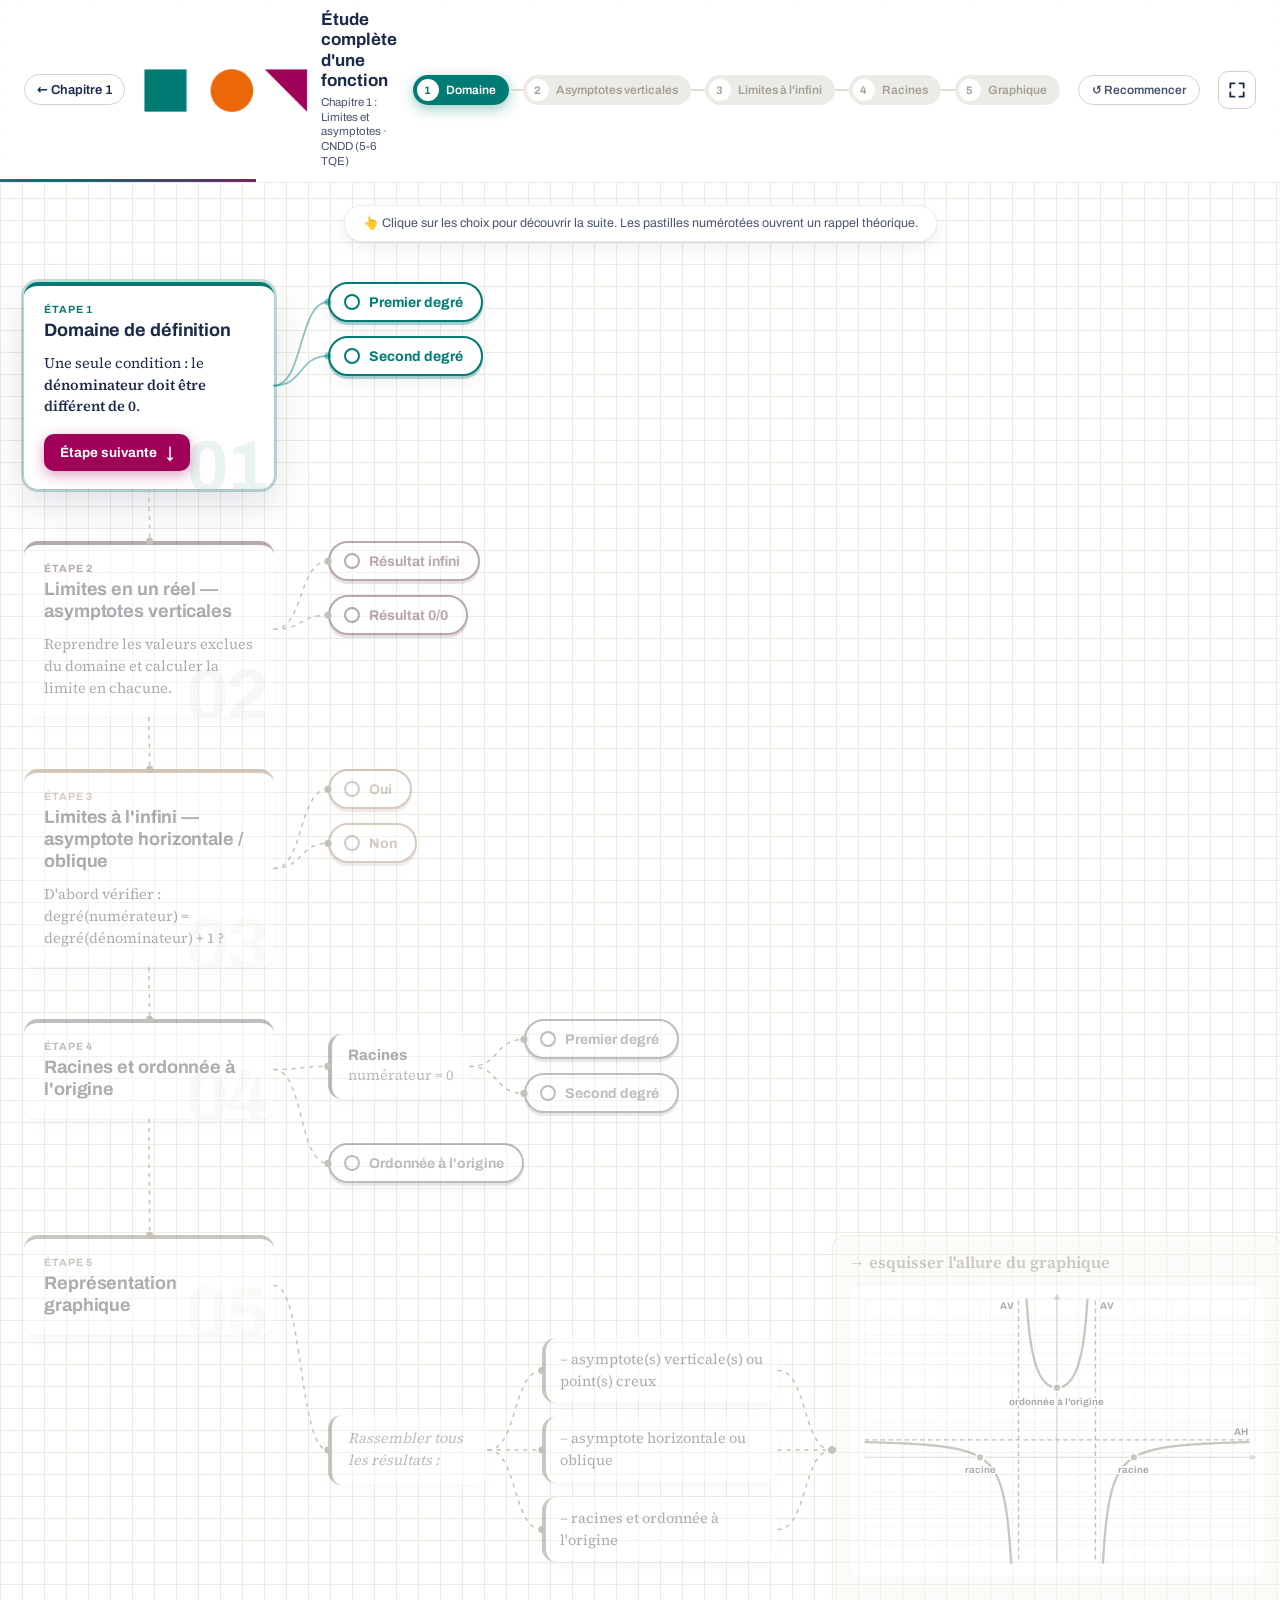
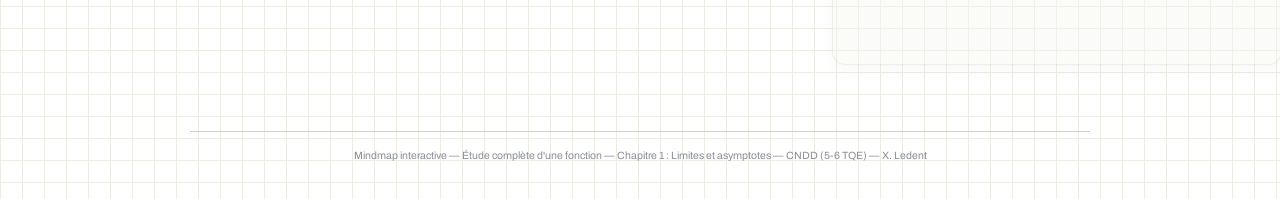
<file: limites-asymptotes/etude-de-fonction.html>
<!DOCTYPE html>
<html lang="fr">
<head>
<meta charset="UTF-8">
<meta name="viewport" content="width=device-width, initial-scale=1">
<title>Étude complète d'une fonction</title>
<link rel="icon" type="image/svg+xml" href="data:image/svg+xml,%3Csvg%20xmlns%3D%22http%3A%2F%2Fwww.w3.org%2F2000%2Fsvg%22%20viewBox%3D%220%200%2032%2032%22%3E%3Crect%20width%3D%2215%22%20height%3D%2215%22%20rx%3D%223%22%20fill%3D%22%23007C74%22%2F%3E%3Crect%20x%3D%2217%22%20width%3D%2215%22%20height%3D%2215%22%20rx%3D%223%22%20fill%3D%22%23A00058%22%2F%3E%3Crect%20y%3D%2217%22%20width%3D%2215%22%20height%3D%2215%22%20rx%3D%223%22%20fill%3D%22%23EC6708%22%2F%3E%3Crect%20x%3D%2217%22%20y%3D%2217%22%20width%3D%2215%22%20height%3D%2215%22%20rx%3D%223%22%20fill%3D%22%233B5C76%22%2F%3E%3Cpath%20d%3D%22M7.5%203.5V11.5M3.5%207.5H11.5M20.5%207.5H28.5M4.7%2021.7L10.3%2027.3M10.3%2021.7L4.7%2027.3M20.5%2024.5H28.5%22%20stroke%3D%22%23fff%22%20stroke-width%3D%222.4%22%20stroke-linecap%3D%22round%22%2F%3E%3Ccircle%20cx%3D%2224.5%22%20cy%3D%2221%22%20r%3D%221.5%22%20fill%3D%22%23fff%22%2F%3E%3Ccircle%20cx%3D%2224.5%22%20cy%3D%2228%22%20r%3D%221.5%22%20fill%3D%22%23fff%22%2F%3E%3C%2Fsvg%3E">
<style>
@font-face { font-family:'Archivo'; font-style:normal; font-weight:400; src:url([data-uri]) format('woff2'); }
@font-face { font-family:'Archivo'; font-style:normal; font-weight:600; src:url([data-uri]) format('woff2'); }
@font-face { font-family:'Archivo'; font-style:normal; font-weight:700; src:url([data-uri]) format('woff2'); }
@font-face { font-family:'Source Serif 4'; font-style:normal; font-weight:400; src:url([data-uri]) format('woff2'); }
@font-face { font-family:'Source Serif 4'; font-style:normal; font-weight:600; src:url([data-uri]) format('woff2'); }

* { box-sizing: border-box; }
:root {
  --ink: #1B2A4A; --ink2: #4A5570; --ink3: #8B8F95; --line: #D3D2C9;
  --paper: #F4F3EE; --card: #FFFFFF;
  --shadow: 0 1px 2px rgba(27,42,74,.06), 0 6px 18px rgba(27,42,74,.07);
  --shadow-lg: 0 2px 4px rgba(27,42,74,.06), 0 16px 40px rgba(27,42,74,.14);
  --ui: "Archivo", system-ui, sans-serif;
  --gap: 54px;
}
html { scroll-behavior: smooth; }
body {
  margin: 0; font-family: "Source Serif 4", Georgia, serif; color: var(--ink);
  /* Fond « cahier » : quadrillage fin sur blanc */
  background-color: #fff;
  background-image: linear-gradient(#ECEBE4 1px, transparent 1px), linear-gradient(90deg, #ECEBE4 1px, transparent 1px);
  background-size: 22px 22px;
  -webkit-font-smoothing: antialiased;
}
button { font: inherit; }
:focus-visible { outline: 3px solid color-mix(in srgb, var(--accent, #1B2A4A) 55%, transparent); outline-offset: 3px; }

/* ---------- top bar ---------- */
.topbar {
  position: sticky; top: 0; z-index: 30;
  background: rgba(255,255,255,.88); backdrop-filter: blur(12px); -webkit-backdrop-filter: blur(12px);
  border-bottom: 1px solid rgba(27,42,74,.08);
}
.topbar-inner { max-width: 1400px; margin: 0 auto; padding: 10px 24px; display: flex; align-items: center; gap: 18px; }
.brand { display: flex; align-items: center; gap: 13px; min-width: 0; }
.brand img { height: 44px; width: auto; flex-shrink: 0; }
.brand h1 { font: 700 17px/1.2 var(--ui); margin: 0; letter-spacing: -.1px; }
.brand p { font: 400 11.5px/1.3 var(--ui); color: var(--ink2); margin: 3px 0 0; }
.nav { display: flex; align-items: center; margin-left: auto; }
.chip {
  --c: #1B2A4A;
  display: flex; align-items: center; gap: 7px; border: 1.5px solid transparent;
  background: #ECEBE5; color: #A4A298; border-radius: 999px; padding: 3px 12px 3px 3px;
  font: 600 12px var(--ui); white-space: nowrap; cursor: default;
  transition: background .25s, color .25s, border-color .25s, box-shadow .25s;
}
.chip .n { width: 22px; height: 22px; border-radius: 50%; display: grid; place-items: center; background: #fff; font-weight: 700; font-size: 11px; transition: inherit; }
.chip.done { background: #fff; border-color: var(--c); color: var(--c); cursor: pointer; }
.chip.done .n { background: var(--c); color: #fff; }
.chip.current { background: var(--c); color: #fff; cursor: pointer; box-shadow: 0 4px 14px color-mix(in srgb, var(--c) 40%, transparent); }
.chip.current .n { background: #fff; color: var(--c); }
.nav .bar { width: 14px; height: 2px; background: #DDDBD2; border-radius: 2px; transition: background .3s; }
.nav .bar.on { background: var(--c); }
.restart {
  font: 600 12px var(--ui); color: var(--ink2); background: #fff; border: 1px solid var(--line);
  border-radius: 999px; padding: 7px 13px; cursor: pointer; white-space: nowrap; transition: background .2s, transform .2s;
}
.restart:hover { background: #F0EFEA; }
.restart:active { transform: scale(.96); }
.progress { height: 3px; background: transparent; }
.progress-fill {
  height: 100%; width: 20%;
  background: linear-gradient(90deg, #007C74, #A00058 30%, #EC6708 55%, #3B5C76 78%, #8A6D1D);
  background-size: 100vw 100%;
  transition: width .6s cubic-bezier(.4,0,.2,1);
}

.hint {
  display: table; margin: 22px auto 4px; font: 400 12.5px/1.5 var(--ui); color: var(--ink2);
  background: #fff; border: 1px solid rgba(27,42,74,.08); border-radius: 999px; padding: 8px 18px;
  box-shadow: var(--shadow); text-align: center;
}

/* ---------- map ---------- */
.map-scroll { overflow-x: auto; padding: 10px 24px 30px; }
.map { position: relative; width: max-content; margin: 0 auto; padding-right: 8px; }
.wires { position: absolute; left: 0; top: 0; pointer-events: none; overflow: visible; z-index: 2; }
.w path { fill: none; stroke-linecap: round; transition: stroke-width .3s, opacity .3s; }
.w.strong path { stroke-width: 2.6; }
.w.on path { stroke-width: 1.8; opacity: .45; }
.w.off path { stroke: #C4C2B8 !important; stroke-width: 1.5; stroke-dasharray: 3 6; }
.w circle { transition: opacity .3s; }
.w.off circle { fill: #C4C2B8 !important; }
.w.on circle { opacity: .45; }

.lane { position: relative; z-index: 1; display: flex; align-items: flex-start; gap: var(--gap); padding: 26px 0; transition: opacity .45s, filter .45s; scroll-margin-top: 96px; }
.lane.locked { opacity: .38; filter: grayscale(.75); }
.lane.locked * { pointer-events: none; }
.lane-head { flex: 0 0 250px; }
.lane-body { display: flex; flex-direction: column; gap: 30px; }
.row { display: flex; align-items: center; gap: var(--gap); }
.col { display: flex; flex-direction: column; gap: 14px; align-items: flex-start; }

.node { position: relative; background: var(--card); border-radius: 14px; box-shadow: var(--shadow); font-size: 14.5px; line-height: 1.5; }

/* step card */
.step-node { padding: 18px 20px 18px; border-top: 4px solid var(--accent); overflow: hidden; transition: box-shadow .35s, transform .35s; }
.step-node .num { position: absolute; right: 8px; bottom: -14px; font: 700 72px/1 var(--ui); color: var(--accent); opacity: .09; letter-spacing: -3px; pointer-events: none; }
.tag { font: 700 10.5px var(--ui); color: var(--accent); text-transform: uppercase; letter-spacing: .9px; }
.step-node h2 { font: 700 18px/1.22 var(--ui); margin: 5px 0 0; letter-spacing: -.1px; }
.step-node .intro { margin: 11px 0 0; }
.lane.current .step-node { box-shadow: var(--shadow-lg), 0 0 0 3px color-mix(in srgb, var(--accent) 22%, transparent); }
.lane.done .step-node::after {
  content: "✓"; position: absolute; top: 14px; right: 14px; width: 22px; height: 22px; border-radius: 50%;
  background: var(--accent); color: #fff; font: 700 12px/22px var(--ui); text-align: center;
}
.next-btn {
  display: none; margin-top: 16px; align-items: center; gap: 9px;
  font: 700 13.5px var(--ui); color: #fff; background: var(--next); border: none; border-radius: 10px;
  padding: 10px 16px; cursor: pointer; box-shadow: 0 4px 14px color-mix(in srgb, var(--next) 38%, transparent);
  transition: transform .15s, box-shadow .15s;
}
.next-btn:hover { transform: translateY(-2px); box-shadow: 0 8px 20px color-mix(in srgb, var(--next) 42%, transparent); }
.next-btn:active { transform: translateY(1px); }
.next-btn .arrow-ic { display: inline-block; font-size: 16px; animation: nudge 1.6s ease-in-out infinite; }
.lane.current .next-btn { display: inline-flex; }
@keyframes nudge { 0%,100% { transform: translateY(-1px); } 50% { transform: translateY(3px); } }

/* choice pills */
.choice {
  font: 700 14px var(--ui); color: var(--accent); background: #fff;
  border: 2px solid var(--accent); border-radius: 999px; padding: 10px 18px 10px 14px; cursor: pointer;
  display: inline-flex; align-items: center; gap: 9px; white-space: nowrap;
  box-shadow: 0 3px 0 color-mix(in srgb, var(--accent) 30%, transparent), var(--shadow);
  transition: transform .15s, box-shadow .15s, background .2s, color .2s, opacity .25s;
}
.choice .ring { width: 16px; height: 16px; border-radius: 50%; border: 2px solid currentColor; display: grid; place-items: center; font-size: 10px; line-height: 1; flex-shrink: 0; }
.choice:hover { transform: translateY(-2px); background: color-mix(in srgb, var(--accent) 8%, #fff); }
.choice:active { transform: translateY(2px); box-shadow: 0 0 0 transparent; }
.choice.chosen { background: var(--accent); color: #fff; box-shadow: 0 3px 0 color-mix(in srgb, var(--accent) 55%, #000 10%), 0 8px 20px color-mix(in srgb, var(--accent) 32%, transparent); }
.choice.chosen .ring { background: #fff; color: var(--accent); border-color: #fff; }
.choice.chosen .ring::before { content: "✓"; font-weight: 700; }
.choice.other { opacity: .5; border-style: dashed; box-shadow: none; }
.choice.other:hover { opacity: .9; }

/* results */
.result {
  padding: 14px 16px 14px; background: var(--bg); border: 1.5px solid color-mix(in srgb, var(--accent) 25%, transparent);
  width: 320px;
}
.result[data-result] { display: none; }
.result[data-result].shown { display: block; animation: reveal .5s cubic-bezier(.2,.9,.3,1.15); }
@keyframes reveal { from { opacity: 0; transform: scale(.94); } to { opacity: 1; transform: none; } }
.result p { margin: 0 0 6px; }
.result p:last-of-type { margin-bottom: 0; }
.result-main { font-weight: 700; color: var(--accent); }
.result-main::before { content: "→ "; }
.sub-item::before { content: "– "; color: var(--accent); font-weight: 700; }
.converge { background: #fff; border: none; border-left: 5px solid var(--accent); width: 280px; }
.info { padding: 13px 16px; border-left: 4px solid var(--accent); }
.info-title { font: 700 15px var(--ui); margin: 0; }
.sub-line { margin: 2px 0 0; color: var(--ink2); }
.gather { width: 160px; font-style: italic; color: var(--ink2); }
.item { padding: 11px 15px 11px 14px; width: 236px; border-left: 4px solid var(--accent); transition: box-shadow .25s, transform .25s; cursor: default; }
.item::before { content: "– "; color: var(--accent); font-weight: 700; }
.item:hover { transform: translateX(3px); box-shadow: var(--shadow-lg); }
.lane.play .item { animation: flash 1s ease both; animation-delay: var(--d); }
@keyframes flash { 0% { box-shadow: var(--shadow); } 35% { box-shadow: 0 0 0 4px color-mix(in srgb, var(--accent) 30%, transparent), var(--shadow-lg); } 100% { box-shadow: var(--shadow); } }
.final { width: 450px; }
.final .result-main { font-size: 16px; }
.lane.locked .done-msg { visibility: hidden; }
.done-msg {
  margin-top: 12px; padding: 11px 14px; border-radius: 10px; text-align: center;
  font: 600 13px/1.45 var(--ui); color: #fff;
  background: linear-gradient(100deg, #007C74, #3B5C76 50%, #A00058);
}

/* ---------- mini graphs ---------- */
.viz {
  margin-top: 11px; background: #fff; border-radius: 10px; padding: 4px;
  border: 1px solid rgba(27,42,74,.08); color: var(--accent); cursor: pointer; position: relative;
}
.viz::after {
  content: "↻ rejouer"; position: absolute; right: 8px; bottom: 6px; font: 600 10px var(--ui); color: var(--ink3);
  opacity: 0; transition: opacity .2s;
}
.viz:hover::after { opacity: 1; }
.viz svg { display: block; width: 100%; height: auto; overflow: visible; }
.viz .grid line { stroke: #EEEDE7; stroke-width: 1; }
.viz .axis { stroke: #9CA1AD; stroke-width: 1.2; fill: none; }
.viz .axis-head { fill: #9CA1AD; }
.viz .curve { fill: none; stroke: currentColor; stroke-width: 2.6; stroke-linecap: round; stroke-linejoin: round; }
.viz .asy { stroke: var(--ink); stroke-width: 1.5; stroke-dasharray: 5 4; fill: none; opacity: .75; }
.viz .dot { fill: currentColor; stroke: #fff; stroke-width: 2; }
.viz .hole { fill: #fff; stroke: currentColor; stroke-width: 2.2; }
.viz text { font-family: var(--ui); font-size: 11px; fill: var(--ink2); }
.viz text.lab { fill: var(--ink); font-weight: 700; }
.viz text.acc { fill: currentColor; font-weight: 700; }
.viz text.halo { paint-order: stroke; stroke: #fff; stroke-width: 4px; stroke-linejoin: round; }
.viz .draw { stroke-dasharray: 1; stroke-dashoffset: 1; animation: draw var(--dur, 1s) cubic-bezier(.45,0,.25,1) var(--d, 0s) forwards; }
.viz .fade { opacity: 0; animation: fadeIn .45s ease var(--d, 0s) forwards; }
.viz .asy.fade { animation-name: fadeAsy; }
.viz .pop { transform-box: fill-box; transform-origin: center; transform: scale(0); animation: popIn .45s cubic-bezier(.2,1.5,.4,1) var(--d, 0s) forwards; }
@keyframes draw { to { stroke-dashoffset: 0; } }
@keyframes fadeIn { to { opacity: 1; } }
@keyframes fadeAsy { to { opacity: .75; } }
@keyframes popIn { to { transform: scale(1); } }
.viz.still .draw { animation: none; stroke-dashoffset: 0; }
.viz.still .fade { animation: none; opacity: 1; }
.viz.still .asy.fade { opacity: .75; }
.viz.still .pop { animation: none; transform: none; }
.viz .part { transition: opacity .25s; }
.viz[data-hl] .part { opacity: .15; }
.viz[data-hl="va"] .part.va, .viz[data-hl="asy"] .part.asy2, .viz[data-hl="pts"] .part.pts { opacity: 1; }
.viz[data-hl] .part.curvep { opacity: .35; }

/* ---------- pastilles & modal ---------- */
.pastille {
  display: inline-flex; align-items: center; justify-content: center;
  width: 22px; height: 22px; min-width: 22px; border-radius: 50%;
  background: var(--ink); color: #fff; font: 700 11px var(--ui); border: none; cursor: pointer;
  margin-left: 5px; vertical-align: middle; padding: 0; position: relative;
  box-shadow: 0 0 0 3px color-mix(in srgb, var(--ink) 14%, transparent);
  transition: transform .15s, box-shadow .2s;
}
.pastille:hover { transform: scale(1.15); box-shadow: 0 0 0 5px color-mix(in srgb, var(--ink) 18%, transparent); }
.result.shown .pastille { animation: ping 1.8s ease-out .6s 2; }
@keyframes ping { 0% { box-shadow: 0 0 0 0 rgba(27,42,74,.45); } 100% { box-shadow: 0 0 0 10px rgba(27,42,74,0); } }
.pastille-badge {
  display: inline-flex; align-items: center; justify-content: center;
  width: 24px; height: 24px; min-width: 24px; border-radius: 50%;
  background: var(--ink); color: #fff; font: 700 12px var(--ui);
}

.modal-overlay {
  display: none; position: fixed; inset: 0; background: rgba(27,42,74,.42); backdrop-filter: blur(4px); -webkit-backdrop-filter: blur(4px);
  z-index: 60; align-items: center; justify-content: center; padding: 20px;
}
.modal-overlay.open { display: flex; animation: fadeIn .2s ease; }
.modal-box {
  background: #fff; border-radius: 18px; max-width: 480px; width: 100%;
  max-height: 84vh; overflow-y: auto; padding: 22px 24px 26px; position: relative;
  box-shadow: 0 24px 70px rgba(27,42,74,.35); animation: modalIn .3s cubic-bezier(.2,1,.3,1);
}
@keyframes modalIn { from { opacity: 0; transform: translateY(14px) scale(.97); } to { opacity: 1; transform: none; } }
.modal-kicker { font: 700 10.5px var(--ui); text-transform: uppercase; letter-spacing: .9px; color: var(--ink3); margin: 2px 0 12px; }
.modal-close {
  position: absolute; top: 12px; right: 12px; width: 34px; height: 34px; border-radius: 50%;
  background: #F2F1EC; border: none; font-size: 20px; color: var(--ink2); cursor: pointer; line-height: 1;
}
.modal-close:hover { background: #E6E5DE; color: var(--ink); }
.modal-tabs { display: flex; gap: 4px; margin: 0 0 20px; background: #F2F1EC; padding: 4px; border-radius: 12px; }
.modal-tab {
  flex: 1; display: flex; align-items: center; justify-content: center; gap: 6px;
  font: 600 12px var(--ui); color: var(--ink2); background: transparent; border: none;
  border-radius: 9px; padding: 8px 5px; cursor: pointer; text-align: center; transition: background .2s, color .2s, box-shadow .2s;
}
.modal-tab:hover { color: var(--ink); }
.modal-tab.active { background: #fff; color: var(--ink); box-shadow: 0 1px 3px rgba(27,42,74,.14); }
.modal-tab .tab-num {
  display: inline-flex; align-items: center; justify-content: center;
  width: 17px; height: 17px; min-width: 17px; border-radius: 50%;
  background: var(--ink); color: #fff; font-size: 9.5px; font-weight: 700;
}
.modal-theory { animation: fadeIn .25s ease; }
.modal-theory .tsec-title {
  font: 700 15px var(--ui); color: var(--ink); text-transform: uppercase; letter-spacing: .4px;
  margin-bottom: 14px; padding-bottom: 10px; border-bottom: 2px solid var(--ink); display: flex; align-items: center; gap: 10px;
}
.modal-theory .deg { font: 600 14px var(--ui); color: var(--ink); margin-top: 14px; }
.modal-theory .row { display: flex; align-items: center; gap: 10px; margin-top: 8px; font-size: 15px; flex-wrap: wrap; }
.modal-theory .formula { background: #FBF3F3; border: 1px solid #F1D9DA; border-radius: 10px; padding: 10px 14px; }
.modal-theory .sep { color: #B8B6AB; }
.modal-theory .zero { color: var(--ink); font-weight: 600; }
.modal-theory .step2 { font-size: 14.5px; line-height: 1.55; margin-top: 10px; }
.modal-theory .step2 b { color: var(--ink); }
.redsign { color: #C1272D; font-weight: 700; }
.frac { display: inline-flex; flex-direction: column; align-items: center; vertical-align: middle; margin: 0 4px; line-height: 1.1; }
.frac .num { padding: 0 3px 2px; border-bottom: 1.4px solid currentColor; }
.frac .den { padding: 2px 3px 0; }

/* ---------- worked examples ---------- */
.result.wide { width: 370px; }
.calc {
  position: relative; margin: 14px 0 8px; padding: 13px 12px 9px; font-size: 14.5px; line-height: 1.35;
  background: color-mix(in srgb, var(--accent) 6%, #fff); border: 1px dashed color-mix(in srgb, var(--accent) 35%, transparent); border-radius: 9px;
  color: var(--ink); cursor: pointer;
}
.ex-tag {
  position: absolute; top: -9px; left: 10px; font: 700 9.5px/1 var(--ui); letter-spacing: .8px; text-transform: uppercase;
  color: #fff; background: var(--accent); padding: 4px 8px; border-radius: 99px;
}
.cl { margin: 6px 0; display: flex; align-items: center; gap: 5px; flex-wrap: wrap; }
.cl.res { font-weight: 700; color: var(--accent); }
.cl.res::before { content: "→"; margin-right: 2px; }
.viz .frac { margin: 0 3px; }
.viz .frac .num, .viz .frac .den { padding-left: 4px; padding-right: 4px; }
mark {
  color: inherit; border-radius: 4px; padding: 0 2px;
  background: linear-gradient(color-mix(in srgb, var(--accent) 24%, transparent), color-mix(in srgb, var(--accent) 24%, transparent)) no-repeat left / 0% 100%;
  animation: markIn .6s ease .5s forwards;
}
@keyframes markIn { to { background-size: 100% 100%; } }
.rise { opacity: 0; animation: riseIn .45s cubic-bezier(.2,.8,.3,1) var(--d, 0s) forwards; }
@keyframes riseIn { from { opacity: 0; transform: translateY(5px); } to { opacity: 1; transform: none; } }
.circ { position: relative; display: inline-block; }
.circ::after {
  content: ""; position: absolute; inset: -2px -5px; border: 2px solid var(--accent); border-radius: 50%;
  opacity: 0; transform: scale(1.5); animation: circIn .45s cubic-bezier(.2,1.2,.4,1) var(--d) forwards;
}
@keyframes circIn { to { opacity: 1; transform: none; } }
.cancel { position: relative; display: inline-block; }
.cancel::after {
  content: ""; position: absolute; left: -2px; right: -2px; top: 50%; height: 2px; background: #C1272D; border-radius: 2px;
  transform: rotate(-16deg) scaleX(0); transform-origin: left center; animation: strike .35s ease var(--d) forwards;
}
@keyframes strike { to { transform: rotate(-16deg) scaleX(1); } }
.lim { display: inline-flex; flex-direction: column; align-items: center; line-height: 1; margin: 0 1px; }
.lim small { font-size: 9.5px; margin-top: 2px; white-space: nowrap; }
.cap { font: 600 11.5px/1.35 var(--ui); text-align: center; color: var(--ink2); margin-top: 4px; }
.cap b { color: var(--accent); }
table.signs { border-collapse: collapse; margin: 8px 0 4px; font: 600 13px var(--ui); }
table.signs th { text-align: left; padding: 3px 10px 3px 2px; border-right: 1.5px solid var(--ink); font-weight: 600; }
table.signs td { padding: 3px 12px; text-align: center; min-width: 34px; }
table.signs tr:first-child th, table.signs tr:first-child td { border-bottom: 1.5px solid var(--ink); }
table.signs .sg { color: #C1272D; font-weight: 700; font-size: 15px; }
.duo { display: grid; grid-template-columns: 1fr 1fr; gap: 8px; }
.panel { background: color-mix(in srgb, var(--accent) 6%, #fff); border-radius: 9px; padding: 7px 6px 8px; font-size: 12.5px; }
.panel .cl { margin: 4px 0; justify-content: center; }
.panel svg { margin-top: 4px; }
.potence {
  display: grid; grid-template-columns: repeat(3, auto) auto; justify-content: start; column-gap: 9px; row-gap: 0;
  margin: 8px 0 4px; font-size: 14.5px;
}
.potence > span { white-space: nowrap; padding-top: 2px; padding-bottom: 2px; }
.potence .dv { border-left: 2px solid var(--ink); border-bottom: 2px solid var(--ink); padding: 0 8px 2px; }
.potence .qt { border-left: 2px solid var(--ink); padding: 2px 8px 0; font-weight: 700; color: var(--accent); border-radius: 0 0 6px 0; animation: qtGlow .6s ease 3.9s forwards; }
@keyframes qtGlow { to { background: color-mix(in srgb, var(--accent) 18%, transparent); } }
.potence .hr { height: 1.5px; background: var(--ink2); align-self: center; margin: 1px 0; transform: scaleX(0); transform-origin: left; animation: hrIn .35s ease var(--d) forwards; }
@keyframes hrIn { to { transform: none; } }
.potence .rest { font-weight: 700; color: #C1272D; }
.potence .note { font: 600 10.5px var(--ui); color: var(--ink3); align-self: center; }
.viz.still .rise, .viz.still .potence .hr { animation: none; opacity: 1; transform: none; }
.viz.still mark { animation: none; background-size: 100% 100%; }
.viz.still .circ::after, .viz.still .cancel::after { animation: none; opacity: 1; transform: none; }
.viz.still .cancel::after { transform: rotate(-16deg); }
.viz.still .potence .qt { animation: none; background: color-mix(in srgb, var(--accent) 18%, transparent); }
.viz:has(.calc) { background: transparent; border: none; padding: 0; }
.viz:has(.calc) > svg { background: #fff; border: 1px solid rgba(27,42,74,.08); border-radius: 10px; padding: 4px; }
.viz:has(.duo) { background: transparent; border: none; padding: 0; }
.viz:has(.calc)::after, .viz:has(.duo)::after { bottom: -16px; }

/* ---------- theory modal extras ---------- */
.cases { display: grid; gap: 6px; margin-top: 12px; }
.case { display: flex; align-items: center; gap: 10px; font-size: 14.5px; }
.case .badge { font: 700 12px var(--ui); background: var(--ink); color: #fff; border-radius: 6px; padding: 4px 8px; min-width: 58px; text-align: center; }
.t-ex { margin-top: 14px; border: 1px solid var(--line); border-radius: 10px; padding: 0 14px; font-size: 14.5px; }
.t-ex summary { cursor: pointer; font: 600 12.5px var(--ui); color: var(--ink2); padding: 10px 0; list-style: none; }
.t-ex summary::-webkit-details-marker { display: none; }
.t-ex summary::before { content: "▸ "; display: inline-block; transition: transform .2s; }
.t-ex[open] summary::before { transform: rotate(90deg); }
.t-ex .ex-body { padding: 0 0 12px; line-height: 1.8; }
.sgn-toggle { display: inline-flex; background: #F2F1EC; border-radius: 9px; padding: 3px; gap: 2px; margin: 0 0 4px; }
.sgn-toggle button { border: none; background: transparent; font: 700 12.5px var(--ui); color: var(--ink2); padding: 6px 12px; border-radius: 7px; cursor: pointer; }
.sgn-toggle button.on { background: #fff; color: var(--ink); box-shadow: 0 1px 3px rgba(27,42,74,.15); }
.sgn-live { display: flex; align-items: center; gap: 12px; margin-top: 8px; flex-wrap: wrap; }
.case.dcase { margin-top: 14px; }
.sgn-live table.signs { margin: 0; font-size: 13.5px; }
.sgn-live .mini { width: 120px; flex-shrink: 0; color: #C1272D; background: #fff; border: 1px solid var(--line); border-radius: 8px; padding: 2px; }
.sgn-live .mini svg { display: block; width: 100%; height: auto; }
.mini .grid line { stroke: #F0EFE9; }
.mini .axis { stroke: #9CA1AD; stroke-width: 1.2; fill: none; }
.mini .axis-head { fill: #9CA1AD; }
.mini .curve { fill: none; stroke: currentColor; stroke-width: 3; stroke-linecap: round; }
.mini .dot { fill: currentColor; stroke: #fff; stroke-width: 2; }
.mini .draw { stroke-dasharray: 1; stroke-dashoffset: 1; animation: draw .7s ease var(--d, 0s) forwards; }
.mini .pop { transform-box: fill-box; transform-origin: center; transform: scale(0); animation: popIn .35s ease var(--d, 0s) forwards; }
.mini text { font: 600 11px var(--ui); fill: var(--ink2); }
.modal-nav { display: flex; justify-content: space-between; margin-top: 18px; }
.modal-nav button { font: 600 12px var(--ui); color: var(--ink2); background: none; border: 1px solid var(--line); border-radius: 99px; padding: 6px 12px; cursor: pointer; }
.modal-nav button:hover { background: #F2F1EC; }
.modal-nav button[hidden] { visibility: hidden; display: inline-block; }

.modal-box { max-width: 880px; max-height: 94vh; padding: 20px 26px 22px; }
.t-grid { display: grid; grid-template-columns: 1fr 1.25fr; gap: 0 34px; align-items: start; }
.t-grid .t-col + .t-col { border-left: 1px solid var(--line); padding-left: 34px; }
.t-grid .deg:first-child { margin-top: 4px; }
.sgn-live .mini { width: 104px; }
.modal-theory .case.dcase { margin-top: 12px; }
@media (max-width: 760px) {
  .t-grid { grid-template-columns: 1fr; }
  .t-grid .t-col + .t-col { border-left: none; padding-left: 0; margin-top: 8px; }
}

footer {
  max-width: 900px; margin: 10px auto 0; padding: 16px 16px 36px; border-top: 1px solid var(--line);
  font: 400 10.5px/1.5 var(--ui); color: var(--ink3); text-align: center;
}

.confetti { position: fixed; top: 0; left: 0; width: 9px; height: 13px; border-radius: 2px; z-index: 70; pointer-events: none; }

/* ---------- phone / narrow: vertical path ---------- */
@media (max-width: 979px) {
  :root { --gap: 26px; }
  .topbar-inner { padding: 8px 16px; gap: 10px; flex-wrap: wrap; }
  .brand img { height: 34px; }
  .brand h1 { font-size: 15px; }
  .brand p { display: none; }
  .nav { order: 3; width: 100%; justify-content: space-between; margin: 0; }
  .nav .bar { flex: 1; }
  .chip { padding: 3px; }
  .chip .lbl { display: none; }
  .brand { flex: 1; }
  .restart { padding: 7px 11px; }
  .restart .txt { display: none; }
  .hint { display: block; border-radius: 12px; margin: 16px 16px 0; }
  .map-scroll { padding: 6px 16px 20px; overflow: visible; }
  .map { width: auto; max-width: 560px; padding-right: 0; }
  .lane { flex-direction: column; align-items: stretch; padding: 22px 0; scroll-margin-top: 110px; }
  .lane + .lane { border-top: 1px dashed #D8D6CC; }
  .lane-head { flex: none; }
  .row { flex-direction: column; align-items: stretch; }
  .col { align-items: stretch; }
  .col.choices { flex-direction: row; justify-content: center; flex-wrap: wrap; gap: 12px; }
  .result, .result.wide, .converge, .final, .item, .gather { width: auto; }
  .gather { text-align: center; }
  .choice { white-space: normal; }
}
@media (prefers-reduced-motion: reduce) {
  *, *::before, *::after { animation-duration: .001s !important; animation-delay: 0s !important; transition-duration: .001s !important; }
  html { scroll-behavior: auto; }
}
@media print {
  .topbar, .hint, .next-btn, .restart { display: none !important; }
  body { background: #fff; }
  .lane.locked { opacity: 1; filter: none; }
}
/* @PLEIN-ECRAN:CSS début : module partagé, repris par 4eme/src/build.mjs */
.pe-bouton { flex: none; width: 38px; height: 38px; display: inline-flex; align-items: center; justify-content: center; padding: 0;
  color: #1B2A4A; background: #fff; border: 1.5px solid #D3D2C9; border-radius: 10px; cursor: pointer; }
.pe-bouton:hover { border-color: #4A5570; }
.pe-bouton svg { width: 20px; height: 20px; }
.pe-bouton.flottant { position: fixed; right: 14px; bottom: 14px; z-index: 900; box-shadow: 0 2px 8px rgba(27,42,74,.12); }
@media print { .pe-bouton { display: none !important; } }
/* @PLEIN-ECRAN:CSS fin */
</style>
<style>
.retour-site{flex:none;display:inline-flex;align-items:center;gap:6px;font:600 13px var(--ui,system-ui);color:#1B2A4A;
  text-decoration:none;background:#fff;border:1.5px solid #D3D2C9;border-radius:999px;padding:7px 12px;white-space:nowrap}
.retour-site:hover{border-color:#4A5570}
.outils-site{flex:none;position:relative}
.outils-site summary{list-style:none;cursor:pointer;font:600 13px var(--ui,system-ui);color:#1B2A4A;background:#fff;
  border:1.5px solid #D3D2C9;border-radius:999px;padding:7px 12px;white-space:nowrap}
.outils-site summary::-webkit-details-marker{display:none}
.outils-site summary:hover,.outils-site[open] summary{border-color:#4A5570}
.outils-site .menu{position:absolute;top:calc(100% + 6px);left:0;z-index:1000;min-width:280px;background:#fff;
  border:1px solid #D3D2C9;border-radius:12px;box-shadow:0 10px 30px rgba(27,42,74,.16);padding:6px}
.outils-site .menu a{display:flex;gap:10px;align-items:center;font:600 14px var(--ui,system-ui);color:#1B2A4A;
  text-decoration:none;padding:9px 10px;border-radius:8px}
.outils-site .menu a:hover{background:#F4F3EE}
.outils-site .menu a[aria-current]{color:#4A5570;cursor:default}
.outils-site .menu .n{flex:none;width:24px;height:24px;border-radius:50%;display:inline-flex;align-items:center;
  justify-content:center;font-size:12px;color:#fff;background:var(--c)}
.outils-site .menu .ici{margin-left:auto;font-weight:500;font-size:12px;color:#8B8F95}
a.logo-site{display:flex;flex-shrink:0;border-radius:6px}
a.logo-site:focus-visible{outline:3px solid #1B2A4A;outline-offset:2px}
a.sous-titre-site{color:inherit;text-decoration:none}
a.sous-titre-site:hover{text-decoration:underline}
.retour-site:focus-visible,.outils-site summary:focus-visible,.outils-site .menu a:focus-visible,a.sous-titre-site:focus-visible{outline:3px solid #1B2A4A;outline-offset:2px}
.nav-site{flex:none;display:flex;align-items:center;gap:8px}
@media(max-width:560px){.nav-site{flex:1 0 100%}.nav-site .long{display:none}}
@media print{.nav-site{display:none}}
</style>
</head>
<body>

<header class="topbar">
  <div class="topbar-inner">
    <div class="nav-site"><a class="retour-site" href="index.html" title="Page du chapitre 1 : Limites et asymptotes">← Chapitre 1</a></div>
    <div class="brand">
      <a class="logo-site" href="../index.html" title="Accueil du site : tous les chapitres"><img src="[data-uri]" alt="Collège Notre-Dame, Dinant"></a>
      <div>
        <h1>Étude complète d'une fonction</h1>
        <p><a class="sous-titre-site" href="index.html">Chapitre 1 : Limites et asymptotes · CNDD (5-6 TQE)</a></p>
      </div>
    </div>
    <nav class="nav" id="nav" aria-label="Étapes"></nav>
    <button class="restart" id="restart" aria-label="Recommencer">↺<span class="txt"> Recommencer</span></button>
  </div>
  <div class="progress"><div class="progress-fill" id="progressFill"></div></div>
</header>

<div class="hint">👆 Clique sur les choix pour découvrir la suite. Les pastilles numérotées ouvrent un rappel théorique.</div>

<div class="map-scroll">
<div class="map" id="map">
  <svg class="wires" id="wires" aria-hidden="true"><defs id="wireDefs"></defs></svg>

  <!-- ÉTAPE 1 -->
  <section class="lane" data-step="1" style="--accent:#007C74; --bg:#EAF5F3;">
    <div class="lane-head">
      <div class="node step-node" id="s1">
        <span class="num">01</span>
        <div class="tag">Étape 1</div>
        <h2>Domaine de définition</h2>
        <p class="intro">Une seule condition : le <b>dénominateur doit être différent de 0</b>.</p>
        <button class="next-btn" data-goto="2" style="--next:#A00058;"><span>Étape suivante</span><span class="arrow-ic">↓</span></button>
      </div>
    </div>
    <div class="lane-body">
      <div class="row">
        <div class="col choices">
          <button class="node choice" id="c1a" data-parent="s1" data-branch="e1deg" data-key="p1"><span class="ring"></span>Premier degré</button>
          <button class="node choice" id="c1b" data-parent="s1" data-branch="e1deg" data-key="p2"><span class="ring"></span>Second degré</button>
        </div>
        <div class="col">
          <div class="node result" id="r1a" data-parent="c1a" data-branch="e1deg" data-result="p1">
            <p>équation simple</p>
            <div class="viz" data-viz="dom1"></div>
          </div>
          <div class="node result" id="r1b" data-parent="c1b" data-branch="e1deg" data-result="p2">
            <p>Résoudre ax² + bx + c = 0 <button class="pastille" data-theory="1" aria-label="Rappel 1">1</button></p>
            <div class="viz" data-viz="dom2"></div>
          </div>
        </div>
        <div class="col">
          <div class="node result converge" id="v1" data-parent="r1a r1b" data-branch="e1deg" data-result="*">
            <p class="result-main">dom f = ℝ \ {valeur(s) trouvée(s)}</p>
            <div class="viz" data-viz="domline"></div>
          </div>
        </div>
      </div>
    </div>
  </section>

  <!-- ÉTAPE 2 -->
  <section class="lane" data-step="2" style="--accent:#A00058; --bg:#F9EDF3;">
    <div class="lane-head">
      <div class="node step-node" id="s2" data-parent="s1" data-spine>
        <span class="num">02</span>
        <div class="tag">Étape 2</div>
        <h2>Limites en un réel — asymptotes verticales</h2>
        <p class="intro">Reprendre les valeurs exclues du domaine et calculer la limite en chacune.</p>
        <button class="next-btn" data-goto="3" style="--next:#EC6708;"><span>Étape suivante</span><span class="arrow-ic">↓</span></button>
      </div>
    </div>
    <div class="lane-body">
      <div class="row">
        <div class="col choices">
          <button class="node choice" id="c2a" data-parent="s2" data-branch="e2lim" data-key="inf"><span class="ring"></span>Résultat infini</button>
          <button class="node choice" id="c2b" data-parent="s2" data-branch="e2lim" data-key="zero"><span class="ring"></span>Résultat 0/0</button>
        </div>
        <div class="col">
          <div class="node result wide" id="r2a" data-parent="c2a" data-branch="e2lim" data-result="inf">
            <p class="result-main">asymptote verticale — étudier le signe du dénominateur autour de cette valeur <button class="pastille" data-theory="2" aria-label="Rappel 2">2</button></p>
            <div class="viz" data-viz="va"></div>
          </div>
          <div class="node result wide" id="r2b" data-parent="c2b" data-branch="e2lim" data-result="zero">
            <p class="sub-item">factoriser <button class="pastille" data-theory="3" aria-label="Rappel 3">3</button></p>
            <p class="sub-item">simplifier, puis recalculer la limite</p>
            <div class="viz" data-viz="zero"></div>
          </div>
        </div>
      </div>
    </div>
  </section>

  <!-- ÉTAPE 3 -->
  <section class="lane" data-step="3" style="--accent:#EC6708; --bg:#FDF1E7;">
    <div class="lane-head">
      <div class="node step-node" id="s3" data-parent="s2" data-spine>
        <span class="num">03</span>
        <div class="tag">Étape 3</div>
        <h2>Limites à l'infini — asymptote horizontale / oblique</h2>
        <p class="intro">D'abord vérifier : degré(numérateur) = degré(dénominateur) + 1 ?</p>
        <button class="next-btn" data-goto="4" style="--next:#3B5C76;"><span>Étape suivante</span><span class="arrow-ic">↓</span></button>
      </div>
    </div>
    <div class="lane-body">
      <div class="row">
        <div class="col choices">
          <button class="node choice" id="c3a" data-parent="s3" data-branch="e3inf" data-key="oui"><span class="ring"></span>Oui</button>
          <button class="node choice" id="c3b" data-parent="s3" data-branch="e3inf" data-key="non"><span class="ring"></span>Non</button>
        </div>
        <div class="col">
          <div class="node result wide" id="r3a" data-parent="c3a" data-branch="e3inf" data-result="oui">
            <p class="result-main">asymptote oblique (division euclidienne)</p>
            <div class="viz" data-viz="obl"></div>
          </div>
          <div class="node result" id="r3b" data-parent="c3b" data-branch="e3inf" data-result="non">
            <p class="sub-item">entourer les plus grands degrés de x</p>
            <p class="sub-item">simplifier, recalculer la limite à l'infini</p>
            <p class="result-main">on obtient un chiffre → asymptote horizontale y = ce chiffre</p>
            <div class="viz" data-viz="hor"></div>
          </div>
        </div>
      </div>
    </div>
  </section>

  <!-- ÉTAPE 4 -->
  <section class="lane" data-step="4" style="--accent:#3B5C76; --bg:#EEF1F4;">
    <div class="lane-head">
      <div class="node step-node" id="s4" data-parent="s3" data-spine>
        <span class="num">04</span>
        <div class="tag">Étape 4</div>
        <h2>Racines et ordonnée à l'origine</h2>
        <button class="next-btn" data-goto="5" style="--next:#8A6D1D;"><span>Étape suivante</span><span class="arrow-ic">↓</span></button>
      </div>
    </div>
    <div class="lane-body">
      <div class="row">
        <div class="col">
          <div class="node info" id="i4a" data-parent="s4">
            <p class="info-title">Racines</p>
            <p class="sub-line">numérateur = 0</p>
          </div>
        </div>
        <div class="col choices">
          <button class="node choice" id="c4a" data-parent="i4a" data-branch="e4deg" data-key="p1"><span class="ring"></span>Premier degré</button>
          <button class="node choice" id="c4b" data-parent="i4a" data-branch="e4deg" data-key="p2"><span class="ring"></span>Second degré</button>
        </div>
        <div class="col">
          <div class="node result" id="r4a" data-parent="c4a" data-branch="e4deg" data-result="p1">
            <p>équation simple</p>
            <div class="viz" data-viz="rac1"></div>
          </div>
          <div class="node result" id="r4b" data-parent="c4b" data-branch="e4deg" data-result="p2">
            <p>Résoudre ax² + bx + c = 0 <button class="pastille" data-theory="1" aria-label="Rappel 1">1</button></p>
            <div class="viz" data-viz="rac2"></div>
          </div>
        </div>
      </div>
      <div class="row">
        <div class="col">
          <button class="node choice" id="i4b" data-parent="s4" data-mparent="r4a r4b" data-branch="e4ord" data-key="go"><span class="ring"></span>Ordonnée à l'origine</button>
        </div>
        <div class="col">
          <div class="node result" id="r4c" data-parent="i4b" data-branch="e4ord" data-result="go">
            <p class="result-main">remplacer x par 0, calculer y</p>
            <div class="viz" data-viz="yint"></div>
          </div>
        </div>
      </div>
    </div>
  </section>

  <!-- ÉTAPE 5 -->
  <section class="lane" data-step="5" style="--accent:#8A6D1D; --bg:#FBF6EA;">
    <div class="lane-head">
      <div class="node step-node" id="s5" data-parent="s4" data-spine>
        <span class="num">05</span>
        <div class="tag">Étape 5</div>
        <h2>Représentation graphique</h2>
      </div>
    </div>
    <div class="lane-body">
      <div class="row">
        <div class="col">
          <div class="node info gather" id="i5" data-parent="s5">Rassembler tous les résultats :</div>
        </div>
        <div class="col">
          <div class="node item" id="i5a" data-parent="i5" data-hl="va" style="--d:.2s;">asymptote(s) verticale(s) ou point(s) creux</div>
          <div class="node item" id="i5b" data-parent="i5" data-mparent="i5a" data-hl="asy" style="--d:.6s;">asymptote horizontale ou oblique</div>
          <div class="node item" id="i5c" data-parent="i5" data-mparent="i5b" data-hl="pts" style="--d:1s;">racines et ordonnée à l'origine</div>
        </div>
        <div class="col">
          <div class="node result final" id="r5" data-parent="i5a i5b i5c" data-mparent="i5c">
            <p class="result-main">esquisser l'allure du graphique</p>
            <div class="viz" data-viz="full" id="fullViz"></div>
            <div class="done-msg">C'est complet — tu as toutes les infos pour dessiner le graphique.</div>
          </div>
        </div>
      </div>
    </div>
  </section>
</div>
</div>

<footer>Mindmap interactive — Étude complète d'une fonction — Chapitre 1 : Limites et asymptotes — CNDD (5-6 TQE) — X. Ledent</footer>

<div class="modal-overlay" id="modalOverlay" role="dialog" aria-modal="true" aria-label="Rappel théorique">
  <div class="modal-box">
    <button class="modal-close" id="modalCloseBtn" aria-label="Fermer">×</button>
    <div class="modal-kicker">Rappel théorique</div>
    <div class="modal-tabs">
      <button class="modal-tab" data-theory="1"><span class="tab-num">1</span> Équations</button>
      <button class="modal-tab" data-theory="2"><span class="tab-num">2</span> Signes</button>
      <button class="modal-tab" data-theory="3"><span class="tab-num">3</span> Factorisation</button>
    </div>

    <div class="modal-theory" id="theory-1">
      <div class="tsec-title"><span class="pastille-badge">1</span> Équations du second degré</div>
      <div class="row formula"><span class="redsign">Δ = b² − 4ac</span></div>
      <div class="row formula"><span class="redsign">x = <span class="frac"><span class="num">−b ± √Δ</span><span class="den">2a</span></span></span></div>
      <div class="cases">
        <div class="case"><span class="badge">Δ &gt; 0</span> deux solutions x₁ et x₂</div>
        <div class="case"><span class="badge">Δ = 0</span> une solution : x = <span class="frac"><span class="num">−b</span><span class="den">2a</span></span></div>
        <div class="case"><span class="badge">Δ &lt; 0</span> pas de solution réelle</div>
      </div>
    </div>

    <div class="modal-theory" id="theory-2" style="display:none;">
      <div class="tsec-title"><span class="pastille-badge">2</span> Tableau de signes</div>
      <div class="sgn-toggle" role="group" aria-label="Signe de a">
        <button data-sign="1" class="on">a &gt; 0</button><button data-sign="-1">a &lt; 0</button>
      </div>
      <div class="t-grid">
      <div class="t-col">
      <div class="deg">Degré 1 : ax + b (racine x₀ = −b⁄a)</div>
      <div class="row formula"><span class="redsign">signe contraire de a</span><span class="sep">│</span><span class="zero">0</span><span class="sep">│</span><span class="redsign">signe de a</span></div>
      <div class="sgn-live">
        <table class="signs" id="sg1"></table>
        <div class="mini" id="mg1"></div>
      </div>
      </div>
      <div class="t-col">
      <div class="deg">Degré 2 : ax² + bx + c</div>
      <div class="step2">1. Résoudre l'équation ax² + bx + c = 0 <button class="pastille" data-theory="1" aria-label="Rappel 1">1</button></div>
      <div class="step2">2. <b>Signe de a</b> partout, sauf <b>entre les 2 racines</b> (si elles existent)</div>
      <div class="case dcase"><span class="badge">Δ &gt; 0</span> deux racines x₁ et x₂</div>
      <div class="sgn-live">
        <table class="signs" id="sg2"></table>
        <div class="mini" id="mg2"></div>
      </div>
      <div class="case dcase"><span class="badge">Δ = 0</span> une racine x₁ → signe de a partout, sauf 0 en x₁</div>
      <div class="sgn-live">
        <table class="signs" id="sg3"></table>
        <div class="mini" id="mg3"></div>
      </div>
      <div class="case dcase"><span class="badge">Δ &lt; 0</span> pas de racine → signe de a partout</div>
      <div class="sgn-live">
        <table class="signs" id="sg4"></table>
        <div class="mini" id="mg4"></div>
      </div>
      </div>
      </div>
    </div>

    <div class="modal-theory" id="theory-3" style="display:none;">
      <div class="tsec-title"><span class="pastille-badge">3</span> Factorisation</div>
      <div class="deg">Degré 2 : ax² + bx + c</div>
      <div class="step2">1. Résoudre l'équation ax² + bx + c = 0 <button class="pastille" data-theory="1" aria-label="Rappel 1">1</button></div>
      <div class="step2">2. On utilise la formule : <span class="redsign">a(x − x₁)(x − x₂)</span></div>
      <div class="cases">
        <div class="case"><span class="badge">Δ = 0</span> <span class="redsign">a(x − x₁)²</span></div>
        <div class="case"><span class="badge">Δ &lt; 0</span> pas de factorisation possible</div>
      </div>
    </div>

    <div class="modal-nav">
      <button id="tPrev">← précédent</button>
      <button id="tNext">suivant →</button>
    </div>
  </div>
</div>

<script>
(function () {
const ACC = {1:"#007C74", 2:"#A00058", 3:"#EC6708", 4:"#3B5C76", 5:"#8A6D1D"};
const LABELS = {1:"Domaine", 2:"Asymptotes verticales", 3:"Limites à l'infini", 4:"Racines", 5:"Graphique"};
const TOTAL = 5;
const map = document.getElementById('map');
const svg = document.getElementById('wires');
const defs = document.getElementById('wireDefs');
const lanes = [...document.querySelectorAll('.lane')];
const narrow = window.matchMedia('(max-width: 979px)');
const reduce = window.matchMedia('(prefers-reduced-motion: reduce)');

let unlocked = 1;
const choices = {};

/* ================= mini graphs ================= */
let uid = 0;
const f2 = n => Math.round(n * 10) / 10;

function plot(cfg) {
  const W = cfg.w || 300, H = cfg.h || 170, P = 12;
  const [x0, x1] = cfg.x, [y0, y1] = cfg.y;
  const T = v => (v + (cfg.t0 || 0)).toFixed(2);
  const sx = x => P + (x - x0) / (x1 - x0) * (W - 2 * P);
  const sy = y => H - P - (y - y0) / (y1 - y0) * (H - 2 * P);
  const id = 'clip' + (++uid);
  let s = `<svg viewBox="0 0 ${W} ${H}" role="img" aria-label="${cfg.aria || ''}"><defs><clipPath id="${id}"><rect x="${P}" y="${P - 2}" width="${W - 2 * P}" height="${H - 2 * P + 4}"/></clipPath></defs>`;
  const g = cfg.grid || 1;
  s += '<g class="grid">';
  for (let k = Math.ceil(x0 / g) * g; k <= x1; k += g) s += `<line x1="${f2(sx(k))}" y1="${P}" x2="${f2(sx(k))}" y2="${H - P}"/>`;
  for (let k = Math.ceil(y0 / g) * g; k <= y1; k += g) s += `<line x1="${P}" y1="${f2(sy(k))}" x2="${W - P}" y2="${f2(sy(k))}"/>`;
  s += '</g>';
  if (y0 < 0 && y1 > 0) {
    const Y = f2(sy(0));
    s += `<line class="axis" x1="${P}" y1="${Y}" x2="${W - P + 4}" y2="${Y}"/><path class="axis-head" d="M${W - P + 8},${Y} l-7,-3.5 v7z"/>`;
  }
  if (x0 < 0 && x1 > 0) {
    const X = f2(sx(0));
    s += `<line class="axis" x1="${X}" y1="${H - P}" x2="${X}" y2="${P - 4}"/><path class="axis-head" d="M${X},${P - 8} l-3.5,7 h7z"/>`;
  }
  (cfg.asy || []).forEach(a => {
    let line, lx, ly, anchor = 'start';
    if (a.v !== undefined) { line = [sx(a.v), P, sx(a.v), H - P]; lx = sx(a.v) + (a.dx ?? 5); ly = P + 10; anchor = a.anchor || 'start'; }
    else if (a.h !== undefined) { line = [P, sy(a.h), W - P, sy(a.h)]; lx = W - P - 2; ly = sy(a.h) - 6; anchor = 'end'; }
    else { line = [sx(x0), sy(a.m * x0 + a.p), sx(x1), sy(a.m * x1 + a.p)]; lx = a.lx !== undefined ? sx(a.lx) : W - P - 2; ly = a.ly !== undefined ? sy(a.ly) : P + 10; anchor = a.anchor || 'end'; }
    s += `<g class="part ${a.part || ''}"${a.faint ? ' opacity=".4"' : ''}><line class="asy fade" style="--d:${T(a.d ?? .1)}s" clip-path="url(#${id})" x1="${f2(line[0])}" y1="${f2(line[1])}" x2="${f2(line[2])}" y2="${f2(line[3])}"/>`;
    if (a.label) s += `<text class="lab halo fade" style="--d:${T((a.d ?? .1) + .15)}s" x="${f2(lx)}" y="${f2(ly)}" text-anchor="${anchor}">${a.label}</text>`;
    s += '</g>';
  });
  (cfg.fns || []).forEach(fn => {
    const ps = pieces(fn.f, x0, x1, fn.breaks || [], y0, y1);
    const d0 = fn.d ?? .35, dur = fn.dur ?? 1.1;
    const lens = ps.map(p => p.length), tot = lens.reduce((a, b) => a + b, 0) || 1;
    let acc = 0;
    s += `<g class="part curvep" clip-path="url(#${id})">`;
    ps.forEach((p, i) => {
      const d = 'M' + p.map(([x, y]) => f2(sx(x)) + ',' + f2(sy(y))).join(' L');
      const pd = d0 + dur * acc / tot, pdur = Math.max(.25, dur * lens[i] / tot);
      acc += lens[i];
      s += `<path class="curve draw" pathLength="1" style="--d:${T(pd)}s; --dur:${pdur.toFixed(2)}s" d="${d}"/>`;
    });
    s += '</g>';
  });
  (cfg.pts || []).forEach(p => {
    const d = p.d ?? 1.35;
    s += `<g class="part ${p.part || ''}"><circle class="${p.t || 'dot'} pop" style="--d:${T(d)}s" cx="${f2(sx(p.x))}" cy="${f2(sy(p.y))}" r="${p.r || 4.6}"/>`;
    if (p.label) s += `<text class="${p.cls || 'acc'} halo fade" style="--d:${T(d + .1)}s" x="${f2(sx(p.x) + (p.dx ?? 0))}" y="${f2(sy(p.y) + (p.dy ?? 16))}" text-anchor="${p.anchor || 'middle'}">${p.label}</text>`;
    s += '</g>';
  });
  (cfg.txt || []).forEach(t => {
    s += `<text class="${t.cls || 'lab'} halo fade" style="--d:${T(t.d ?? 1)}s" x="${f2(sx(t.x))}" y="${f2(sy(t.y))}" text-anchor="${t.anchor || 'middle'}">${t.s}</text>`;
  });
  return s + '</svg>';
}

function pieces(f, x0, x1, breaks, ylo, yhi) {
  const N = 480, span = yhi - ylo, lo = ylo - span, hi = yhi + span;
  const out = []; let cur = [], prevX = null, lastOut = null;
  const clamp = y => Math.max(lo, Math.min(hi, y));
  const flush = () => { if (cur.length > 1) out.push(cur); cur = []; };
  for (let i = 0; i <= N; i++) {
    const x = x0 + (x1 - x0) * i / N;
    if (prevX !== null && breaks.some(b => prevX < b && x >= b)) { flush(); lastOut = null; }
    prevX = x;
    if (breaks.some(b => Math.abs(x - b) < 1e-9)) continue;
    const y = f(x);
    if (!isFinite(y)) { flush(); continue; }
    if (y < lo || y > hi) {
      if (cur.length) { cur.push([x, clamp(y)]); flush(); }
      lastOut = [x, clamp(y)];
      continue;
    }
    if (!cur.length && lastOut) cur.push(lastOut);
    lastOut = null;
    cur.push([x, y]);
  }
  flush();
  return out;
}

/* droite réelle : valeurs exclues = trous */
function numberLine(vals) {
  const W = 300, H = 62, Y = 26, L = 16, R = 276, v0 = -4, v1 = 5;
  const X = v => L + (v - v0) / (v1 - v0) * (R - L);
  const holes = vals.map(X);
  const stops = [L, ...holes, R];
  let s = `<svg viewBox="0 0 ${W} ${H}" role="img" aria-label="Droite réelle privée de ${vals.join(' et ')}">`;
  s += `<line class="axis" x1="${L - 4}" y1="${Y}" x2="${R + 12}" y2="${Y}"/><path class="axis-head" d="M${R + 18},${Y} l-7,-3.5 v7z"/>`;
  s += `<line class="axis" x1="${X(0)}" y1="${Y - 5}" x2="${X(0)}" y2="${Y + 5}"/><text x="${X(0)}" y="${Y + 22}" text-anchor="middle">0</text>`;
  for (let i = 0; i < stops.length - 1; i++) {
    const a = stops[i] + (i ? 7 : 0), b = stops[i + 1] - (i < stops.length - 2 ? 7 : 0);
    s += `<path class="curve draw" pathLength="1" style="--d:${(.15 + i * .35).toFixed(2)}s; --dur:.45s; stroke-width:5" d="M${a},${Y} L${b},${Y}"/>`;
  }
  holes.forEach((h, i) => {
    const d = .25 + stops.length * .3 + i * .15;
    s += `<circle class="hole pop" style="--d:${d.toFixed(2)}s" cx="${f2(h)}" cy="${Y}" r="6"/>`;
    s += `<text class="acc fade" style="--d:${(d + .1).toFixed(2)}s" x="${f2(h)}" y="${Y + 22}" text-anchor="middle">${String(vals[i]).replace('-', '−')}</text>`;
  });
  s += `<text class="lab fade" style="--d:.2s" x="${R + 14}" y="${Y - 10}" text-anchor="middle">ℝ</text>`;
  return s + '</svg>';
}

/* petits outils pour les calculs animés */
const fr = (n, d) => `<span class="frac"><span class="num">${n}</span><span class="den">${d}</span></span>`;
const mk = s => `<mark>${s}</mark>`;
const ln = (d, h, c = '') => `<div class="cl rise ${c}" style="--d:${d}s">${h}</div>`;
const calc = (rows, tag = 'Exemple') => `<div class="calc"><span class="ex-tag">${tag}</span>${rows}</div>`;
const lim = sub => `<span class="lim">lim<small>${sub}</small></span>`;
const cap = (d, h) => `<div class="cap rise" style="--d:${d}s">${h}</div>`;
const cancel = (d, s) => `<span class="cancel" style="--d:${d}s">${s}</span>`;
const circ = (d, s) => `<span class="circ" style="--d:${d}s">${s}</span>`;
const t = (d, s, c = '') => `<span class="rise ${c}" style="--d:${d}s">${s}</span>`;

const fA = x => (2 * x - 4) / (x + 1);          // étape 4 : racine 2, ordonnée −4
const fB = x => (x * x - 2 * x - 3) / (x * x + 1); // étape 4 : racines −1 et 3

function potence() {
  return `<div class="potence" aria-label="Division euclidienne de x² + 1 par x − 1">
    ${t(.1, 'x²')}${t(.1, '+ 0x')}${t(.1, '+ 1')}<span class="dv rise" style="--d:.1s">x − 1</span>
    ${t(.9, '−x²')}${t(.9, '+ x')}<span></span><span class="qt"><span class="rise" style="--d:.5s">x</span><span class="rise" style="--d:2s">&nbsp;+ 1</span></span>
    <span class="hr grow" style="--d:1.3s; grid-column:1 / 4"></span><span class="gap"></span>
    <span></span>${t(1.5, 'x')}${t(1.5, '+ 1')}<span class="gap"></span>
    <span></span>${t(2.3, '−x')}${t(2.3, '+ 1')}<span class="gap"></span>
    <span class="hr grow" style="--d:2.7s; grid-column:2 / 4"></span><span class="gap"></span>
    <span></span><span></span>${t(2.9, '2', 'rest')}${t(3, 'reste', 'note')}
  </div>`;
}

const VIZ = {
  dom1: () => calc(
    ln(.1, `f(x) = ${fr('2x + 1', mk('x − 3'))}`) +
    ln(.8, 'x − 3 = 0') +
    ln(1.3, 'x = 3', 'res')),
  dom2: () => calc(
    ln(.1, `f(x) = ${fr('x + 5', mk('x² − x − 6'))}`) +
    ln(.8, 'x² − x − 6 = 0') +
    ln(1.3, 'Δ = 1 + 24 = 25') +
    ln(1.8, `x = ${fr('1 ± 5', '2')}`) +
    ln(2.4, 'x₁ = −2 &nbsp;;&nbsp; x₂ = 3', 'res')),
  domline: () => {
    const vals = choices.e1deg === 'p2' ? [-2, 3] : [3];
    return numberLine(vals) + cap(1.4, `exemple : dom f = ℝ \\ {${vals.join(' ; ').replace('-', '−')}}`);
  },
  va: () => choices.e1deg === 'p2'
    ? calc(
      ln(.1, `f(x) = ${fr('x + 5', 'x² − x − 6')}`) +
      ln(.6, `en −2 : ${fr('3', '0')} → ∞ &nbsp;;&nbsp; en 3 : ${fr('8', '0')} → ∞`) +
      `<table class="signs rise" style="--d:1.1s"><tr><th>x</th><td></td><td>−2</td><td></td><td>3</td><td></td></tr><tr><th>x² − x − 6</th><td class="sg">+</td><td>0</td><td class="sg">−</td><td>0</td><td class="sg">+</td></tr></table>` +
      ln(1.6, `${lim('x→−2⁻')} f(x) = +∞ &nbsp;;&nbsp; ${lim('x→−2⁺')} f(x) = −∞`, 'res') +
      ln(2, `${lim('x→3⁻')} f(x) = −∞ &nbsp;;&nbsp; ${lim('x→3⁺')} f(x) = +∞`, 'res'), 'Exemple — suite de l\'étape 1') +
      plot({ x: [-6, 7], y: [-8, 8], grid: 2, t0: 2.3, aria: 'Deux asymptotes verticales x = −2 et x = 3',
        fns: [{ f: x => (x + 5) / ((x + 2) * (x - 3)), breaks: [-2, 3], dur: 1.5 }],
        asy: [{ v: -2, label: 'x = −2', dx: -5, anchor: 'end' }, { v: 3, label: 'x = 3' }] })
    : calc(
      ln(.1, `f(x) = ${fr('2x + 1', 'x − 3')}`) +
      ln(.6, `en 3 : ${fr('7', '0')} → ∞`) +
      `<table class="signs rise" style="--d:1.1s"><tr><th>x</th><td></td><td>3</td><td></td></tr><tr><th>x − 3</th><td class="sg">−</td><td>0</td><td class="sg">+</td></tr></table>` +
      ln(1.6, `${lim('x→3⁻')} f(x) = −∞`, 'res') +
      ln(2, `${lim('x→3⁺')} f(x) = +∞`, 'res'), 'Exemple — suite de l\'étape 1') +
      plot({ x: [-3, 9], y: [-8, 12], grid: 2, t0: 2.3, aria: 'Asymptote verticale x = 3',
        fns: [{ f: x => (2 * x + 1) / (x - 3), breaks: [3], dur: 1.3 }],
        asy: [{ v: 3, label: 'x = 3' }],
        txt: [{ x: 4.4, y: 6.5, s: '+∞', cls: 'acc', anchor: 'start', d: 1.5 }, { x: 2.4, y: -6.8, s: '−∞', cls: 'acc', anchor: 'end', d: 1.5 }] }),
  zero: () => `<div class="duo">
    <div class="panel">
      ${ln(.1, `${fr('x² − 1', 'x − 1')} en 1 : ${fr('0', '0')}`)}
      ${ln(.6, fr(cancel(1.1, '(x − 1)') + '(x + 1)', cancel(1.1, 'x − 1')))}
      ${ln(1.5, '= x + 1')}
      ${ln(1.9, `${lim('x→1')} = 2`, 'res')}
      ${plot({ w: 160, h: 120, x: [-2.5, 3.5], y: [-1.5, 4.5], t0: 2.1, aria: 'Point creux',
        fns: [{ f: x => x + 1, breaks: [1], dur: .8 }], pts: [{ x: 1, y: 2, t: 'hole', d: 1 }] })}
      ${cap(3.2, 'limite = un réel<br>→ <b>point creux</b>')}
    </div>
    <div class="panel">
      ${ln(3.6, `${fr('x − 1', 'x² − 2x + 1')} en 1 : ${fr('0', '0')}`)}
      ${ln(4.1, fr(cancel(4.6, '(x − 1)'), cancel(4.6, '(x − 1)') + '(x − 1)'))}
      ${ln(5, `= ${fr('1', 'x − 1')}`)}
      ${ln(5.4, `${lim('x→1')} = ∞`, 'res')}
      ${plot({ w: 160, h: 120, x: [-2.5, 3.5], y: [-5, 5], t0: 5.6, aria: 'Asymptote verticale',
        fns: [{ f: x => 1 / (x - 1), breaks: [1], dur: .9 }], asy: [{ v: 1 }] })}
      ${cap(6.8, 'limite infinie<br>→ <b>asymptote verticale</b>')}
    </div>
  </div>`,
  obl: () => calc(
    ln(.05, `f(x) = ${fr('x² + 1', 'x − 1')}`, 'first') +
    potence() +
    ln(3.4, `f(x) = x + 1 + ${fr('2', 'x − 1')}`) +
    ln(3.9, 'quotient → AO : y = x + 1', 'res'), 'Exemple — division euclidienne') +
    plot({ x: [-5, 7], y: [-6, 10], t0: 4.2, aria: 'Asymptote oblique y = x + 1',
      fns: [{ f: x => (x * x + 1) / (x - 1), breaks: [1], dur: 1.4 }],
      asy: [{ v: 1, faint: true }, { m: 1, p: 1, label: 'y = x + 1', lx: -4.7, ly: -2.2, anchor: 'start', d: .1 }] }),
  hor: () => calc(
    ln(.1, `f(x) = ${fr(circ(.6, '2x²') + ' + 3x − 1', circ(.9, 'x²') + ' + 4')}`) +
    ln(1.4, `${lim('x→±∞')} f(x) = ${lim('x→±∞')} ${fr('2x²', 'x²')} = 2`) +
    ln(2, 'AH : y = 2', 'res')) +
    plot({ x: [-9, 9], y: [-1.5, 3.5], t0: 2.3, aria: 'Asymptote horizontale y = 2',
      fns: [{ f: x => (2 * x * x + 3 * x - 1) / (x * x + 4), dur: 1.2 }],
      asy: [{ h: 2, label: 'y = 2' }] }),
  rac1: () => calc(
    ln(.1, `f(x) = ${fr(mk('2x − 4'), 'x + 1')}`) +
    ln(.7, '2x − 4 = 0') +
    ln(1.2, 'x = 2', 'res')) +
    plot({ x: [-6, 6], y: [-8, 10], grid: 2, t0: 1.5, aria: 'Graphique de f qui coupe l\'axe des x en 2',
      fns: [{ f: fA, breaks: [-1], dur: 1.2 }],
      asy: [{ v: -1, faint: true }, { h: 2, faint: true }],
      pts: [{ x: 2, y: 0, label: 'racine : 2', dy: 17, dx: 4, anchor: 'start', d: 1.4 }] }),
  rac2: () => calc(
    ln(.1, `f(x) = ${fr(mk('x² − 2x − 3'), 'x² + 1')}`) +
    ln(.7, 'x² − 2x − 3 = 0') +
    ln(1.2, 'Δ = 4 + 12 = 16') +
    ln(1.7, `x = ${fr('2 ± 4', '2')}`) +
    ln(2.2, 'x₁ = −1 &nbsp;;&nbsp; x₂ = 3', 'res')) +
    plot({ x: [-6, 8], y: [-4, 2.5], t0: 2.5, aria: 'Graphique de f qui coupe l\'axe des x en −1 et 3',
      fns: [{ f: fB, dur: 1.2 }],
      asy: [{ h: 1, faint: true }],
      pts: [{ x: -1, y: 0, label: '−1', dy: 17, dx: -9, d: 1.4 }, { x: 3, y: 0, label: '3', dy: 17, dx: 6, d: 1.5 }] }),
  yint: () => calc(
    ln(.1, `f(x) = ${fr('2x − 4', 'x + 1')}`) +
    ln(.6, `f(0) = ${fr('2 · 0 − 4', '0 + 1')} = −4`) +
    ln(1.2, 'point (0 ; −4)', 'res')) +
    plot({ x: [-6, 6], y: [-8, 10], grid: 2, t0: 1.5, aria: 'Point (0 ; −4) sur l\'axe des y',
      fns: [{ f: fA, breaks: [-1], dur: 1.2 }],
      asy: [{ v: -1, faint: true }, { h: 2, faint: true }],
      pts: [{ x: 0, y: -4, label: '(0 ; −4)', dx: 9, dy: 4, anchor: 'start', cls: 'lab', d: 1.4 }] }),
  full: () => plot({ w: 460, h: 320, x: [-5, 5], y: [-6, 9], aria: 'Esquisse complète du graphique',
    fns: [{ f: x => (x * x - 4) / (x * x - 1), breaks: [-1, 1], d: 1.5, dur: 1.8 }],
    asy: [
      { v: -1, label: 'AV', d: .2, part: 'va', dx: -5, anchor: 'end' },
      { v: 1, label: 'AV', d: .25, part: 'va' },
      { h: 1, label: 'AH', d: .6, part: 'asy2' }
    ],
    pts: [
      { x: -2, y: 0, d: 1, part: 'pts', label: 'racine', dy: 18, cls: 'lab' },
      { x: 2, y: 0, d: 1.1, part: 'pts', label: 'racine', dy: 18, cls: 'lab' },
      { x: 0, y: 4, d: 1.25, part: 'pts', label: 'ordonnée à l\'origine', dx: 0, dy: 20, cls: 'lab' }
    ] })
};

function renderViz(v, animate) {
  const k = v.dataset.viz;
  if (VIZ[k]) v.innerHTML = VIZ[k]();
  v.classList.toggle('still', !animate);
  v.title = 'Rejouer l\'animation';
}
function playIn(root) { root.querySelectorAll('.viz[data-viz]').forEach(v => renderViz(v, true)); }

/* ================= wires ================= */
const wireEls = new Map();
const grown = new Set();
const NS = 'http://www.w3.org/2000/svg';
const visible = el => el && el.getClientRects().length > 0;
const laneOf = el => el.closest('.lane');
const stepOf = el => +laneOf(el).dataset.step;

function drawWires() {
  const vertical = narrow.matches;
  const mr = map.getBoundingClientRect();
  svg.setAttribute('width', mr.width);
  svg.setAttribute('height', mr.height);
  const live = new Set();
  document.querySelectorAll('[data-parent]').forEach(ch => {
    if (!visible(ch)) return;
    if (vertical && ch.hasAttribute('data-spine')) return;
    const ps = (vertical && ch.hasAttribute('data-mparent')) ? ch.dataset.mparent : ch.dataset.parent;
    ps.split(/\s+/).filter(Boolean).forEach(pid => {
      const p = document.getElementById(pid);
      if (!visible(p)) return;
      const key = pid + '>' + ch.id;
      live.add(key);
      let g = wireEls.get(key);
      if (!g) {
        g = document.createElementNS(NS, 'g');
        g.appendChild(document.createElementNS(NS, 'path'));
        const c = document.createElementNS(NS, 'circle'); c.setAttribute('r', 3.6); g.appendChild(c);
        svg.appendChild(g); wireEls.set(key, g);
      }
      const pr = p.getBoundingClientRect(), cr = ch.getBoundingClientRect();
      const P = { l: pr.left - mr.left, r: pr.right - mr.left, t: pr.top - mr.top, b: pr.bottom - mr.top };
      const C = { l: cr.left - mr.left, r: cr.right - mr.left, t: cr.top - mr.top, b: cr.bottom - mr.top };
      let x1, y1, x2, y2, d;
      if (C.l >= P.r - 2) {
        x1 = P.r; y1 = (P.t + P.b) / 2; x2 = C.l; y2 = (C.t + C.b) / 2;
        const dx = (x2 - x1) * .55;
        d = `M${x1},${y1} C${x1 + dx},${y1} ${x2 - dx},${y2} ${x2},${y2}`;
      } else {
        x1 = (P.l + P.r) / 2; y1 = P.b; x2 = (C.l + C.r) / 2 + .6; y2 = C.t;
        const dy = (y2 - y1) * .55;
        d = `M${x1},${y1} C${x1},${y1 + dy} ${x2},${y2 - dy} ${x2},${y2}`;
      }
      const path = g.firstChild, dot = g.lastChild;
      path.setAttribute('d', d);
      dot.setAttribute('cx', x2); dot.setAttribute('cy', y2);

      // state
      const cs = stepOf(ch);
      let state;
      if (cs > unlocked) state = 'off';
      else if (ch.classList.contains('choice')) state = ch.classList.contains('chosen') ? 'strong' : 'on';
      else state = 'strong';
      g.setAttribute('class', 'w ' + state);

      // colour (spine = gradient between the two step colours)
      let stroke = ACC[cs];
      if (ch.hasAttribute('data-spine')) {
        const gid = 'grad-' + ch.id;
        let lg = document.getElementById(gid);
        if (!lg) {
          lg = document.createElementNS(NS, 'linearGradient'); lg.setAttribute('id', gid); lg.setAttribute('gradientUnits', 'userSpaceOnUse');
          [[0, ACC[cs - 1]], [1, ACC[cs]]].forEach(([o, c]) => { const st = document.createElementNS(NS, 'stop'); st.setAttribute('offset', o); st.setAttribute('stop-color', c); lg.appendChild(st); });
          defs.appendChild(lg);
        }
        lg.setAttribute('x1', x1); lg.setAttribute('y1', y1); lg.setAttribute('x2', x2); lg.setAttribute('y2', y2 + .01);
        stroke = `url(#${gid})`;
      }
      path.setAttribute('stroke', stroke);
      dot.setAttribute('fill', ACC[cs]);

      if (state === 'strong' && !grown.has(key)) {
        grown.add(key);
        if (!reduce.matches && path.animate) {
          path.setAttribute('pathLength', '1'); path.style.strokeDasharray = '1';
          const a = path.animate([{ strokeDashoffset: 1 }, { strokeDashoffset: 0 }], { duration: 650, easing: 'cubic-bezier(.4,0,.2,1)' });
          a.onfinish = a.oncancel = () => { path.style.strokeDasharray = ''; path.removeAttribute('pathLength'); };
          dot.animate([{ opacity: 0 }, { opacity: 0, offset: .8 }, { opacity: 1 }], { duration: 700 });
        }
      } else if (state !== 'strong') grown.delete(key);
    });
  });
  wireEls.forEach((g, key) => { if (!live.has(key)) { g.remove(); wireEls.delete(key); grown.delete(key); } });
}

let rafUntil = 0, rafOn = false;
function animateWires(ms = 700) {
  rafUntil = Math.max(rafUntil, performance.now() + ms);
  if (rafOn) return;
  rafOn = true;
  const tick = () => { drawWires(); if (performance.now() < rafUntil) requestAnimationFrame(tick); else rafOn = false; };
  requestAnimationFrame(tick);
}

/* ================= state ================= */
function renderNav() {
  const nav = document.getElementById('nav');
  if (!nav.childElementCount) {
    for (let i = 1; i <= TOTAL; i++) {
      if (i > 1) { const b = document.createElement('span'); b.className = 'bar'; b.dataset.i = i; nav.appendChild(b); }
      const c = document.createElement('button');
      c.className = 'chip'; c.dataset.i = i; c.style.setProperty('--c', ACC[i]);
      c.innerHTML = `<span class="n">${i}</span><span class="lbl">${LABELS[i]}</span>`;
      c.setAttribute('aria-label', 'Étape ' + i + ' : ' + LABELS[i]);
      c.addEventListener('click', () => { if (i <= unlocked) scrollToLane(i); });
      nav.appendChild(c);
    }
  }
  nav.querySelectorAll('.chip').forEach(c => {
    const i = +c.dataset.i;
    c.classList.toggle('done', i < unlocked);
    c.classList.toggle('current', i === unlocked);
    c.disabled = i > unlocked;
  });
  nav.querySelectorAll('.bar').forEach(b => { const i = +b.dataset.i; b.classList.toggle('on', i <= unlocked); b.style.setProperty('--c', ACC[i]); });
  document.getElementById('progressFill').style.width = (unlocked / TOTAL * 100) + '%';
}

function applyState() {
  lanes.forEach(l => {
    const n = +l.dataset.step;
    l.classList.toggle('locked', n > unlocked);
    l.classList.toggle('current', n === unlocked);
    l.classList.toggle('done', n < unlocked);
  });
  document.querySelectorAll('.choice').forEach(b => {
    const c = choices[b.dataset.branch];
    b.classList.toggle('chosen', c === b.dataset.key);
    b.classList.toggle('other', !!c && c !== b.dataset.key);
    b.setAttribute('aria-pressed', c === b.dataset.key ? 'true' : 'false');
  });
  document.querySelectorAll('.result[data-result]').forEach(r => {
    const c = choices[r.dataset.branch];
    const show = r.dataset.result === '*' ? !!c : c === r.dataset.result;
    if (show && !r.classList.contains('shown')) { r.classList.add('shown'); playIn(r); }
    else if (!show) r.classList.remove('shown');
  });
  renderNav();
  animateWires();
}

function choose(branch, key) {
  const prev = choices[branch];
  choices[branch] = key;
  applyState();
  if (branch === 'e1deg' && prev && prev !== key) {
    playIn(document.getElementById('v1'));
    const r2a = document.getElementById('r2a');
    if (r2a.classList.contains('shown')) playIn(r2a);
  }
}

function scrollToLane(n) {
  lanes[n - 1].scrollIntoView({ behavior: reduce.matches ? 'auto' : 'smooth', block: 'start' });
}

function goTo(n, fromBtn) {
  if (n > unlocked) {
    unlocked = n;
    applyState();
    const lane = lanes[n - 1];
    lane.querySelectorAll('.node:not([data-result]) .viz, .result:not([data-result]) .viz').forEach(v => renderViz(v, true));
    if (n === TOTAL) {
      lane.classList.remove('play'); void lane.offsetWidth; lane.classList.add('play');
      setTimeout(() => confetti(fromBtn), 350);
    }
  }
  setTimeout(() => scrollToLane(n), 60);
}

function restart() {
  Object.keys(choices).forEach(k => delete choices[k]);
  unlocked = 1;
  lanes.forEach(l => l.classList.remove('play'));
  document.querySelectorAll('.viz[data-viz]').forEach(v => renderViz(v, false));
  applyState();
  window.scrollTo({ top: 0, behavior: reduce.matches ? 'auto' : 'smooth' });
}

function confetti(origin) {
  if (reduce.matches || !document.body.animate) return;
  const r = origin ? origin.getBoundingClientRect() : { left: innerWidth / 2, top: innerHeight / 3, width: 0, height: 0 };
  const ox = r.left + r.width / 2, oy = r.top + r.height / 2;
  const cols = Object.values(ACC);
  for (let i = 0; i < 70; i++) {
    const el = document.createElement('div');
    el.className = 'confetti';
    el.style.background = cols[i % cols.length];
    if (i % 3 === 0) el.style.borderRadius = '50%';
    document.body.appendChild(el);
    const ang = Math.random() * Math.PI * 2, sp = 120 + Math.random() * 260;
    const dx = Math.cos(ang) * sp, dy = Math.sin(ang) * sp - 180;
    const rot = (Math.random() - .5) * 900;
    el.animate([
      { transform: `translate(${ox}px, ${oy}px) rotate(0deg)`, opacity: 1 },
      { transform: `translate(${ox + dx}px, ${oy + dy}px) rotate(${rot / 2}deg)`, opacity: 1, offset: .45 },
      { transform: `translate(${ox + dx * 1.3}px, ${oy + dy + 420}px) rotate(${rot}deg)`, opacity: 0 }
    ], { duration: 1500 + Math.random() * 900, easing: 'cubic-bezier(.2,.7,.4,1)' }).onfinish = () => el.remove();
  }
}

/* ================= events ================= */
document.querySelectorAll('.choice').forEach(b => b.addEventListener('click', () => choose(b.dataset.branch, b.dataset.key)));
document.querySelectorAll('.next-btn').forEach(b => b.addEventListener('click', () => goTo(+b.dataset.goto, b)));
document.getElementById('restart').addEventListener('click', restart);
document.querySelectorAll('.viz[data-viz]').forEach(v => v.addEventListener('click', e => { if (!e.target.closest('.pastille')) renderViz(v, true); }));

const fullViz = document.getElementById('fullViz');
document.querySelectorAll('.item[data-hl]').forEach(it => {
  it.addEventListener('mouseenter', () => fullViz.dataset.hl = it.dataset.hl);
  it.addEventListener('mouseleave', () => delete fullViz.dataset.hl);
});

/* theory modal */
const overlay = document.getElementById('modalOverlay');
let lastFocus = null, curTheory = 1, sgn = 1;
function renderSigns() {
  const s = v => (v * sgn > 0 ? '+' : '−');
  document.getElementById('sg1').innerHTML =
    `<tr><th>x</th><td></td><td>x₀</td><td></td></tr><tr><th>ax + b</th><td class="sg">${s(-1)}</td><td>0</td><td class="sg">${s(1)}</td></tr>`;
  document.getElementById('sg2').innerHTML =
    `<tr><th>x</th><td></td><td>x₁</td><td></td><td>x₂</td><td></td></tr><tr><th>ax² + bx + c</th><td class="sg">${s(1)}</td><td>0</td><td class="sg">${s(-1)}</td><td>0</td><td class="sg">${s(1)}</td></tr>`;
  document.getElementById('mg1').innerHTML = plot({ w: 120, h: 86, x: [-3, 3], y: [-3, 3], t0: 0, grid: 1,
    fns: [{ f: x => sgn * 1.1 * (x - .4), d: 0, dur: .6 }], pts: [{ x: .4, y: 0, d: .5, label: 'x₀', dy: sgn > 0 ? 15 : -7, dx: 12, cls: 'lab' }] });
  document.getElementById('mg2').innerHTML = plot({ w: 120, h: 86, x: [-3, 3], y: [-3, 3], t0: 0, grid: 1,
    fns: [{ f: x => sgn * .75 * (x + 1.3) * (x - 1.4), d: 0, dur: .7 }],
    pts: [{ x: -1.3, y: 0, d: .6 }, { x: 1.4, y: 0, d: .7 }] });
  document.getElementById('sg3').innerHTML =
    `<tr><th>x</th><td></td><td>x₁</td><td></td></tr><tr><th>ax² + bx + c</th><td class="sg">${s(1)}</td><td>0</td><td class="sg">${s(1)}</td></tr>`;
  document.getElementById('sg4').innerHTML =
    `<tr><th>x</th><td></td></tr><tr><th>ax² + bx + c</th><td class="sg">${s(1)}</td></tr>`;
  document.getElementById('mg3').innerHTML = plot({ w: 120, h: 86, x: [-3, 3], y: [-3, 3], t0: 0, grid: 1,
    fns: [{ f: x => sgn * .7 * (x - .3) ** 2, d: 0, dur: .7 }], pts: [{ x: .3, y: 0, d: .6 }] });
  document.getElementById('mg4').innerHTML = plot({ w: 120, h: 86, x: [-3, 3], y: [-3, 3], t0: 0, grid: 1,
    fns: [{ f: x => sgn * (.5 * x * x + .8), d: 0, dur: .7 }] });
  document.querySelectorAll('.sgn-toggle button').forEach(b => b.classList.toggle('on', +b.dataset.sign === sgn));
}
function openTheory(n) {
  n = +n; curTheory = n;
  if (!overlay.classList.contains('open')) lastFocus = document.activeElement;
  overlay.classList.add('open');
  document.querySelectorAll('.modal-theory').forEach(el => { el.style.display = (el.id === 'theory-' + n) ? 'block' : 'none'; });
  document.querySelectorAll('.modal-tab').forEach(t => t.classList.toggle('active', +t.dataset.theory === n));
  document.getElementById('tPrev').hidden = n === 1;
  document.getElementById('tNext').hidden = n === 3;
  if (n === 2) renderSigns();
  document.querySelector('.modal-box').scrollTop = 0;
  document.getElementById('modalCloseBtn').focus({ preventScroll: true });
}
function closeModal() {
  overlay.classList.remove('open');
  if (lastFocus) lastFocus.focus({ preventScroll: true });
}
document.querySelectorAll('.pastille').forEach(b => b.addEventListener('click', e => { e.stopPropagation(); openTheory(b.dataset.theory); }));
document.querySelectorAll('.modal-tab').forEach(b => b.addEventListener('click', () => openTheory(b.dataset.theory)));
document.querySelectorAll('.sgn-toggle button').forEach(b => b.addEventListener('click', () => { sgn = +b.dataset.sign; renderSigns(); }));
document.getElementById('tPrev').addEventListener('click', () => openTheory(curTheory - 1));
document.getElementById('tNext').addEventListener('click', () => openTheory(curTheory + 1));
document.getElementById('modalCloseBtn').addEventListener('click', closeModal);
overlay.addEventListener('click', e => { if (e.target === overlay) closeModal(); });
document.addEventListener('keydown', e => {
  if (!overlay.classList.contains('open')) return;
  if (e.key === 'Escape') closeModal();
  if (e.key === 'ArrowRight' && curTheory < 3) openTheory(curTheory + 1);
  if (e.key === 'ArrowLeft' && curTheory > 1) openTheory(curTheory - 1);
});

/* layout changes → redraw wires */
if (window.ResizeObserver) new ResizeObserver(() => drawWires()).observe(map);
window.addEventListener('resize', () => animateWires(200));
narrow.addEventListener && narrow.addEventListener('change', () => animateWires(300));
if (document.fonts && document.fonts.ready) document.fonts.ready.then(() => drawWires());

/* init */
document.querySelectorAll('.viz[data-viz]').forEach(v => renderViz(v, false));
applyState();
})();
</script>
<script>
/* @PLEIN-ECRAN:JS début : module partagé, repris par 4eme/src/build.mjs
   Un bouton carré au bout de la barre du haut (.topbar-inner) fait passer du mode normal
   au plein écran et inversement (le navigateur exige ce clic de l'élève). */
(function () {
  const doc = document.documentElement;
  if (!doc.requestFullscreen || !document.fullscreenEnabled) return;   // ex. dans un cadre qui l'interdit
  const entrer = () => doc.requestFullscreen({ navigationUI: 'hide' }).catch(() => {});
  const sortir = () => document.exitFullscreen().catch(() => {});

  // icônes : quatre coins vers l'extérieur (entrer) ou vers l'intérieur (sortir)
  const svg = d => '<svg viewBox="0 0 24 24" fill="none" stroke="currentColor" stroke-width="2.2" stroke-linecap="round" stroke-linejoin="round" aria-hidden="true"><path d="' + d + '"/></svg>';
  const ICONE_ENTRER = svg('M4 9V4h5M15 4h5v5M20 15v5h-5M9 20H4v-5');
  const ICONE_SORTIR = svg('M9 4v5H4M20 9h-5V4M15 20v-5h5M4 15h5v5');

  const bouton = document.createElement('button');
  bouton.type = 'button';
  bouton.className = 'pe-bouton';
  const barre = document.querySelector('.topbar-inner');
  if (!barre) bouton.classList.add('flottant');

  const maj = () => {
    const plein = !!document.fullscreenElement;
    bouton.innerHTML = plein ? ICONE_SORTIR : ICONE_ENTRER;
    bouton.title = plein ? 'Quitter le plein écran' : 'Plein écran';
    bouton.setAttribute('aria-label', bouton.title);
  };
  bouton.addEventListener('click', () => document.fullscreenElement ? sortir() : entrer());
  document.addEventListener('fullscreenchange', maj);
  maj();

  (barre || document.body).append(bouton);
})();
/* @PLEIN-ECRAN:JS fin */
</script>
<script>
(function () {
  var cle = "site-56elmi.dernier", d0 = { href: "limites-asymptotes/etude-de-fonction.html", outil: "Étude complète d'une fonction" };
  function noter() {
    var d = { href: d0.href, outil: d0.outil };
    try {
      if (typeof App !== 'undefined' && App.m) {
        var n = App.level ? App.level[App.m.id] : null;
        d.ex = App.m.id; d.onglet = App.m.short; if (n != null) d.niv = n; if (App.m.nomNiveau) d.nomNiv = App.m.nomNiveau;
      }
    } catch (e) {}
    try { localStorage.setItem(cle, JSON.stringify(d)); } catch (e) {}
  }
  noter();
  addEventListener('pagehide', noter);
  document.addEventListener('visibilitychange', function () { if (document.visibilityState === 'hidden') noter(); });
  // menu des outils : se ferme en cliquant ailleurs ou avec Échap
  var m = document.querySelector('.outils-site');
  if (m) {
    document.addEventListener('click', function (e) { if (m.open && !m.contains(e.target)) m.open = false; });
    document.addEventListener('keydown', function (e) { if (e.key === 'Escape' && m.open) { m.open = false; m.querySelector('summary').focus(); } });
  }
})();
</script>
</body>
</html>
</file>
<file: site.css>
@font-face { font-family:'Archivo'; font-style:normal; font-weight:400; src:url([data-uri]) format('woff2'); }
@font-face { font-family:'Archivo'; font-style:normal; font-weight:600; src:url([data-uri]) format('woff2'); }
@font-face { font-family:'Archivo'; font-style:normal; font-weight:700; src:url([data-uri]) format('woff2'); }
@font-face { font-family:'Source Serif 4'; font-style:normal; font-weight:400; src:url([data-uri]) format('woff2'); }
@font-face { font-family:'Source Serif 4'; font-style:normal; font-weight:600; src:url([data-uri]) format('woff2'); }
:root{--ink:#1B2A4A;--ink2:#4A5570;--line:#D3D2C9;--grille:#ECEBE4;--marge:#A00058;
  --ui:'Archivo',system-ui,sans-serif;--serif:'Source Serif 4',Georgia,serif}
*{box-sizing:border-box}
body{margin:0;color:var(--ink);font:17px/1.5 var(--serif);-webkit-font-smoothing:antialiased;
  background-color:#fff;background-size:22px 22px;
  background-image:linear-gradient(var(--grille) 1px,transparent 1px),linear-gradient(90deg,var(--grille) 1px,transparent 1px)}
body::before{content:"";position:fixed;top:0;bottom:0;left:56px;width:2px;background:var(--marge);opacity:.35;z-index:-1;pointer-events:none}
header{position:sticky;top:0;z-index:5;display:flex;align-items:center;gap:14px;flex-wrap:wrap;
  padding:12px 24px 12px 80px;background:#fff;border-bottom:1px solid var(--line)}
header img{height:44px;display:block}
.marque{display:flex;flex-direction:column}
.marque b{font:700 19px/1.2 var(--ui)}
.marque span{font:500 13px var(--ui);color:var(--ink2)}
header nav{margin-left:auto}
header nav a{display:inline-block;font:600 15px var(--ui);color:var(--ink);text-decoration:none;padding:9px 14px;
  border:1.5px solid var(--line);border-radius:10px;background:#fff}
header nav a:hover{border-color:var(--ink2)}
main{max-width:880px;margin:0 auto;padding:56px 24px 64px 80px;display:flex;flex-direction:column;gap:28px}
.titre{display:flex;flex-direction:column;gap:10px}
.titre .chap{font:700 14px var(--ui);letter-spacing:.08em;text-transform:uppercase;color:var(--accent)}
h1{margin:0;font:600 44px/1.15 var(--serif)}
.intro{margin:0;font-size:18px;color:var(--ink2);max-width:620px}
.liste{display:flex;flex-direction:column;gap:14px;margin:0;padding:0;list-style:none}
.fiche{display:flex;align-items:center;gap:20px;padding:18px 22px;background:#fff;border:1px solid var(--line);
  border-radius:8px;color:var(--ink);text-decoration:none}
a.fiche{border:1.5px solid var(--accent);box-shadow:0 3px 0 var(--bg);transition:transform .15s,box-shadow .15s}
a.fiche:hover{transform:translateY(-2px);box-shadow:0 5px 0 var(--bg)}
.rond{flex:0 0 auto;width:44px;height:44px;border-radius:50%;display:flex;align-items:center;justify-content:center;
  font:700 18px var(--ui);background:var(--accent);color:#fff}
.texte{flex:1 1 0;min-width:0;display:flex;flex-direction:column;gap:2px}
.texte b{font:700 19px var(--ui)}
.texte span{font-size:15px;color:var(--ink2)}
.etat{flex:0 0 auto;font:700 15px var(--ui);color:var(--accent)}
a.fiche .etat{color:#fff;background:var(--accent);padding:10px 16px;border-radius:10px;white-space:nowrap}
a.fiche:hover .etat{box-shadow:0 3px 10px color-mix(in srgb,var(--accent) 35%,transparent)}
.bientot .rond{background:none;border:2px dashed var(--line);color:var(--ink2)}
.bientot b{color:var(--ink2)}
.bientot .etat{font:italic 400 15px var(--serif);color:var(--ink2)}
a:focus-visible{outline:3px solid var(--ink);outline-offset:3px}
.onglets{display:flex;flex-wrap:wrap;align-items:center;gap:8px;margin:10px 0 0 64px;font:500 14px var(--ui);color:var(--ink2)}
.onglets a{font:600 14px var(--ui);color:var(--c);background:#fff;border:1.5px solid var(--c);border-radius:999px;
  padding:5px 12px;text-decoration:none}
.onglets a:hover{background:var(--c);color:#fff}
.reprendre{display:flex;align-items:center;gap:14px;flex-wrap:wrap;padding:14px 18px;background:#fff;border:1.5px dashed var(--ink2);
  border-radius:8px;font:500 15px var(--ui);color:var(--ink2)}
.reprendre[hidden]{display:none}
.reprendre a{margin-left:auto;font:700 15px var(--ui);color:#fff;background:var(--ink);padding:9px 16px;border-radius:10px;text-decoration:none;white-space:nowrap}
.reprendre b{color:var(--ink)}
@media(max-width:560px){
  body::before{left:14px}
  header{padding:8px 14px 8px 28px}
  main{padding:28px 14px 40px 28px}
  h1{font-size:32px}
  .fiche{gap:14px;padding:14px 16px;flex-wrap:wrap}
  .texte{flex-basis:calc(100% - 58px)}
  .etat{margin-left:58px}
  .onglets{margin-left:0}
  .reprendre a{margin-left:0}
}
@media(prefers-reduced-motion:reduce){*{transition:none!important}}
</file>
